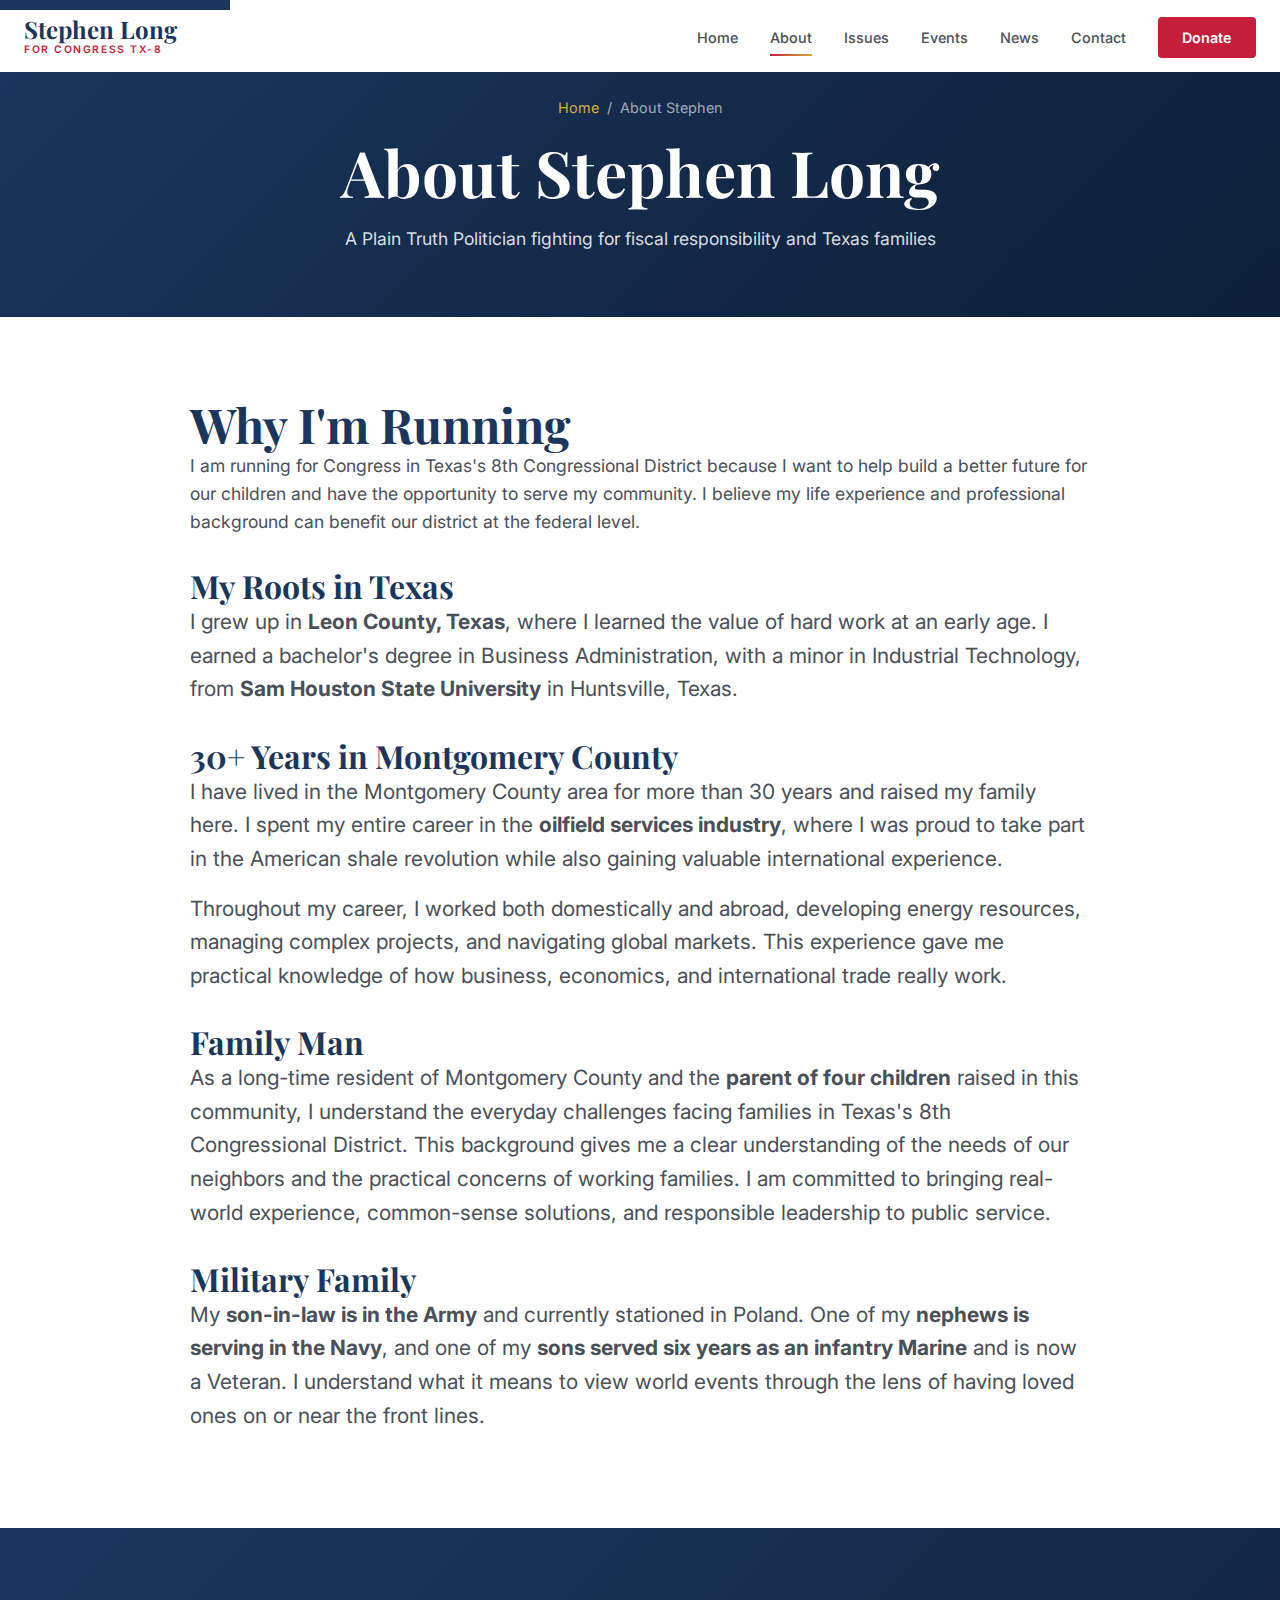
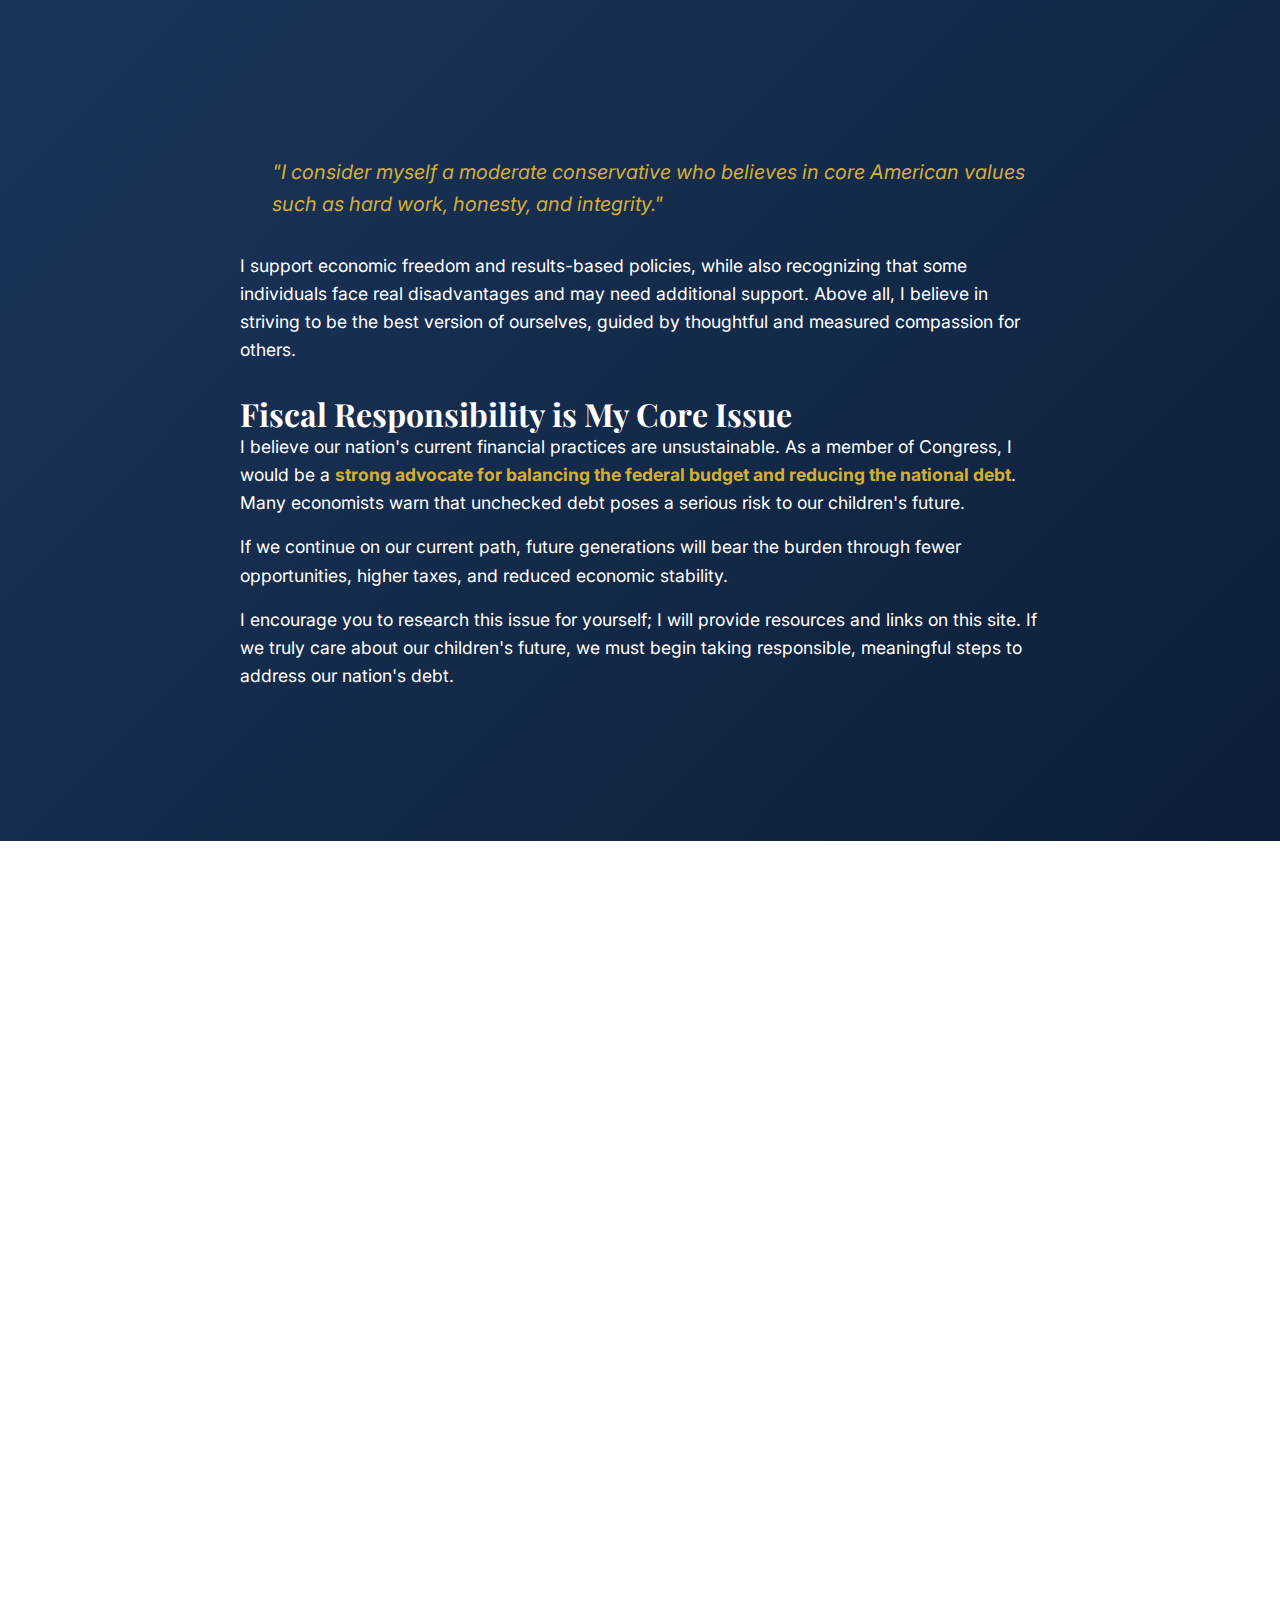
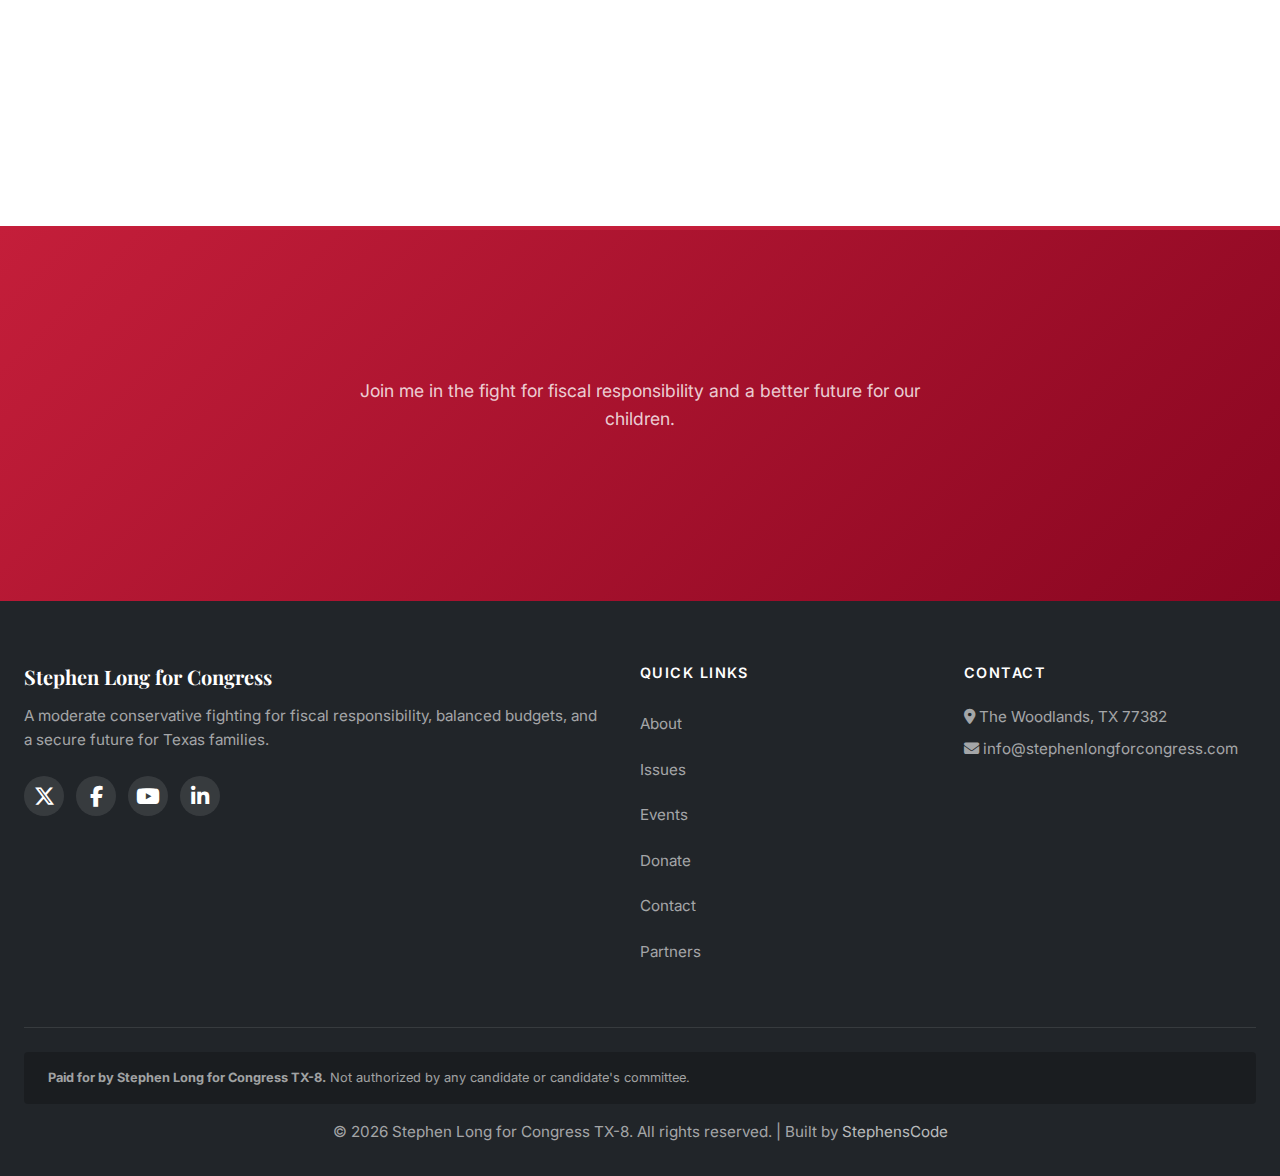
<file: pages/about.html>
<!DOCTYPE html>
<html lang="en">
<head>
  <meta charset="UTF-8">
  <meta name="viewport" content="width=device-width, initial-scale=1.0">

  <!-- Primary Meta Tags -->
  <title>About Stephen Long | Congress TX-8 Candidate | Biography & Background</title>
  <meta name="description" content="Learn about Stephen Long - Montgomery County resident of 30+ years, father of four, oilfield services veteran, and Sam Houston State graduate running for Congress TX-8.">
  <meta name="keywords" content="Stephen Long biography, Congress TX-8 candidate, Montgomery County, The Woodlands, oilfield services, Sam Houston State University, Texas Republican">

  <!-- Open Graph -->
  <meta property="og:title" content="About Stephen Long | Congress TX-8 Candidate">
  <meta property="og:description" content="30+ years in Montgomery County. Father of four. Oilfield industry veteran. Learn why Stephen Long is running for Congress.">
  <meta property="og:url" content="https://stephenlongforcongress.com/pages/about.html">
  <meta property="og:type" content="profile">

  <!-- Canonical -->
  <link rel="canonical" href="https://stephenlongforcongress.com/pages/about.html">

  <!-- Fonts & Icons -->
  <link rel="preconnect" href="https://fonts.googleapis.com">
  <link rel="preconnect" href="https://fonts.gstatic.com" crossorigin>
  <link href="https://fonts.googleapis.com/css2?family=Inter:wght@400;500;600;700&family=Playfair+Display:wght@400;600;700;800&display=swap" rel="stylesheet">
  <link rel="stylesheet" href="https://cdnjs.cloudflare.com/ajax/libs/font-awesome/6.5.1/css/all.min.css">

  <!-- Stylesheet -->
  <link rel="stylesheet" href="../css/styles.css">

  <!-- Schema.org -->
  <script type="application/ld+json">
  {
    "@context": "https://schema.org",
    "@type": "Person",
    "name": "Stephen Long",
    "jobTitle": "Congressional Candidate",
    "alumniOf": {
      "@type": "CollegeOrUniversity",
      "name": "Sam Houston State University"
    },
    "knowsAbout": ["Energy Industry", "Oilfield Services", "Fiscal Policy", "Federal Budget"],
    "homeLocation": {
      "@type": "Place",
      "name": "Montgomery County, Texas"
    }
  }
  </script>

  <style>
    /* Premium About Page Styling */
    .page-header {
      background: linear-gradient(135deg, #1B365D 0%, #0d1f38 100%);
      padding: 6rem 0 4rem;
    }
    .page-header h1 { color: white; }
    .page-header p { color: rgba(255,255,255,0.85); }
    .page-header .breadcrumb a { color: #D4AF37; }
    .page-header .breadcrumb span { color: rgba(255,255,255,0.6); }

    /* Bio Section */
    .about-preview {
      display: grid;
      grid-template-columns: 1fr 1.5fr;
      gap: 4rem;
      align-items: start;
    }
    @media (max-width: 900px) {
      .about-preview { grid-template-columns: 1fr; }
    }
    .about-text h2 {
      color: #C41E3A;
      margin-bottom: 1.5rem;
    }
    .about-text h3 {
      color: #1B365D;
      display: flex;
      align-items: center;
      gap: 0.75rem;
    }
    .about-text h3::before {
      content: '';
      width: 4px;
      height: 24px;
      background: linear-gradient(180deg, #C41E3A 0%, #D4AF37 100%);
      border-radius: 2px;
    }

    /* Philosophy Section */
    .section-alt {
      background: linear-gradient(135deg, #1B365D 0%, #0d1f38 100%);
    }
    .section-alt h2, .section-alt h3, .section-alt p { color: white; }
    .section-alt .section-header p { color: rgba(255,255,255,0.8); }
    .section-alt blockquote {
      color: #D4AF37 !important;
      border-left-color: #D4AF37 !important;
    }
    .section-alt strong { color: #D4AF37; }

    /* Experience Cards */
    .issue-card {
      background: white;
      border-radius: 12px;
      padding: 2rem;
      box-shadow: 0 10px 40px rgba(0,0,0,0.1);
      border-top: 4px solid #C41E3A;
      transition: transform 0.3s ease, box-shadow 0.3s ease;
    }
    .issue-card:hover {
      transform: translateY(-5px);
      box-shadow: 0 15px 50px rgba(0,0,0,0.15);
    }
    .issue-card .issue-icon {
      width: 60px;
      height: 60px;
      background: linear-gradient(135deg, #1B365D 0%, #0d1f38 100%);
      border-radius: 12px;
      display: flex;
      align-items: center;
      justify-content: center;
      margin-bottom: 1.5rem;
    }
    .issue-card .issue-icon i {
      font-size: 1.5rem;
      color: #D4AF37;
    }
    .issue-card h3 {
      color: #1B365D;
      margin-bottom: 1rem;
    }

    /* CTA Section */
    .section-dark.cta-section {
      background: linear-gradient(135deg, #C41E3A 0%, #8a0621 100%);
    }
  </style>
</head>
<body>
  <a href="#main-content" class="skip-link">Skip to main content</a>

  <!-- Header -->
  <header class="header">
    <div class="header-main">
      <a href="../index.html" class="logo">
        <div class="logo-text">
          Stephen Long
          <span>For Congress TX-8</span>
        </div>
      </a>

      <nav class="nav-desktop">
        <ul>
          <li><a href="../index.html">Home</a></li>
          <li><a href="about.html" class="active">About</a></li>
          <li><a href="issues.html">Issues</a></li>
          <li><a href="events.html">Events</a></li>
          <li><a href="news.html">News</a></li>
          <li><a href="contact.html">Contact</a></li>
          <li><a href="donate.html" class="nav-cta">Donate</a></li>
        </ul>
      </nav>

      <button class="nav-toggle" aria-label="Toggle navigation">
        <span></span><span></span><span></span>
      </button>

      <nav class="nav-mobile">
        <ul>
          <li><a href="../index.html">Home</a></li>
          <li><a href="about.html">About</a></li>
          <li><a href="issues.html">Issues</a></li>
          <li><a href="events.html">Events</a></li>
          <li><a href="news.html">News</a></li>
          <li><a href="contact.html">Contact</a></li>
          <li><a href="donate.html" class="nav-cta-mobile">Donate</a></li>
        </ul>
      </nav>
    </div>
  </header>

  <main id="main-content">
    <!-- Page Header -->
    <section class="page-header">
      <div class="container">
        <nav class="breadcrumb" aria-label="Breadcrumb">
          <a href="../index.html">Home</a>
          <span>/</span>
          <span>About Stephen</span>
        </nav>
        <h1>About Stephen Long</h1>
        <p>A Plain Truth Politician fighting for fiscal responsibility and Texas families</p>
      </div>
    </section>

    <!-- Main Bio Section -->
    <section class="section">
      <div class="container">
        <div class="about-text-centered" style="max-width: 900px; margin: 0 auto;">
            <h2>Why I'm Running</h2>
            <p style="font-size: 1.1rem; color: var(--text-dark);">
              I am running for Congress in Texas's 8th Congressional District because I want to help build a better future for our children and have the opportunity to serve my community. I believe my life experience and professional background can benefit our district at the federal level.
            </p>

            <h3 style="margin-top: 2rem;">My Roots in Texas</h3>
            <p>
              I grew up in <strong>Leon County, Texas</strong>, where I learned the value of hard work at an early age. I earned a bachelor's degree in Business Administration, with a minor in Industrial Technology, from <strong>Sam Houston State University</strong> in Huntsville, Texas.
            </p>

            <h3 style="margin-top: 2rem;">30+ Years in Montgomery County</h3>
            <p>
              I have lived in the Montgomery County area for more than 30 years and raised my family here. I spent my entire career in the <strong>oilfield services industry</strong>, where I was proud to take part in the American shale revolution while also gaining valuable international experience.
            </p>
            <p>
              Throughout my career, I worked both domestically and abroad, developing energy resources, managing complex projects, and navigating global markets. This experience gave me practical knowledge of how business, economics, and international trade really work.
            </p>

            <h3 style="margin-top: 2rem;">Family Man</h3>
            <p>
              As a long-time resident of Montgomery County and the <strong>parent of four children</strong> raised in this community, I understand the everyday challenges facing families in Texas's 8th Congressional District. This background gives me a clear understanding of the needs of our neighbors and the practical concerns of working families. I am committed to bringing real-world experience, common-sense solutions, and responsible leadership to public service.
            </p>

            <h3 style="margin-top: 2rem;">Military Family</h3>
            <p>
              My <strong>son-in-law is in the Army</strong> and currently stationed in Poland. One of my <strong>nephews is serving in the Navy</strong>, and one of my <strong>sons served six years as an infantry Marine</strong> and is now a Veteran. I understand what it means to view world events through the lens of having loved ones on or near the front lines.
            </p>
        </div>
      </div>
    </section>

    <!-- Political Philosophy -->
    <section class="section section-alt">
      <div class="container">
        <header class="section-header">
          <h2>My Political Philosophy</h2>
          <p>Moderate conservative values grounded in honesty, integrity, and fiscal responsibility</p>
        </header>

        <div style="max-width: 800px; margin: 0 auto;">
          <blockquote style="font-size: 1.25rem; font-style: italic; color: var(--primary-blue); border-left: 4px solid var(--primary-red); padding-left: 2rem; margin: 2rem 0;">
            "I consider myself a moderate conservative who believes in core American values such as hard work, honesty, and integrity."
          </blockquote>

          <p style="font-size: 1.1rem;">
            I support economic freedom and results-based policies, while also recognizing that some individuals face real disadvantages and may need additional support. Above all, I believe in striving to be the best version of ourselves, guided by thoughtful and measured compassion for others.
          </p>

          <h3 style="margin-top: 2rem;">Fiscal Responsibility is My Core Issue</h3>
          <p style="font-size: 1.1rem;">
            I believe our nation's current financial practices are unsustainable. As a member of Congress, I would be a <strong>strong advocate for balancing the federal budget and reducing the national debt</strong>. Many economists warn that unchecked debt poses a serious risk to our children's future.
          </p>
          <p style="font-size: 1.1rem;">
            If we continue on our current path, future generations will bear the burden through fewer opportunities, higher taxes, and reduced economic stability.
          </p>
          <p style="font-size: 1.1rem;">
            I encourage you to research this issue for yourself; I will provide resources and links on this site. If we truly care about our children's future, we must begin taking responsible, meaningful steps to address our nation's debt.
          </p>

          <div class="text-center mt-4">
            <a href="issues.html" class="btn btn-primary">See All My Positions</a>
          </div>
        </div>
      </div>
    </section>

    <!-- Timeline / Experience -->
    <section class="section">
      <div class="container">
        <header class="section-header">
          <h2>Experience & Background</h2>
          <p>Real-world experience that I'll bring to Congress</p>
        </header>

        <div class="issues-grid" style="max-width: 900px; margin: 0 auto;">
          <div class="issue-card">
            <div class="issue-icon"><i class="fa-solid fa-graduation-cap"></i></div>
            <h3>Education</h3>
            <p><strong>Sam Houston State University</strong><br>
            Bachelor's in Business Administration<br>
            Minor in Industrial Technology</p>
          </div>

          <div class="issue-card">
            <div class="issue-icon"><i class="fa-solid fa-oil-well"></i></div>
            <h3>Career</h3>
            <p><strong>Oilfield Services Industry</strong><br>
            Entire career in energy sector<br>
            Domestic & international experience</p>
          </div>

          <div class="issue-card">
            <div class="issue-icon"><i class="fa-solid fa-globe"></i></div>
            <h3>Global Experience</h3>
            <p>Worked internationally developing energy resources, managing projects, and navigating global markets</p>
          </div>

          <div class="issue-card">
            <div class="issue-icon"><i class="fa-solid fa-house-chimney"></i></div>
            <h3>Community</h3>
            <p><strong>30+ Years</strong> in Montgomery County<br>
            Raised 4 children in this community<br>
            Deep local roots</p>
          </div>

          <div class="issue-card">
            <div class="issue-icon"><i class="fa-solid fa-flag-usa"></i></div>
            <h3>Military Family</h3>
            <p>Son-in-law in Army (Poland)<br>
            Nephew in Navy<br>
            Son - Marine Veteran (6 years)</p>
          </div>

          <div class="issue-card">
            <div class="issue-icon"><i class="fa-solid fa-handshake"></i></div>
            <h3>Values</h3>
            <p>Hard work, honesty, integrity<br>
            Fiscal responsibility<br>
            Common-sense solutions</p>
          </div>
        </div>
      </div>
    </section>

    <!-- Call to Action -->
    <section class="section section-dark cta-section">
      <div class="container">
        <h2>Ready to Make a Difference?</h2>
        <p>Join me in the fight for fiscal responsibility and a better future for our children.</p>
        <div class="cta-buttons">
          <a href="issues.html" class="btn btn-primary">Where I Stand</a>
          <a href="contact.html" class="btn btn-secondary">Contact</a>
        </div>
      </div>
    </section>
  </main>

  <!-- Footer -->
  <footer class="footer">
    <div class="container">
      <div class="footer-grid">
        <div class="footer-about">
          <h3>Stephen Long for Congress</h3>
          <p>A moderate conservative fighting for fiscal responsibility, balanced budgets, and a secure future for Texas families.</p>
          <div class="footer-social">
            <a href="https://x.com/StephenLong3250" target="_blank" rel="noopener" aria-label="X (Twitter)"><i class="fa-brands fa-x-twitter"></i></a>
            <a href="https://www.facebook.com/people/Stephen-Long-for-Congress-TX-8/61585637946937/" target="_blank" rel="noopener" aria-label="Facebook"><i class="fa-brands fa-facebook-f"></i></a>
            <a href="https://www.youtube.com/channel/UCQzmQ2Bd4JKB0kp8Rp1NcuQ" target="_blank" rel="noopener" aria-label="YouTube"><i class="fa-brands fa-youtube"></i></a>
            <a href="https://www.linkedin.com/in/steve-long-3889b430/" target="_blank" rel="noopener" aria-label="LinkedIn"><i class="fa-brands fa-linkedin-in"></i></a>
          </div>
        </div>
        <div class="footer-links">
          <h4>Quick Links</h4>
          <ul>
            <li><a href="about.html">About</a></li>
            <li><a href="issues.html">Issues</a></li>
            <li><a href="events.html">Events</a></li>
            <li><a href="donate.html">Donate</a></li>
            <li><a href="contact.html">Contact</a></li>
          
            <li><a href="partners.html">Partners</a></li>
          </ul>
        </div>
        <div class="footer-contact">
          <h4>Contact</h4>
          <p><i class="fa-solid fa-location-dot"></i> The Woodlands, TX 77382</p>
          <p><i class="fa-solid fa-envelope"></i> info@stephenlongforcongress.com</p>
        </div>
      </div>
      <div class="footer-bottom">
        <div class="footer-disclaimer">
          <p><strong>Paid for by Stephen Long for Congress TX-8.</strong> Not authorized by any candidate or candidate's committee.</p>
        </div>
        <p class="footer-copyright">&copy; 2026 Stephen Long for Congress TX-8. All rights reserved. | Built by <a href="https://stephenscode.dev" target="_blank" rel="noopener" style="color: rgba(255,255,255,0.7);">StephensCode</a></p>
      </div>
    </div>
  </footer>

  <script src="../js/main.js"></script>
</body>
</html>
</file>
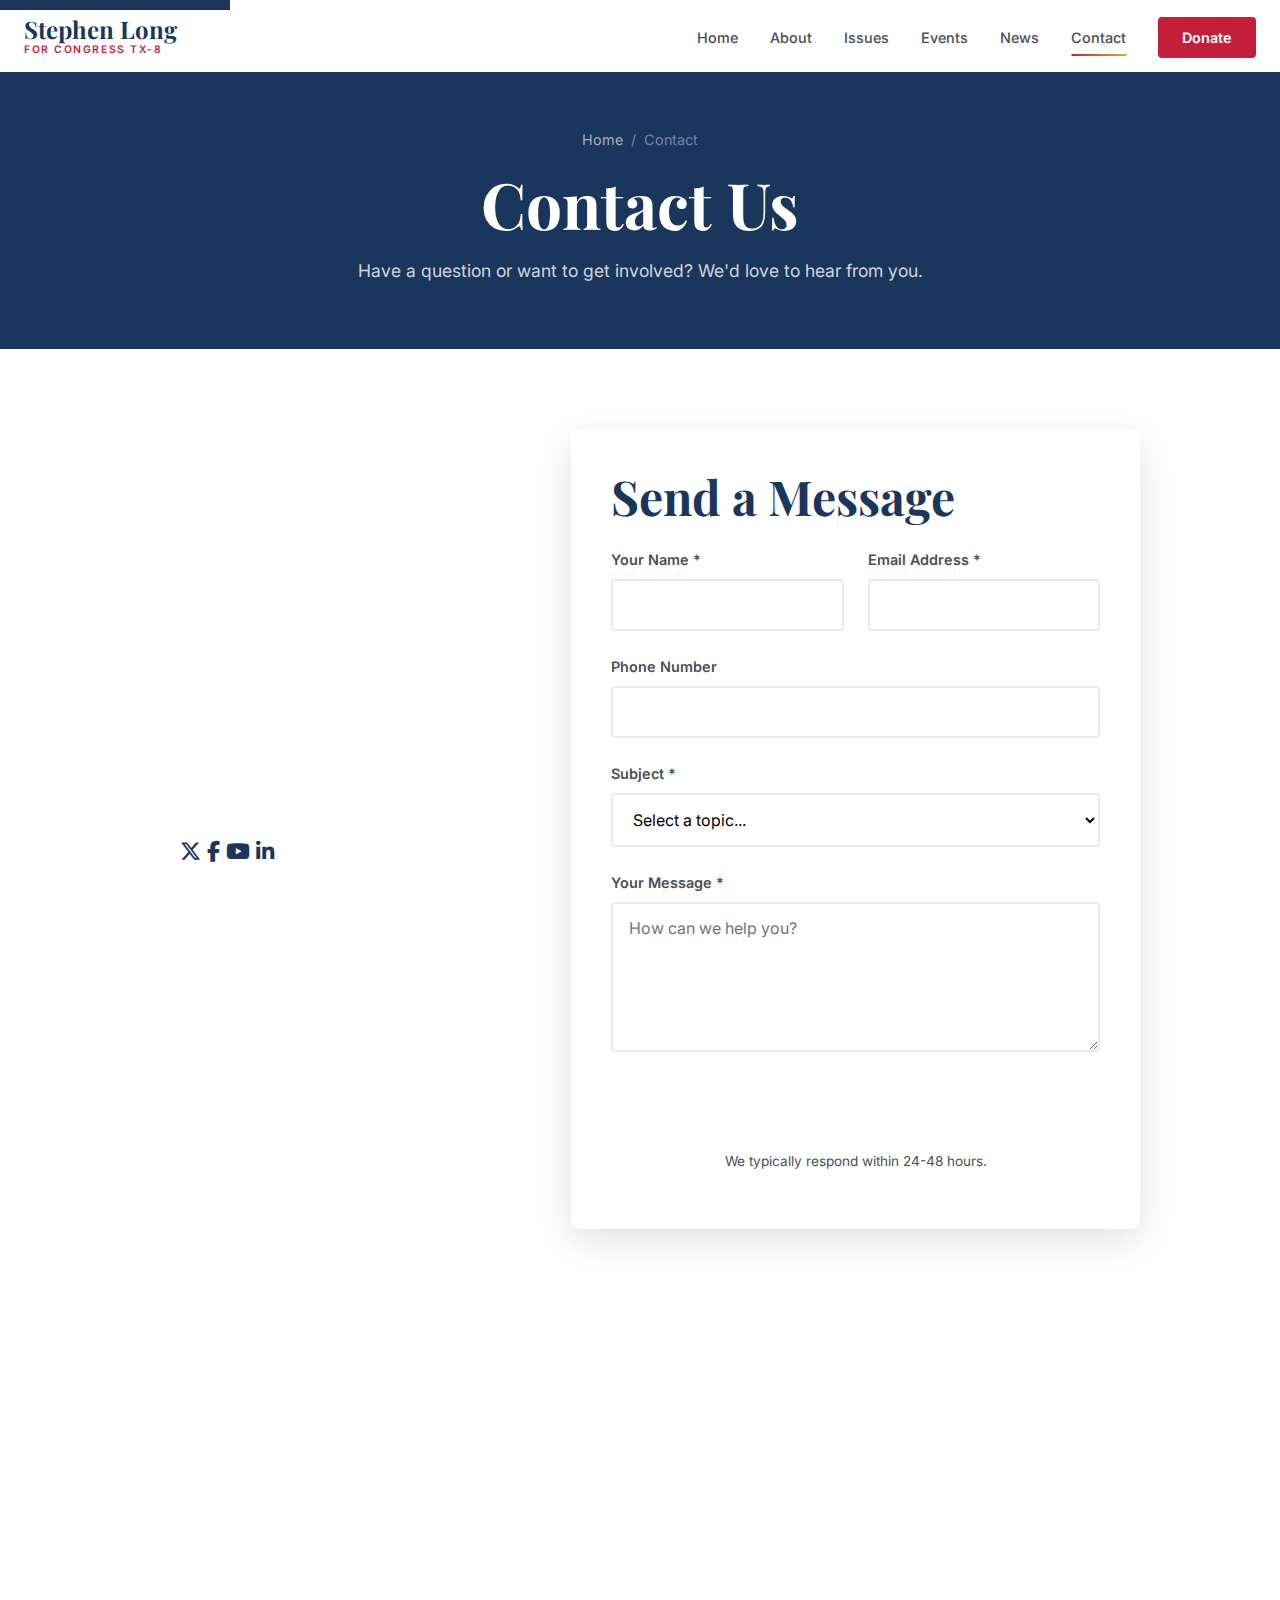
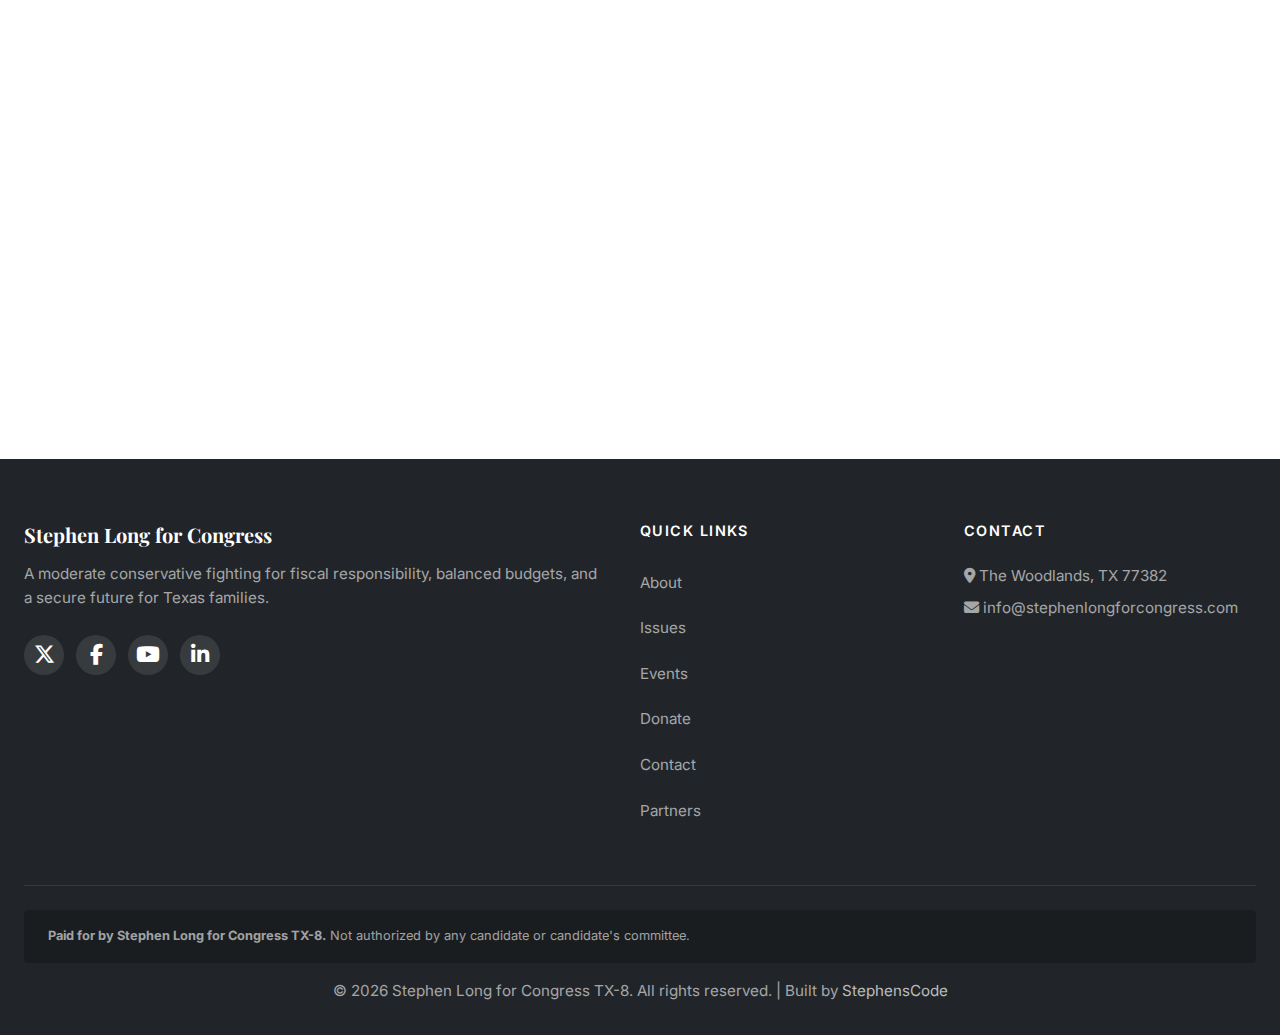
<file: pages/contact.html>
<!DOCTYPE html>
<html lang="en">
<head>
  <meta charset="UTF-8">
  <meta name="viewport" content="width=device-width, initial-scale=1.0">

  <!-- Primary Meta Tags -->
  <title>Contact | Stephen Long for Congress TX-8 | Get in Touch</title>
  <meta name="description" content="Contact Stephen Long's campaign for Congress TX-8. Questions about issues, media inquiries, event requests, or general feedback. We want to hear from you.">
  <meta name="keywords" content="contact Stephen Long, Congress TX-8 contact, campaign contact, Texas District 8, The Woodlands">

  <!-- Open Graph -->
  <meta property="og:title" content="Contact Stephen Long for Congress TX-8">
  <meta property="og:description" content="Get in touch with the campaign. Questions, media inquiries, or feedback welcome.">
  <meta property="og:url" content="https://stephenlongforcongress.com/pages/contact.html">

  <!-- Canonical -->
  <link rel="canonical" href="https://stephenlongforcongress.com/pages/contact.html">

  <!-- Fonts & Icons -->
  <link rel="preconnect" href="https://fonts.googleapis.com">
  <link rel="preconnect" href="https://fonts.gstatic.com" crossorigin>
  <link href="https://fonts.googleapis.com/css2?family=Inter:wght@400;500;600;700&family=Playfair+Display:wght@400;600;700;800&display=swap" rel="stylesheet">
  <link rel="stylesheet" href="https://cdnjs.cloudflare.com/ajax/libs/font-awesome/6.5.1/css/all.min.css">

  <!-- Stylesheet -->
  <link rel="stylesheet" href="../css/styles.css">

  <style>
    .contact-grid {
      display: grid;
      grid-template-columns: 1fr;
      gap: 3rem;
      max-width: 1000px;
      margin: 0 auto;
    }
    @media (min-width: 768px) {
      .contact-grid {
        grid-template-columns: 1fr 1.5fr;
      }
    }
    .contact-info {
      background: var(--primary-blue);
      color: white;
      padding: 2.5rem;
      border-radius: 8px;
      height: fit-content;
    }
    .contact-info h2 {
      color: white;
      margin-bottom: 1.5rem;
    }
    .contact-item {
      display: flex;
      align-items: flex-start;
      gap: 1rem;
      margin-bottom: 1.5rem;
    }
    .contact-item i {
      font-size: 1.25rem;
      margin-top: 0.25rem;
      color: var(--accent-gold);
    }
    .contact-item h4 {
      color: white;
      font-size: 1rem;
      margin-bottom: 0.25rem;
    }
    .contact-item p {
      color: rgba(255,255,255,0.85);
      margin: 0;
      font-size: 0.95rem;
    }
    .contact-item a {
      color: rgba(255,255,255,0.85);
    }
    .contact-item a:hover {
      color: white;
    }
    .contact-form {
      background: white;
      padding: 2.5rem;
      border-radius: 8px;
      box-shadow: var(--shadow-lg);
    }
    .contact-form h2 {
      margin-bottom: 1.5rem;
    }
  </style>
</head>
<body>
  <a href="#main-content" class="skip-link">Skip to main content</a>

  <!-- Header -->
  <header class="header">
    <div class="header-main">
      <a href="../index.html" class="logo">
        <div class="logo-text">
          Stephen Long
          <span>For Congress TX-8</span>
        </div>
      </a>

      <nav class="nav-desktop">
        <ul>
          <li><a href="../index.html">Home</a></li>
          <li><a href="about.html">About</a></li>
          <li><a href="issues.html">Issues</a></li>
          <li><a href="events.html">Events</a></li>
          <li><a href="news.html">News</a></li>
          <li><a href="contact.html" class="active">Contact</a></li>
          <li><a href="donate.html" class="nav-cta">Donate</a></li>
        </ul>
      </nav>

      <button class="nav-toggle" aria-label="Toggle navigation">
        <span></span><span></span><span></span>
      </button>

      <nav class="nav-mobile">
        <ul>
          <li><a href="../index.html">Home</a></li>
          <li><a href="about.html">About</a></li>
          <li><a href="issues.html">Issues</a></li>
          <li><a href="events.html">Events</a></li>
          <li><a href="news.html">News</a></li>
          <li><a href="contact.html">Contact</a></li>
          <li><a href="donate.html" class="nav-cta-mobile">Donate</a></li>
        </ul>
      </nav>
    </div>
  </header>

  <main id="main-content">
    <!-- Page Header -->
    <section class="page-header">
      <div class="container">
        <nav class="breadcrumb">
          <a href="../index.html">Home</a>
          <span>/</span>
          <span>Contact</span>
        </nav>
        <h1>Contact Us</h1>
        <p>Have a question or want to get involved? We'd love to hear from you.</p>
      </div>
    </section>

    <!-- Contact Section -->
    <section class="section">
      <div class="container">
        <div class="contact-grid">
          <!-- Contact Info -->
          <div class="contact-info">
            <h2>Get in Touch</h2>

            <div class="contact-item">
              <i class="fa-solid fa-envelope"></i>
              <div>
                <h4>Email</h4>
                <p><a href="mailto:info@stephenlongforcongress.com">info@stephenlongforcongress.com</a></p>
              </div>
            </div>

            <div class="contact-item">
              <i class="fa-solid fa-location-dot"></i>
              <div>
                <h4>Campaign Office</h4>
                <p>The Woodlands, TX 77382</p>
              </div>
            </div>

            <div class="contact-item">
              <i class="fa-solid fa-newspaper"></i>
              <div>
                <h4>Media Inquiries</h4>
                <p><a href="mailto:press@stephenlongforcongress.com">press@stephenlongforcongress.com</a></p>
              </div>
            </div>

            <hr style="border: none; border-top: 1px solid rgba(255,255,255,0.2); margin: 2rem 0;">

            <h3 style="color: white; font-size: 1rem; margin-bottom: 1rem;">Follow Us</h3>
            <div class="social-links" style="justify-content: flex-start;">
              <a href="https://x.com/StephenLong3250" target="_blank" rel="noopener" class="social-link"><i class="fa-brands fa-x-twitter"></i></a>
              <a href="https://www.facebook.com/people/Stephen-Long-for-Congress-TX-8/61585637946937/" target="_blank" rel="noopener" class="social-link"><i class="fa-brands fa-facebook-f"></i></a>
              <a href="https://www.youtube.com/channel/UCQzmQ2Bd4JKB0kp8Rp1NcuQ" target="_blank" rel="noopener" class="social-link"><i class="fa-brands fa-youtube"></i></a>
              <a href="https://www.linkedin.com/in/steve-long-3889b430/" target="_blank" rel="noopener" class="social-link"><i class="fa-brands fa-linkedin-in"></i></a>
            </div>
          </div>

          <!-- Contact Form -->
          <form class="contact-form" data-validate>
            <h2>Send a Message</h2>

            <div class="form-row">
              <div class="form-group">
                <label for="name">Your Name *</label>
                <input type="text" id="name" name="name" required>
              </div>
              <div class="form-group">
                <label for="email">Email Address *</label>
                <input type="email" id="email" name="email" required>
              </div>
            </div>

            <div class="form-group">
              <label for="phone">Phone Number</label>
              <input type="tel" id="phone" name="phone">
            </div>

            <div class="form-group">
              <label for="subject">Subject *</label>
              <select id="subject" name="subject" required>
                <option value="">Select a topic...</option>
                <option value="general">General Inquiry</option>
                <option value="issues">Question About Issues</option>
                <option value="support">Campaign Support</option>
                <option value="event">Event Request</option>
                <option value="media">Media Inquiry</option>
                <option value="endorsement">Endorsement</option>
                <option value="other">Other</option>
              </select>
            </div>

            <div class="form-group">
              <label for="message">Your Message *</label>
              <textarea id="message" name="message" rows="5" required placeholder="How can we help you?"></textarea>
            </div>

            <button type="submit" class="btn btn-primary" style="width: 100%;">
              <i class="fa-solid fa-paper-plane"></i> Send Message
            </button>

            <p style="text-align: center; font-size: 0.85rem; color: var(--medium-gray); margin-top: 1rem;">
              We typically respond within 24-48 hours.
            </p>
          </form>
        </div>
      </div>
    </section>

    <!-- FAQ Section -->
    <section class="section section-alt">
      <div class="container">
        <header class="section-header">
          <h2>Frequently Asked Questions</h2>
        </header>

        <div class="issues-grid" style="max-width: 900px; margin: 0 auto;">
          <div class="issue-card">
            <h3>When is the primary election?</h3>
            <p>The Republican Primary for Texas District 8 is <strong>March 3, 2026</strong>. Early voting begins in mid-February.</p>
          </div>

          <div class="issue-card">
            <h3>How can I support the campaign?</h3>
            <p>Follow Stephen on <a href="https://x.com/StephenLong3250" target="_blank">social media</a> and share his message with your friends and neighbors.</p>
          </div>

          <div class="issue-card">
            <h3>Where does Stephen stand on...?</h3>
            <p>Check out our comprehensive <a href="issues.html">issues page</a> for Stephen's positions on all major topics.</p>
          </div>

          <div class="issue-card">
            <h3>How can I donate?</h3>
            <p>Stephen's campaign is self-funded and not accepting donations. Visit our <a href="donate.html">support page</a> for other ways to help.</p>
          </div>

          <div class="issue-card">
            <h3>Can Stephen speak at my event?</h3>
            <p>Use the contact form above and select "Event Request" to inquire about having Stephen attend your event.</p>
          </div>

          <div class="issue-card">
            <h3>Am I in Texas District 8?</h3>
            <p>TX-8 includes Montgomery County, parts of Harris County, and surrounding areas. <a href="https://www.house.gov/representatives/find-your-representative" target="_blank">Check your district here</a>.</p>
          </div>
        </div>
      </div>
    </section>
  </main>

  <!-- Footer -->
  <footer class="footer">
    <div class="container">
      <div class="footer-grid">
        <div class="footer-about">
          <h3>Stephen Long for Congress</h3>
          <p>A moderate conservative fighting for fiscal responsibility, balanced budgets, and a secure future for Texas families.</p>
          <div class="footer-social">
            <a href="https://x.com/StephenLong3250" target="_blank" rel="noopener" aria-label="X (Twitter)"><i class="fa-brands fa-x-twitter"></i></a>
            <a href="https://www.facebook.com/people/Stephen-Long-for-Congress-TX-8/61585637946937/" target="_blank" rel="noopener" aria-label="Facebook"><i class="fa-brands fa-facebook-f"></i></a>
            <a href="https://www.youtube.com/channel/UCQzmQ2Bd4JKB0kp8Rp1NcuQ" target="_blank" rel="noopener" aria-label="YouTube"><i class="fa-brands fa-youtube"></i></a>
            <a href="https://www.linkedin.com/in/steve-long-3889b430/" target="_blank" rel="noopener" aria-label="LinkedIn"><i class="fa-brands fa-linkedin-in"></i></a>
          </div>
        </div>
        <div class="footer-links">
          <h4>Quick Links</h4>
          <ul>
            <li><a href="about.html">About</a></li>
            <li><a href="issues.html">Issues</a></li>
            <li><a href="events.html">Events</a></li>
            <li><a href="donate.html">Donate</a></li>
            <li><a href="contact.html">Contact</a></li>
          
            <li><a href="partners.html">Partners</a></li>
          </ul>
        </div>
        <div class="footer-contact">
          <h4>Contact</h4>
          <p><i class="fa-solid fa-location-dot"></i> The Woodlands, TX 77382</p>
          <p><i class="fa-solid fa-envelope"></i> info@stephenlongforcongress.com</p>
        </div>
      </div>
      <div class="footer-bottom">
        <div class="footer-disclaimer">
          <p><strong>Paid for by Stephen Long for Congress TX-8.</strong> Not authorized by any candidate or candidate's committee.</p>
        </div>
        <p class="footer-copyright">&copy; 2026 Stephen Long for Congress TX-8. All rights reserved. | Built by <a href="https://stephenscode.dev" target="_blank" rel="noopener" style="color: rgba(255,255,255,0.7);">StephensCode</a></p>
      </div>
    </div>
  </footer>

  <script src="../js/main.js"></script>
</body>
</html>
</file>
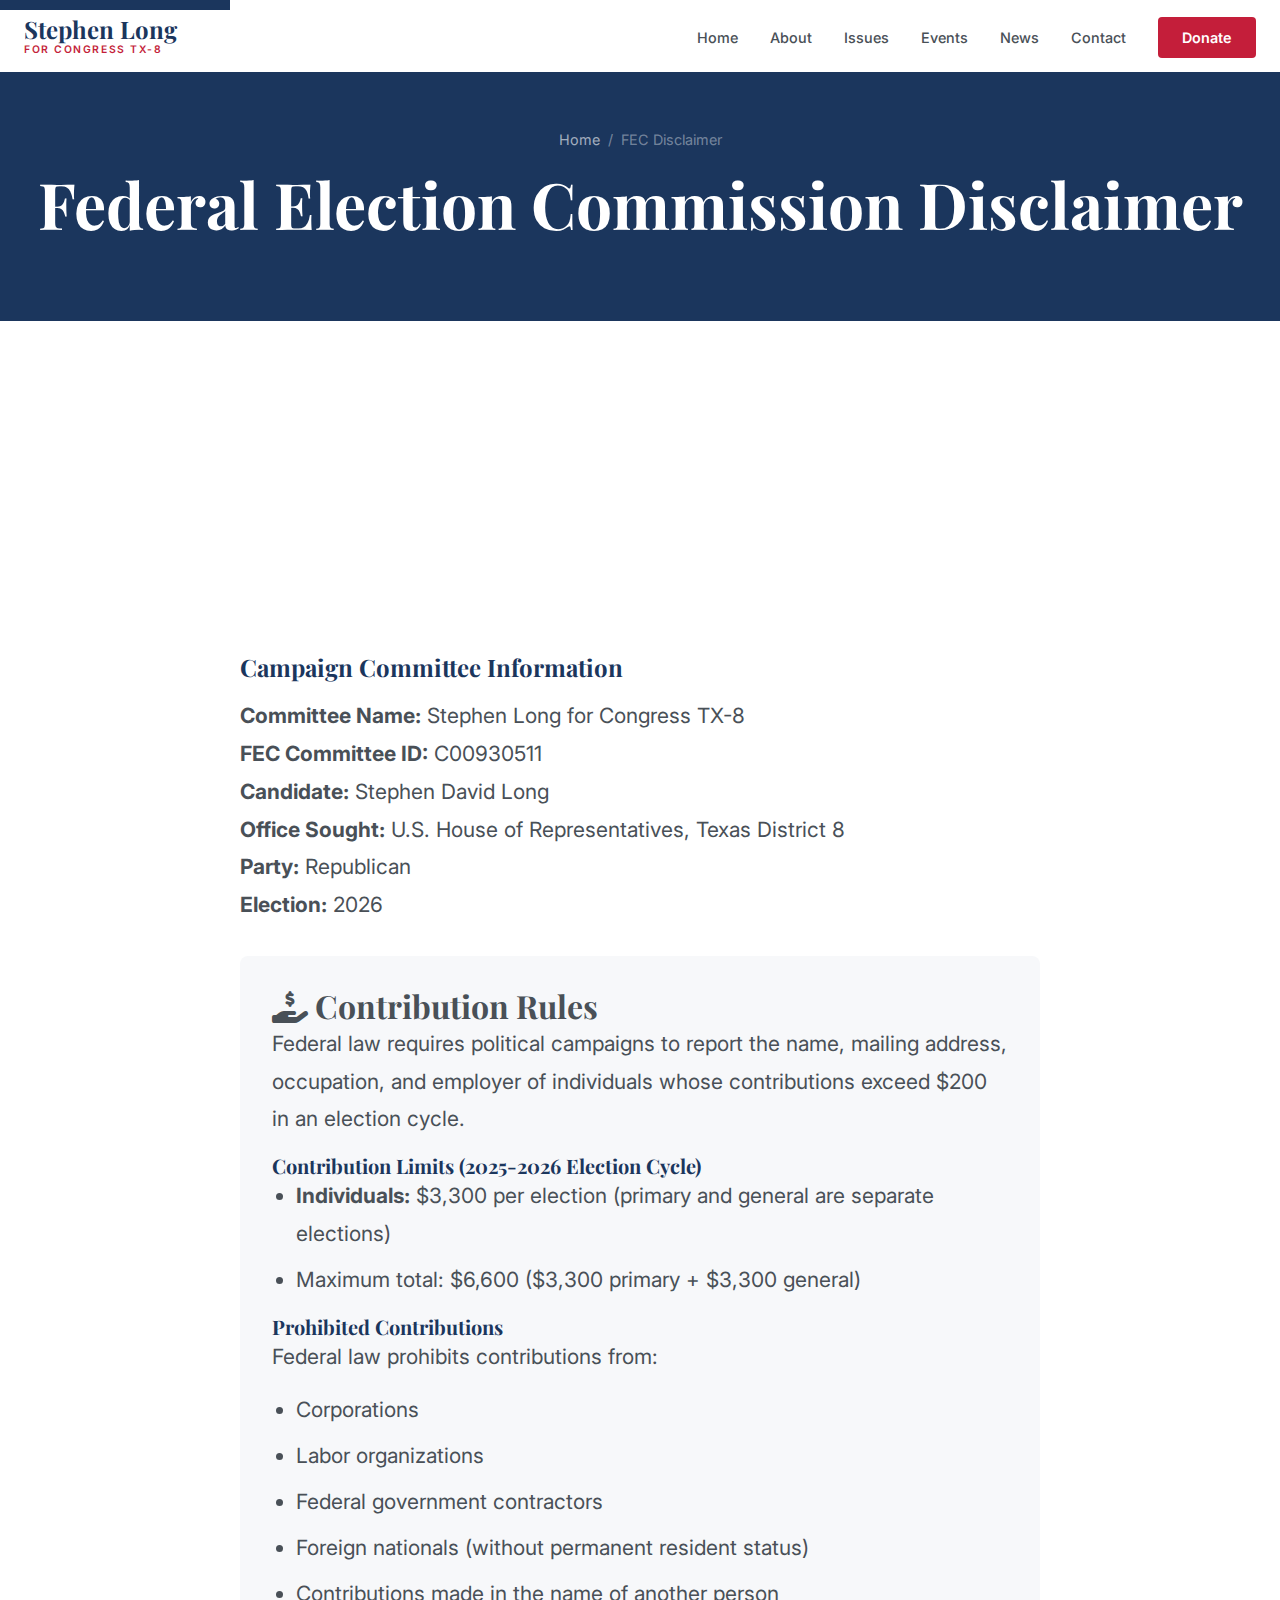
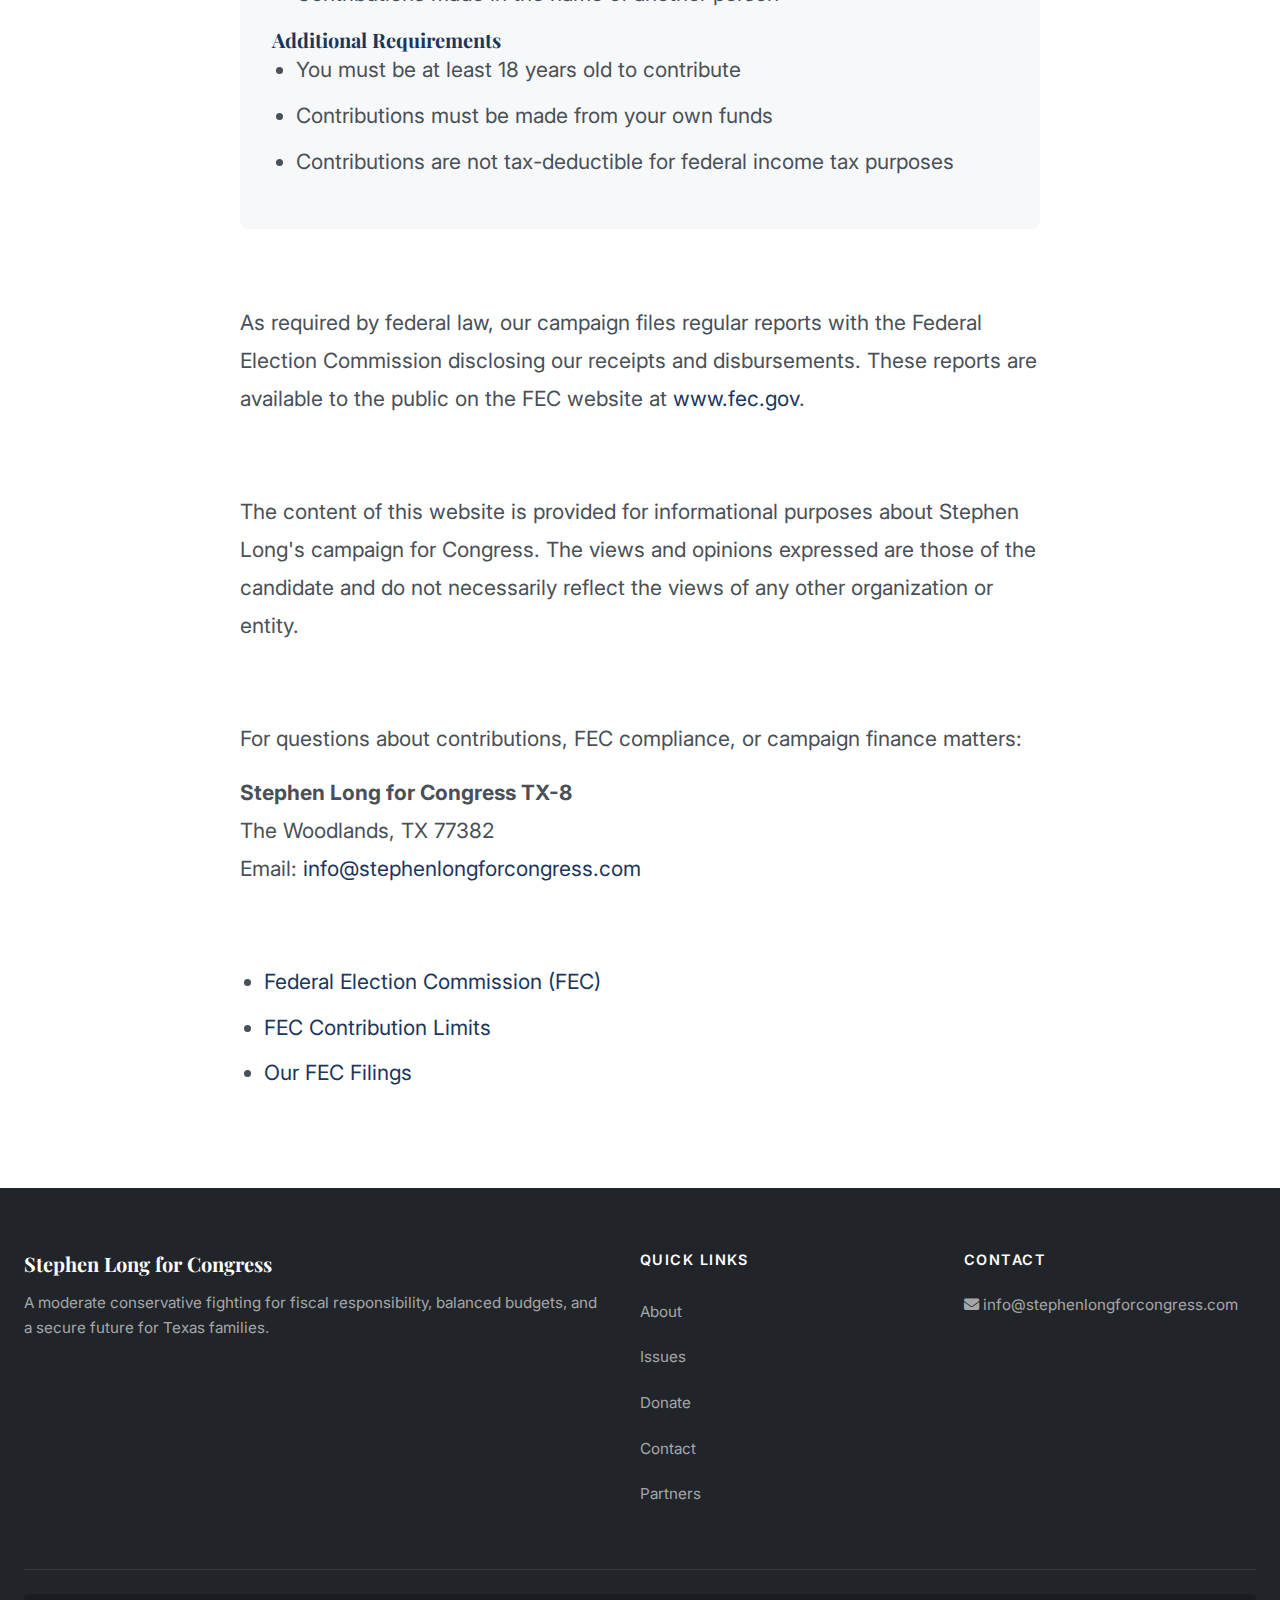
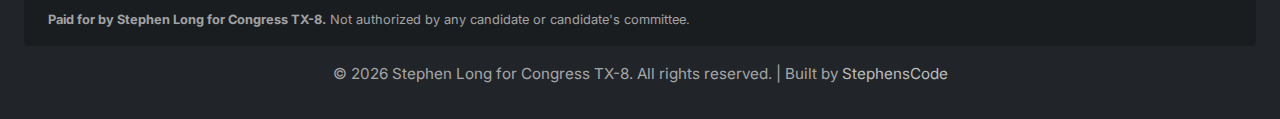
<file: pages/disclaimer.html>
<!DOCTYPE html>
<html lang="en">
<head>
  <meta charset="UTF-8">
  <meta name="viewport" content="width=device-width, initial-scale=1.0">

  <!-- Primary Meta Tags -->
  <title>FEC Disclaimer | Stephen Long for Congress TX-8</title>
  <meta name="description" content="Federal Election Commission disclaimer and legal notices for Stephen Long for Congress TX-8 campaign.">
  <meta name="robots" content="noindex, follow">

  <!-- Canonical -->
  <link rel="canonical" href="https://stephenlongforcongress.com/pages/disclaimer.html">

  <!-- Fonts & Icons -->
  <link rel="preconnect" href="https://fonts.googleapis.com">
  <link rel="preconnect" href="https://fonts.gstatic.com" crossorigin>
  <link href="https://fonts.googleapis.com/css2?family=Inter:wght@400;500;600;700&family=Playfair+Display:wght@400;600;700;800&display=swap" rel="stylesheet">
  <link rel="stylesheet" href="https://cdnjs.cloudflare.com/ajax/libs/font-awesome/6.5.1/css/all.min.css">

  <!-- Stylesheet -->
  <link rel="stylesheet" href="../css/styles.css">

  <style>
    .legal-content {
      max-width: 800px;
      margin: 0 auto;
    }
    .legal-content h2 {
      margin-top: 2rem;
      margin-bottom: 1rem;
      font-size: 1.5rem;
    }
    .legal-content p,
    .legal-content li {
      color: var(--text-light);
      line-height: 1.8;
    }
    .legal-content ul {
      margin-left: 1.5rem;
      margin-bottom: 1rem;
    }
    .legal-content li {
      margin-bottom: 0.5rem;
    }
    .fec-box {
      background: var(--primary-blue);
      color: white;
      padding: 2rem;
      border-radius: 8px;
      margin-bottom: 2rem;
    }
    .fec-box h2 {
      color: white;
      margin-top: 0;
    }
    .fec-box p {
      color: rgba(255,255,255,0.9);
      margin-bottom: 0;
    }
    .contribution-rules {
      background: var(--off-white);
      padding: 2rem;
      border-radius: 8px;
      margin: 2rem 0;
    }
    .contribution-rules h3 {
      margin-top: 0;
      color: var(--primary-blue);
    }
  </style>
</head>
<body>
  <a href="#main-content" class="skip-link">Skip to main content</a>

  <!-- Header -->
  <header class="header">
    <div class="header-main">
      <a href="../index.html" class="logo">
        <div class="logo-text">
          Stephen Long
          <span>For Congress TX-8</span>
        </div>
      </a>

      <nav class="nav-desktop">
        <ul>
          <li><a href="../index.html">Home</a></li>
          <li><a href="about.html">About</a></li>
          <li><a href="issues.html">Issues</a></li>
          <li><a href="events.html">Events</a></li>
          <li><a href="news.html">News</a></li>
          <li><a href="contact.html">Contact</a></li>
          <li><a href="donate.html" class="nav-cta">Donate</a></li>
        </ul>
      </nav>

      <button class="nav-toggle" aria-label="Toggle navigation">
        <span></span><span></span><span></span>
      </button>

      <nav class="nav-mobile">
        <ul>
          <li><a href="../index.html">Home</a></li>
          <li><a href="about.html">About</a></li>
          <li><a href="issues.html">Issues</a></li>
          <li><a href="events.html">Events</a></li>
          <li><a href="news.html">News</a></li>
          <li><a href="contact.html">Contact</a></li>
          <li><a href="donate.html" class="nav-cta-mobile">Donate</a></li>
        </ul>
      </nav>
    </div>
  </header>

  <main id="main-content">
    <!-- Page Header -->
    <section class="page-header">
      <div class="container">
        <nav class="breadcrumb">
          <a href="../index.html">Home</a>
          <span>/</span>
          <span>FEC Disclaimer</span>
        </nav>
        <h1>Federal Election Commission Disclaimer</h1>
      </div>
    </section>

    <!-- Disclaimer Content -->
    <section class="section">
      <div class="container">
        <div class="legal-content">
          <div class="fec-box">
            <h2><i class="fa-solid fa-gavel"></i> Official Disclaimer</h2>
            <p><strong>Paid for by Stephen Long for Congress TX-8.</strong></p>
            <p>FEC Committee ID: C00930511</p>
            <p>Not authorized by any candidate or candidate's committee.</p>
          </div>

          <h2>Campaign Committee Information</h2>
          <p>
            <strong>Committee Name:</strong> Stephen Long for Congress TX-8<br>
            <strong>FEC Committee ID:</strong> C00930511<br>
            <strong>Candidate:</strong> Stephen David Long<br>
            <strong>Office Sought:</strong> U.S. House of Representatives, Texas District 8<br>
            <strong>Party:</strong> Republican<br>
            <strong>Election:</strong> 2026
          </p>

          <div class="contribution-rules">
            <h3><i class="fa-solid fa-hand-holding-dollar"></i> Contribution Rules</h3>
            <p>Federal law requires political campaigns to report the name, mailing address, occupation, and employer of individuals whose contributions exceed $200 in an election cycle.</p>

            <h4>Contribution Limits (2025-2026 Election Cycle)</h4>
            <ul>
              <li><strong>Individuals:</strong> $3,300 per election (primary and general are separate elections)</li>
              <li>Maximum total: $6,600 ($3,300 primary + $3,300 general)</li>
            </ul>

            <h4>Prohibited Contributions</h4>
            <p>Federal law prohibits contributions from:</p>
            <ul>
              <li>Corporations</li>
              <li>Labor organizations</li>
              <li>Federal government contractors</li>
              <li>Foreign nationals (without permanent resident status)</li>
              <li>Contributions made in the name of another person</li>
            </ul>

            <h4>Additional Requirements</h4>
            <ul>
              <li>You must be at least 18 years old to contribute</li>
              <li>Contributions must be made from your own funds</li>
              <li>Contributions are not tax-deductible for federal income tax purposes</li>
            </ul>
          </div>

          <h2>Reporting and Disclosure</h2>
          <p>As required by federal law, our campaign files regular reports with the Federal Election Commission disclosing our receipts and disbursements. These reports are available to the public on the FEC website at <a href="https://www.fec.gov" target="_blank" rel="noopener">www.fec.gov</a>.</p>

          <h2>Website Content</h2>
          <p>The content of this website is provided for informational purposes about Stephen Long's campaign for Congress. The views and opinions expressed are those of the candidate and do not necessarily reflect the views of any other organization or entity.</p>

          <h2>Contact Information</h2>
          <p>For questions about contributions, FEC compliance, or campaign finance matters:</p>
          <p>
            <strong>Stephen Long for Congress TX-8</strong><br>
            The Woodlands, TX 77382<br>
            Email: <a href="mailto:info@stephenlongforcongress.com">info@stephenlongforcongress.com</a>
          </p>

          <h2>Additional Resources</h2>
          <ul>
            <li><a href="https://www.fec.gov" target="_blank" rel="noopener">Federal Election Commission (FEC)</a></li>
            <li><a href="https://www.fec.gov/help-candidates-and-committees/candidate-taking-receipts/contribution-limits/" target="_blank" rel="noopener">FEC Contribution Limits</a></li>
            <li><a href="https://www.fec.gov/data/committee/C00930511/" target="_blank" rel="noopener">Our FEC Filings</a></li>
          </ul>
        </div>
      </div>
    </section>
  </main>

  <!-- Footer -->
  <footer class="footer">
    <div class="container">
      <div class="footer-grid">
        <div class="footer-about">
          <h3>Stephen Long for Congress</h3>
          <p>A moderate conservative fighting for fiscal responsibility, balanced budgets, and a secure future for Texas families.</p>
        </div>
        <div class="footer-links">
          <h4>Quick Links</h4>
          <ul>
            <li><a href="about.html">About</a></li>
            <li><a href="issues.html">Issues</a></li>
            <li><a href="donate.html">Donate</a></li>
            <li><a href="contact.html">Contact</a></li>
          
            <li><a href="partners.html">Partners</a></li>
          </ul>
        </div>
        <div class="footer-contact">
          <h4>Contact</h4>
          <p><i class="fa-solid fa-envelope"></i> info@stephenlongforcongress.com</p>
        </div>
      </div>
      <div class="footer-bottom">
        <div class="footer-disclaimer">
          <p><strong>Paid for by Stephen Long for Congress TX-8.</strong> Not authorized by any candidate or candidate's committee.</p>
        </div>
        <p class="footer-copyright">&copy; 2026 Stephen Long for Congress TX-8. All rights reserved. | Built by <a href="https://stephenscode.dev" target="_blank" rel="noopener" style="color: rgba(255,255,255,0.7);">StephensCode</a></p>
      </div>
    </div>
  </footer>

  <script src="../js/main.js"></script>
</body>
</html>
</file>
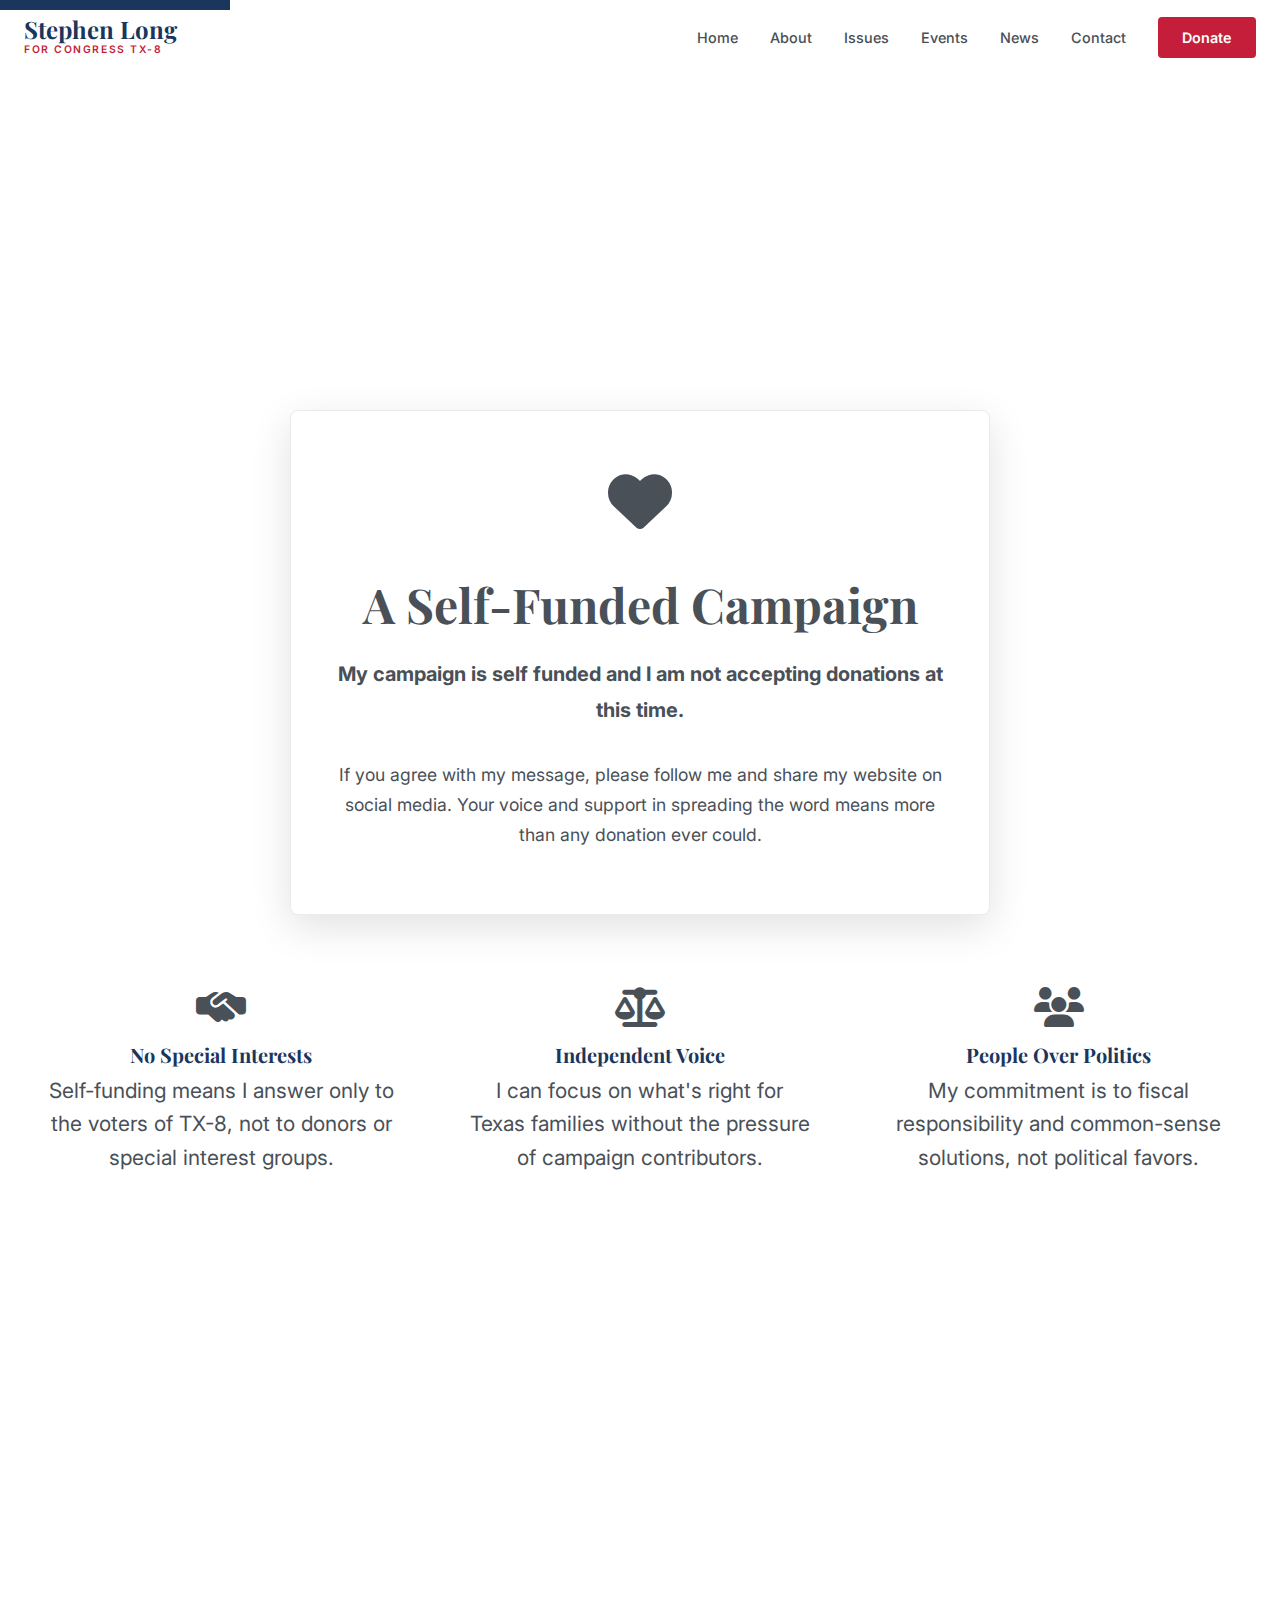
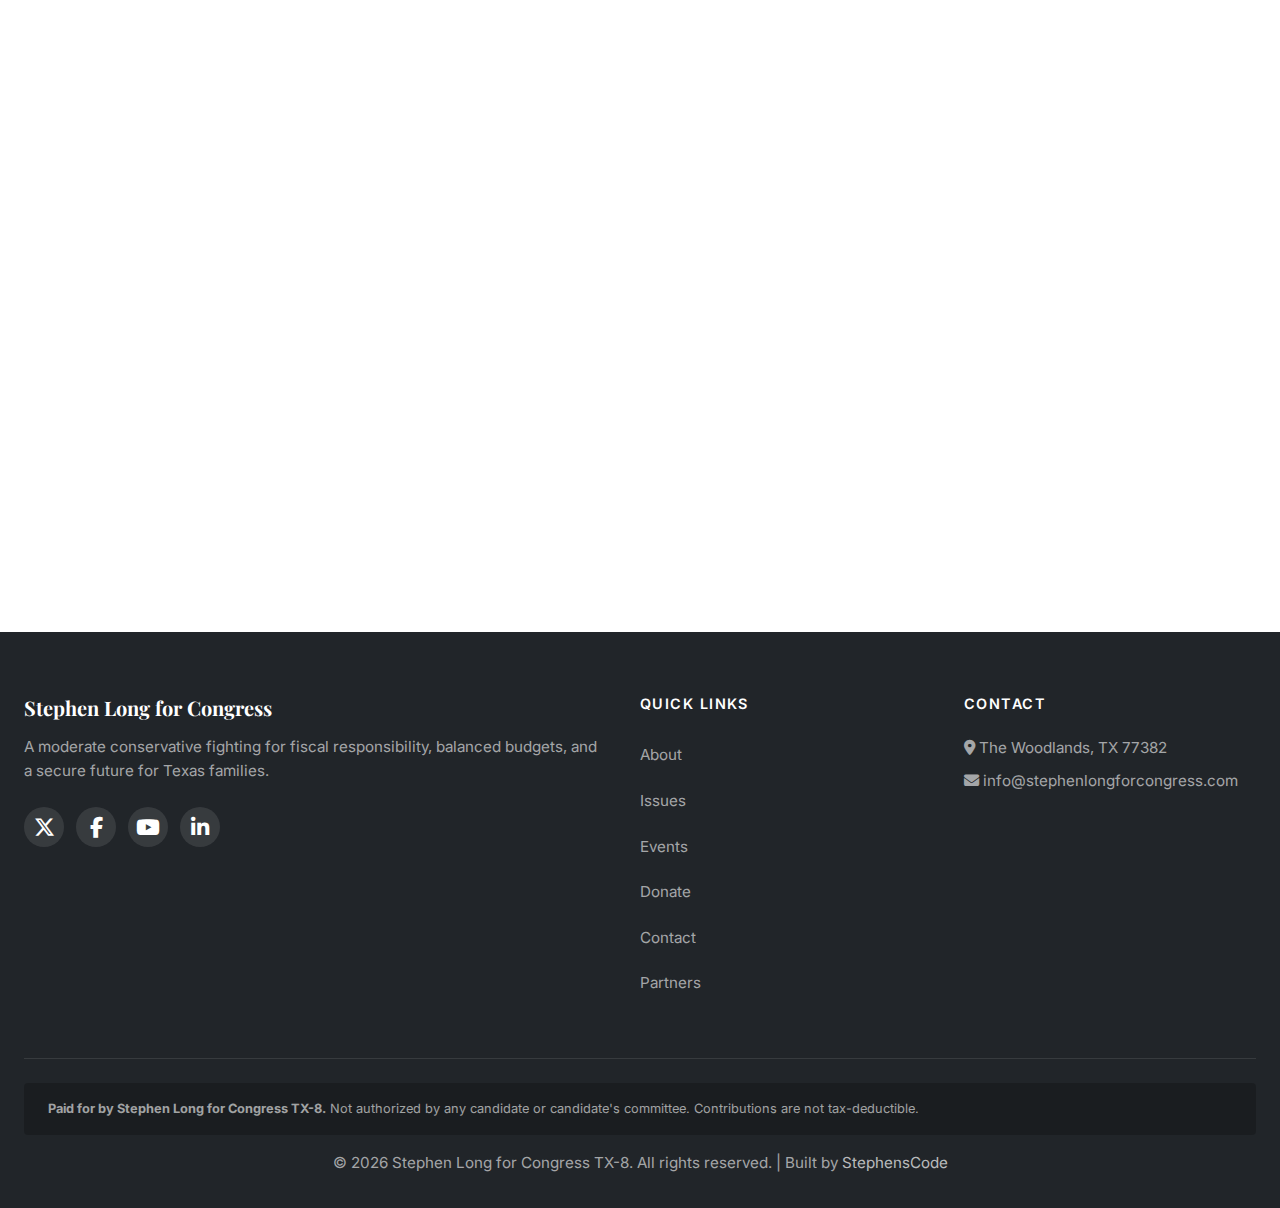
<file: pages/donate.html>
<!DOCTYPE html>
<html lang="en">
<head>
  <meta charset="UTF-8">
  <meta name="viewport" content="width=device-width, initial-scale=1.0">

  <!-- Primary Meta Tags -->
  <title>Donate | Stephen Long for Congress TX-8 | Support Fiscal Responsibility</title>
  <meta name="description" content="Support Stephen Long's campaign for Congress TX-8. Your contribution helps fight for fiscal responsibility and a better future for Texas families. Donate today.">
  <meta name="keywords" content="donate Stephen Long, Congress TX-8 donation, campaign contribution, support fiscal responsibility, Texas Republican donate">

  <!-- Open Graph -->
  <meta property="og:title" content="Donate to Stephen Long for Congress TX-8">
  <meta property="og:description" content="Support the fight for fiscal responsibility. Every contribution helps send a Plain Truth Politician to Washington.">
  <meta property="og:url" content="https://stephenlongforcongress.com/pages/donate.html">

  <!-- Canonical -->
  <link rel="canonical" href="https://stephenlongforcongress.com/pages/donate.html">

  <!-- Fonts & Icons -->
  <link rel="preconnect" href="https://fonts.googleapis.com">
  <link rel="preconnect" href="https://fonts.gstatic.com" crossorigin>
  <link href="https://fonts.googleapis.com/css2?family=Inter:wght@400;500;600;700&family=Playfair+Display:wght@400;600;700;800&display=swap" rel="stylesheet">
  <link rel="stylesheet" href="https://cdnjs.cloudflare.com/ajax/libs/font-awesome/6.5.1/css/all.min.css">

  <!-- Stylesheet -->
  <link rel="stylesheet" href="../css/styles.css">

  <style>
    .donate-hero {
      background: linear-gradient(135deg, var(--primary-red) 0%, #8a0621 100%);
      color: white;
      padding: 8rem 0 4rem;
      text-align: center;
    }
    .donate-hero h1 {
      color: white;
    }
    .donate-options {
      display: grid;
      grid-template-columns: 1fr;
      gap: 2rem;
      max-width: 900px;
      margin: 0 auto;
    }
    @media (min-width: 768px) {
      .donate-options {
        grid-template-columns: 1fr 1fr;
      }
    }
    .donate-card {
      background: white;
      border-radius: 8px;
      padding: 2.5rem;
      box-shadow: var(--shadow-lg);
      text-align: center;
    }
    .donate-card h3 {
      margin-bottom: 1rem;
    }
    .donate-card p {
      margin-bottom: 1.5rem;
    }
    .qr-placeholder {
      width: 200px;
      height: 200px;
      background: var(--off-white);
      border: 2px dashed var(--light-gray);
      margin: 1.5rem auto;
      display: flex;
      align-items: center;
      justify-content: center;
      border-radius: 8px;
      color: var(--medium-gray);
      font-size: 0.9rem;
    }
    .amount-buttons {
      display: grid;
      grid-template-columns: repeat(3, 1fr);
      gap: 0.75rem;
      margin: 1.5rem 0;
    }
    .amount-btn {
      padding: 1rem;
      border: 2px solid var(--primary-blue);
      background: white;
      color: var(--primary-blue);
      font-weight: 600;
      font-size: 1.1rem;
      border-radius: 4px;
      cursor: pointer;
      transition: var(--transition);
    }
    .amount-btn:hover,
    .amount-btn.active {
      background: var(--primary-blue);
      color: white;
    }
    .custom-amount {
      margin: 1rem 0;
    }
    .custom-amount input {
      width: 100%;
      padding: 1rem;
      font-size: 1.1rem;
      border: 2px solid var(--light-gray);
      border-radius: 4px;
      text-align: center;
    }
    .fec-notice {
      background: var(--off-white);
      padding: 1.5rem;
      border-radius: 8px;
      margin-top: 3rem;
      font-size: 0.9rem;
    }
    .fec-notice h4 {
      margin-bottom: 1rem;
      color: var(--primary-blue);
    }
    .fec-notice ul {
      text-align: left;
      padding-left: 1.5rem;
      margin: 0;
    }
    .fec-notice li {
      margin-bottom: 0.5rem;
      color: var(--text-light);
    }
    .why-donate {
      display: grid;
      grid-template-columns: repeat(auto-fit, minmax(250px, 1fr));
      gap: 1.5rem;
      margin-top: 3rem;
    }
    .why-item {
      text-align: center;
      padding: 1.5rem;
    }
    .why-item i {
      font-size: 2.5rem;
      color: var(--primary-red);
      margin-bottom: 1rem;
    }
    .why-item h4 {
      margin-bottom: 0.5rem;
    }
  </style>
</head>
<body>
  <a href="#main-content" class="skip-link">Skip to main content</a>

  <!-- Header -->
  <header class="header">
    <div class="header-main">
      <a href="../index.html" class="logo">
        <div class="logo-text">
          Stephen Long
          <span>For Congress TX-8</span>
        </div>
      </a>

      <nav class="nav-desktop">
        <ul>
          <li><a href="../index.html">Home</a></li>
          <li><a href="about.html">About</a></li>
          <li><a href="issues.html">Issues</a></li>
          <li><a href="events.html">Events</a></li>
          <li><a href="news.html">News</a></li>
          <li><a href="contact.html">Contact</a></li>
          <li><a href="donate.html" class="nav-cta active">Donate</a></li>
        </ul>
      </nav>

      <button class="nav-toggle" aria-label="Toggle navigation">
        <span></span><span></span><span></span>
      </button>

      <nav class="nav-mobile">
        <ul>
          <li><a href="../index.html">Home</a></li>
          <li><a href="about.html">About</a></li>
          <li><a href="issues.html">Issues</a></li>
          <li><a href="events.html">Events</a></li>
          <li><a href="news.html">News</a></li>
          <li><a href="contact.html">Contact</a></li>
          <li><a href="donate.html" class="nav-cta-mobile">Donate</a></li>
        </ul>
      </nav>
    </div>
  </header>

  <main id="main-content">
    <!-- Page Header -->
    <section class="donate-hero">
      <div class="container">
        <h1>Support the Campaign</h1>
        <p style="font-size: 1.25rem; opacity: 0.95; max-width: 600px; margin: 0 auto;">
          Thank you for your interest in supporting our campaign for fiscal responsibility and a better future for Texas families.
        </p>
      </div>
    </section>

    <!-- Self-Funded Message -->
    <section class="section">
      <div class="container">
        <div class="donate-card" style="max-width: 700px; margin: 0 auto; text-align: center;">
          <div style="font-size: 4rem; color: var(--primary-red); margin-bottom: 1.5rem;">
            <i class="fa-solid fa-heart"></i>
          </div>
          <h2 style="color: var(--primary-blue); margin-bottom: 1.5rem;">A Self-Funded Campaign</h2>
          <p style="font-size: 1.25rem; line-height: 1.8; margin-bottom: 2rem;">
            <strong>My campaign is self funded and I am not accepting donations at this time.</strong>
          </p>
          <p style="font-size: 1.1rem; line-height: 1.7; color: var(--text-light);">
            If you agree with my message, please follow me and share my website on social media. Your voice and support in spreading the word means more than any donation ever could.
          </p>
        </div>

        <!-- Why This Matters -->
        <div class="why-donate" style="margin-top: 3rem;">
          <div class="why-item">
            <i class="fa-solid fa-handshake-simple"></i>
            <h4>No Special Interests</h4>
            <p>Self-funding means I answer only to the voters of TX-8, not to donors or special interest groups.</p>
          </div>
          <div class="why-item">
            <i class="fa-solid fa-scale-balanced"></i>
            <h4>Independent Voice</h4>
            <p>I can focus on what's right for Texas families without the pressure of campaign contributors.</p>
          </div>
          <div class="why-item">
            <i class="fa-solid fa-users"></i>
            <h4>People Over Politics</h4>
            <p>My commitment is to fiscal responsibility and common-sense solutions, not political favors.</p>
          </div>
        </div>
      </div>
    </section>

    <!-- How to Support -->
    <section class="section section-alt">
      <div class="container">
        <header class="section-header">
          <h2>How You Can Help</h2>
          <p>Your support through engagement and sharing is invaluable to our campaign.</p>
        </header>

        <div class="issues-grid" style="max-width: 900px; margin: 0 auto;">
          <div class="issue-card">
            <div class="issue-icon"><i class="fa-brands fa-x-twitter"></i></div>
            <h3>Follow on X</h3>
            <p>Stay updated on campaign news and join the conversation about the issues that matter.</p>
            <a href="https://x.com/StephenLong3250" target="_blank" class="issue-link">Follow @StephenLong3250 <i class="fa-solid fa-arrow-right"></i></a>
          </div>

          <div class="issue-card">
            <div class="issue-icon"><i class="fa-brands fa-facebook-f"></i></div>
            <h3>Like on Facebook</h3>
            <p>Connect with our community and share updates with your friends and family.</p>
            <a href="https://www.facebook.com/people/Stephen-Long-for-Congress-TX-8/61585637946937/" target="_blank" class="issue-link">Follow on Facebook <i class="fa-solid fa-arrow-right"></i></a>
          </div>

          <div class="issue-card">
            <div class="issue-icon"><i class="fa-solid fa-share-nodes"></i></div>
            <h3>Share the Website</h3>
            <p>Help spread the message by sharing stephenlongforcongress.com with others.</p>
            <a href="../index.html" class="issue-link">Visit Homepage <i class="fa-solid fa-arrow-right"></i></a>
          </div>

          <div class="issue-card">
            <div class="issue-icon"><i class="fa-solid fa-comments"></i></div>
            <h3>Talk to Your Neighbors</h3>
            <p>Word of mouth is powerful. Share Stephen's message of fiscal responsibility.</p>
            <a href="issues.html" class="issue-link">Learn the Issues <i class="fa-solid fa-arrow-right"></i></a>
          </div>

          <div class="issue-card">
            <div class="issue-icon"><i class="fa-brands fa-youtube"></i></div>
            <h3>Subscribe on YouTube</h3>
            <p>Watch videos about the campaign and subscribe to stay informed.</p>
            <a href="https://www.youtube.com/channel/UCQzmQ2Bd4JKB0kp8Rp1NcuQ" target="_blank" class="issue-link">Subscribe <i class="fa-solid fa-arrow-right"></i></a>
          </div>

          <div class="issue-card">
            <div class="issue-icon"><i class="fa-solid fa-envelope"></i></div>
            <h3>Get in Touch</h3>
            <p>Have questions or want to share your thoughts? We'd love to hear from you.</p>
            <a href="contact.html" class="issue-link">Contact Us <i class="fa-solid fa-arrow-right"></i></a>
          </div>
        </div>
      </div>
    </section>
  </main>

  <!-- Footer -->
  <footer class="footer">
    <div class="container">
      <div class="footer-grid">
        <div class="footer-about">
          <h3>Stephen Long for Congress</h3>
          <p>A moderate conservative fighting for fiscal responsibility, balanced budgets, and a secure future for Texas families.</p>
          <div class="footer-social">
            <a href="https://x.com/StephenLong3250" target="_blank" rel="noopener" aria-label="X (Twitter)"><i class="fa-brands fa-x-twitter"></i></a>
            <a href="https://www.facebook.com/people/Stephen-Long-for-Congress-TX-8/61585637946937/" target="_blank" rel="noopener" aria-label="Facebook"><i class="fa-brands fa-facebook-f"></i></a>
            <a href="https://www.youtube.com/channel/UCQzmQ2Bd4JKB0kp8Rp1NcuQ" target="_blank" rel="noopener" aria-label="YouTube"><i class="fa-brands fa-youtube"></i></a>
            <a href="https://www.linkedin.com/in/steve-long-3889b430/" target="_blank" rel="noopener" aria-label="LinkedIn"><i class="fa-brands fa-linkedin-in"></i></a>
          </div>
        </div>
        <div class="footer-links">
          <h4>Quick Links</h4>
          <ul>
            <li><a href="about.html">About</a></li>
            <li><a href="issues.html">Issues</a></li>
            <li><a href="events.html">Events</a></li>
            <li><a href="donate.html">Donate</a></li>
            <li><a href="contact.html">Contact</a></li>
          
            <li><a href="partners.html">Partners</a></li>
          </ul>
        </div>
        <div class="footer-contact">
          <h4>Contact</h4>
          <p><i class="fa-solid fa-location-dot"></i> The Woodlands, TX 77382</p>
          <p><i class="fa-solid fa-envelope"></i> info@stephenlongforcongress.com</p>
        </div>
      </div>
      <div class="footer-bottom">
        <div class="footer-disclaimer">
          <p><strong>Paid for by Stephen Long for Congress TX-8.</strong> Not authorized by any candidate or candidate's committee. Contributions are not tax-deductible.</p>
        </div>
        <p class="footer-copyright">&copy; 2026 Stephen Long for Congress TX-8. All rights reserved. | Built by <a href="https://stephenscode.dev" target="_blank" rel="noopener" style="color: rgba(255,255,255,0.7);">StephensCode</a></p>
      </div>
    </div>
  </footer>

  <script src="../js/main.js"></script>
  <script>
    // Amount button functionality
    document.querySelectorAll('.amount-btn').forEach(btn => {
      btn.addEventListener('click', function() {
        document.querySelectorAll('.amount-btn').forEach(b => b.classList.remove('active'));
        this.classList.add('active');
        document.getElementById('custom-amount').value = '';
      });
    });

    document.getElementById('custom-amount').addEventListener('focus', function() {
      document.querySelectorAll('.amount-btn').forEach(b => b.classList.remove('active'));
    });
  </script>
</body>
</html>
</file>
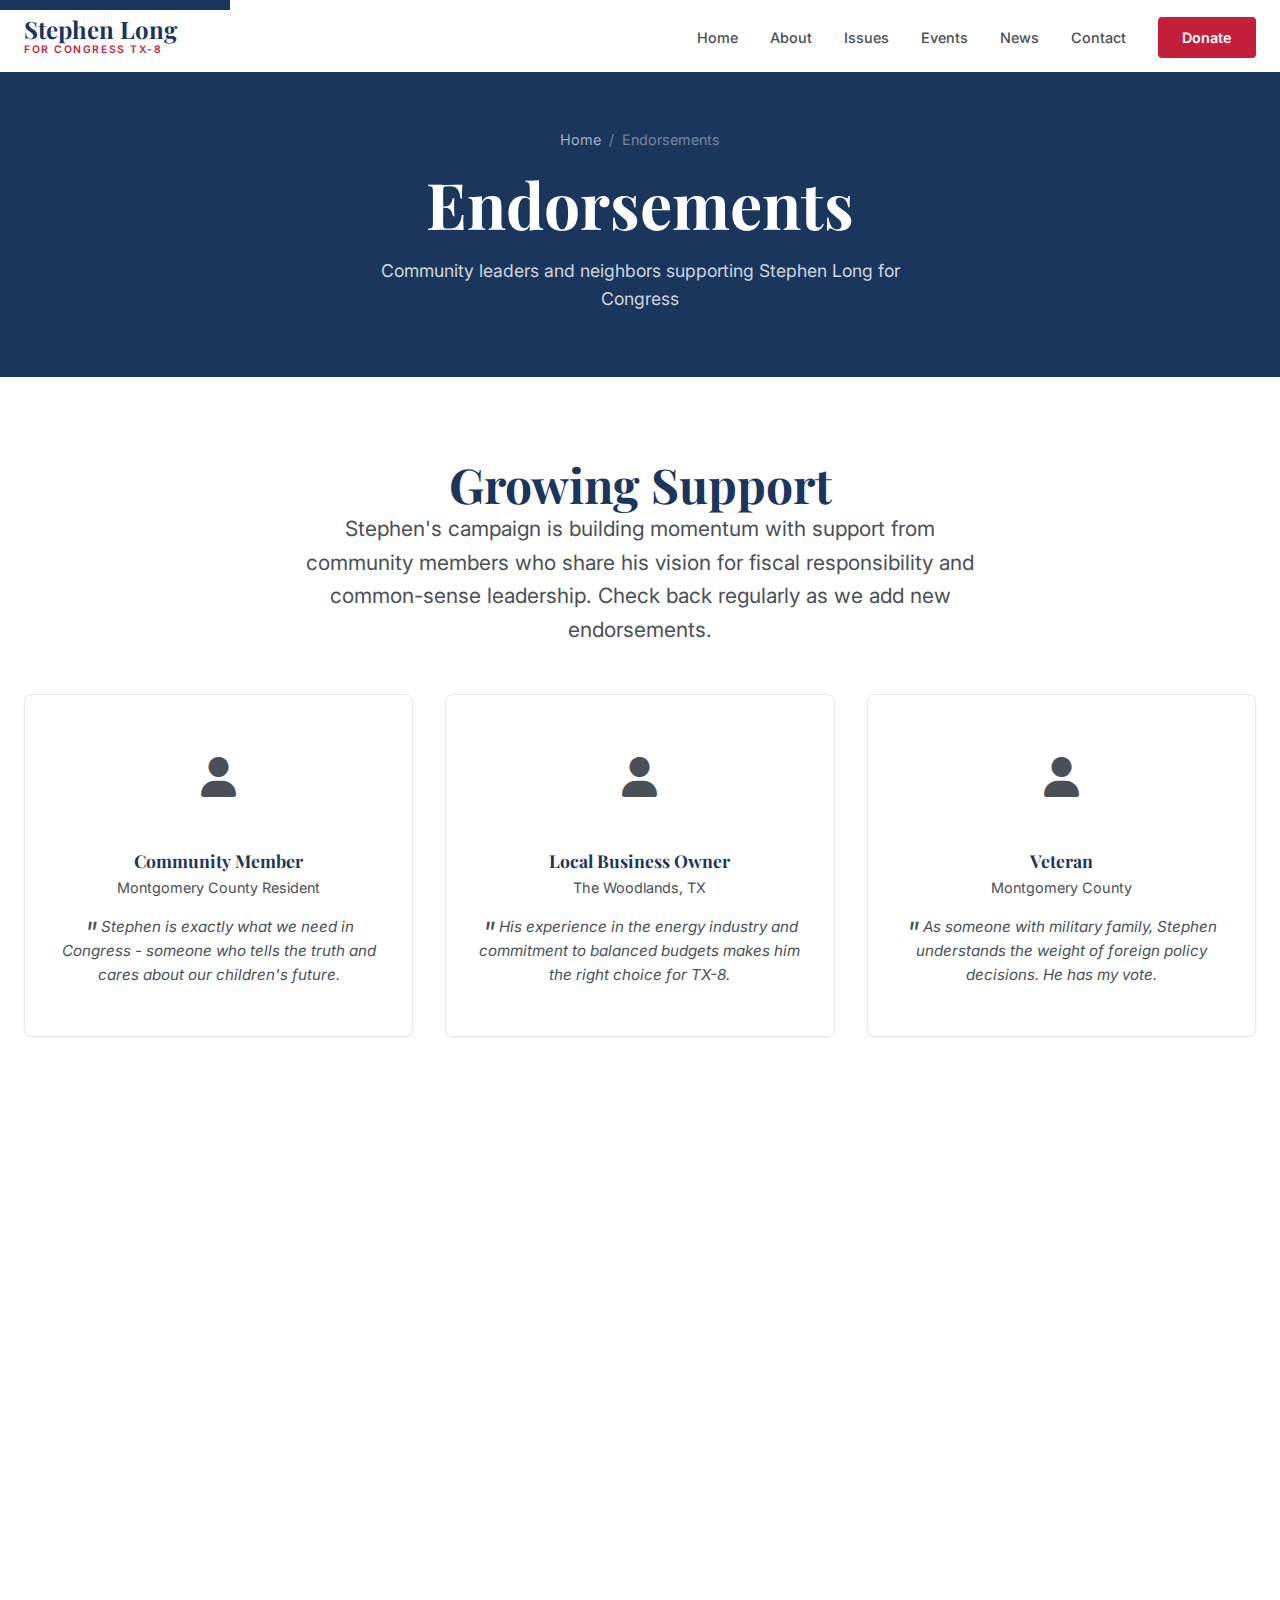
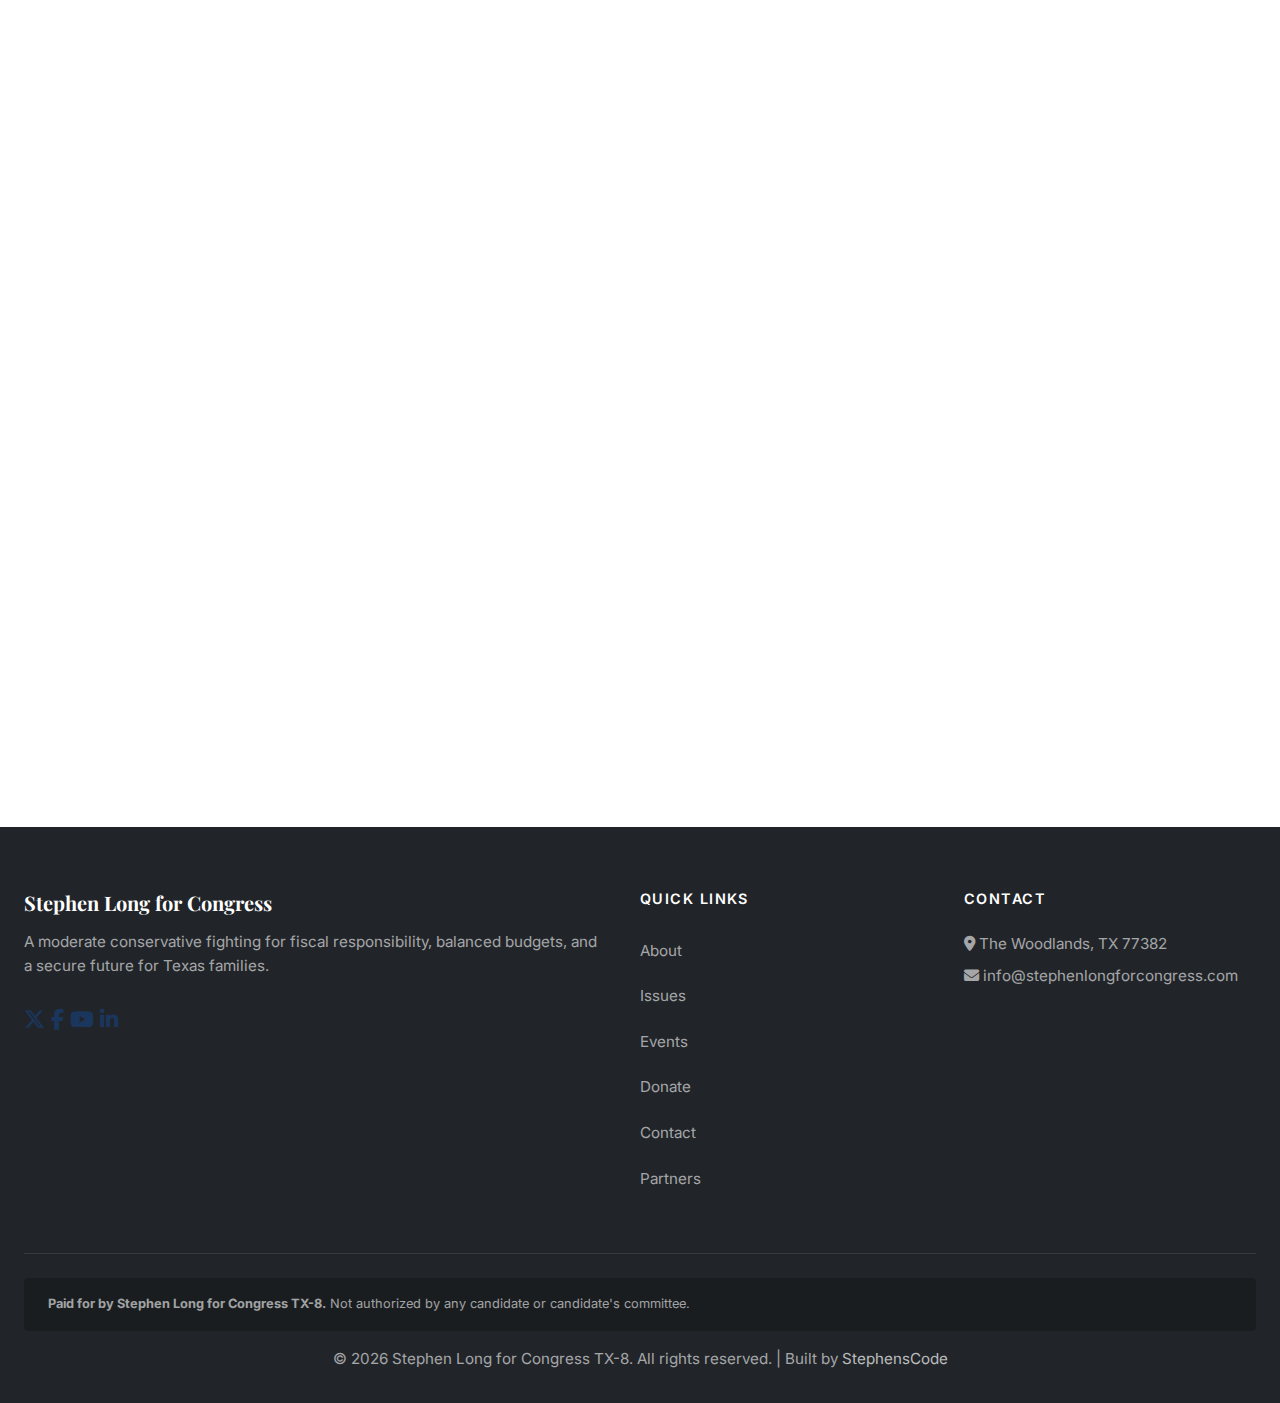
<file: pages/endorsements.html>
<!DOCTYPE html>
<html lang="en">
<head>
  <meta charset="UTF-8">
  <meta name="viewport" content="width=device-width, initial-scale=1.0">

  <!-- Primary Meta Tags -->
  <title>Endorsements | Stephen Long for Congress TX-8 | Who Supports Stephen</title>
  <meta name="description" content="See who's endorsing Stephen Long for Congress TX-8. Community leaders, organizations, and neighbors supporting fiscal responsibility and common-sense leadership.">
  <meta name="keywords" content="Stephen Long endorsements, Congress TX-8 support, Texas District 8 endorsements, Republican endorsements">

  <!-- Open Graph -->
  <meta property="og:title" content="Endorsements | Stephen Long for Congress TX-8">
  <meta property="og:description" content="See who's supporting Stephen Long's campaign for fiscal responsibility.">
  <meta property="og:url" content="https://stephenlongforcongress.com/pages/endorsements.html">

  <!-- Canonical -->
  <link rel="canonical" href="https://stephenlongforcongress.com/pages/endorsements.html">

  <!-- Fonts & Icons -->
  <link rel="preconnect" href="https://fonts.googleapis.com">
  <link rel="preconnect" href="https://fonts.gstatic.com" crossorigin>
  <link href="https://fonts.googleapis.com/css2?family=Inter:wght@400;500;600;700&family=Playfair+Display:wght@400;600;700;800&display=swap" rel="stylesheet">
  <link rel="stylesheet" href="https://cdnjs.cloudflare.com/ajax/libs/font-awesome/6.5.1/css/all.min.css">

  <!-- Stylesheet -->
  <link rel="stylesheet" href="../css/styles.css">

  <style>
    .endorsements-intro {
      text-align: center;
      max-width: 700px;
      margin: 0 auto 3rem;
    }
    .endorsement-grid {
      display: grid;
      grid-template-columns: repeat(auto-fit, minmax(300px, 1fr));
      gap: 2rem;
    }
    .endorsement-card {
      background: white;
      border-radius: 8px;
      padding: 2rem;
      box-shadow: var(--shadow-sm);
      text-align: center;
      transition: var(--transition);
    }
    .endorsement-card:hover {
      box-shadow: var(--shadow-lg);
      transform: translateY(-4px);
    }
    .endorsement-avatar {
      width: 100px;
      height: 100px;
      background: var(--light-gray);
      border-radius: 50%;
      margin: 0 auto 1.5rem;
      display: flex;
      align-items: center;
      justify-content: center;
      font-size: 2.5rem;
      color: var(--primary-blue);
      border: 3px solid var(--primary-blue);
    }
    .endorsement-card h3 {
      font-size: 1.1rem;
      margin-bottom: 0.25rem;
    }
    .endorsement-title {
      font-size: 0.9rem;
      color: var(--medium-gray);
      margin-bottom: 1rem;
    }
    .endorsement-quote {
      font-style: italic;
      color: var(--text-light);
      font-size: 0.95rem;
      line-height: 1.6;
    }
    .endorsement-quote::before {
      content: '"';
      font-size: 2rem;
      color: var(--primary-red);
      line-height: 0;
      vertical-align: -0.4em;
      margin-right: 0.25rem;
    }
    .add-endorsement {
      background: linear-gradient(135deg, var(--off-white) 0%, var(--light-gray) 100%);
      border: 2px dashed var(--medium-gray);
      display: flex;
      flex-direction: column;
      align-items: center;
      justify-content: center;
      min-height: 250px;
    }
    .add-endorsement i {
      font-size: 3rem;
      color: var(--medium-gray);
      margin-bottom: 1rem;
    }
    .add-endorsement h3 {
      color: var(--medium-gray);
    }
    .community-voices {
      background: var(--primary-blue);
      color: white;
      padding: 3rem;
      border-radius: 8px;
      margin-top: 3rem;
    }
    .community-voices h2 {
      color: white;
      text-align: center;
      margin-bottom: 2rem;
    }
    .voice-grid {
      display: grid;
      grid-template-columns: repeat(auto-fit, minmax(250px, 1fr));
      gap: 1.5rem;
    }
    .voice-item {
      background: rgba(255,255,255,0.1);
      padding: 1.5rem;
      border-radius: 8px;
    }
    .voice-item p {
      color: rgba(255,255,255,0.9);
      font-style: italic;
      margin-bottom: 1rem;
    }
    .voice-item cite {
      color: var(--accent-gold);
      font-size: 0.9rem;
    }
  </style>
</head>
<body>
  <a href="#main-content" class="skip-link">Skip to main content</a>

  <!-- Header -->
  <header class="header">
    <div class="header-main">
      <a href="../index.html" class="logo">
        <div class="logo-text">
          Stephen Long
          <span>For Congress TX-8</span>
        </div>
      </a>

      <nav class="nav-desktop">
        <ul>
          <li><a href="../index.html">Home</a></li>
          <li><a href="about.html">About</a></li>
          <li><a href="issues.html">Issues</a></li>
          <li><a href="events.html">Events</a></li>
          <li><a href="news.html">News</a></li>
          <li><a href="contact.html">Contact</a></li>
          <li><a href="donate.html" class="nav-cta">Donate</a></li>
        </ul>
      </nav>

      <button class="nav-toggle" aria-label="Toggle navigation">
        <span></span><span></span><span></span>
      </button>

      <nav class="nav-mobile">
        <ul>
          <li><a href="../index.html">Home</a></li>
          <li><a href="about.html">About</a></li>
          <li><a href="issues.html">Issues</a></li>
          <li><a href="events.html">Events</a></li>
          <li><a href="news.html">News</a></li>
          <li><a href="contact.html">Contact</a></li>
          <li><a href="donate.html" class="nav-cta-mobile">Donate</a></li>
        </ul>
      </nav>
    </div>
  </header>

  <main id="main-content">
    <!-- Page Header -->
    <section class="page-header">
      <div class="container">
        <nav class="breadcrumb">
          <a href="../index.html">Home</a>
          <span>/</span>
          <span>Endorsements</span>
        </nav>
        <h1>Endorsements</h1>
        <p>Community leaders and neighbors supporting Stephen Long for Congress</p>
      </div>
    </section>

    <!-- Endorsements Section -->
    <section class="section">
      <div class="container">
        <div class="endorsements-intro">
          <h2>Growing Support</h2>
          <p>Stephen's campaign is building momentum with support from community members who share his vision for fiscal responsibility and common-sense leadership. Check back regularly as we add new endorsements.</p>
        </div>

        <div class="endorsement-grid">
          <!-- Placeholder Endorsements -->
          <div class="endorsement-card">
            <div class="endorsement-avatar">
              <i class="fa-solid fa-user"></i>
            </div>
            <h3>Community Member</h3>
            <p class="endorsement-title">Montgomery County Resident</p>
            <p class="endorsement-quote">Stephen is exactly what we need in Congress - someone who tells the truth and cares about our children's future.</p>
          </div>

          <div class="endorsement-card">
            <div class="endorsement-avatar">
              <i class="fa-solid fa-user"></i>
            </div>
            <h3>Local Business Owner</h3>
            <p class="endorsement-title">The Woodlands, TX</p>
            <p class="endorsement-quote">His experience in the energy industry and commitment to balanced budgets makes him the right choice for TX-8.</p>
          </div>

          <div class="endorsement-card">
            <div class="endorsement-avatar">
              <i class="fa-solid fa-user"></i>
            </div>
            <h3>Veteran</h3>
            <p class="endorsement-title">Montgomery County</p>
            <p class="endorsement-quote">As someone with military family, Stephen understands the weight of foreign policy decisions. He has my vote.</p>
          </div>

          <!-- Add Your Endorsement -->
          <div class="endorsement-card add-endorsement">
            <i class="fa-solid fa-plus-circle"></i>
            <h3>Add Your Endorsement</h3>
            <p style="color: var(--medium-gray); margin-top: 0.5rem;">Want to publicly support Stephen?</p>
            <a href="contact.html" class="btn btn-outline" style="margin-top: 1rem;">Contact Us</a>
          </div>
        </div>

        <!-- Community Voices -->
        <div class="community-voices">
          <h2>What Supporters Are Saying</h2>
          <div class="voice-grid">
            <div class="voice-item">
              <p>"Finally, a candidate who speaks plainly about the national debt crisis. Stephen has my support."</p>
              <cite>- The Woodlands Voter</cite>
            </div>
            <div class="voice-item">
              <p>"30 years in our community. Raised his family here. Stephen knows what matters to us."</p>
              <cite>- Conroe Resident</cite>
            </div>
            <div class="voice-item">
              <p>"His balanced approach on immigration - supporting legal immigration while securing the border - is sensible."</p>
              <cite>- Montgomery County Business Owner</cite>
            </div>
            <div class="voice-item">
              <p>"A Plain Truth Politician is exactly what Washington needs. No more double-talk."</p>
              <cite>- TX-8 Voter</cite>
            </div>
          </div>
        </div>
      </div>
    </section>

    <!-- CTA -->
    <section class="section section-alt">
      <div class="container">
        <header class="section-header">
          <h2>Want to Endorse Stephen?</h2>
          <p>If you'd like to publicly support Stephen's campaign, we'd love to hear from you.</p>
        </header>

        <div class="text-center">
          <a href="contact.html" class="btn btn-primary">Submit Your Endorsement</a>
        </div>
      </div>
    </section>
  </main>

  <!-- Footer -->
  <footer class="footer">
    <div class="container">
      <div class="footer-grid">
        <div class="footer-about">
          <h3>Stephen Long for Congress</h3>
          <p>A moderate conservative fighting for fiscal responsibility, balanced budgets, and a secure future for Texas families.</p>
          <div class="social-links" style="justify-content: flex-start; margin-top: 1.5rem;">
            <a href="https://x.com/StephenLong3250" target="_blank" rel="noopener" class="social-link"><i class="fa-brands fa-x-twitter"></i></a>
            <a href="https://www.facebook.com/people/Stephen-Long-for-Congress-TX-8/61585637946937/" target="_blank" rel="noopener" class="social-link"><i class="fa-brands fa-facebook-f"></i></a>
            <a href="https://www.youtube.com/channel/UCQzmQ2Bd4JKB0kp8Rp1NcuQ" target="_blank" rel="noopener" class="social-link"><i class="fa-brands fa-youtube"></i></a>
            <a href="https://www.linkedin.com/in/steve-long-3889b430/" target="_blank" rel="noopener" class="social-link"><i class="fa-brands fa-linkedin-in"></i></a>
          </div>
        </div>
        <div class="footer-links">
          <h4>Quick Links</h4>
          <ul>
            <li><a href="about.html">About</a></li>
            <li><a href="issues.html">Issues</a></li>
            <li><a href="events.html">Events</a></li>
            <li><a href="donate.html">Donate</a></li>
            <li><a href="contact.html">Contact</a></li>
          
            <li><a href="partners.html">Partners</a></li>
          </ul>
        </div>
        <div class="footer-contact">
          <h4>Contact</h4>
          <p><i class="fa-solid fa-location-dot"></i> The Woodlands, TX 77382</p>
          <p><i class="fa-solid fa-envelope"></i> info@stephenlongforcongress.com</p>
        </div>
      </div>
      <div class="footer-bottom">
        <div class="footer-disclaimer">
          <p><strong>Paid for by Stephen Long for Congress TX-8.</strong> Not authorized by any candidate or candidate's committee.</p>
        </div>
        <p class="footer-copyright">&copy; 2026 Stephen Long for Congress TX-8. All rights reserved. | Built by <a href="https://stephenscode.dev" target="_blank" rel="noopener" style="color: rgba(255,255,255,0.7);">StephensCode</a></p>
      </div>
    </div>
  </footer>

  <script src="../js/main.js"></script>
</body>
</html>
</file>
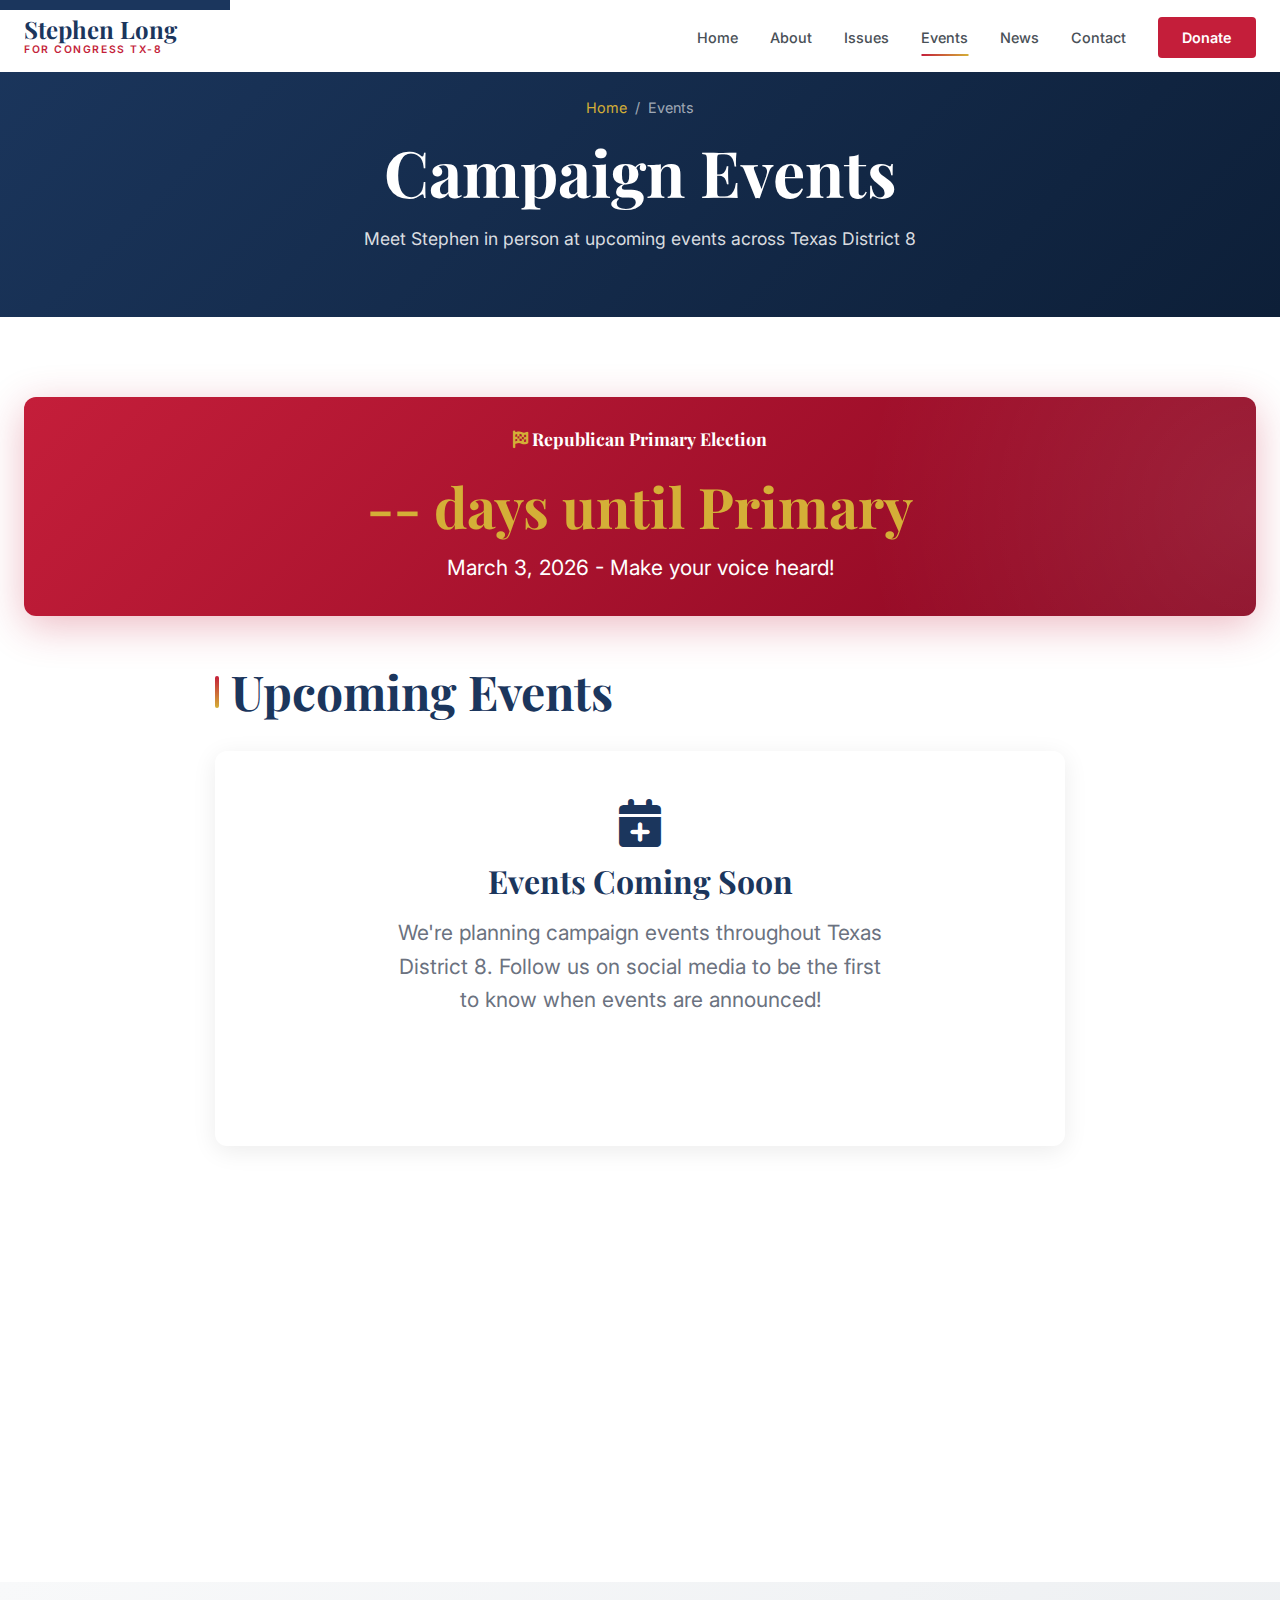
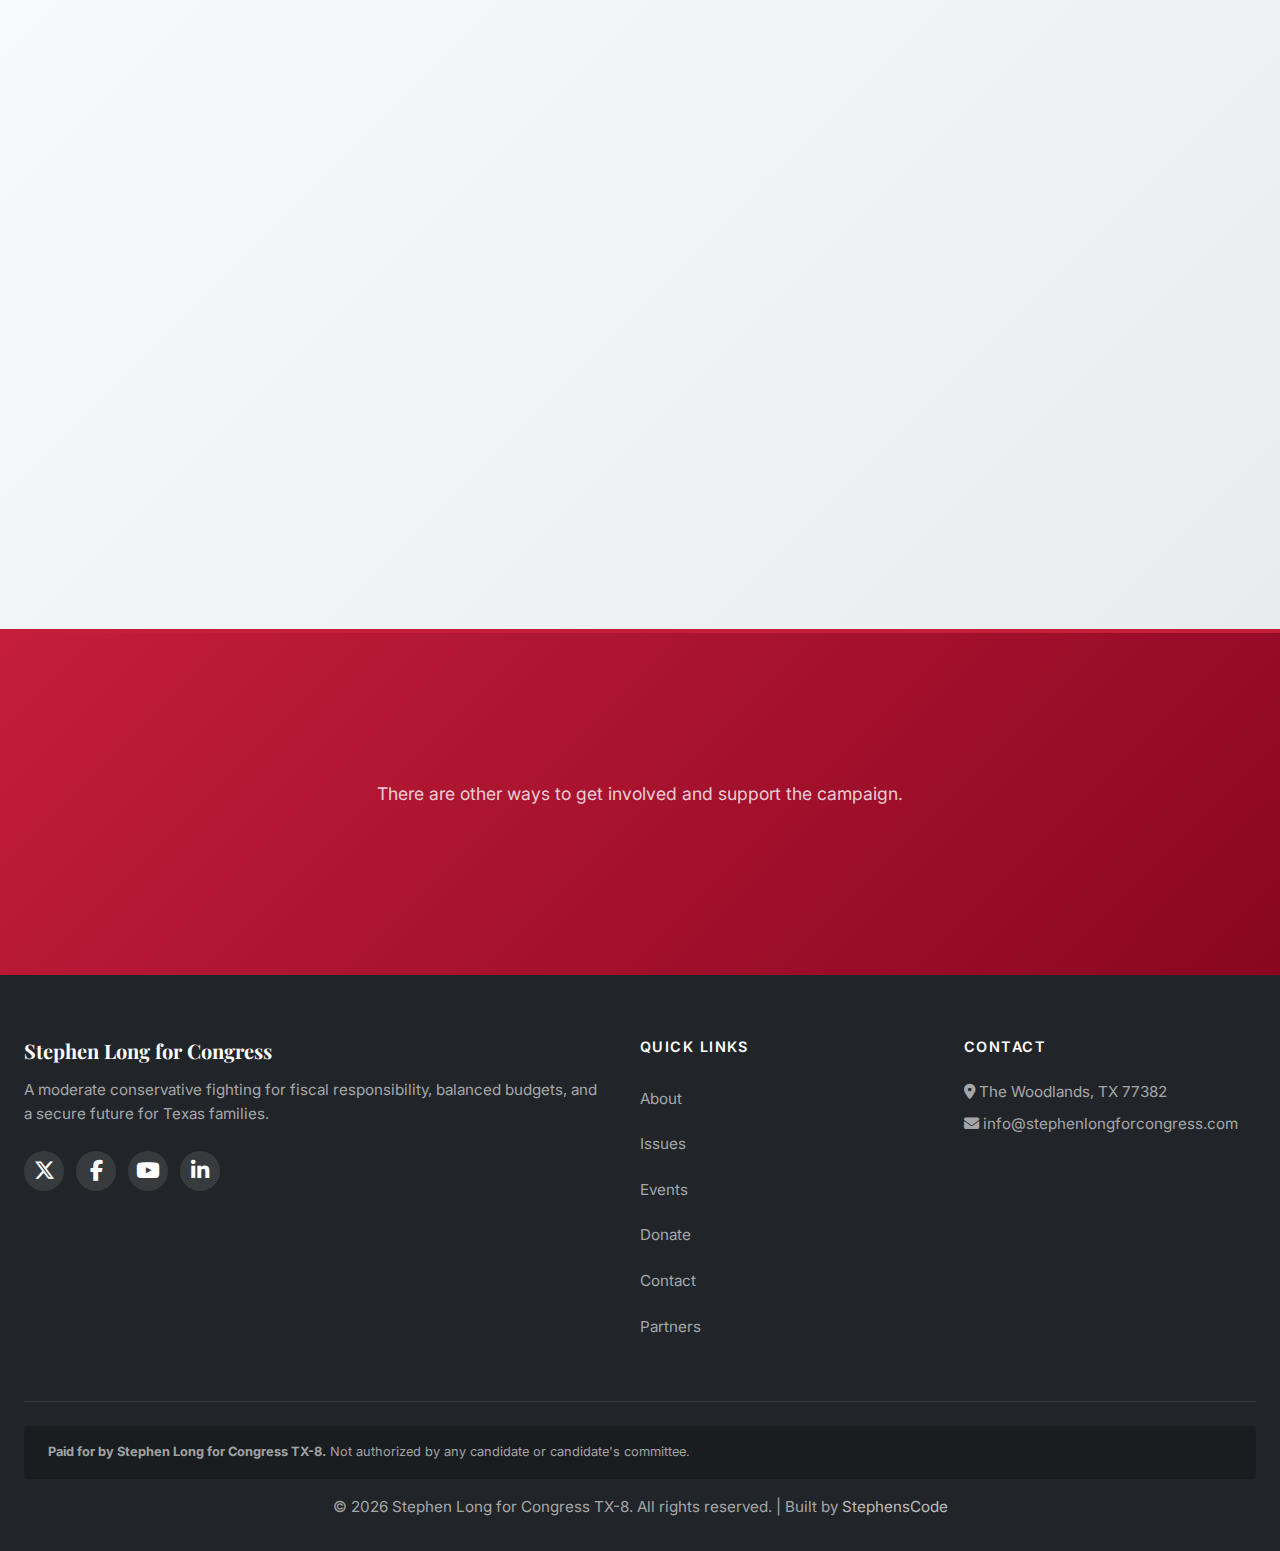
<file: pages/events.html>
<!DOCTYPE html>
<html lang="en">
<head>
  <meta charset="UTF-8">
  <meta name="viewport" content="width=device-width, initial-scale=1.0">

  <!-- Primary Meta Tags -->
  <title>Events & Calendar | Stephen Long for Congress TX-8 | Campaign Events</title>
  <meta name="description" content="Join Stephen Long at upcoming campaign events in Texas District 8. Town halls, meet-and-greets, rallies, and community events in Montgomery County and surrounding areas.">
  <meta name="keywords" content="Stephen Long events, Congress TX-8 campaign events, Montgomery County political events, The Woodlands town hall, Texas Republican events">

  <!-- Open Graph -->
  <meta property="og:title" content="Campaign Events | Stephen Long for Congress TX-8">
  <meta property="og:description" content="Meet Stephen Long in person at upcoming campaign events across Texas District 8.">
  <meta property="og:url" content="https://stephenlongforcongress.com/pages/events.html">

  <!-- Canonical -->
  <link rel="canonical" href="https://stephenlongforcongress.com/pages/events.html">

  <!-- Fonts & Icons -->
  <link rel="preconnect" href="https://fonts.googleapis.com">
  <link rel="preconnect" href="https://fonts.gstatic.com" crossorigin>
  <link href="https://fonts.googleapis.com/css2?family=Inter:wght@400;500;600;700&family=Playfair+Display:wght@400;600;700;800&display=swap" rel="stylesheet">
  <link rel="stylesheet" href="https://cdnjs.cloudflare.com/ajax/libs/font-awesome/6.5.1/css/all.min.css">

  <!-- Stylesheet -->
  <link rel="stylesheet" href="../css/styles.css">

  <style>
    /* Premium Page Header */
    .page-header {
      background: linear-gradient(135deg, #1B365D 0%, #0d1f38 100%);
      padding: 6rem 0 4rem;
    }
    .page-header h1 { color: white; }
    .page-header p { color: rgba(255,255,255,0.85); }
    .page-header .breadcrumb a { color: #D4AF37; }
    .page-header .breadcrumb span { color: rgba(255,255,255,0.6); }

    /* Countdown Banner */
    .countdown-banner {
      background: linear-gradient(135deg, #C41E3A 0%, #8a0621 100%);
      color: white;
      padding: 2rem;
      text-align: center;
      margin-bottom: 3rem;
      border-radius: 12px;
      box-shadow: 0 10px 40px rgba(196, 30, 58, 0.3);
      position: relative;
      overflow: hidden;
    }
    .countdown-banner::before {
      content: '';
      position: absolute;
      top: -50%;
      right: -50%;
      width: 100%;
      height: 200%;
      background: radial-gradient(circle, rgba(255,255,255,0.1) 0%, transparent 60%);
    }
    .countdown-banner h3 {
      color: white;
      margin-bottom: 0.75rem;
      position: relative;
    }
    .countdown-banner h3 i { color: #D4AF37; }
    .countdown-number {
      font-size: 3.5rem;
      font-weight: 700;
      font-family: 'Playfair Display', serif;
      color: #D4AF37;
      position: relative;
    }
    .countdown-banner > p {
      position: relative;
      margin-top: 0.5rem;
    }

    .events-list {
      max-width: 850px;
      margin: 0 auto;
    }
    .events-list h2 {
      color: #1B365D;
      margin-bottom: 2rem;
      display: flex;
      align-items: center;
      gap: 0.75rem;
    }
    .events-list h2::before {
      content: '';
      width: 4px;
      height: 32px;
      background: linear-gradient(180deg, #C41E3A 0%, #D4AF37 100%);
      border-radius: 2px;
    }

    /* Event Cards */
    .event-card {
      display: grid;
      grid-template-columns: 110px 1fr;
      gap: 2rem;
      padding: 2rem;
      background: white;
      border-radius: 12px;
      box-shadow: 0 5px 25px rgba(0,0,0,0.08);
      margin-bottom: 1.5rem;
      transition: all 0.3s ease;
      border-left: 4px solid transparent;
    }
    .event-card:hover {
      box-shadow: 0 15px 50px rgba(0,0,0,0.12);
      transform: translateY(-4px);
      border-left-color: #C41E3A;
    }
    .event-date-box {
      background: linear-gradient(135deg, #1B365D 0%, #0d1f38 100%);
      color: white;
      text-align: center;
      padding: 1.25rem;
      border-radius: 12px;
      height: fit-content;
      box-shadow: 0 4px 15px rgba(27, 54, 93, 0.3);
    }
    .event-date-box .month {
      font-size: 0.85rem;
      text-transform: uppercase;
      letter-spacing: 0.1em;
      color: #D4AF37;
    }
    .event-date-box .day {
      font-size: 2.75rem;
      font-weight: 700;
      line-height: 1;
      margin: 0.25rem 0;
    }
    .event-date-box .year {
      font-size: 0.9rem;
      opacity: 0.8;
    }
    .event-info h3 {
      margin-bottom: 0.75rem;
      font-size: 1.35rem;
      color: #1B365D;
    }
    .event-meta {
      display: flex;
      flex-wrap: wrap;
      gap: 1rem;
      margin-bottom: 1rem;
      font-size: 0.9rem;
      color: #868E96;
    }
    .event-meta span {
      display: flex;
      align-items: center;
      gap: 0.5rem;
    }
    .event-meta i { color: #C41E3A; }
    .event-info p {
      margin-bottom: 1.25rem;
      font-size: 1rem;
      color: #495057;
    }
    .event-type {
      display: inline-block;
      background: linear-gradient(135deg, #1B365D 0%, #2A4A7A 100%);
      padding: 0.35rem 1rem;
      border-radius: 20px;
      font-size: 0.8rem;
      font-weight: 600;
      color: white;
      margin-bottom: 0.75rem;
    }

    /* Section Alt Styling */
    .section-alt {
      background: linear-gradient(135deg, #f8f9fa 0%, #e9ecef 100%);
    }
    .section-alt .issue-card {
      border-top: 4px solid #C41E3A;
    }
    .section-alt .issue-card .issue-icon {
      background: linear-gradient(135deg, #1B365D 0%, #0d1f38 100%);
    }
    .section-alt .issue-card .issue-icon i { color: #D4AF37; }

    /* CTA Section */
    .section-dark.cta-section {
      background: linear-gradient(135deg, #C41E3A 0%, #8a0621 100%);
    }

    @media (max-width: 576px) {
      .event-card {
        grid-template-columns: 1fr;
      }
      .event-date-box {
        display: flex;
        align-items: center;
        justify-content: center;
        gap: 1rem;
        padding: 1rem;
      }
      .event-date-box .day {
        font-size: 2rem;
      }
    }
  </style>
</head>
<body>
  <a href="#main-content" class="skip-link">Skip to main content</a>

  <!-- Header -->
  <header class="header">
    <div class="header-main">
      <a href="../index.html" class="logo">
        <div class="logo-text">
          Stephen Long
          <span>For Congress TX-8</span>
        </div>
      </a>

      <nav class="nav-desktop">
        <ul>
          <li><a href="../index.html">Home</a></li>
          <li><a href="about.html">About</a></li>
          <li><a href="issues.html">Issues</a></li>
          <li><a href="events.html" class="active">Events</a></li>
          <li><a href="news.html">News</a></li>
          <li><a href="contact.html">Contact</a></li>
          <li><a href="donate.html" class="nav-cta">Donate</a></li>
        </ul>
      </nav>

      <button class="nav-toggle" aria-label="Toggle navigation">
        <span></span><span></span><span></span>
      </button>

      <nav class="nav-mobile">
        <ul>
          <li><a href="../index.html">Home</a></li>
          <li><a href="about.html">About</a></li>
          <li><a href="issues.html">Issues</a></li>
          <li><a href="events.html">Events</a></li>
          <li><a href="news.html">News</a></li>
          <li><a href="contact.html">Contact</a></li>
          <li><a href="donate.html" class="nav-cta-mobile">Donate</a></li>
        </ul>
      </nav>
    </div>
  </header>

  <main id="main-content">
    <!-- Page Header -->
    <section class="page-header">
      <div class="container">
        <nav class="breadcrumb">
          <a href="../index.html">Home</a>
          <span>/</span>
          <span>Events</span>
        </nav>
        <h1>Campaign Events</h1>
        <p>Meet Stephen in person at upcoming events across Texas District 8</p>
      </div>
    </section>

    <!-- Events Section -->
    <section class="section">
      <div class="container">
        <!-- Primary Countdown -->
        <div class="countdown-banner">
          <h3><i class="fa-solid fa-flag-checkered"></i> Republican Primary Election</h3>
          <div class="countdown-number primary-countdown">-- days until Primary</div>
          <p style="margin: 0;">March 3, 2026 - Make your voice heard!</p>
        </div>

        <div class="events-list">
          <h2 style="margin-bottom: 2rem;">Upcoming Events</h2>

          <!-- Coming Soon Message -->
          <div style="background: white; padding: 3rem; border-radius: 12px; text-align: center; box-shadow: 0 5px 25px rgba(0,0,0,0.08);">
            <i class="fa-solid fa-calendar-plus" style="font-size: 3rem; color: #1B365D; margin-bottom: 1rem; display: block;"></i>
            <h3 style="color: #1B365D; margin-bottom: 1rem;">Events Coming Soon</h3>
            <p style="color: #6b7280; max-width: 500px; margin: 0 auto 1.5rem;">We're planning campaign events throughout Texas District 8. Follow us on social media to be the first to know when events are announced!</p>
            <a href="https://x.com/StephenLong3250" target="_blank" class="btn" style="padding: 0.75rem 2rem; background: linear-gradient(135deg, #C41E3A 0%, #8B0000 100%); color: white; display: inline-block; border-radius: 8px; text-decoration: none; font-weight: 600;">Follow on X</a>
          </div>

          <!-- Primary Election Day - Keep this one -->
          <article class="event-card" style="margin-top: 2rem;">
            <div class="event-date-box" style="background: linear-gradient(135deg, #C41E3A 0%, #8B0000 100%);">
              <div class="month">Mar</div>
              <div class="day">3</div>
              <div class="year">2026</div>
            </div>
            <div class="event-info">
              <span class="event-type" style="background: linear-gradient(135deg, #C41E3A 0%, #8B0000 100%); color: white;">Election Day</span>
              <h3>Republican Primary Election Day</h3>
              <div class="event-meta">
                <span><i class="fa-solid fa-clock"></i> 7:00 AM - 7:00 PM</span>
                <span><i class="fa-solid fa-location-dot"></i> Your Local Polling Place</span>
              </div>
              <p><strong>This is it!</strong> Vote Stephen Long for Congress TX-8. Find your polling place and make your voice heard!</p>
              <a href="https://www.votetexas.gov/voting/where.html" target="_blank" class="btn" style="padding: 0.5rem 1rem; font-size: 0.9rem; background: linear-gradient(135deg, #C41E3A 0%, #8B0000 100%); color: white;">Find Your Polling Place</a>
            </div>
          </article>
        </div>
      </div>
    </section>

    <!-- Host an Event -->
    <section class="section section-alt">
      <div class="container">
        <header class="section-header">
          <h2>Host an Event</h2>
          <p>Want to bring Stephen to your community?</p>
        </header>

        <div class="issues-grid" style="max-width: 900px; margin: 0 auto;">
          <div class="issue-card">
            <div class="issue-icon"><i class="fa-solid fa-house-user"></i></div>
            <h3>House Party</h3>
            <p>Invite neighbors to meet Stephen in a relaxed, intimate setting. We provide materials and support.</p>
          </div>

          <div class="issue-card">
            <div class="issue-icon"><i class="fa-solid fa-building"></i></div>
            <h3>Business Event</h3>
            <p>Host Stephen at your place of business to discuss issues important to local employers.</p>
          </div>

          <div class="issue-card">
            <div class="issue-icon"><i class="fa-solid fa-users"></i></div>
            <h3>Community Group</h3>
            <p>Invite Stephen to speak at your civic organization, club, or community group meeting.</p>
          </div>
        </div>

        <div class="text-center mt-4">
          <a href="contact.html" class="btn btn-primary">Request an Event</a>
        </div>
      </div>
    </section>

    <!-- CTA -->
    <section class="section section-dark cta-section">
      <div class="container">
        <h2>Can't Attend an Event?</h2>
        <p>There are other ways to get involved and support the campaign.</p>
        <div class="cta-buttons">
          <a href="https://x.com/StephenLong3250" target="_blank" class="btn btn-primary">Follow on Social Media</a>
          <a href="issues.html" class="btn btn-secondary">Learn the Issues</a>
        </div>
      </div>
    </section>
  </main>

  <!-- Footer -->
  <footer class="footer">
    <div class="container">
      <div class="footer-grid">
        <div class="footer-about">
          <h3>Stephen Long for Congress</h3>
          <p>A moderate conservative fighting for fiscal responsibility, balanced budgets, and a secure future for Texas families.</p>
          <div class="footer-social">
            <a href="https://x.com/StephenLong3250" target="_blank" rel="noopener" aria-label="X (Twitter)"><i class="fa-brands fa-x-twitter"></i></a>
            <a href="https://www.facebook.com/people/Stephen-Long-for-Congress-TX-8/61585637946937/" target="_blank" rel="noopener" aria-label="Facebook"><i class="fa-brands fa-facebook-f"></i></a>
            <a href="https://www.youtube.com/channel/UCQzmQ2Bd4JKB0kp8Rp1NcuQ" target="_blank" rel="noopener" aria-label="YouTube"><i class="fa-brands fa-youtube"></i></a>
            <a href="https://www.linkedin.com/in/steve-long-3889b430/" target="_blank" rel="noopener" aria-label="LinkedIn"><i class="fa-brands fa-linkedin-in"></i></a>
          </div>
        </div>
        <div class="footer-links">
          <h4>Quick Links</h4>
          <ul>
            <li><a href="about.html">About</a></li>
            <li><a href="issues.html">Issues</a></li>
            <li><a href="events.html">Events</a></li>
            <li><a href="donate.html">Donate</a></li>
            <li><a href="contact.html">Contact</a></li>
          
            <li><a href="partners.html">Partners</a></li>
          </ul>
        </div>
        <div class="footer-contact">
          <h4>Contact</h4>
          <p><i class="fa-solid fa-location-dot"></i> The Woodlands, TX 77382</p>
          <p><i class="fa-solid fa-envelope"></i> info@stephenlongforcongress.com</p>
        </div>
      </div>
      <div class="footer-bottom">
        <div class="footer-disclaimer">
          <p><strong>Paid for by Stephen Long for Congress TX-8.</strong> Not authorized by any candidate or candidate's committee.</p>
        </div>
        <p class="footer-copyright">&copy; 2026 Stephen Long for Congress TX-8. All rights reserved. | Built by <a href="https://stephenscode.dev" target="_blank" rel="noopener" style="color: rgba(255,255,255,0.7);">StephensCode</a></p>
      </div>
    </div>
  </footer>

  <script src="../js/main.js"></script>
</body>
</html>
</file>
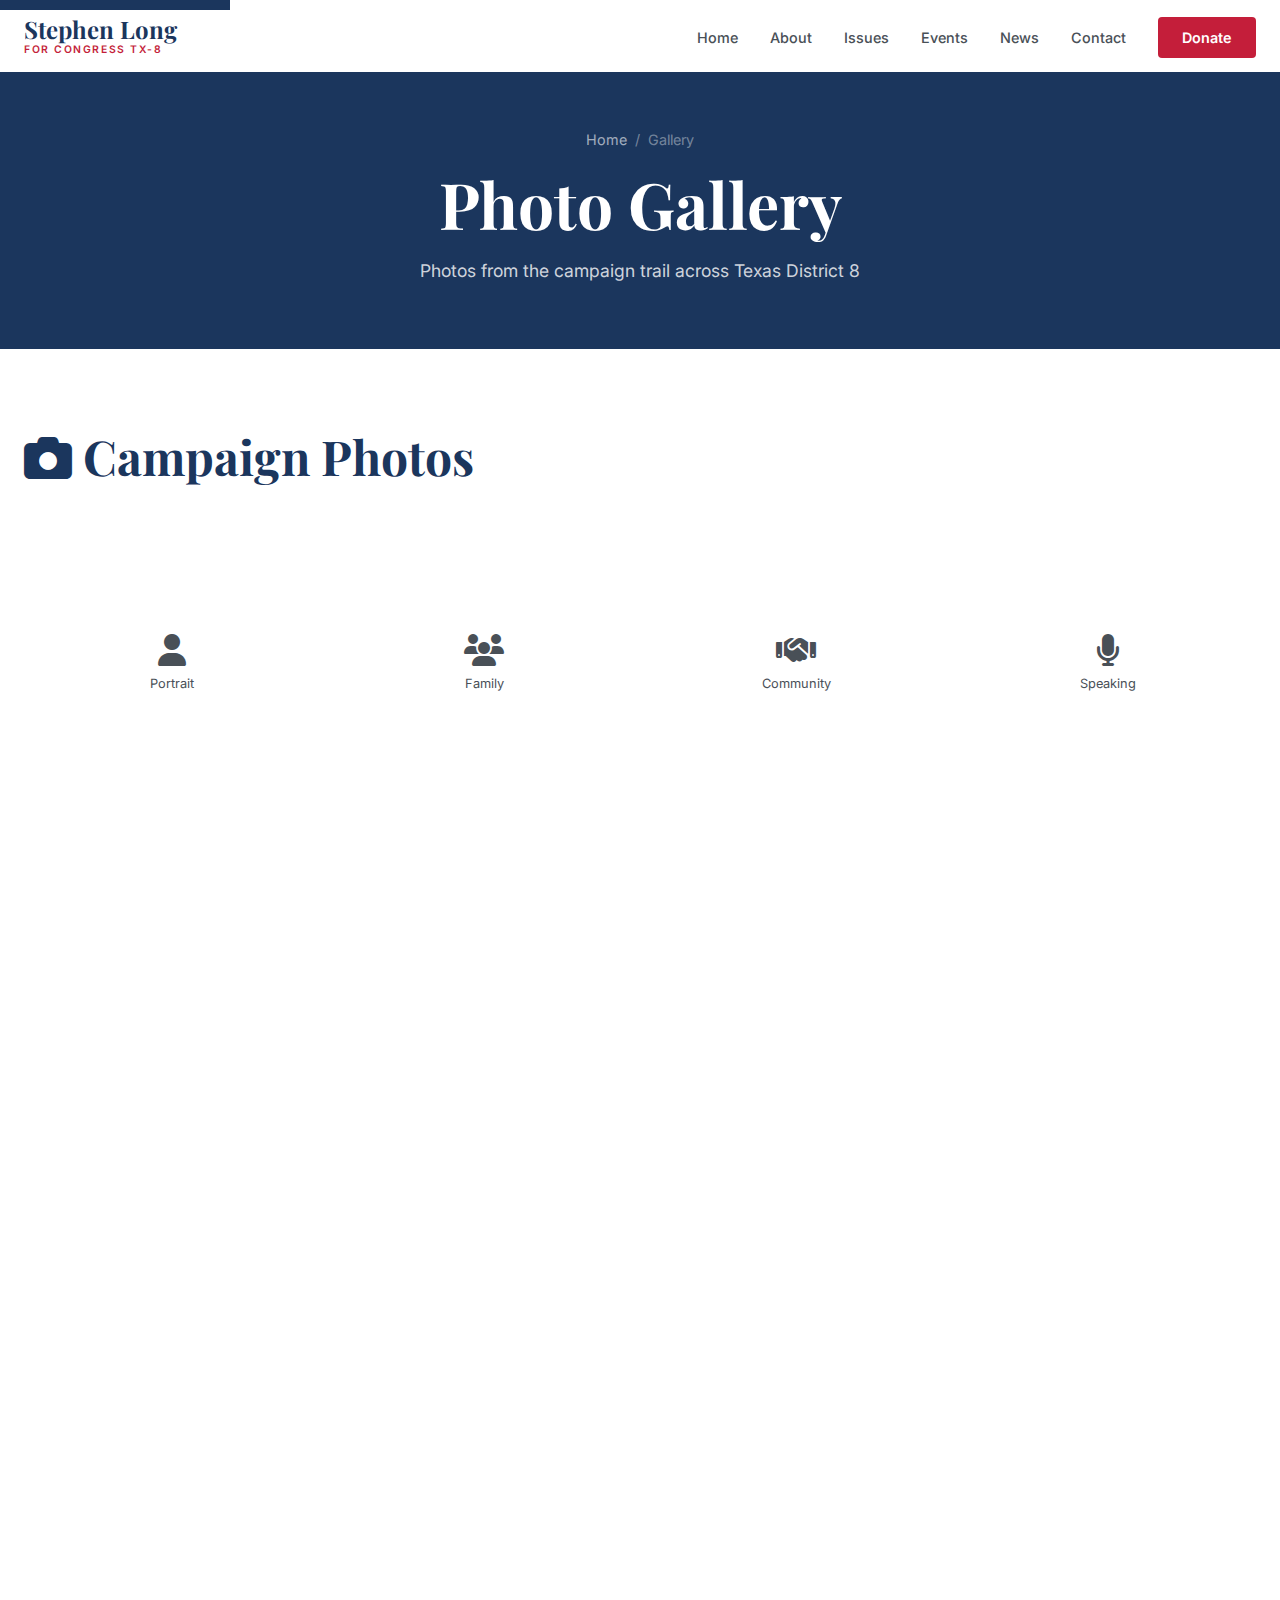
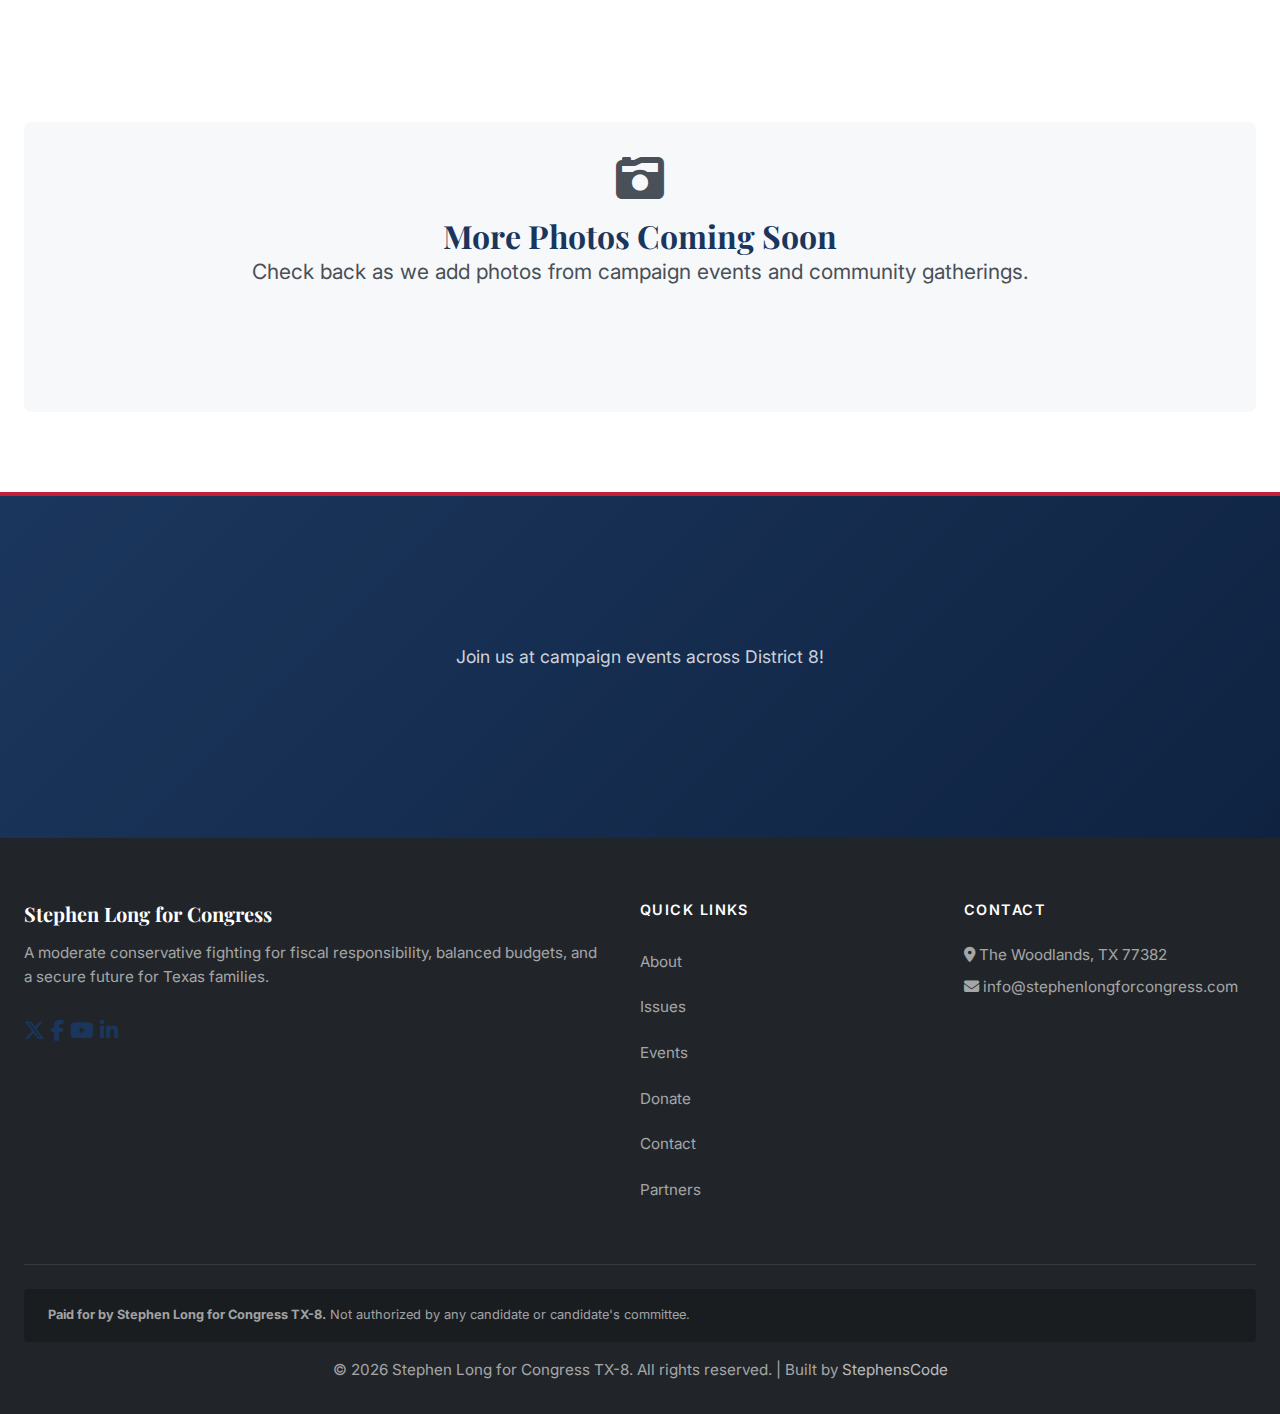
<file: pages/gallery.html>
<!DOCTYPE html>
<html lang="en">
<head>
  <meta charset="UTF-8">
  <meta name="viewport" content="width=device-width, initial-scale=1.0">

  <!-- Primary Meta Tags -->
  <title>Photo Gallery | Stephen Long for Congress TX-8 | Campaign Photos</title>
  <meta name="description" content="View photos from Stephen Long's campaign for Congress TX-8. Campaign events, community gatherings, and moments from across Texas District 8.">
  <meta name="keywords" content="Stephen Long photos, Congress TX-8 gallery, campaign photos, Texas District 8 events">

  <!-- Open Graph -->
  <meta property="og:title" content="Photo Gallery | Stephen Long for Congress TX-8">
  <meta property="og:description" content="Photos from Stephen Long's campaign for Congress TX-8.">
  <meta property="og:url" content="https://stephenlongforcongress.com/pages/gallery.html">

  <!-- Canonical -->
  <link rel="canonical" href="https://stephenlongforcongress.com/pages/gallery.html">

  <!-- Fonts & Icons -->
  <link rel="preconnect" href="https://fonts.googleapis.com">
  <link rel="preconnect" href="https://fonts.gstatic.com" crossorigin>
  <link href="https://fonts.googleapis.com/css2?family=Inter:wght@400;500;600;700&family=Playfair+Display:wght@400;600;700;800&display=swap" rel="stylesheet">
  <link rel="stylesheet" href="https://cdnjs.cloudflare.com/ajax/libs/font-awesome/6.5.1/css/all.min.css">

  <!-- Stylesheet -->
  <link rel="stylesheet" href="../css/styles.css">

  <style>
    .gallery-section {
      margin-bottom: 3rem;
    }
    .gallery-section h2 {
      margin-bottom: 1.5rem;
      padding-bottom: 0.5rem;
      border-bottom: 2px solid var(--light-gray);
    }
    .gallery-grid {
      display: grid;
      grid-template-columns: repeat(2, 1fr);
      gap: 1rem;
    }
    @media (min-width: 576px) {
      .gallery-grid {
        grid-template-columns: repeat(3, 1fr);
      }
    }
    @media (min-width: 992px) {
      .gallery-grid {
        grid-template-columns: repeat(4, 1fr);
      }
    }
    .gallery-item {
      position: relative;
      padding-top: 100%;
      border-radius: 8px;
      overflow: hidden;
      background: var(--light-gray);
      cursor: pointer;
    }
    .gallery-item img {
      position: absolute;
      top: 0;
      left: 0;
      width: 100%;
      height: 100%;
      object-fit: cover;
      transition: var(--transition);
    }
    .gallery-item:hover img {
      transform: scale(1.1);
    }
    .gallery-item-placeholder {
      position: absolute;
      top: 0;
      left: 0;
      width: 100%;
      height: 100%;
      display: flex;
      flex-direction: column;
      align-items: center;
      justify-content: center;
      color: var(--medium-gray);
    }
    .gallery-item-placeholder i {
      font-size: 2rem;
      margin-bottom: 0.5rem;
    }
    .gallery-item-placeholder span {
      font-size: 0.8rem;
    }
    .lightbox {
      display: none;
      position: fixed;
      top: 0;
      left: 0;
      width: 100%;
      height: 100%;
      background: rgba(0,0,0,0.9);
      z-index: 9999;
      align-items: center;
      justify-content: center;
    }
    .lightbox.active {
      display: flex;
    }
    .lightbox img {
      max-width: 90%;
      max-height: 90%;
      border-radius: 4px;
    }
    .lightbox-close {
      position: absolute;
      top: 20px;
      right: 20px;
      color: white;
      font-size: 2rem;
      cursor: pointer;
    }
  </style>
</head>
<body>
  <a href="#main-content" class="skip-link">Skip to main content</a>

  <!-- Header -->
  <header class="header">
    <div class="header-main">
      <a href="../index.html" class="logo">
        <div class="logo-text">
          Stephen Long
          <span>For Congress TX-8</span>
        </div>
      </a>

      <nav class="nav-desktop">
        <ul>
          <li><a href="../index.html">Home</a></li>
          <li><a href="about.html">About</a></li>
          <li><a href="issues.html">Issues</a></li>
          <li><a href="events.html">Events</a></li>
          <li><a href="news.html">News</a></li>
          <li><a href="contact.html">Contact</a></li>
          <li><a href="donate.html" class="nav-cta">Donate</a></li>
        </ul>
      </nav>

      <button class="nav-toggle" aria-label="Toggle navigation">
        <span></span><span></span><span></span>
      </button>

      <nav class="nav-mobile">
        <ul>
          <li><a href="../index.html">Home</a></li>
          <li><a href="about.html">About</a></li>
          <li><a href="issues.html">Issues</a></li>
          <li><a href="events.html">Events</a></li>
          <li><a href="news.html">News</a></li>
          <li><a href="contact.html">Contact</a></li>
          <li><a href="donate.html" class="nav-cta-mobile">Donate</a></li>
        </ul>
      </nav>
    </div>
  </header>

  <main id="main-content">
    <!-- Page Header -->
    <section class="page-header">
      <div class="container">
        <nav class="breadcrumb">
          <a href="../index.html">Home</a>
          <span>/</span>
          <span>Gallery</span>
        </nav>
        <h1>Photo Gallery</h1>
        <p>Photos from the campaign trail across Texas District 8</p>
      </div>
    </section>

    <!-- Gallery Section -->
    <section class="section">
      <div class="container">
        <!-- Campaign Photos -->
        <div class="gallery-section">
          <h2><i class="fa-solid fa-camera"></i> Campaign Photos</h2>
          <div class="gallery-grid">
            <div class="gallery-item">
              <div class="gallery-item-placeholder">
                <i class="fa-solid fa-user"></i>
                <span>Portrait</span>
              </div>
            </div>
            <div class="gallery-item">
              <div class="gallery-item-placeholder">
                <i class="fa-solid fa-users"></i>
                <span>Family</span>
              </div>
            </div>
            <div class="gallery-item">
              <div class="gallery-item-placeholder">
                <i class="fa-solid fa-handshake"></i>
                <span>Community</span>
              </div>
            </div>
            <div class="gallery-item">
              <div class="gallery-item-placeholder">
                <i class="fa-solid fa-microphone"></i>
                <span>Speaking</span>
              </div>
            </div>
          </div>
        </div>

        <!-- Event Photos -->
        <div class="gallery-section">
          <h2><i class="fa-solid fa-calendar-check"></i> Event Photos</h2>
          <div class="gallery-grid">
            <div class="gallery-item">
              <div class="gallery-item-placeholder">
                <i class="fa-solid fa-people-group"></i>
                <span>Town Hall</span>
              </div>
            </div>
            <div class="gallery-item">
              <div class="gallery-item-placeholder">
                <i class="fa-solid fa-mug-hot"></i>
                <span>Meet & Greet</span>
              </div>
            </div>
            <div class="gallery-item">
              <div class="gallery-item-placeholder">
                <i class="fa-solid fa-door-open"></i>
                <span>Canvassing</span>
              </div>
            </div>
            <div class="gallery-item">
              <div class="gallery-item-placeholder">
                <i class="fa-solid fa-flag-usa"></i>
                <span>Rally</span>
              </div>
            </div>
          </div>
        </div>

        <!-- Community Photos -->
        <div class="gallery-section">
          <h2><i class="fa-solid fa-map-location-dot"></i> Around District 8</h2>
          <div class="gallery-grid">
            <div class="gallery-item">
              <div class="gallery-item-placeholder">
                <i class="fa-solid fa-tree-city"></i>
                <span>The Woodlands</span>
              </div>
            </div>
            <div class="gallery-item">
              <div class="gallery-item-placeholder">
                <i class="fa-solid fa-building"></i>
                <span>Conroe</span>
              </div>
            </div>
            <div class="gallery-item">
              <div class="gallery-item-placeholder">
                <i class="fa-solid fa-landmark"></i>
                <span>Montgomery</span>
              </div>
            </div>
            <div class="gallery-item">
              <div class="gallery-item-placeholder">
                <i class="fa-solid fa-church"></i>
                <span>Community</span>
              </div>
            </div>
          </div>
        </div>

        <div class="text-center mt-4" style="background: var(--off-white); padding: 2rem; border-radius: 8px;">
          <i class="fa-solid fa-camera-retro" style="font-size: 3rem; color: var(--medium-gray); margin-bottom: 1rem;"></i>
          <h3>More Photos Coming Soon</h3>
          <p style="color: var(--medium-gray);">Check back as we add photos from campaign events and community gatherings.</p>
          <a href="events.html" class="btn btn-outline" style="margin-top: 1rem;">See Upcoming Events</a>
        </div>
      </div>
    </section>

    <!-- CTA -->
    <section class="section section-dark cta-section">
      <div class="container">
        <h2>Want to Be in Our Photos?</h2>
        <p>Join us at campaign events across District 8!</p>
        <div class="cta-buttons">
          <a href="events.html" class="btn btn-primary">See Events</a>
          <a href="contact.html" class="btn btn-secondary">Contact Us</a>
        </div>
      </div>
    </section>
  </main>

  <!-- Footer -->
  <footer class="footer">
    <div class="container">
      <div class="footer-grid">
        <div class="footer-about">
          <h3>Stephen Long for Congress</h3>
          <p>A moderate conservative fighting for fiscal responsibility, balanced budgets, and a secure future for Texas families.</p>
          <div class="social-links" style="justify-content: flex-start; margin-top: 1.5rem;">
            <a href="https://x.com/StephenLong3250" target="_blank" rel="noopener" class="social-link"><i class="fa-brands fa-x-twitter"></i></a>
            <a href="https://www.facebook.com/people/Stephen-Long-for-Congress-TX-8/61585637946937/" target="_blank" rel="noopener" class="social-link"><i class="fa-brands fa-facebook-f"></i></a>
            <a href="https://www.youtube.com/channel/UCQzmQ2Bd4JKB0kp8Rp1NcuQ" target="_blank" rel="noopener" class="social-link"><i class="fa-brands fa-youtube"></i></a>
            <a href="https://www.linkedin.com/in/steve-long-3889b430/" target="_blank" rel="noopener" class="social-link"><i class="fa-brands fa-linkedin-in"></i></a>
          </div>
        </div>
        <div class="footer-links">
          <h4>Quick Links</h4>
          <ul>
            <li><a href="about.html">About</a></li>
            <li><a href="issues.html">Issues</a></li>
            <li><a href="events.html">Events</a></li>
            <li><a href="donate.html">Donate</a></li>
            <li><a href="contact.html">Contact</a></li>
          
            <li><a href="partners.html">Partners</a></li>
          </ul>
        </div>
        <div class="footer-contact">
          <h4>Contact</h4>
          <p><i class="fa-solid fa-location-dot"></i> The Woodlands, TX 77382</p>
          <p><i class="fa-solid fa-envelope"></i> info@stephenlongforcongress.com</p>
        </div>
      </div>
      <div class="footer-bottom">
        <div class="footer-disclaimer">
          <p><strong>Paid for by Stephen Long for Congress TX-8.</strong> Not authorized by any candidate or candidate's committee.</p>
        </div>
        <p class="footer-copyright">&copy; 2026 Stephen Long for Congress TX-8. All rights reserved. | Built by <a href="https://stephenscode.dev" target="_blank" rel="noopener" style="color: rgba(255,255,255,0.7);">StephensCode</a></p>
      </div>
    </div>
  </footer>

  <script src="../js/main.js"></script>
</body>
</html>
</file>
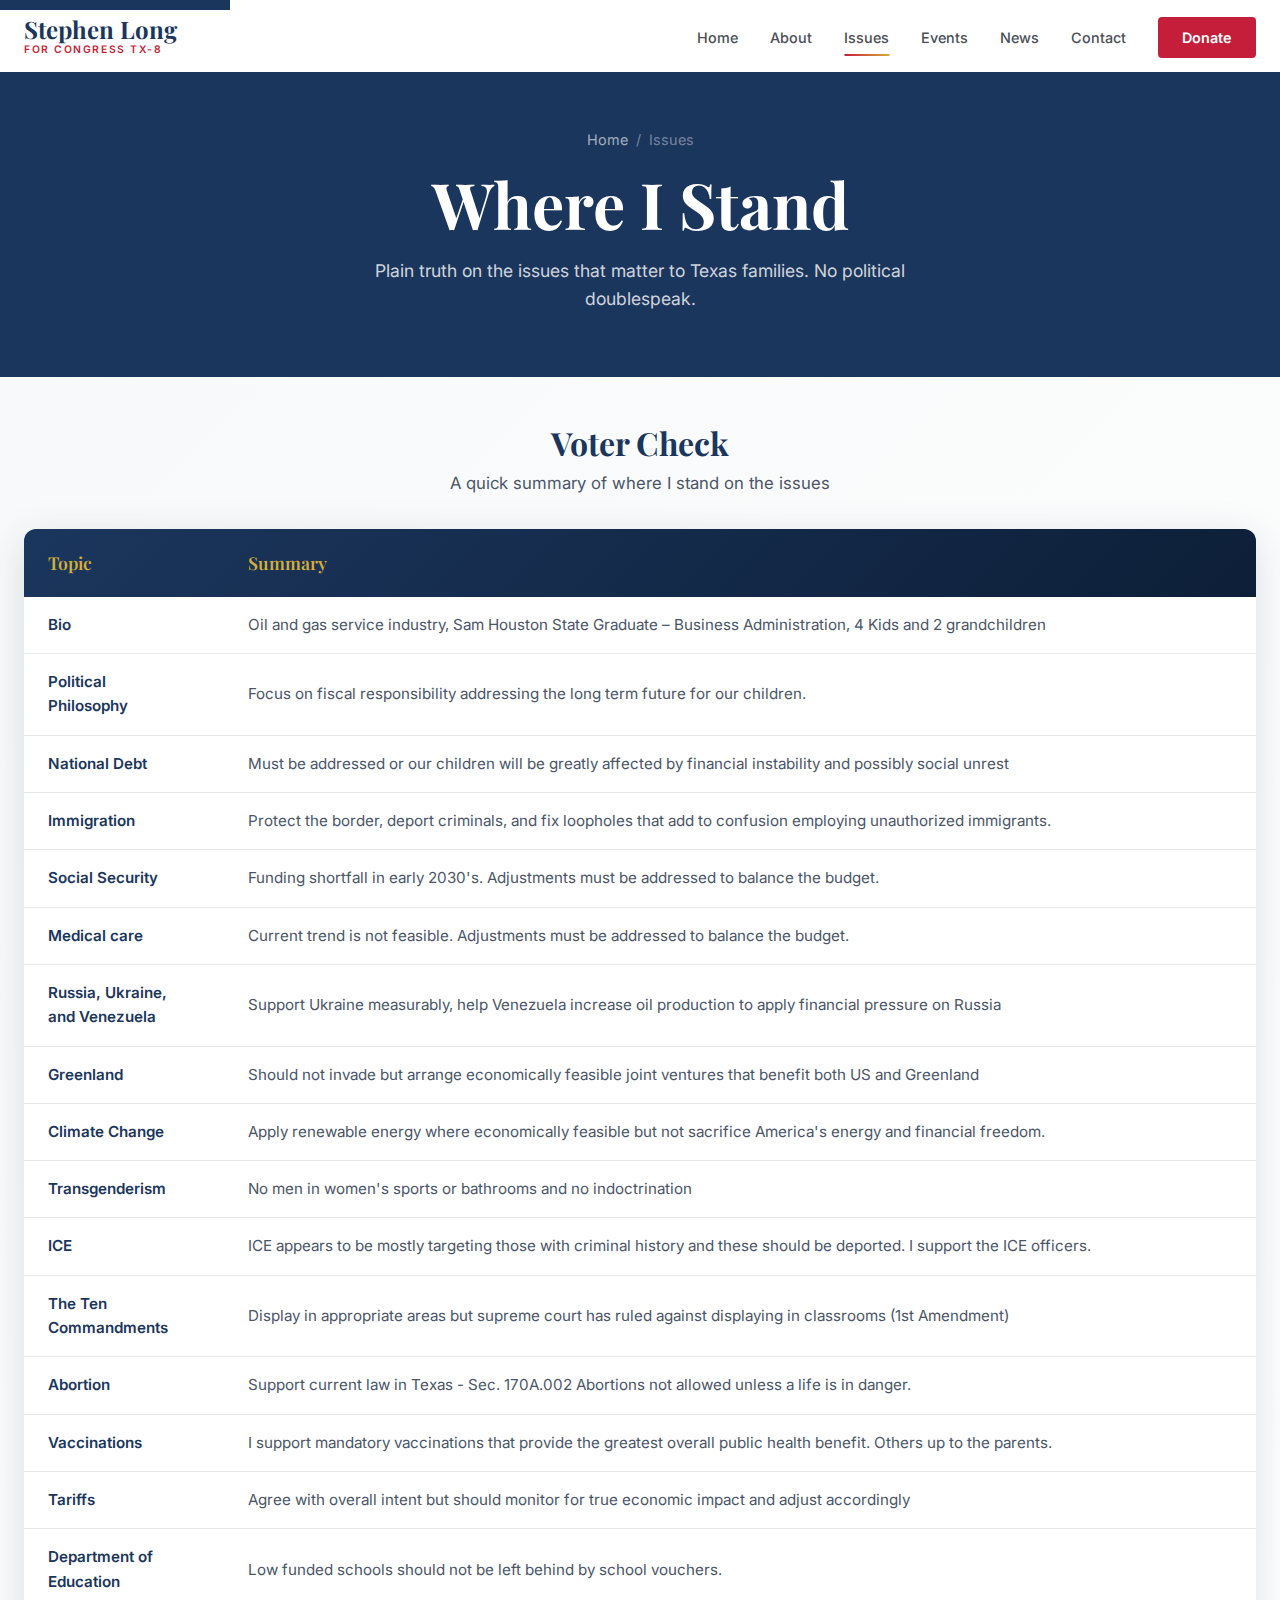
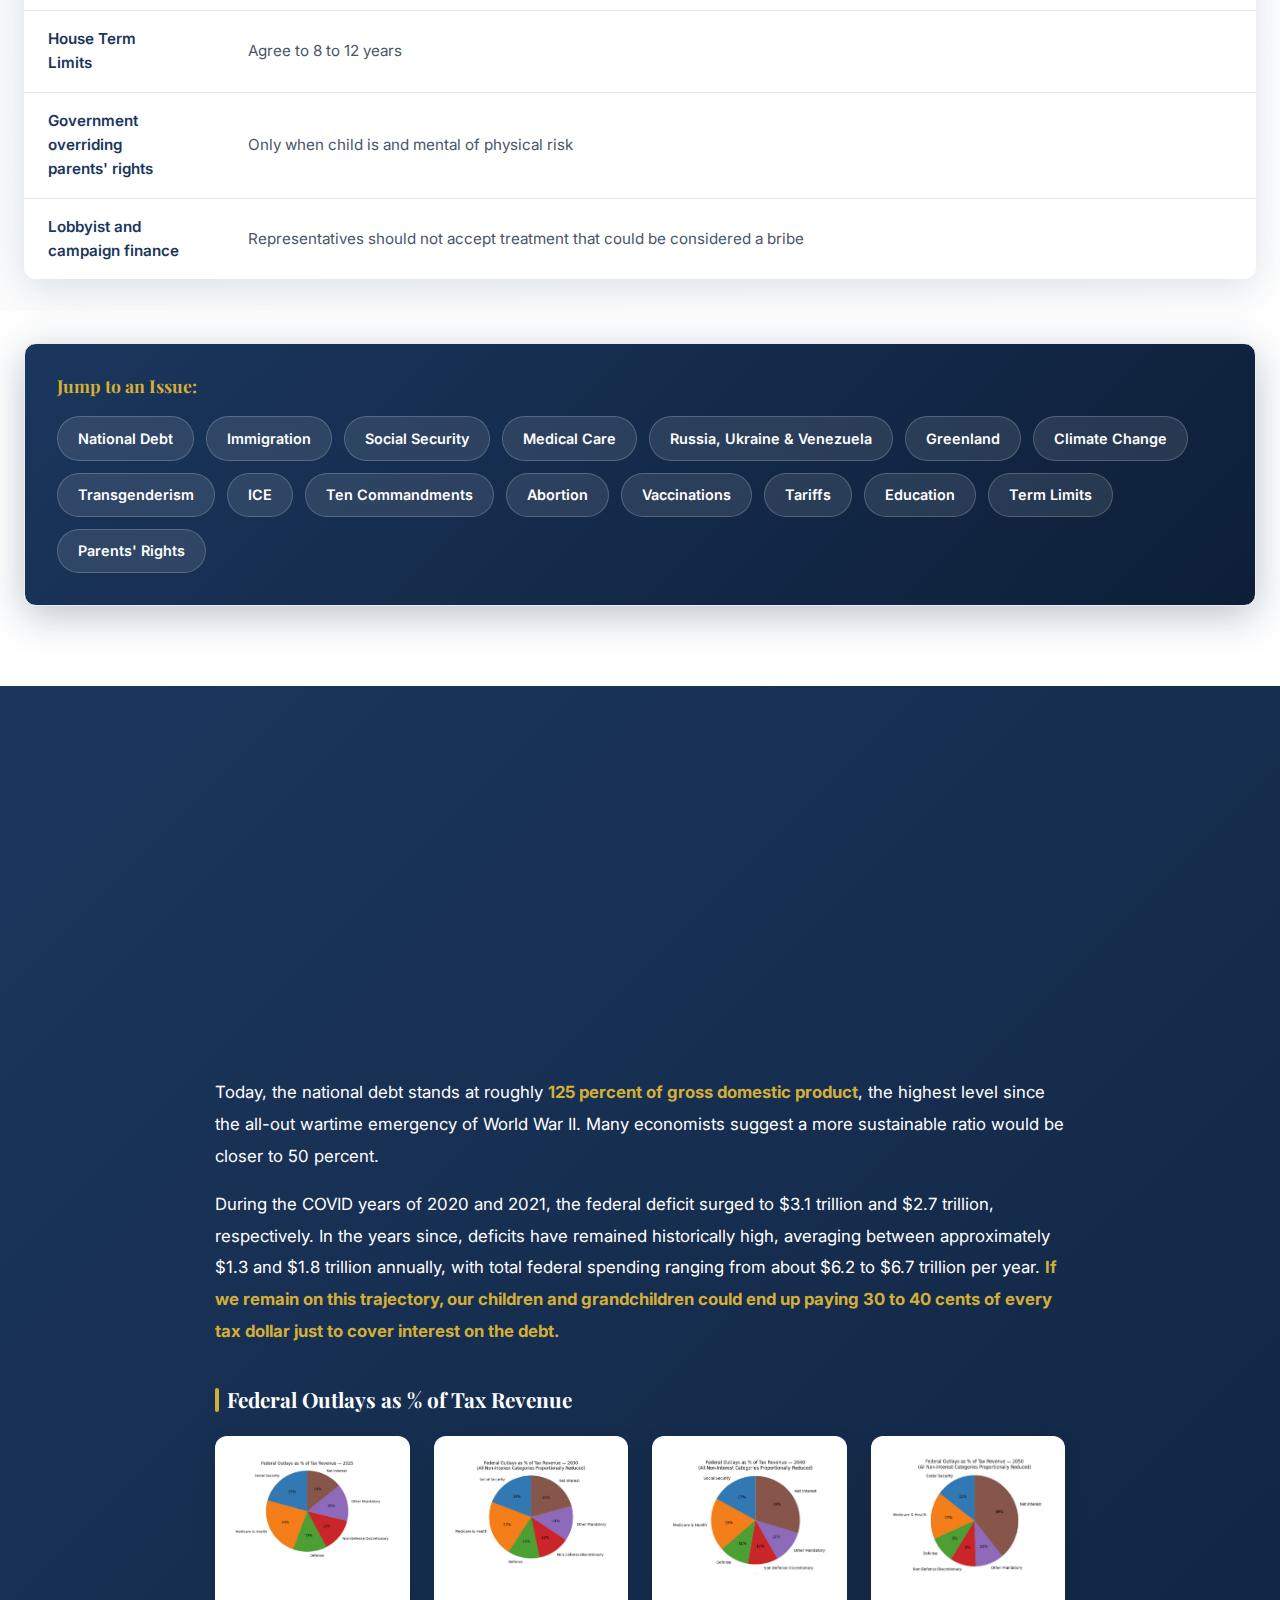
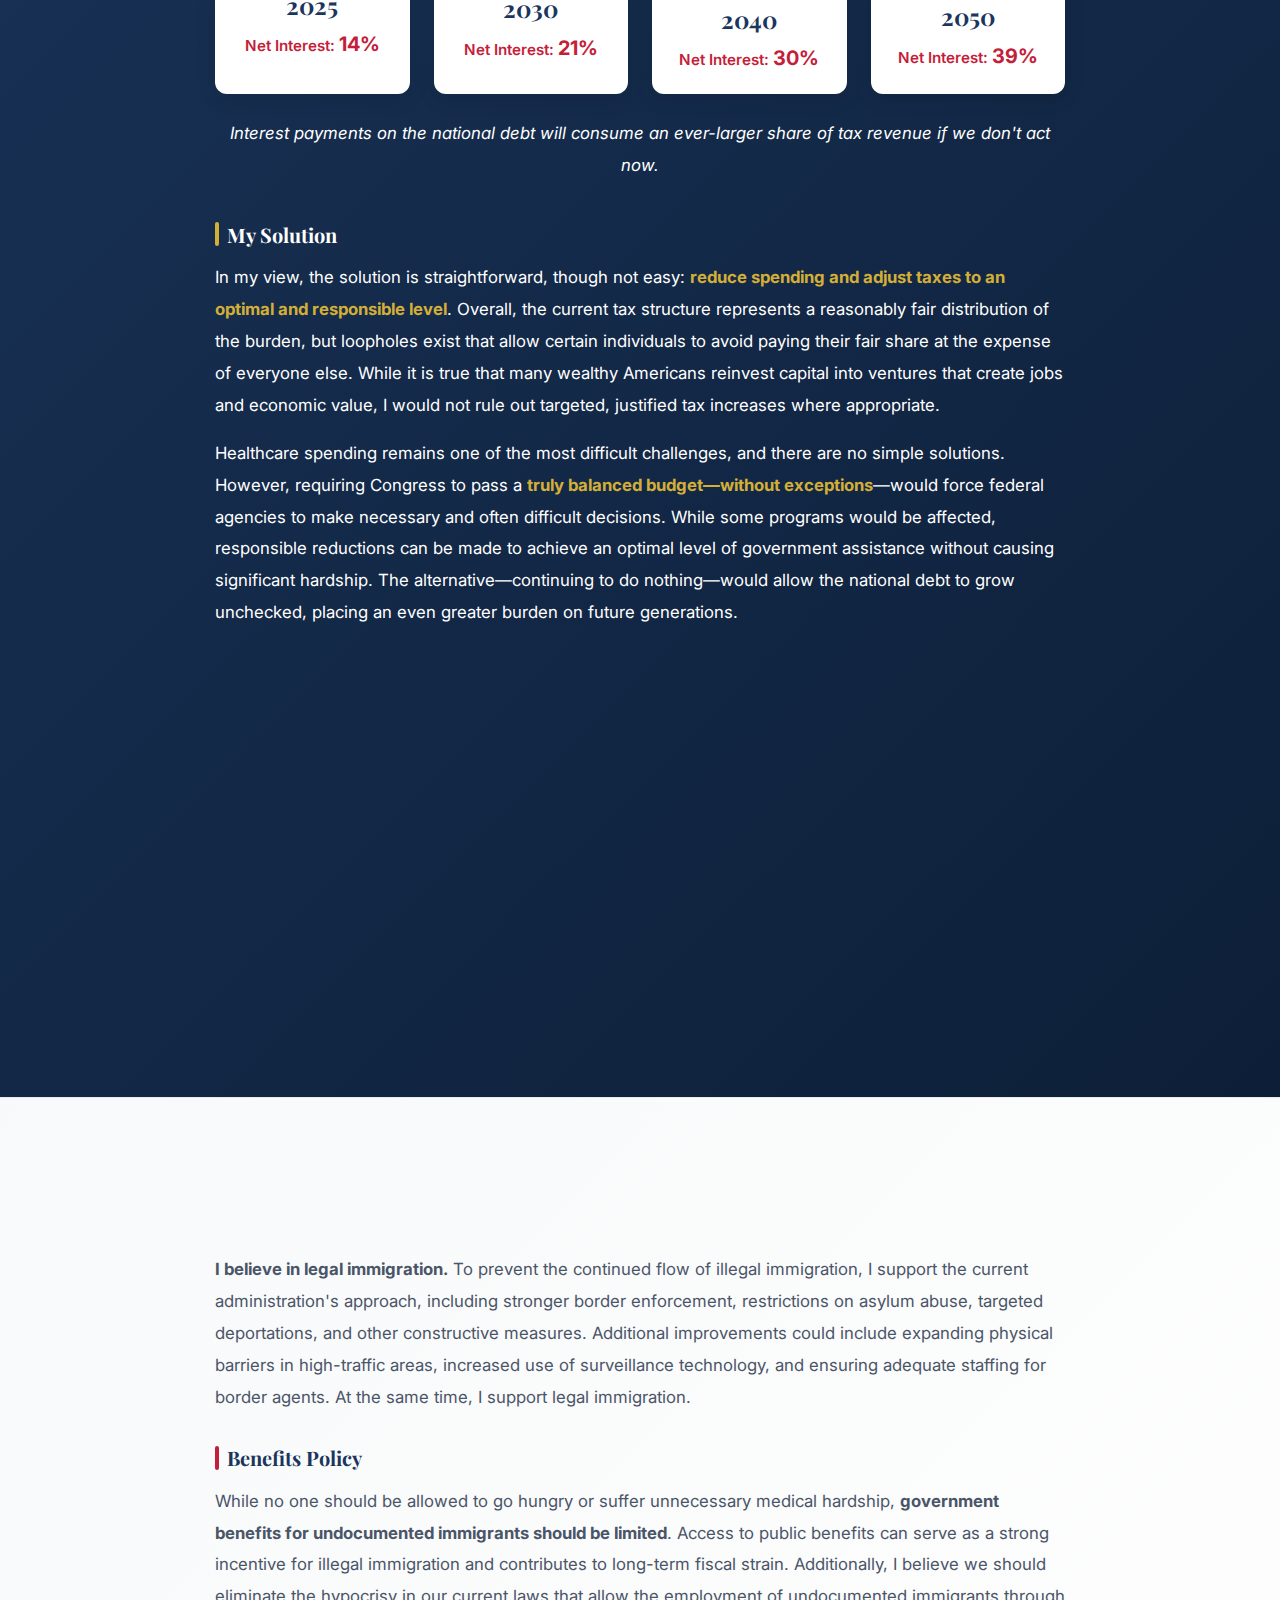
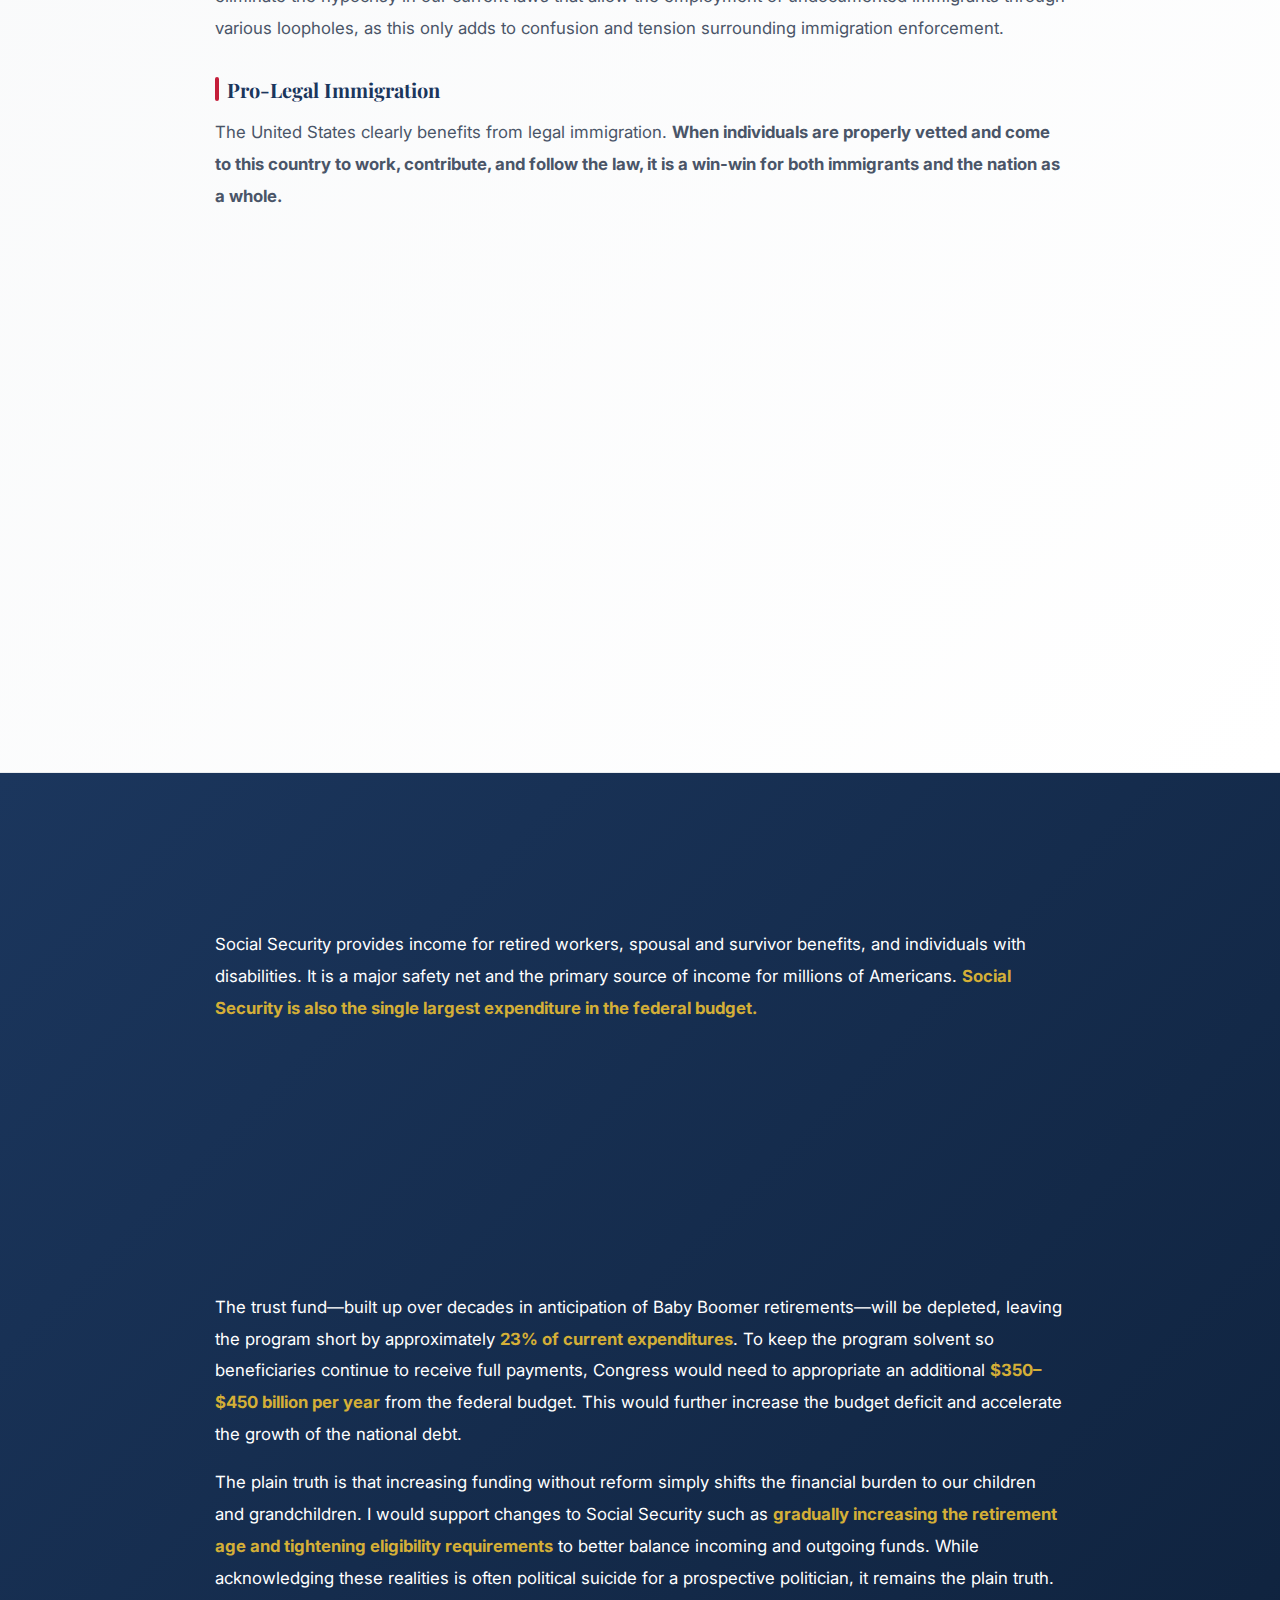
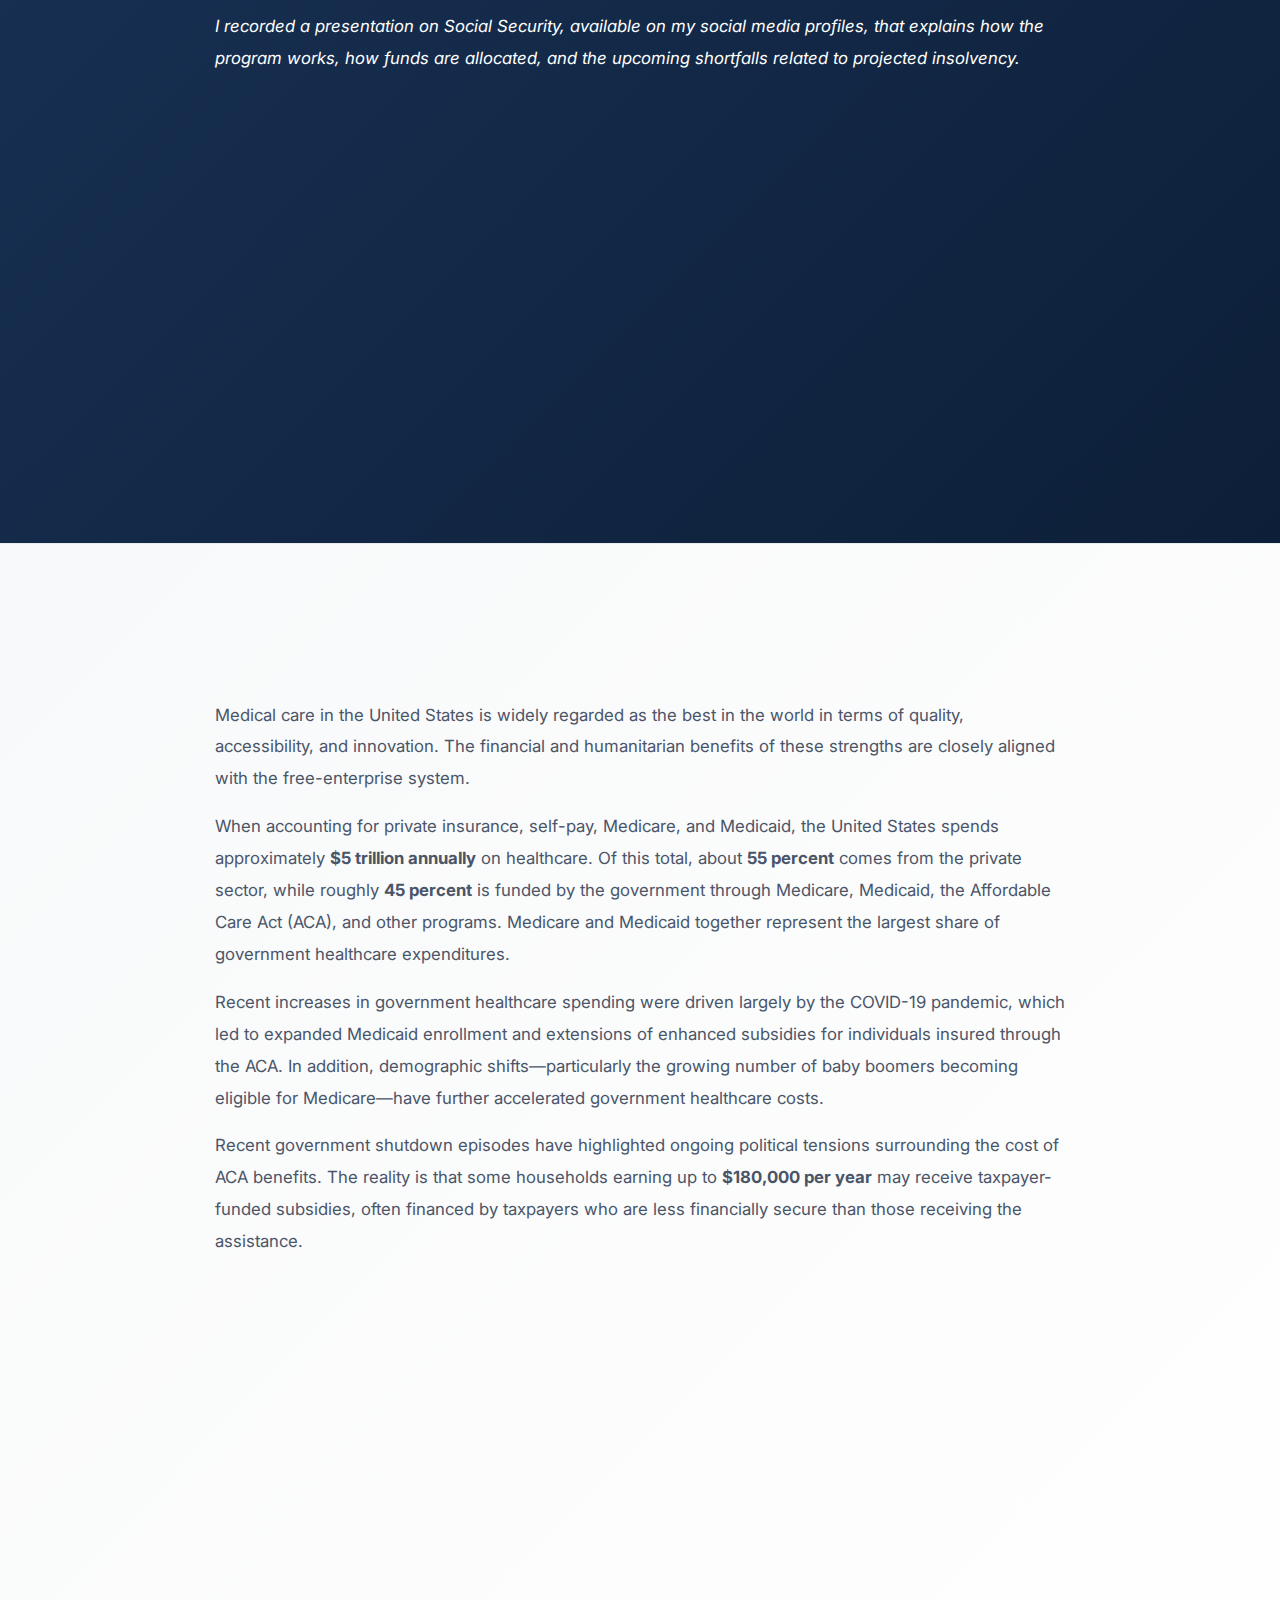
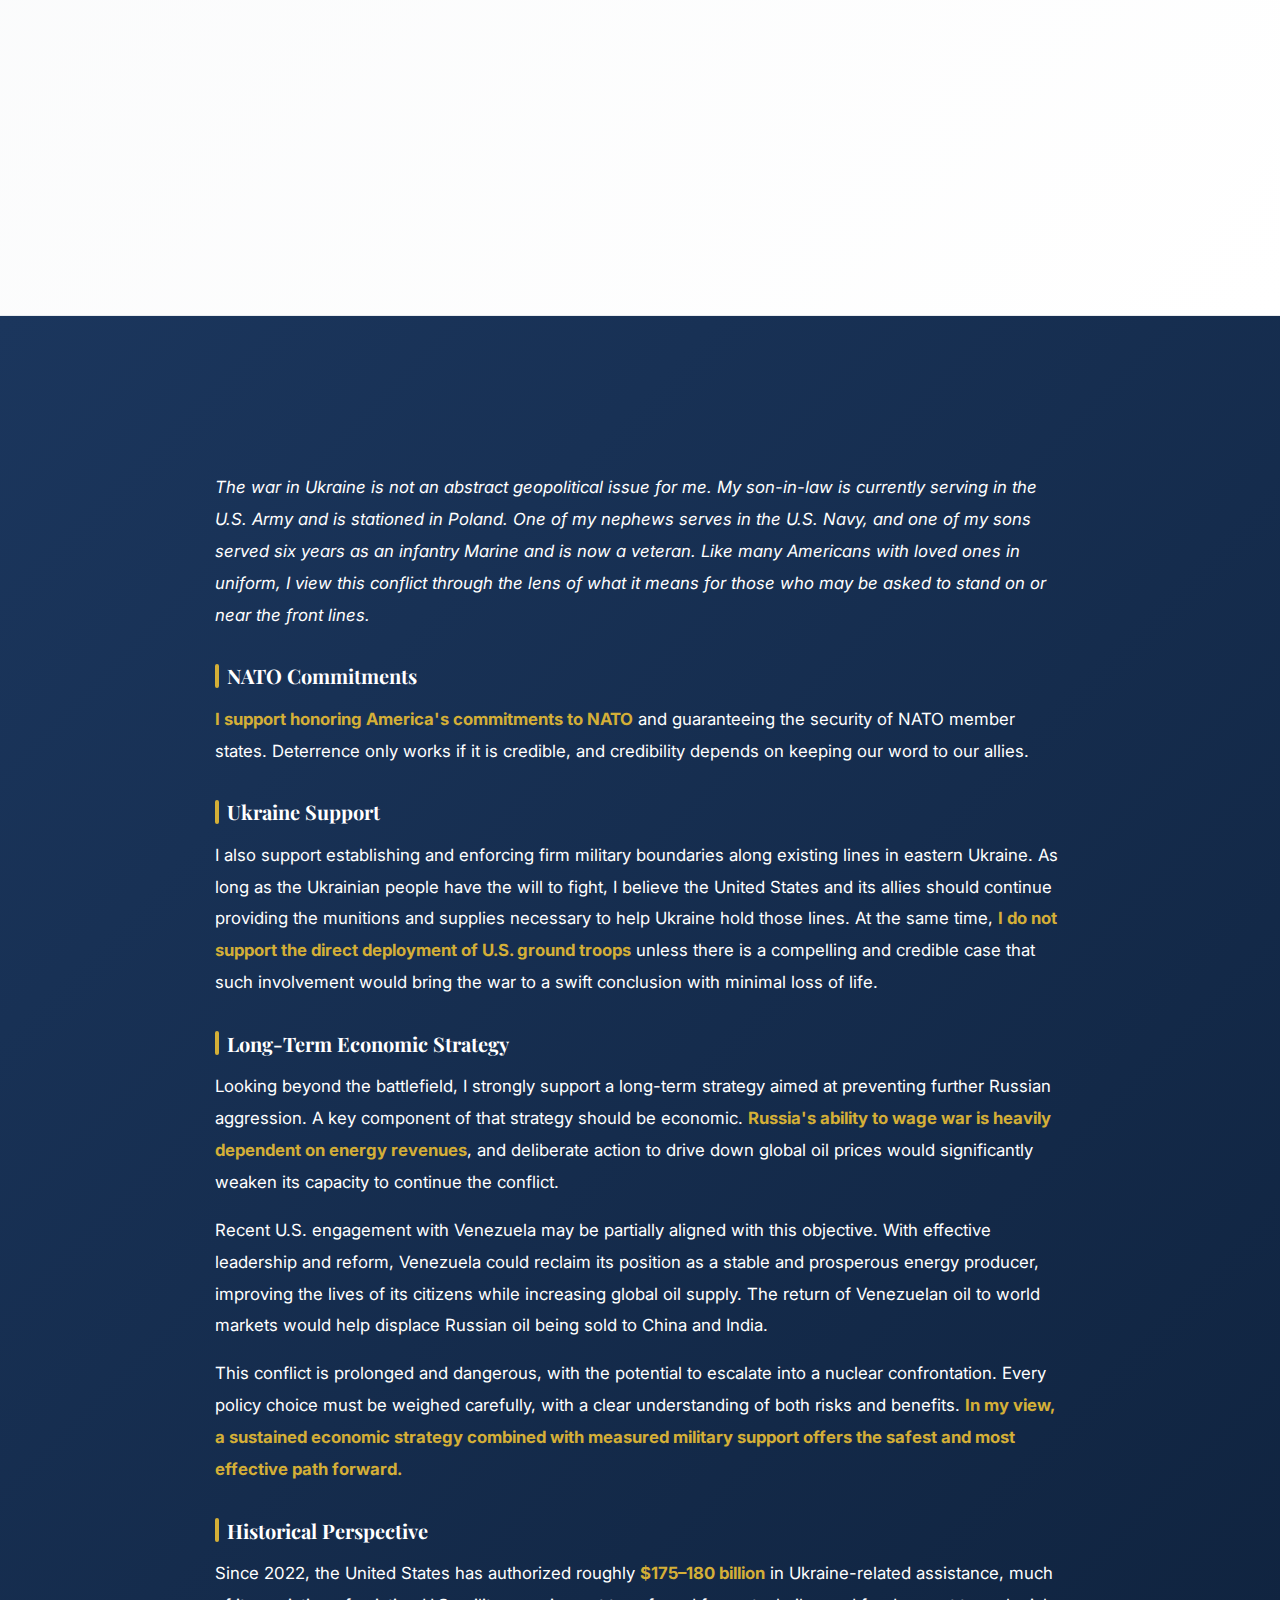
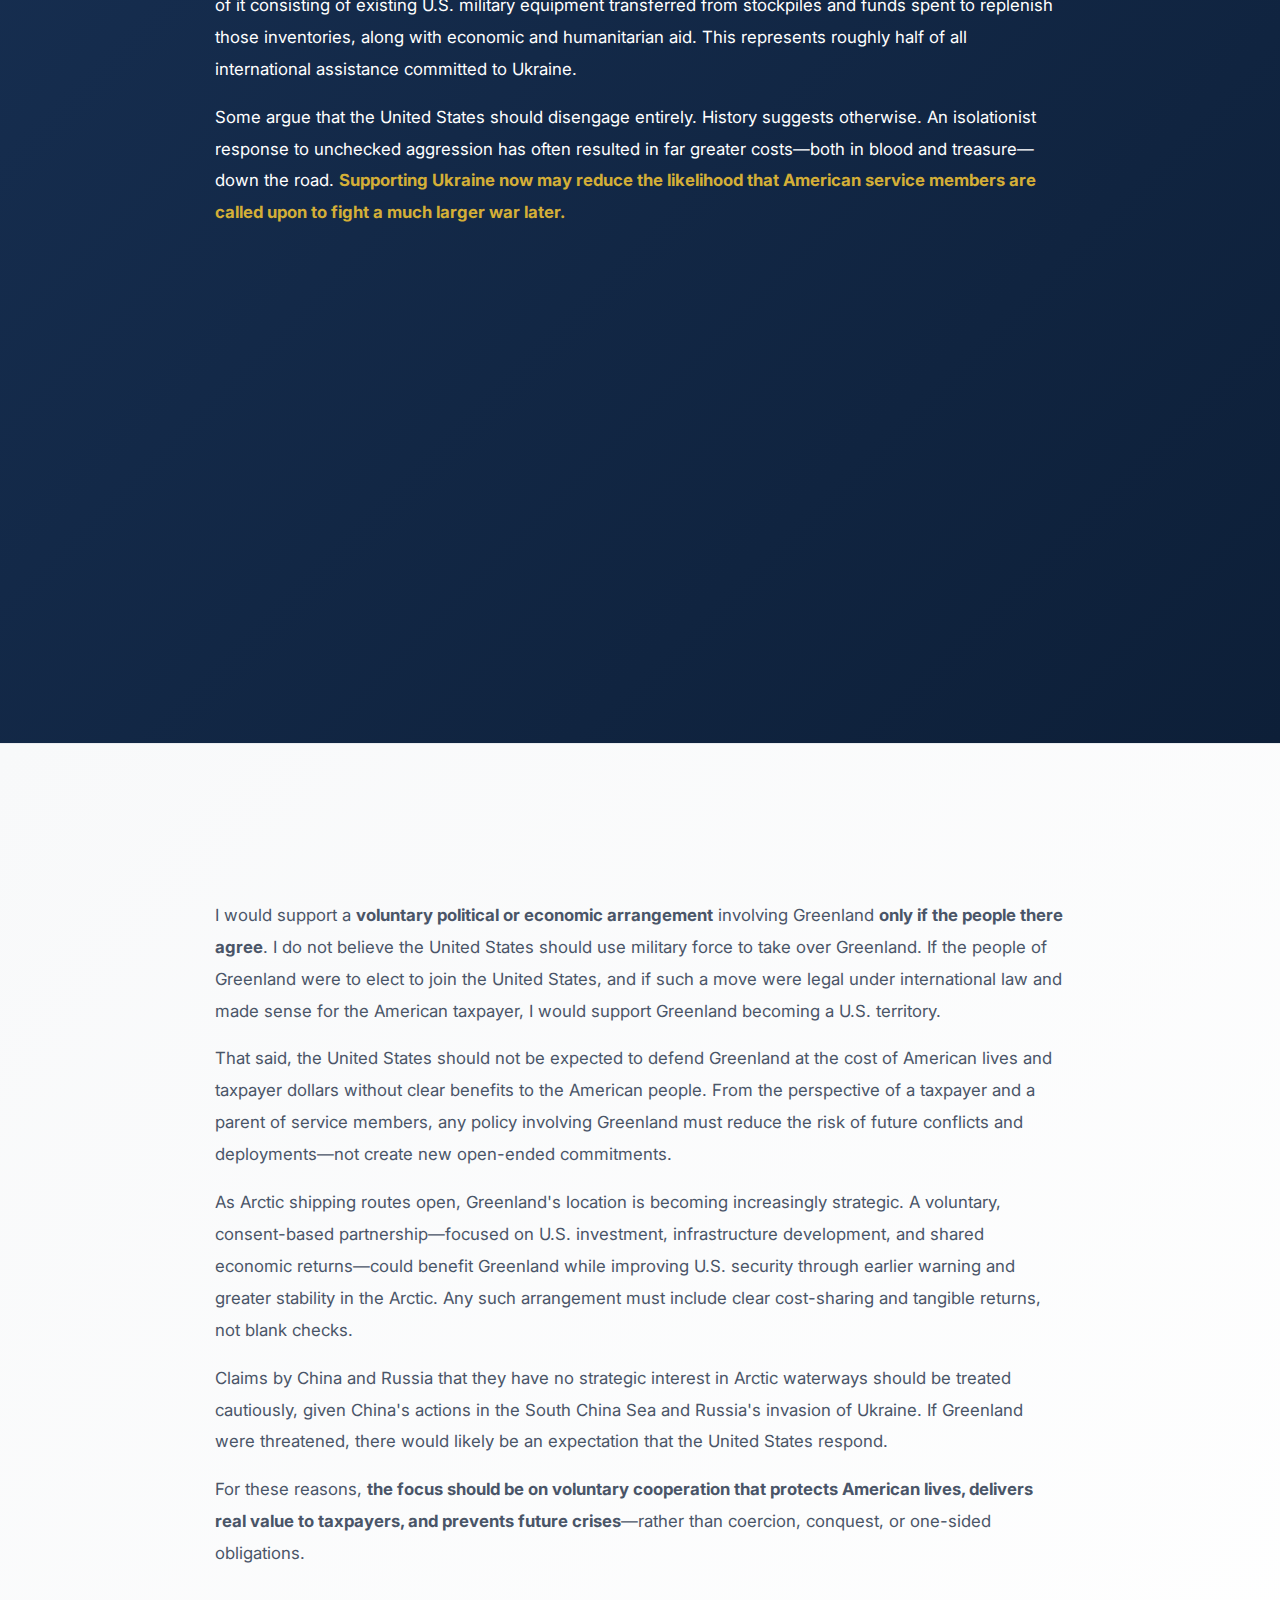
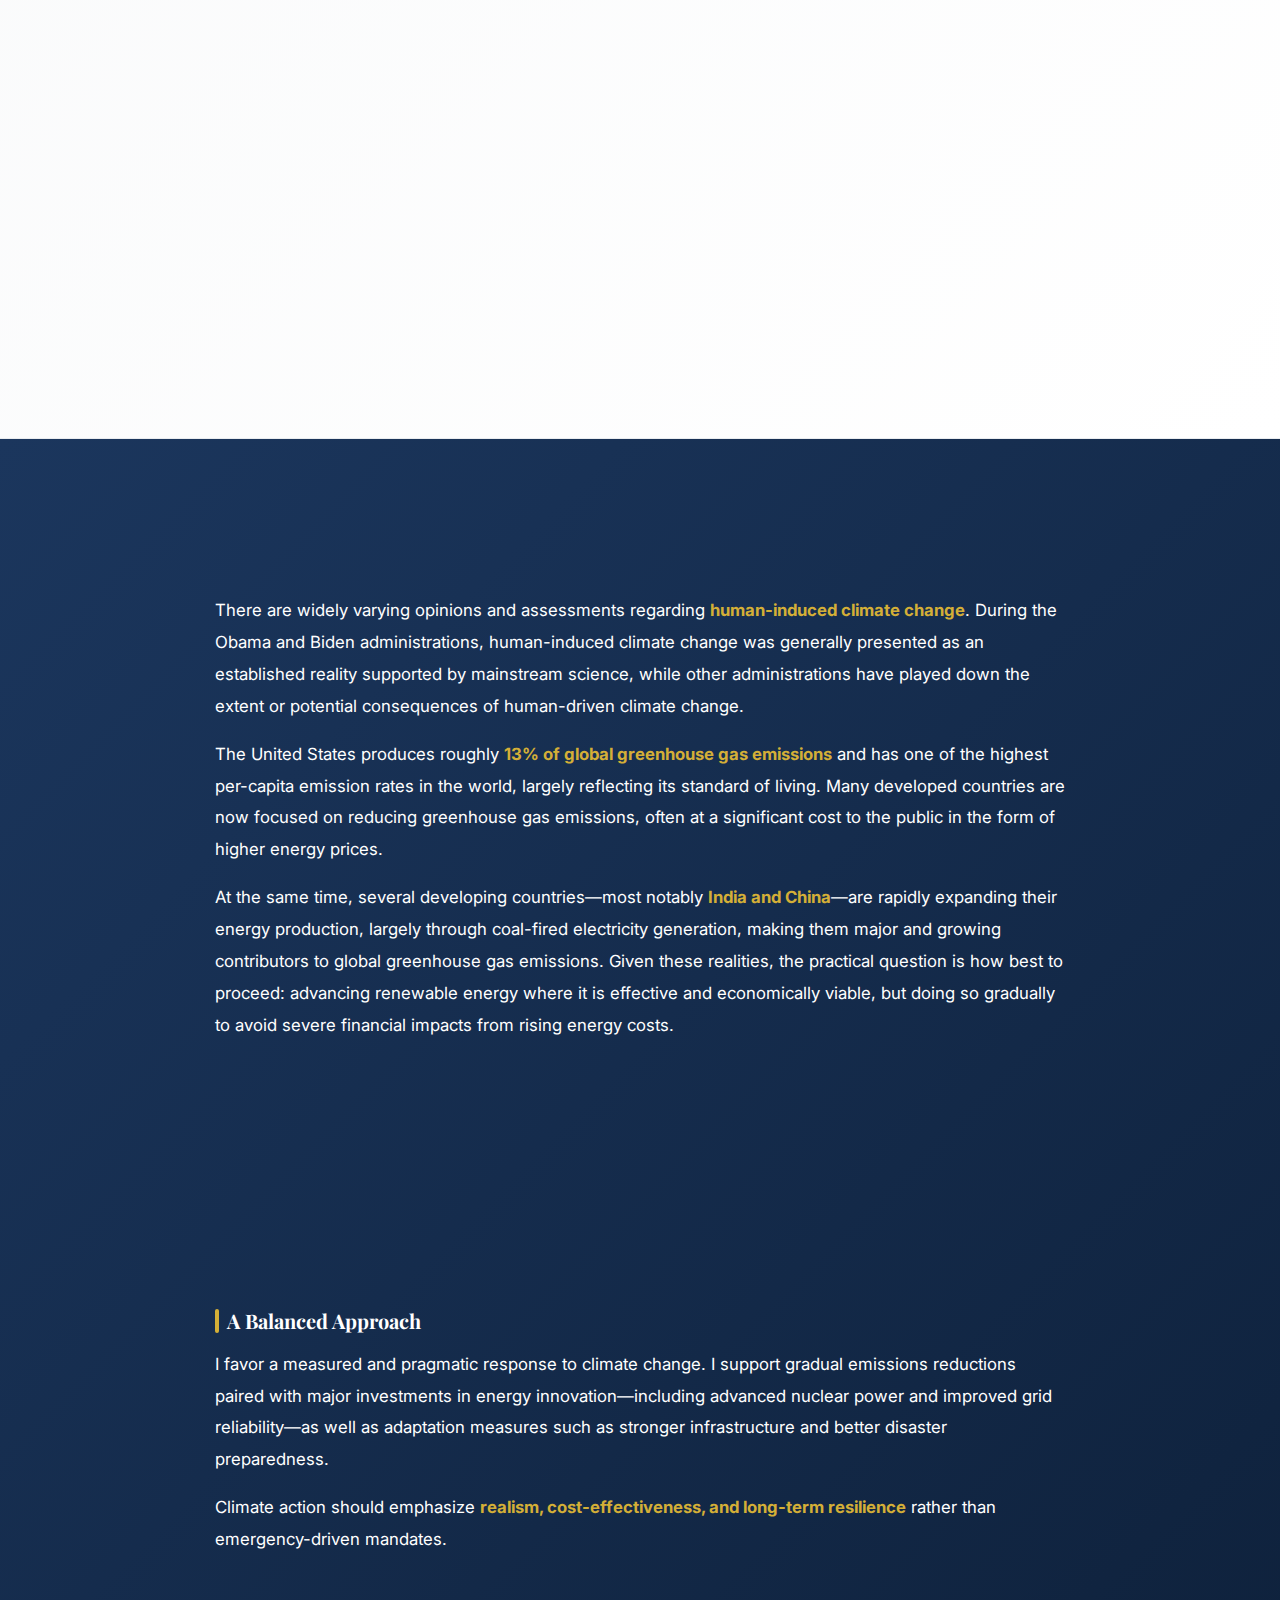
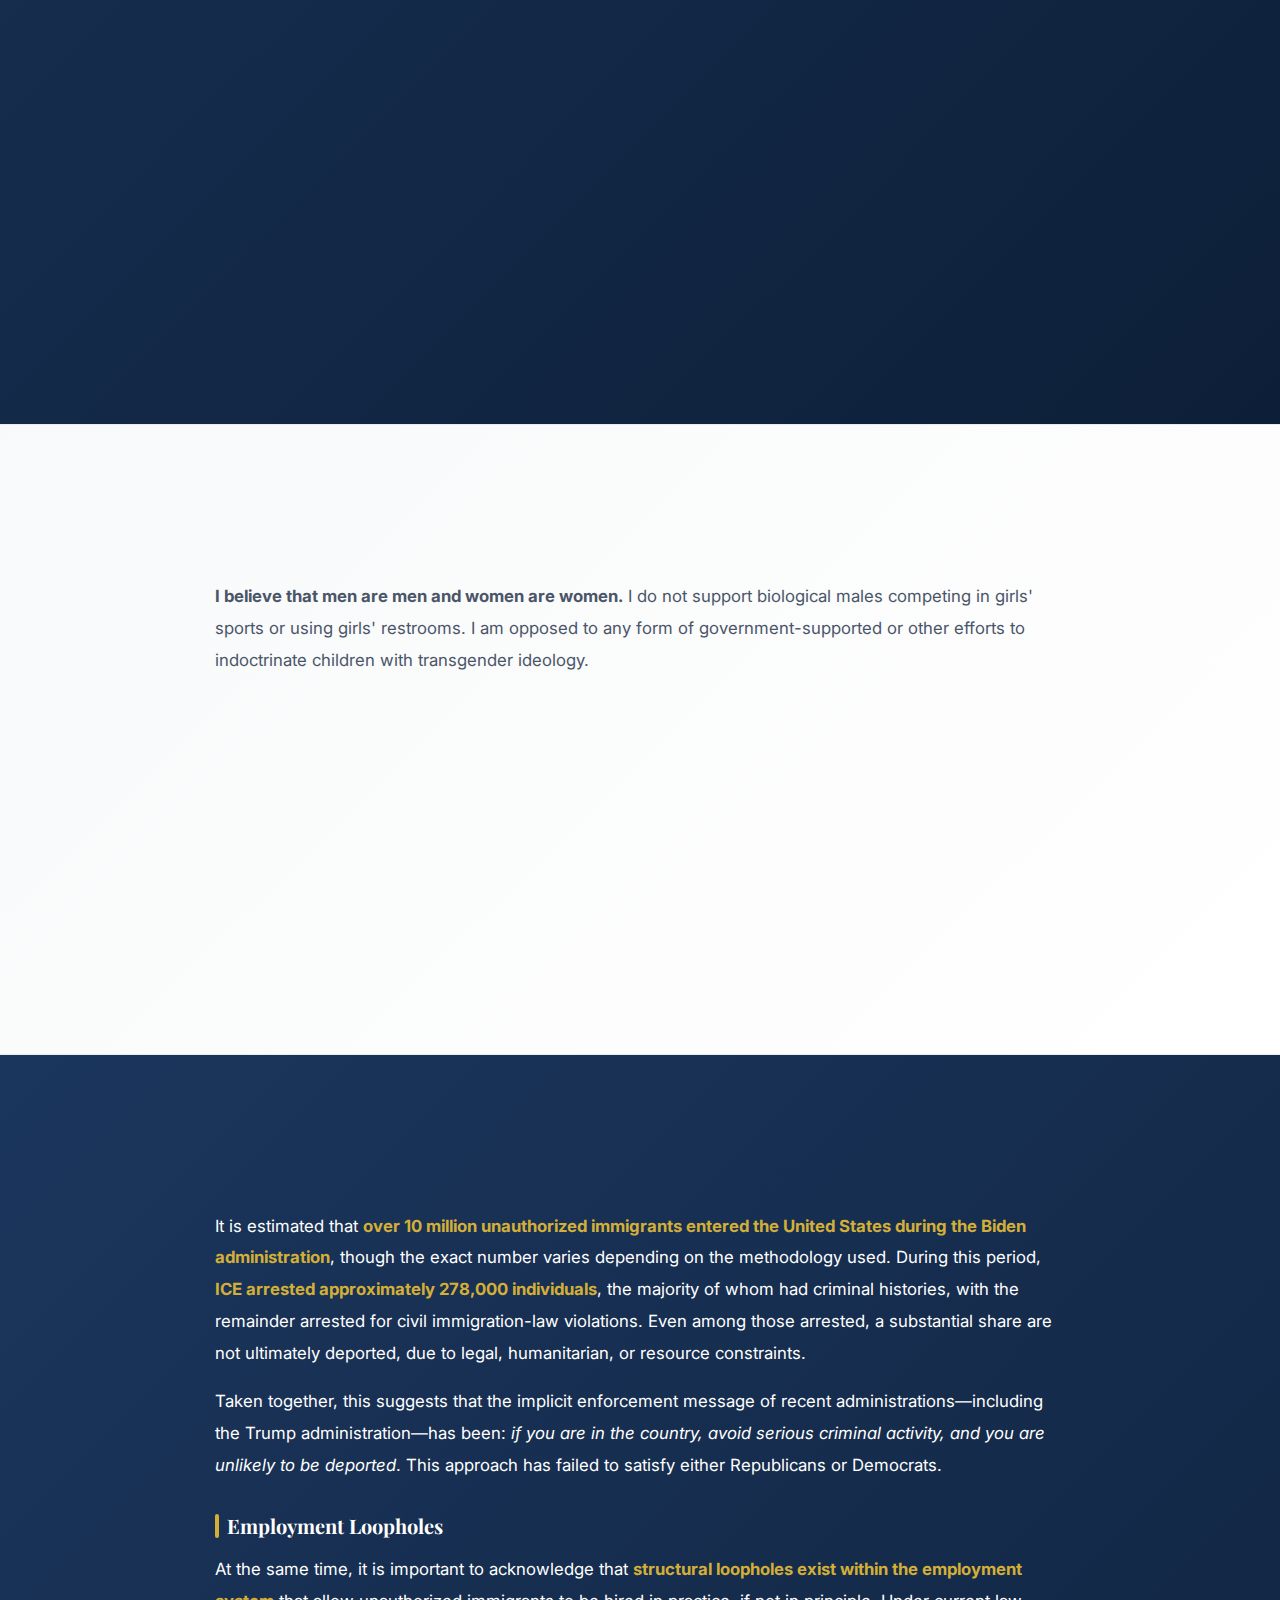
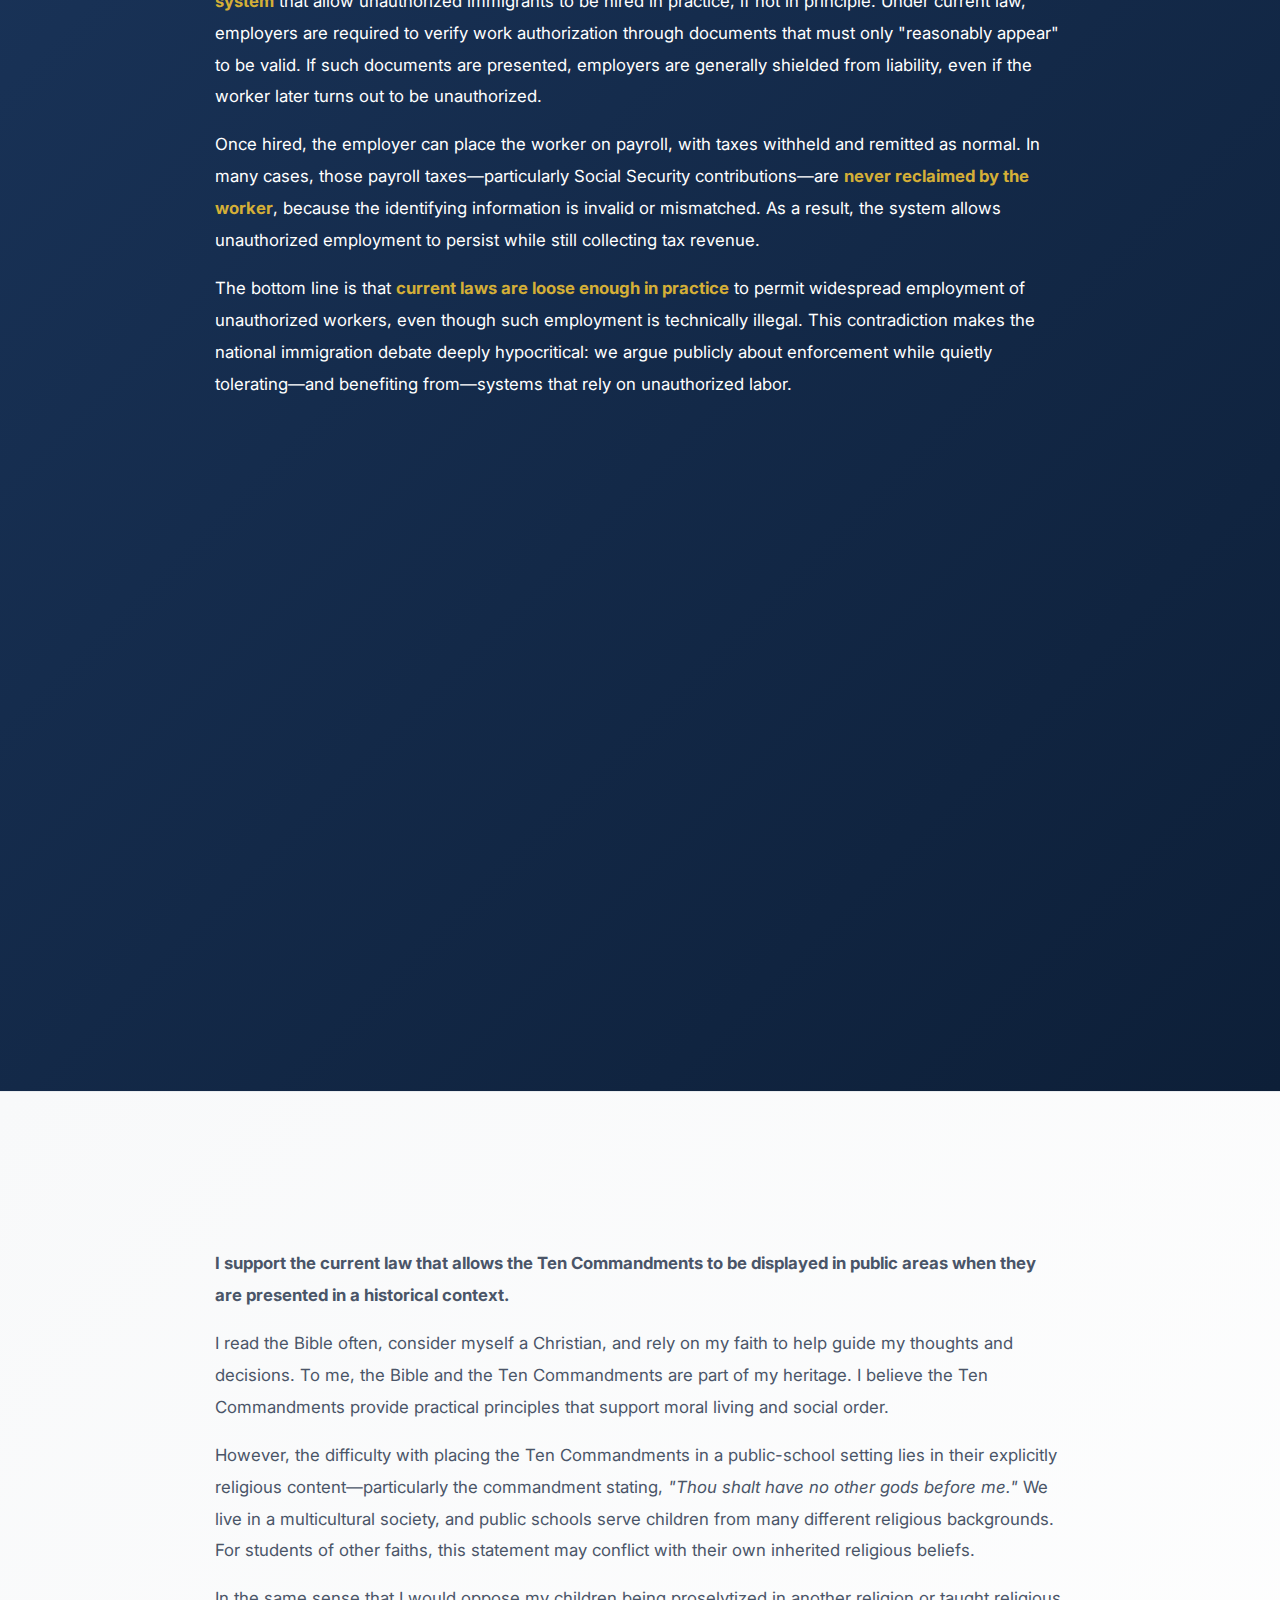
<file: pages/issues.html>
<!DOCTYPE html>
<html lang="en">
<head>
  <meta charset="UTF-8">
  <meta name="viewport" content="width=device-width, initial-scale=1.0">

  <!-- Primary Meta Tags -->
  <title>Issues & Policy Positions | Stephen Long for Congress TX-8 | Where I Stand</title>
  <meta name="description" content="Stephen Long's clear positions on national debt, immigration, abortion, tariffs, education, foreign policy, parents' rights, and more. Plain truth on the issues that matter to Texas families.">
  <meta name="keywords" content="Stephen Long issues, TX-8 policy positions, national debt, immigration policy, border security, abortion Texas, tariffs, Department of Education, parents rights, Russia Ukraine, fiscal responsibility">

  <!-- Open Graph -->
  <meta property="og:title" content="Issues & Policy Positions | Stephen Long for Congress TX-8">
  <meta property="og:description" content="Clear positions on the issues that matter. No political doublespeak - just plain truth from Stephen Long.">
  <meta property="og:url" content="https://stephenlongforcongress.com/pages/issues.html">

  <!-- Canonical -->
  <link rel="canonical" href="https://stephenlongforcongress.com/pages/issues.html">

  <!-- Fonts & Icons -->
  <link rel="preconnect" href="https://fonts.googleapis.com">
  <link rel="preconnect" href="https://fonts.gstatic.com" crossorigin>
  <link href="https://fonts.googleapis.com/css2?family=Inter:wght@400;500;600;700&family=Playfair+Display:wght@400;600;700;800&display=swap" rel="stylesheet">
  <link rel="stylesheet" href="https://cdnjs.cloudflare.com/ajax/libs/font-awesome/6.5.1/css/all.min.css">

  <!-- Stylesheet -->
  <link rel="stylesheet" href="../css/styles.css">

  <style>
    /* Issue Navigation - Premium Colored Bar */
    .issue-nav {
      background: linear-gradient(135deg, #1B365D 0%, #0d1f38 100%);
      padding: 2rem;
      border-radius: 12px;
      margin-bottom: 3rem;
      box-shadow: 0 10px 40px rgba(27, 54, 93, 0.3);
    }
    .issue-nav h3 {
      font-size: 1.1rem;
      margin-bottom: 1.25rem;
      color: #D4AF37;
      font-family: 'Playfair Display', serif;
    }
    .issue-nav-links {
      display: flex;
      flex-wrap: wrap;
      gap: 0.75rem;
    }
    .issue-nav-links a {
      background: rgba(255,255,255,0.1);
      padding: 0.6rem 1.25rem;
      border-radius: 25px;
      font-size: 0.9rem;
      font-weight: 600;
      color: white;
      border: 1px solid rgba(255,255,255,0.2);
      transition: all 0.3s ease;
    }
    .issue-nav-links a:hover {
      background: #C41E3A;
      border-color: #C41E3A;
      transform: translateY(-2px);
      box-shadow: 0 4px 15px rgba(196, 30, 58, 0.4);
    }

    /* Issue Sections */
    .issue-section {
      padding: 4rem 0;
      position: relative;
    }
    .issue-section:nth-child(odd) {
      background: linear-gradient(135deg, #f8f9fa 0%, #ffffff 100%);
    }
    .issue-section:nth-child(even) {
      background: linear-gradient(135deg, #1B365D 0%, #0d1f38 100%);
    }
    .issue-section:nth-child(even) .issue-content h2,
    .issue-section:nth-child(even) .issue-content h3,
    .issue-section:nth-child(even) .issue-content p,
    .issue-section:nth-child(even) .issue-content li {
      color: white;
    }
    .issue-section:nth-child(even) .issue-content strong {
      color: #D4AF37;
    }

    .issue-content {
      max-width: 850px;
      margin: 0 auto;
    }
    .issue-content h2 {
      display: flex;
      align-items: center;
      gap: 1.25rem;
      margin-bottom: 2rem;
      font-size: 1.75rem;
    }
    .issue-content h2 i {
      width: 60px;
      height: 60px;
      background: linear-gradient(135deg, #C41E3A 0%, #8a0621 100%);
      color: white;
      border-radius: 12px;
      display: flex;
      align-items: center;
      justify-content: center;
      font-size: 1.5rem;
      box-shadow: 0 4px 15px rgba(196, 30, 58, 0.4);
    }
    .issue-section:nth-child(even) .issue-content h2 i {
      background: linear-gradient(135deg, #D4AF37 0%, #b8962f 100%);
      box-shadow: 0 4px 15px rgba(212, 175, 55, 0.4);
    }
    .issue-content h3 {
      color: #1B365D;
      margin-top: 2rem;
      margin-bottom: 1rem;
      font-size: 1.25rem;
      display: flex;
      align-items: center;
      gap: 0.5rem;
    }
    .issue-content h3::before {
      content: '';
      width: 4px;
      height: 24px;
      background: #C41E3A;
      border-radius: 2px;
    }
    .issue-section:nth-child(even) .issue-content h3::before {
      background: #D4AF37;
    }
    .issue-content p {
      font-size: 1.05rem;
      line-height: 1.9;
      color: #4a5568;
    }

    /* Issue Highlight Box */
    .issue-highlight {
      background: linear-gradient(135deg, #C41E3A 0%, #8a0621 100%);
      color: white;
      padding: 2rem 2.5rem;
      border-radius: 12px;
      margin: 2rem 0;
      position: relative;
      overflow: hidden;
      box-shadow: 0 10px 40px rgba(196, 30, 58, 0.3);
    }
    .issue-highlight::before {
      content: '';
      position: absolute;
      top: -50%;
      right: -50%;
      width: 100%;
      height: 200%;
      background: radial-gradient(circle, rgba(255,255,255,0.1) 0%, transparent 60%);
    }
    .issue-highlight h3 {
      color: #D4AF37;
      margin-bottom: 1rem;
      font-size: 1.2rem;
      position: relative;
    }
    .issue-highlight p {
      color: rgba(255,255,255,0.95);
      margin-bottom: 0;
      position: relative;
      font-size: 1.1rem;
    }
    .issue-section:nth-child(even) .issue-highlight {
      background: linear-gradient(135deg, #D4AF37 0%, #b8962f 100%);
    }
    .issue-section:nth-child(even) .issue-highlight h3 {
      color: #1B365D;
    }
    .issue-section:nth-child(even) .issue-highlight p {
      color: rgba(0,0,0,0.85);
    }

    /* Key Points Box */
    .key-points {
      background: white;
      padding: 2rem;
      border-radius: 12px;
      margin: 2rem 0;
      border-left: 5px solid #1B365D;
      box-shadow: 0 5px 20px rgba(0,0,0,0.08);
    }
    .issue-section:nth-child(even) .key-points {
      background: rgba(255,255,255,0.1);
      border-left-color: #D4AF37;
    }
    .key-points h4 {
      color: #1B365D;
      margin-bottom: 1.25rem;
      font-size: 1.1rem;
      display: flex;
      align-items: center;
      gap: 0.5rem;
    }
    .key-points h4::before {
      content: '\f00c';
      font-family: 'Font Awesome 6 Free';
      font-weight: 900;
      background: linear-gradient(135deg, #C41E3A 0%, #8a0621 100%);
      color: white;
      width: 28px;
      height: 28px;
      border-radius: 50%;
      display: flex;
      align-items: center;
      justify-content: center;
      font-size: 0.75rem;
    }
    .issue-section:nth-child(even) .key-points h4 {
      color: white;
    }
    .key-points ul {
      margin: 0;
      padding-left: 0;
      list-style: none;
    }
    .key-points li {
      margin-bottom: 0.75rem;
      color: #4a5568;
      padding-left: 1.75rem;
      position: relative;
    }
    .key-points li::before {
      content: '\f00c';
      font-family: 'Font Awesome 6 Free';
      font-weight: 900;
      position: absolute;
      left: 0;
      color: #C41E3A;
      font-size: 0.8rem;
    }
    .issue-section:nth-child(even) .key-points li {
      color: rgba(255,255,255,0.9);
    }
    .issue-section:nth-child(even) .key-points li::before {
      color: #D4AF37;
    }

    /* CTA Section Override */
    .section-dark.cta-section {
      background: linear-gradient(135deg, #C41E3A 0%, #8a0621 100%);
    }

    /* Voter Check Table */
    .voter-check-section {
      padding: 3rem 0 2rem;
      background: linear-gradient(135deg, #f8f9fa 0%, #ffffff 100%);
    }
    .voter-check-header {
      text-align: center;
      margin-bottom: 2rem;
    }
    .voter-check-header h2 {
      font-family: 'Playfair Display', serif;
      font-size: 2rem;
      color: #1B365D;
      margin-bottom: 0.5rem;
    }
    .voter-check-header p {
      color: #4a5568;
      font-size: 1.05rem;
    }
    .voter-check-table {
      width: 100%;
      border-collapse: collapse;
      background: white;
      border-radius: 12px;
      overflow: hidden;
      box-shadow: 0 10px 40px rgba(27, 54, 93, 0.15);
    }
    .voter-check-table thead {
      background: linear-gradient(135deg, #1B365D 0%, #0d1f38 100%);
    }
    .voter-check-table th {
      padding: 1.25rem 1.5rem;
      text-align: left;
      font-family: 'Playfair Display', serif;
      font-size: 1.1rem;
      font-weight: 600;
      color: #D4AF37;
    }
    .voter-check-table th:first-child {
      width: 200px;
    }
    .voter-check-table td {
      padding: 1rem 1.5rem;
      border-bottom: 1px solid #e8e8e8;
      font-size: 0.95rem;
      color: #4a5568;
      line-height: 1.6;
    }
    .voter-check-table tr:last-child td {
      border-bottom: none;
    }
    .voter-check-table tr:hover {
      background: rgba(27, 54, 93, 0.03);
    }
    .voter-check-table td:first-child {
      font-weight: 600;
      color: #1B365D;
    }
    .voter-check-table td:first-child a {
      color: #1B365D;
      text-decoration: none;
      display: flex;
      align-items: center;
      gap: 0.5rem;
      transition: color 0.3s ease;
    }
    .voter-check-table td:first-child a:hover {
      color: #C41E3A;
    }
    .voter-check-table td:first-child a i {
      font-size: 0.75rem;
      opacity: 0;
      transition: opacity 0.3s ease, transform 0.3s ease;
    }
    .voter-check-table td:first-child a:hover i {
      opacity: 1;
      transform: translateX(3px);
    }
    @media (max-width: 768px) {
      .voter-check-table th,
      .voter-check-table td {
        padding: 0.875rem 1rem;
        font-size: 0.9rem;
      }
      .voter-check-table th:first-child {
        width: 140px;
      }
    }

    /* Pie Chart Gallery */
    .chart-gallery {
      margin: 2.5rem 0;
    }
    .chart-gallery h3 {
      text-align: center;
      margin-bottom: 1.5rem;
      font-size: 1.3rem;
    }
    .chart-gallery-grid {
      display: grid;
      grid-template-columns: repeat(4, 1fr);
      gap: 1.5rem;
    }
    .chart-item {
      background: white;
      border-radius: 12px;
      padding: 1.25rem;
      text-align: center;
      box-shadow: 0 5px 20px rgba(0,0,0,0.1);
      transition: transform 0.3s ease, box-shadow 0.3s ease;
    }
    .chart-item:hover {
      transform: translateY(-5px);
      box-shadow: 0 10px 30px rgba(0,0,0,0.15);
    }
    .chart-item img {
      width: 100%;
      height: auto;
      border-radius: 8px;
      margin-bottom: 1rem;
    }
    .chart-item .chart-year {
      font-family: 'Playfair Display', serif;
      font-size: 1.5rem;
      font-weight: 700;
      color: #1B365D;
      margin-bottom: 0.25rem;
    }
    .chart-item .chart-stat {
      font-size: 0.95rem;
      color: #C41E3A;
      font-weight: 600;
    }
    .chart-item .chart-stat span {
      font-size: 1.25rem;
      font-weight: 700;
    }
    .chart-gallery-caption {
      text-align: center;
      margin-top: 1.5rem;
      font-style: italic;
      color: #666;
      font-size: 0.95rem;
    }
    @media (max-width: 992px) {
      .chart-gallery-grid {
        grid-template-columns: repeat(2, 1fr);
      }
    }
    @media (max-width: 576px) {
      .chart-gallery-grid {
        grid-template-columns: 1fr;
        max-width: 280px;
        margin: 0 auto;
      }
    }
  </style>
</head>
<body>
  <a href="#main-content" class="skip-link">Skip to main content</a>

  <!-- Header -->
  <header class="header">
    <div class="header-main">
      <a href="../index.html" class="logo">
        <div class="logo-text">
          Stephen Long
          <span>For Congress TX-8</span>
        </div>
      </a>

      <nav class="nav-desktop">
        <ul>
          <li><a href="../index.html">Home</a></li>
          <li><a href="about.html">About</a></li>
          <li><a href="issues.html" class="active">Issues</a></li>
          <li><a href="events.html">Events</a></li>
          <li><a href="news.html">News</a></li>
          <li><a href="contact.html">Contact</a></li>
          <li><a href="donate.html" class="nav-cta">Donate</a></li>
        </ul>
      </nav>

      <button class="nav-toggle" aria-label="Toggle navigation">
        <span></span><span></span><span></span>
      </button>

      <nav class="nav-mobile">
        <ul>
          <li><a href="../index.html">Home</a></li>
          <li><a href="about.html">About</a></li>
          <li><a href="issues.html">Issues</a></li>
          <li><a href="events.html">Events</a></li>
          <li><a href="news.html">News</a></li>
          <li><a href="contact.html">Contact</a></li>
          <li><a href="donate.html" class="nav-cta-mobile">Donate</a></li>
        </ul>
      </nav>
    </div>
  </header>

  <main id="main-content">
    <!-- Page Header -->
    <section class="page-header">
      <div class="container">
        <nav class="breadcrumb">
          <a href="../index.html">Home</a>
          <span>/</span>
          <span>Issues</span>
        </nav>
        <h1>Where I Stand</h1>
        <p>Plain truth on the issues that matter to Texas families. No political doublespeak.</p>
      </div>
    </section>

    <!-- Voter Check Summary Table -->
    <section class="voter-check-section">
      <div class="container">
        <div class="voter-check-header">
          <h2>Voter Check</h2>
          <p>A quick summary of where I stand on the issues</p>
        </div>
        <table class="voter-check-table">
          <thead>
            <tr>
              <th>Topic</th>
              <th>Summary</th>
            </tr>
          </thead>
          <tbody>
            <tr>
              <td><a href="about.html">Bio <i class="fa-solid fa-arrow-right"></i></a></td>
              <td>Oil and gas service industry, Sam Houston State Graduate – Business Administration, 4 Kids and 2 grandchildren</td>
            </tr>
            <tr>
              <td><a href="about.html">Political Philosophy <i class="fa-solid fa-arrow-right"></i></a></td>
              <td>Focus on fiscal responsibility addressing the long term future for our children.</td>
            </tr>
            <tr>
              <td><a href="#national-debt">National Debt <i class="fa-solid fa-arrow-right"></i></a></td>
              <td>Must be addressed or our children will be greatly affected by financial instability and possibly social unrest</td>
            </tr>
            <tr>
              <td><a href="#immigration">Immigration <i class="fa-solid fa-arrow-right"></i></a></td>
              <td>Protect the border, deport criminals, and fix loopholes that add to confusion employing unauthorized immigrants.</td>
            </tr>
            <tr>
              <td><a href="#social-security">Social Security <i class="fa-solid fa-arrow-right"></i></a></td>
              <td>Funding shortfall in early 2030's. Adjustments must be addressed to balance the budget.</td>
            </tr>
            <tr>
              <td><a href="#medical-care">Medical care <i class="fa-solid fa-arrow-right"></i></a></td>
              <td>Current trend is not feasible. Adjustments must be addressed to balance the budget.</td>
            </tr>
            <tr>
              <td><a href="#foreign-policy">Russia, Ukraine, and Venezuela <i class="fa-solid fa-arrow-right"></i></a></td>
              <td>Support Ukraine measurably, help Venezuela increase oil production to apply financial pressure on Russia</td>
            </tr>
            <tr>
              <td><a href="#greenland">Greenland <i class="fa-solid fa-arrow-right"></i></a></td>
              <td>Should not invade but arrange economically feasible joint ventures that benefit both US and Greenland</td>
            </tr>
            <tr>
              <td><a href="#climate-change">Climate Change <i class="fa-solid fa-arrow-right"></i></a></td>
              <td>Apply renewable energy where economically feasible but not sacrifice America's energy and financial freedom.</td>
            </tr>
            <tr>
              <td><a href="#transgenderism">Transgenderism <i class="fa-solid fa-arrow-right"></i></a></td>
              <td>No men in women's sports or bathrooms and no indoctrination</td>
            </tr>
            <tr>
              <td><a href="#ice">ICE <i class="fa-solid fa-arrow-right"></i></a></td>
              <td>ICE appears to be mostly targeting those with criminal history and these should be deported. I support the ICE officers.</td>
            </tr>
            <tr>
              <td><a href="#ten-commandments">The Ten Commandments <i class="fa-solid fa-arrow-right"></i></a></td>
              <td>Display in appropriate areas but supreme court has ruled against displaying in classrooms (1st Amendment)</td>
            </tr>
            <tr>
              <td><a href="#abortion">Abortion <i class="fa-solid fa-arrow-right"></i></a></td>
              <td>Support current law in Texas - Sec. 170A.002 Abortions not allowed unless a life is in danger.</td>
            </tr>
            <tr>
              <td><a href="#vaccinations">Vaccinations <i class="fa-solid fa-arrow-right"></i></a></td>
              <td>I support mandatory vaccinations that provide the greatest overall public health benefit. Others up to the parents.</td>
            </tr>
            <tr>
              <td><a href="#tariffs">Tariffs <i class="fa-solid fa-arrow-right"></i></a></td>
              <td>Agree with overall intent but should monitor for true economic impact and adjust accordingly</td>
            </tr>
            <tr>
              <td><a href="#education">Department of Education <i class="fa-solid fa-arrow-right"></i></a></td>
              <td>Low funded schools should not be left behind by school vouchers.</td>
            </tr>
            <tr>
              <td><a href="#term-limits">House Term Limits <i class="fa-solid fa-arrow-right"></i></a></td>
              <td>Agree to 8 to 12 years</td>
            </tr>
            <tr>
              <td><a href="#parents-rights">Government overriding parents' rights <i class="fa-solid fa-arrow-right"></i></a></td>
              <td>Only when child is and mental of physical risk</td>
            </tr>
            <tr>
              <td>Lobbyist and campaign finance</td>
              <td>Representatives should not accept treatment that could be considered a bribe</td>
            </tr>
          </tbody>
        </table>
      </div>
    </section>

    <!-- Quick Navigation -->
    <section class="section" style="padding: 2rem 0;">
      <div class="container">
        <div class="issue-nav">
          <h3>Jump to an Issue:</h3>
          <div class="issue-nav-links">
            <a href="#national-debt">National Debt</a>
            <a href="#immigration">Immigration</a>
            <a href="#social-security">Social Security</a>
            <a href="#medical-care">Medical Care</a>
            <a href="#foreign-policy">Russia, Ukraine & Venezuela</a>
            <a href="#greenland">Greenland</a>
            <a href="#climate-change">Climate Change</a>
            <a href="#transgenderism">Transgenderism</a>
            <a href="#ice">ICE</a>
            <a href="#ten-commandments">Ten Commandments</a>
            <a href="#abortion">Abortion</a>
            <a href="#vaccinations">Vaccinations</a>
            <a href="#tariffs">Tariffs</a>
            <a href="#education">Education</a>
            <a href="#term-limits">Term Limits</a>
            <a href="#parents-rights">Parents' Rights</a>
          </div>
        </div>
      </div>
    </section>

    <!-- NATIONAL DEBT -->
    <section class="issue-section" id="national-debt">
      <div class="container">
        <div class="issue-content">
          <h2><i class="fa-solid fa-chart-line"></i> The National Debt</h2>

          <div class="issue-highlight">
            <h3>My Greatest Concern</h3>
            <p>The nation's deficit is one of my greatest concerns for our country's future and the future of our children.</p>
          </div>

          <p>
            Today, the national debt stands at roughly <strong>125 percent of gross domestic product</strong>, the highest level since the all-out wartime emergency of World War II. Many economists suggest a more sustainable ratio would be closer to 50 percent.
          </p>

          <p>
            During the COVID years of 2020 and 2021, the federal deficit surged to $3.1 trillion and $2.7 trillion, respectively. In the years since, deficits have remained historically high, averaging between approximately $1.3 and $1.8 trillion annually, with total federal spending ranging from about $6.2 to $6.7 trillion per year. <strong>If we remain on this trajectory, our children and grandchildren could end up paying 30 to 40 cents of every tax dollar just to cover interest on the debt.</strong>
          </p>

          <div class="chart-gallery">
            <h3>Federal Outlays as % of Tax Revenue</h3>
            <div class="chart-gallery-grid">
              <div class="chart-item">
                <img src="../images/federal-outlays-2025.png" alt="Federal Outlays 2025 - Net Interest 14%">
                <div class="chart-year">2025</div>
                <div class="chart-stat">Net Interest: <span>14%</span></div>
              </div>
              <div class="chart-item">
                <img src="../images/federal-outlays-2030.png" alt="Federal Outlays 2030 - Net Interest 21%">
                <div class="chart-year">2030</div>
                <div class="chart-stat">Net Interest: <span>21%</span></div>
              </div>
              <div class="chart-item">
                <img src="../images/federal-outlays-2040.png" alt="Federal Outlays 2040 - Net Interest 30%">
                <div class="chart-year">2040</div>
                <div class="chart-stat">Net Interest: <span>30%</span></div>
              </div>
              <div class="chart-item">
                <img src="../images/federal-outlays-2050.png" alt="Federal Outlays 2050 - Net Interest 39%">
                <div class="chart-year">2050</div>
                <div class="chart-stat">Net Interest: <span>39%</span></div>
              </div>
            </div>
            <p class="chart-gallery-caption">Interest payments on the national debt will consume an ever-larger share of tax revenue if we don't act now.</p>
          </div>

          <h3>My Solution</h3>
          <p>
            In my view, the solution is straightforward, though not easy: <strong>reduce spending and adjust taxes to an optimal and responsible level</strong>. Overall, the current tax structure represents a reasonably fair distribution of the burden, but loopholes exist that allow certain individuals to avoid paying their fair share at the expense of everyone else. While it is true that many wealthy Americans reinvest capital into ventures that create jobs and economic value, I would not rule out targeted, justified tax increases where appropriate.
          </p>

          <p>
            Healthcare spending remains one of the most difficult challenges, and there are no simple solutions. However, requiring Congress to pass a <strong>truly balanced budget—without exceptions</strong>—would force federal agencies to make necessary and often difficult decisions. While some programs would be affected, responsible reductions can be made to achieve an optimal level of government assistance without causing significant hardship. The alternative—continuing to do nothing—would allow the national debt to grow unchecked, placing an even greater burden on future generations.
          </p>

          <div class="key-points">
            <h4>Key Points:</h4>
            <ul>
              <li>Strong advocate for balancing the federal budget</li>
              <li>Support reducing the national debt to sustainable levels</li>
              <li>Close tax loopholes that allow unfair avoidance</li>
              <li>Open to targeted, justified tax increases where appropriate</li>
              <li>Require balanced budgets without exceptions</li>
            </ul>
          </div>
        </div>
      </div>
    </section>

    <!-- IMMIGRATION -->
    <section class="issue-section" id="immigration">
      <div class="container">
        <div class="issue-content">
          <h2><i class="fa-solid fa-shield-halved"></i> The Border and Illegal Immigration</h2>

          <p>
            <strong>I believe in legal immigration.</strong> To prevent the continued flow of illegal immigration, I support the current administration's approach, including stronger border enforcement, restrictions on asylum abuse, targeted deportations, and other constructive measures. Additional improvements could include expanding physical barriers in high-traffic areas, increased use of surveillance technology, and ensuring adequate staffing for border agents. At the same time, I support legal immigration.
          </p>

          <h3>Benefits Policy</h3>
          <p>
            While no one should be allowed to go hungry or suffer unnecessary medical hardship, <strong>government benefits for undocumented immigrants should be limited</strong>. Access to public benefits can serve as a strong incentive for illegal immigration and contributes to long-term fiscal strain. Additionally, I believe we should eliminate the hypocrisy in our current laws that allow the employment of undocumented immigrants through various loopholes, as this only adds to confusion and tension surrounding immigration enforcement.
          </p>

          <h3>Pro-Legal Immigration</h3>
          <p>
            The United States clearly benefits from legal immigration. <strong>When individuals are properly vetted and come to this country to work, contribute, and follow the law, it is a win-win for both immigrants and the nation as a whole.</strong>
          </p>

          <div class="key-points">
            <h4>Key Points:</h4>
            <ul>
              <li>Support stronger border enforcement</li>
              <li>Restrictions on asylum abuse</li>
              <li>Targeted deportations</li>
              <li>Expand physical barriers in high-traffic areas</li>
              <li>Limit government benefits for undocumented immigrants</li>
              <li>Eliminate employment loopholes</li>
              <li>Strongly support legal immigration</li>
            </ul>
          </div>
        </div>
      </div>
    </section>

    <!-- SOCIAL SECURITY -->
    <section class="issue-section" id="social-security">
      <div class="container">
        <div class="issue-content">
          <h2><i class="fa-solid fa-piggy-bank"></i> Social Security</h2>

          <p>
            Social Security provides income for retired workers, spousal and survivor benefits, and individuals with disabilities. It is a major safety net and the primary source of income for millions of Americans. <strong>Social Security is also the single largest expenditure in the federal budget.</strong>
          </p>

          <div class="issue-highlight">
            <h3>The Plain Truth</h3>
            <p>A little-known aspect that many politicians avoid mentioning is that Social Security is projected to become insolvent in the early 2030s.</p>
          </div>

          <p>
            The trust fund—built up over decades in anticipation of Baby Boomer retirements—will be depleted, leaving the program short by approximately <strong>23% of current expenditures</strong>. To keep the program solvent so beneficiaries continue to receive full payments, Congress would need to appropriate an additional <strong>$350–$450 billion per year</strong> from the federal budget. This would further increase the budget deficit and accelerate the growth of the national debt.
          </p>

          <p>
            The plain truth is that increasing funding without reform simply shifts the financial burden to our children and grandchildren. I would support changes to Social Security such as <strong>gradually increasing the retirement age and tightening eligibility requirements</strong> to better balance incoming and outgoing funds. While acknowledging these realities is often political suicide for a prospective politician, it remains the plain truth.
          </p>

          <p>
            <em>I recorded a presentation on Social Security, available on my social media profiles, that explains how the program works, how funds are allocated, and the upcoming shortfalls related to projected insolvency.</em>
          </p>

          <div class="key-points">
            <h4>Key Points:</h4>
            <ul>
              <li>Social Security is projected to become insolvent in the early 2030s</li>
              <li>Trust fund will be depleted, leaving program 23% short</li>
              <li>Support gradually increasing the retirement age</li>
              <li>Support tightening eligibility requirements</li>
              <li>Must balance incoming and outgoing funds</li>
            </ul>
          </div>
        </div>
      </div>
    </section>

    <!-- MEDICAL CARE -->
    <section class="issue-section" id="medical-care">
      <div class="container">
        <div class="issue-content">
          <h2><i class="fa-solid fa-stethoscope"></i> Medical Care</h2>

          <p>
            Medical care in the United States is widely regarded as the best in the world in terms of quality, accessibility, and innovation. The financial and humanitarian benefits of these strengths are closely aligned with the free-enterprise system.
          </p>

          <p>
            When accounting for private insurance, self-pay, Medicare, and Medicaid, the United States spends approximately <strong>$5 trillion annually</strong> on healthcare. Of this total, about <strong>55 percent</strong> comes from the private sector, while roughly <strong>45 percent</strong> is funded by the government through Medicare, Medicaid, the Affordable Care Act (ACA), and other programs. Medicare and Medicaid together represent the largest share of government healthcare expenditures.
          </p>

          <p>
            Recent increases in government healthcare spending were driven largely by the COVID-19 pandemic, which led to expanded Medicaid enrollment and extensions of enhanced subsidies for individuals insured through the ACA. In addition, demographic shifts—particularly the growing number of baby boomers becoming eligible for Medicare—have further accelerated government healthcare costs.
          </p>

          <p>
            Recent government shutdown episodes have highlighted ongoing political tensions surrounding the cost of ACA benefits. The reality is that some households earning up to <strong>$180,000 per year</strong> may receive taxpayer-funded subsidies, often financed by taxpayers who are less financially secure than those receiving the assistance.
          </p>

          <div class="issue-highlight">
            <h3>The Plain Truth</h3>
            <p>Healthcare spending is a major contributor to the national debt. As a nation, we face a choice: address the financial burden now or pass it on to future generations.</p>
          </div>

          <div class="key-points">
            <h4>Key Points:</h4>
            <ul>
              <li>US healthcare is the best in the world for quality and innovation</li>
              <li>$5 trillion spent annually—45% funded by government</li>
              <li>Healthcare spending is a major contributor to national debt</li>
              <li>Must address financial burden now vs. passing to future generations</li>
            </ul>
          </div>
        </div>
      </div>
    </section>

    <!-- FOREIGN POLICY -->
    <section class="issue-section" id="foreign-policy">
      <div class="container">
        <div class="issue-content">
          <h2><i class="fa-solid fa-globe"></i> Russia, Ukraine, and Venezuela</h2>

          <p>
            <em>The war in Ukraine is not an abstract geopolitical issue for me. My son-in-law is currently serving in the U.S. Army and is stationed in Poland. One of my nephews serves in the U.S. Navy, and one of my sons served six years as an infantry Marine and is now a veteran. Like many Americans with loved ones in uniform, I view this conflict through the lens of what it means for those who may be asked to stand on or near the front lines.</em>
          </p>

          <h3>NATO Commitments</h3>
          <p>
            <strong>I support honoring America's commitments to NATO</strong> and guaranteeing the security of NATO member states. Deterrence only works if it is credible, and credibility depends on keeping our word to our allies.
          </p>

          <h3>Ukraine Support</h3>
          <p>
            I also support establishing and enforcing firm military boundaries along existing lines in eastern Ukraine. As long as the Ukrainian people have the will to fight, I believe the United States and its allies should continue providing the munitions and supplies necessary to help Ukraine hold those lines. At the same time, <strong>I do not support the direct deployment of U.S. ground troops</strong> unless there is a compelling and credible case that such involvement would bring the war to a swift conclusion with minimal loss of life.
          </p>

          <h3>Long-Term Economic Strategy</h3>
          <p>
            Looking beyond the battlefield, I strongly support a long-term strategy aimed at preventing further Russian aggression. A key component of that strategy should be economic. <strong>Russia's ability to wage war is heavily dependent on energy revenues</strong>, and deliberate action to drive down global oil prices would significantly weaken its capacity to continue the conflict.
          </p>

          <p>
            Recent U.S. engagement with Venezuela may be partially aligned with this objective. With effective leadership and reform, Venezuela could reclaim its position as a stable and prosperous energy producer, improving the lives of its citizens while increasing global oil supply. The return of Venezuelan oil to world markets would help displace Russian oil being sold to China and India.
          </p>

          <p>
            This conflict is prolonged and dangerous, with the potential to escalate into a nuclear confrontation. Every policy choice must be weighed carefully, with a clear understanding of both risks and benefits. <strong>In my view, a sustained economic strategy combined with measured military support offers the safest and most effective path forward.</strong>
          </p>

          <h3>Historical Perspective</h3>
          <p>
            Since 2022, the United States has authorized roughly <strong>$175–180 billion</strong> in Ukraine-related assistance, much of it consisting of existing U.S. military equipment transferred from stockpiles and funds spent to replenish those inventories, along with economic and humanitarian aid. This represents roughly half of all international assistance committed to Ukraine.
          </p>

          <p>
            Some argue that the United States should disengage entirely. History suggests otherwise. An isolationist response to unchecked aggression has often resulted in far greater costs—both in blood and treasure—down the road. <strong>Supporting Ukraine now may reduce the likelihood that American service members are called upon to fight a much larger war later.</strong>
          </p>

          <div class="key-points">
            <h4>Key Points:</h4>
            <ul>
              <li>Honor America's commitments to NATO</li>
              <li>Support Ukraine with supplies while they have the will to fight</li>
              <li>No direct U.S. ground troops unless strategically justified</li>
              <li>Long-term economic strategy to weaken Russia's energy revenues</li>
              <li>Support Venezuela returning to global oil markets</li>
              <li>Supporting Ukraine now may prevent larger wars later</li>
            </ul>
          </div>
        </div>
      </div>
    </section>

    <!-- GREENLAND -->
    <section class="issue-section" id="greenland">
      <div class="container">
        <div class="issue-content">
          <h2><i class="fa-solid fa-snowflake"></i> Greenland</h2>

          <p>
            I would support a <strong>voluntary political or economic arrangement</strong> involving Greenland <strong>only if the people there agree</strong>. I do not believe the United States should use military force to take over Greenland. If the people of Greenland were to elect to join the United States, and if such a move were legal under international law and made sense for the American taxpayer, I would support Greenland becoming a U.S. territory.
          </p>

          <p>
            That said, the United States should not be expected to defend Greenland at the cost of American lives and taxpayer dollars without clear benefits to the American people. From the perspective of a taxpayer and a parent of service members, any policy involving Greenland must reduce the risk of future conflicts and deployments—not create new open-ended commitments.
          </p>

          <p>
            As Arctic shipping routes open, Greenland's location is becoming increasingly strategic. A voluntary, consent-based partnership—focused on U.S. investment, infrastructure development, and shared economic returns—could benefit Greenland while improving U.S. security through earlier warning and greater stability in the Arctic. Any such arrangement must include clear cost-sharing and tangible returns, not blank checks.
          </p>

          <p>
            Claims by China and Russia that they have no strategic interest in Arctic waterways should be treated cautiously, given China's actions in the South China Sea and Russia's invasion of Ukraine. If Greenland were threatened, there would likely be an expectation that the United States respond.
          </p>

          <p>
            For these reasons, <strong>the focus should be on voluntary cooperation that protects American lives, delivers real value to taxpayers, and prevents future crises</strong>—rather than coercion, conquest, or one-sided obligations.
          </p>

          <div class="key-points">
            <h4>Key Points:</h4>
            <ul>
              <li>Support voluntary arrangements only—no military force</li>
              <li>Any policy must reduce risk, not create new commitments</li>
              <li>Focus on consent-based partnership and shared economic returns</li>
              <li>Arctic security is strategically important</li>
              <li>Protect American lives and deliver value to taxpayers</li>
            </ul>
          </div>
        </div>
      </div>
    </section>

    <!-- CLIMATE CHANGE -->
    <section class="issue-section" id="climate-change">
      <div class="container">
        <div class="issue-content">
          <h2><i class="fa-solid fa-leaf"></i> Climate Change and Renewable Energy</h2>

          <p>
            There are widely varying opinions and assessments regarding <strong>human-induced climate change</strong>. During the Obama and Biden administrations, human-induced climate change was generally presented as an established reality supported by mainstream science, while other administrations have played down the extent or potential consequences of human-driven climate change.
          </p>

          <p>
            The United States produces roughly <strong>13% of global greenhouse gas emissions</strong> and has one of the highest per-capita emission rates in the world, largely reflecting its standard of living. Many developed countries are now focused on reducing greenhouse gas emissions, often at a significant cost to the public in the form of higher energy prices.
          </p>

          <p>
            At the same time, several developing countries—most notably <strong>India and China</strong>—are rapidly expanding their energy production, largely through coal-fired electricity generation, making them major and growing contributors to global greenhouse gas emissions. Given these realities, the practical question is how best to proceed: advancing renewable energy where it is effective and economically viable, but doing so gradually to avoid severe financial impacts from rising energy costs.
          </p>

          <div class="issue-highlight">
            <h3>My Position</h3>
            <p>Apply renewable energy where economically feasible but not sacrifice America's energy and financial freedom.</p>
          </div>

          <h3>A Balanced Approach</h3>
          <p>
            I favor a measured and pragmatic response to climate change. I support gradual emissions reductions paired with major investments in energy innovation—including advanced nuclear power and improved grid reliability—as well as adaptation measures such as stronger infrastructure and better disaster preparedness.
          </p>

          <p>
            Climate action should emphasize <strong>realism, cost-effectiveness, and long-term resilience</strong> rather than emergency-driven mandates.
          </p>

          <div class="key-points">
            <h4>Key Points:</h4>
            <ul>
              <li>Support renewable energy where economically feasible</li>
              <li>Don't sacrifice America's energy and financial freedom</li>
              <li>Gradual emissions reductions with energy innovation</li>
              <li>Support advanced nuclear and grid reliability</li>
              <li>Emphasize realism and cost-effectiveness over emergency mandates</li>
            </ul>
          </div>
        </div>
      </div>
    </section>

    <!-- TRANSGENDERISM -->
    <section class="issue-section" id="transgenderism">
      <div class="container">
        <div class="issue-content">
          <h2><i class="fa-solid fa-venus-mars"></i> Transgenderism</h2>

          <p>
            <strong>I believe that men are men and women are women.</strong> I do not support biological males competing in girls' sports or using girls' restrooms. I am opposed to any form of government-supported or other efforts to indoctrinate children with transgender ideology.
          </p>

          <div class="key-points">
            <h4>Key Points:</h4>
            <ul>
              <li>No biological males in girls' sports</li>
              <li>No biological males in girls' restrooms</li>
              <li>Oppose indoctrination of children with transgender ideology</li>
            </ul>
          </div>
        </div>
      </div>
    </section>

    <!-- ICE -->
    <section class="issue-section" id="ice">
      <div class="container">
        <div class="issue-content">
          <h2><i class="fa-solid fa-shield"></i> ICE</h2>

          <p>
            It is estimated that <strong>over 10 million unauthorized immigrants entered the United States during the Biden administration</strong>, though the exact number varies depending on the methodology used. During this period, <strong>ICE arrested approximately 278,000 individuals</strong>, the majority of whom had criminal histories, with the remainder arrested for civil immigration-law violations. Even among those arrested, a substantial share are not ultimately deported, due to legal, humanitarian, or resource constraints.
          </p>

          <p>
            Taken together, this suggests that the implicit enforcement message of recent administrations—including the Trump administration—has been: <em>if you are in the country, avoid serious criminal activity, and you are unlikely to be deported</em>. This approach has failed to satisfy either Republicans or Democrats.
          </p>

          <h3>Employment Loopholes</h3>
          <p>
            At the same time, it is important to acknowledge that <strong>structural loopholes exist within the employment system</strong> that allow unauthorized immigrants to be hired in practice, if not in principle. Under current law, employers are required to verify work authorization through documents that must only "reasonably appear" to be valid. If such documents are presented, employers are generally shielded from liability, even if the worker later turns out to be unauthorized.
          </p>

          <p>
            Once hired, the employer can place the worker on payroll, with taxes withheld and remitted as normal. In many cases, those payroll taxes—particularly Social Security contributions—are <strong>never reclaimed by the worker</strong>, because the identifying information is invalid or mismatched. As a result, the system allows unauthorized employment to persist while still collecting tax revenue.
          </p>

          <p>
            The bottom line is that <strong>current laws are loose enough in practice</strong> to permit widespread employment of unauthorized workers, even though such employment is technically illegal. This contradiction makes the national immigration debate deeply hypocritical: we argue publicly about enforcement while quietly tolerating—and benefiting from—systems that rely on unauthorized labor.
          </p>

          <div class="issue-highlight">
            <h3>My Position</h3>
            <p>Any immigrant who poses a genuine danger to public safety should be deported. I also strongly support the men and women of ICE, who are tasked with enforcing complex and often contradictory laws, and who are doing their jobs under intense political pressure.</p>
          </div>

          <div class="key-points">
            <h4>Key Points:</h4>
            <ul>
              <li>Deport any immigrant who poses a genuine danger to public safety</li>
              <li>Strongly support the men and women of ICE</li>
              <li>Close employment loopholes that allow unauthorized hiring</li>
              <li>Address the hypocrisy in current immigration enforcement</li>
            </ul>
          </div>
        </div>
      </div>
    </section>

    <!-- TEN COMMANDMENTS -->
    <section class="issue-section" id="ten-commandments">
      <div class="container">
        <div class="issue-content">
          <h2><i class="fa-solid fa-book-bible"></i> The Ten Commandments</h2>

          <p>
            <strong>I support the current law that allows the Ten Commandments to be displayed in public areas when they are presented in a historical context.</strong>
          </p>

          <p>
            I read the Bible often, consider myself a Christian, and rely on my faith to help guide my thoughts and decisions. To me, the Bible and the Ten Commandments are part of my heritage. I believe the Ten Commandments provide practical principles that support moral living and social order.
          </p>

          <p>
            However, the difficulty with placing the Ten Commandments in a public-school setting lies in their explicitly religious content—particularly the commandment stating, <em>"Thou shalt have no other gods before me."</em> We live in a multicultural society, and public schools serve children from many different religious backgrounds. For students of other faiths, this statement may conflict with their own inherited religious beliefs.
          </p>

          <p>
            In the same sense that I would oppose my children being proselytized in another religion or taught religious doctrine in public school, I believe it is important to apply the same standard when considering how matters of faith relate to my own beliefs in a school setting.
          </p>

          <p>
            Private religious schools may display the Ten Commandments because they are private institutions, not government actors, and the Constitution protects their right to teach and express religious beliefs.
          </p>

          <p>
            Freedom of religion under the Constitution means that the government must neither impose religion nor inhibit it. In Texas, the Supreme Court allowed a Ten Commandments monument on capitol grounds because it was passive, historical, and non-coercive. By contrast, the Court barred Ten Commandments postings in public classrooms because the classroom is a compulsory instructional setting where government-placed religious texts can function as endorsement.
          </p>

          <p>
            <strong>The difference is not the words themselves, but where they are placed, who places them, and how much pressure they exert.</strong>
          </p>

          <div class="key-points">
            <h4>Key Points:</h4>
            <ul>
              <li>Support display in public areas when presented in historical context</li>
              <li>Recognize difficulty with public school classrooms</li>
              <li>Private religious schools may display freely</li>
              <li>Government must neither impose nor inhibit religion</li>
            </ul>
          </div>
        </div>
      </div>
    </section>

    <!-- ABORTION -->
    <section class="issue-section" id="abortion">
      <div class="container">
        <div class="issue-content">
          <h2><i class="fa-solid fa-heart"></i> Abortion</h2>

          <p>
            <strong>I support abortion law as it currently stands in Texas per Sec. 170A.002.</strong>
          </p>

          <p>It states, in substance, that:</p>

          <ul style="margin: 1.5rem 0; padding-left: 2rem;">
            <li style="margin-bottom: 0.75rem;">A person <strong>may not</strong> knowingly perform, induce, or attempt an abortion</li>
            <li style="margin-bottom: 0.75rem;"><strong>Except</strong> when a licensed physician determines, using reasonable medical judgment, that the abortion is necessary to:
              <ul style="margin-top: 0.5rem;">
                <li>Save the life of the pregnant patient, <strong>or</strong></li>
                <li>Prevent a serious risk of substantial impairment of a major bodily function</li>
              </ul>
            </li>
          </ul>

          <div class="key-points">
            <h4>Key Points:</h4>
            <ul>
              <li>Pro-life position aligned with Texas law</li>
              <li>Exceptions for life of the mother</li>
              <li>Exceptions for serious health risks</li>
              <li>Medical decisions made by licensed physicians</li>
            </ul>
          </div>
        </div>
      </div>
    </section>

    <!-- VACCINATIONS -->
    <section class="issue-section" id="vaccinations">
      <div class="container">
        <div class="issue-content">
          <h2><i class="fa-solid fa-syringe"></i> Vaccinations</h2>

          <p>
            I support mandatory vaccinations for diseases that provide the greatest public health benefit and have been proven safe, such as <strong>measles, polio, pertussis, rubella, and diphtheria</strong>.
          </p>

          <p>
            Decisions regarding other vaccinations should remain at the parents' discretion. <strong>I support parents' right to exempt their children from vaccinations under current Texas law.</strong>
          </p>

          <p>
            However, in the event of an outbreak of a specific disease in a particular area, I would support requiring the relevant vaccination or, alternatively, quarantining unvaccinated children to prevent further spread.
          </p>

          <div class="key-points">
            <h4>Key Points:</h4>
            <ul>
              <li>Support proven, safe mandatory vaccinations (measles, polio, etc.)</li>
              <li>Other vaccination decisions left to parents</li>
              <li>Support current Texas exemption rights</li>
              <li>Support outbreak response measures when necessary</li>
            </ul>
          </div>
        </div>
      </div>
    </section>

    <!-- TARIFFS -->
    <section class="issue-section" id="tariffs">
      <div class="container">
        <div class="issue-content">
          <h2><i class="fa-solid fa-scale-balanced"></i> Tariffs & Trade</h2>

          <p>
            The stated intent of the tariffs is to increase manufacturing within the United States which could be beneficial. When a product is manufactured domestically and sold in the U.S. versus purchasing from an international supplier, there is a clear competitive advantage to the U.S. supplier.
          </p>

          <p>
            However, based on practical experience, <strong>tariffs can also hinder U.S. manufacturing</strong>. In some cases, an item can be purchased from a foreign supplier from another foreign supplier to avoid paying U.S. tariffs, thus hurting a U.S. manufacturer.
          </p>

          <p>
            Tariff revenue collected in 2025 was approximately $195 billion. It should be noted that the administration has allocated roughly $12 billion to farmers to offset the effects of tariffs and agricultural products.
          </p>

          <p>
            <strong>I believe this should be monitored for effectiveness and proper action taken in the future.</strong>
          </p>

          <div class="key-points">
            <h4>Key Points:</h4>
            <ul>
              <li>Support domestic manufacturing goals</li>
              <li>Recognize tariffs can have unintended consequences</li>
              <li>Monitor effectiveness and adjust accordingly</li>
              <li>Data-driven approach to trade policy</li>
            </ul>
          </div>
        </div>
      </div>
    </section>

    <!-- EDUCATION -->
    <section class="issue-section" id="education">
      <div class="container">
        <div class="issue-content">
          <h2><i class="fa-solid fa-school"></i> Department of Education</h2>

          <p>
            Overall, I would leave it up to someone more knowledgeable about the education system than me. I think the overall allocation of funds to poorer school districts is a benefit of the Department of Education, but <strong>I oppose mandates contrary to the values of the majority of the local community</strong>.
          </p>

          <p>
            Overall, <strong>if state or local control of education proves adequate, then there may not be a reason for the department</strong>.
          </p>

          <div class="key-points">
            <h4>Key Points:</h4>
            <ul>
              <li>Value funding allocation to poorer districts</li>
              <li>Oppose federal mandates that contradict local values</li>
              <li>Support state and local control of education</li>
              <li>Open to eliminating department if local control proves adequate</li>
            </ul>
          </div>
        </div>
      </div>
    </section>

    <!-- TERM LIMITS -->
    <section class="issue-section" id="term-limits">
      <div class="container">
        <div class="issue-content">
          <h2><i class="fa-solid fa-hourglass-half"></i> US House Term Limits</h2>

          <p>
            I wouldn't be opposed to term limits, but I can see benefits of an incumbent being in office for 8 to 12 years which benefits long-term planning for a specific district.
          </p>

          <div class="key-points">
            <h4>Key Points:</h4>
            <ul>
              <li>Open to term limits discussion</li>
              <li>Recognize value of experience for district planning</li>
              <li>Balanced approach to the issue</li>
            </ul>
          </div>
        </div>
      </div>
    </section>

    <!-- PARENTS RIGHTS -->
    <section class="issue-section" id="parents-rights">
      <div class="container">
        <div class="issue-content">
          <h2><i class="fa-solid fa-users"></i> Government & Parents' Rights</h2>

          <p>
            The government should override parental rights <strong>only when there are obvious signs of child abuse</strong> such as:
          </p>

          <ul style="margin: 1.5rem 0; padding-left: 2rem;">
            <li style="margin-bottom: 0.5rem;">Neglect</li>
            <li style="margin-bottom: 0.5rem;">Medical neglect</li>
            <li style="margin-bottom: 0.5rem;">Educational neglect</li>
            <li style="margin-bottom: 0.5rem;">Sexual exploitation</li>
            <li style="margin-bottom: 0.5rem;">Criminal activity</li>
            <li style="margin-bottom: 0.5rem;">Abandonment</li>
            <li style="margin-bottom: 0.5rem;">Other critical situations that place the child at risk</li>
          </ul>

          <p>
            In the case of child abuse, <strong>the harm must be evident and should not be confused with lawful parental discipline</strong>.
          </p>

          <div class="key-points">
            <h4>Key Points:</h4>
            <ul>
              <li>Strong defender of parental rights</li>
              <li>Government intervention only for clear abuse cases</li>
              <li>Distinguish abuse from lawful discipline</li>
              <li>Protect children while respecting family autonomy</li>
            </ul>
          </div>
        </div>
      </div>
    </section>

    <!-- Call to Action -->
    <section class="section section-dark cta-section">
      <div class="container">
        <h2>Have Questions About My Positions?</h2>
        <p>I believe in honest dialogue. If you have questions about where I stand on any issue, reach out.</p>
        <div class="cta-buttons">
          <a href="contact.html" class="btn btn-primary">Contact Me</a>
          <a href="https://x.com/StephenLong3250" target="_blank" class="btn btn-secondary">Follow on Social Media</a>
        </div>
      </div>
    </section>
  </main>

  <!-- Footer -->
  <footer class="footer">
    <div class="container">
      <div class="footer-grid">
        <div class="footer-about">
          <h3>Stephen Long for Congress</h3>
          <p>A moderate conservative fighting for fiscal responsibility, balanced budgets, and a secure future for Texas families.</p>
          <div class="footer-social">
            <a href="https://x.com/StephenLong3250" target="_blank" rel="noopener" aria-label="X (Twitter)"><i class="fa-brands fa-x-twitter"></i></a>
            <a href="https://www.facebook.com/people/Stephen-Long-for-Congress-TX-8/61585637946937/" target="_blank" rel="noopener" aria-label="Facebook"><i class="fa-brands fa-facebook-f"></i></a>
            <a href="https://www.youtube.com/channel/UCQzmQ2Bd4JKB0kp8Rp1NcuQ" target="_blank" rel="noopener" aria-label="YouTube"><i class="fa-brands fa-youtube"></i></a>
            <a href="https://www.linkedin.com/in/steve-long-3889b430/" target="_blank" rel="noopener" aria-label="LinkedIn"><i class="fa-brands fa-linkedin-in"></i></a>
          </div>
        </div>
        <div class="footer-links">
          <h4>Quick Links</h4>
          <ul>
            <li><a href="about.html">About</a></li>
            <li><a href="issues.html">Issues</a></li>
            <li><a href="events.html">Events</a></li>
            <li><a href="donate.html">Donate</a></li>
            <li><a href="contact.html">Contact</a></li>
          
            <li><a href="partners.html">Partners</a></li>
          </ul>
        </div>
        <div class="footer-contact">
          <h4>Contact</h4>
          <p><i class="fa-solid fa-location-dot"></i> The Woodlands, TX 77382</p>
          <p><i class="fa-solid fa-envelope"></i> info@stephenlongforcongress.com</p>
        </div>
      </div>
      <div class="footer-bottom">
        <div class="footer-disclaimer">
          <p><strong>Paid for by Stephen Long for Congress TX-8.</strong> Not authorized by any candidate or candidate's committee.</p>
        </div>
        <p class="footer-copyright">&copy; 2026 Stephen Long for Congress TX-8. All rights reserved. | Built by <a href="https://stephenscode.dev" target="_blank" rel="noopener" style="color: rgba(255,255,255,0.7);">StephensCode</a></p>
      </div>
    </div>
  </footer>

  <script src="../js/main.js"></script>
</body>
</html>
</file>
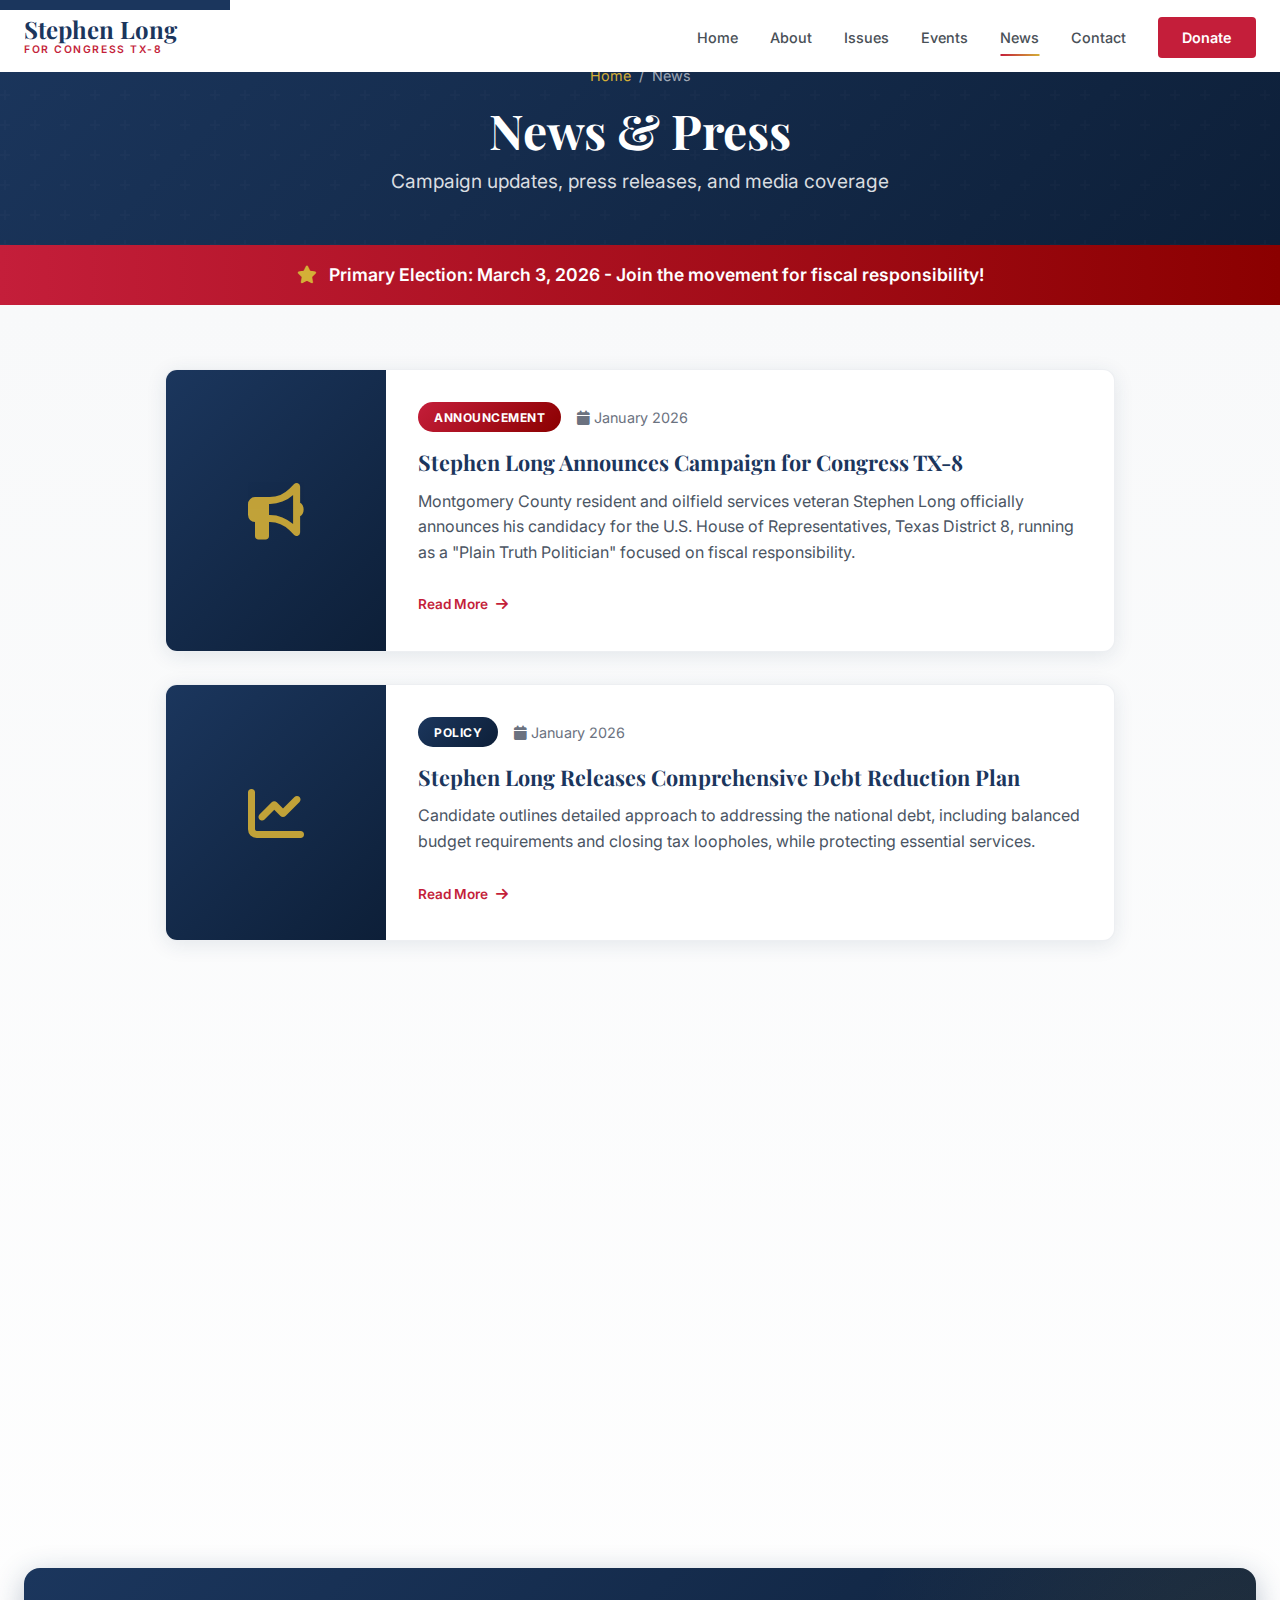
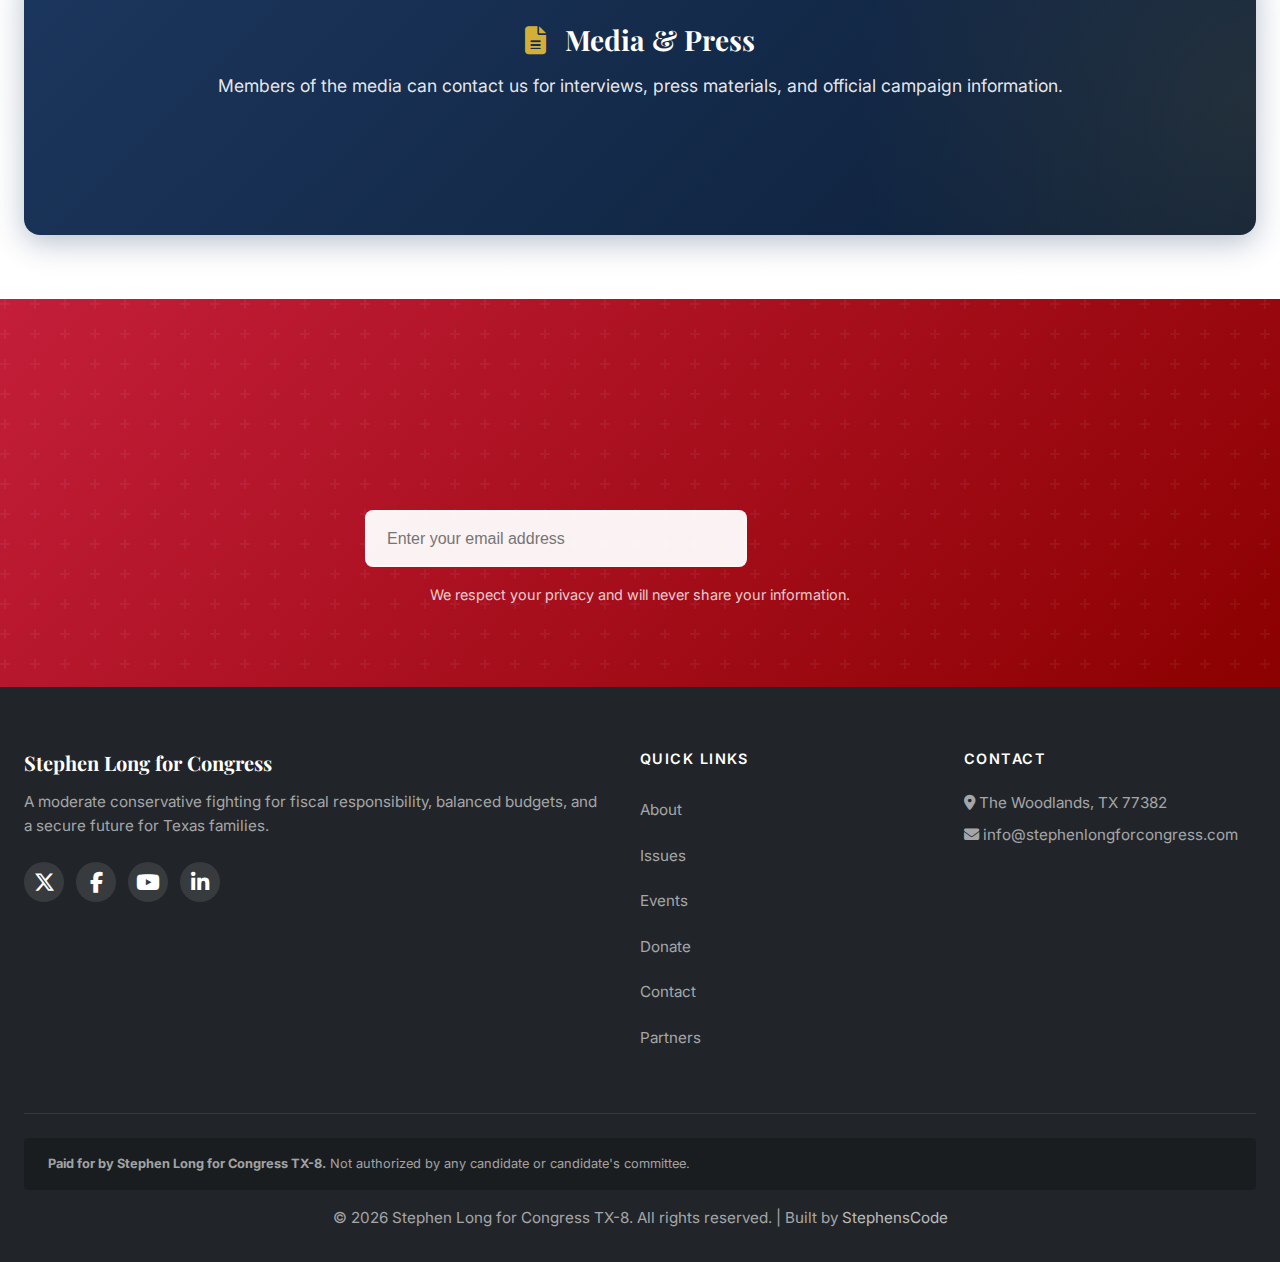
<file: pages/news.html>
<!DOCTYPE html>
<html lang="en">
<head>
  <meta charset="UTF-8">
  <meta name="viewport" content="width=device-width, initial-scale=1.0">

  <!-- Primary Meta Tags -->
  <title>News & Press | Stephen Long for Congress TX-8 | Campaign Updates</title>
  <meta name="description" content="Latest news, press releases, and campaign updates from Stephen Long for Congress TX-8. Stay informed about the campaign for fiscal responsibility.">
  <meta name="keywords" content="Stephen Long news, Congress TX-8 press, campaign updates, Texas District 8 news, Republican primary news">

  <!-- Open Graph -->
  <meta property="og:title" content="News & Press | Stephen Long for Congress TX-8">
  <meta property="og:description" content="Latest news and updates from Stephen Long's campaign for Congress TX-8.">
  <meta property="og:url" content="https://stephenlongforcongress.com/pages/news.html">

  <!-- Canonical -->
  <link rel="canonical" href="https://stephenlongforcongress.com/pages/news.html">

  <!-- Fonts & Icons -->
  <link rel="preconnect" href="https://fonts.googleapis.com">
  <link rel="preconnect" href="https://fonts.gstatic.com" crossorigin>
  <link href="https://fonts.googleapis.com/css2?family=Inter:wght@400;500;600;700&family=Playfair+Display:wght@400;600;700;800&display=swap" rel="stylesheet">
  <link rel="stylesheet" href="https://cdnjs.cloudflare.com/ajax/libs/font-awesome/6.5.1/css/all.min.css">

  <!-- Stylesheet -->
  <link rel="stylesheet" href="../css/styles.css">

  <style>
    /* Premium Page Header */
    .page-header {
      background: linear-gradient(135deg, #1B365D 0%, #0d1f38 100%);
      padding: 4rem 0 3rem;
      position: relative;
      overflow: hidden;
    }
    .page-header::before {
      content: '';
      position: absolute;
      top: 0;
      left: 0;
      right: 0;
      bottom: 0;
      background: url("data:image/svg+xml,%3Csvg width='60' height='60' viewBox='0 0 60 60' xmlns='http://www.w3.org/2000/svg'%3E%3Cg fill='none' fill-rule='evenodd'%3E%3Cg fill='%23ffffff' fill-opacity='0.03'%3E%3Cpath d='M36 34v-4h-2v4h-4v2h4v4h2v-4h4v-2h-4zm0-30V0h-2v4h-4v2h4v4h2V6h4V4h-4zM6 34v-4H4v4H0v2h4v4h2v-4h4v-2H6zM6 4V0H4v4H0v2h4v4h2V6h4V4H6z'/%3E%3C/g%3E%3C/g%3E%3C/svg%3E");
      opacity: 0.5;
    }
    .page-header h1 {
      color: white;
      font-family: 'Playfair Display', serif;
      font-size: 3rem;
      font-weight: 700;
      margin-bottom: 0.5rem;
    }
    .page-header p {
      color: rgba(255,255,255,0.85);
      font-size: 1.2rem;
    }
    .breadcrumb a {
      color: #D4AF37;
    }
    .breadcrumb span {
      color: rgba(255,255,255,0.6);
    }

    /* Featured News Banner */
    .featured-banner {
      background: linear-gradient(90deg, #C41E3A 0%, #8B0000 100%);
      padding: 1rem 0;
      text-align: center;
      margin-bottom: 0;
    }
    .featured-banner p {
      color: white;
      margin: 0;
      font-weight: 600;
      font-size: 1.1rem;
    }
    .featured-banner i {
      color: #D4AF37;
      margin-right: 0.5rem;
    }

    /* News Section */
    .news-section {
      background: linear-gradient(180deg, #f8f9fa 0%, #ffffff 100%);
      padding: 4rem 0;
    }

    .news-grid {
      display: grid;
      grid-template-columns: 1fr;
      gap: 2rem;
      max-width: 950px;
      margin: 0 auto;
    }

    .news-card {
      display: grid;
      grid-template-columns: 1fr;
      gap: 0;
      background: white;
      border-radius: 12px;
      overflow: hidden;
      box-shadow: 0 4px 20px rgba(27, 54, 93, 0.1);
      transition: all 0.3s ease;
      border: 1px solid rgba(27, 54, 93, 0.08);
    }
    .news-card:hover {
      transform: translateY(-5px);
      box-shadow: 0 12px 40px rgba(27, 54, 93, 0.15);
    }
    @media (min-width: 576px) {
      .news-card {
        grid-template-columns: 220px 1fr;
      }
    }

    .news-image {
      background: linear-gradient(135deg, #1B365D 0%, #0d1f38 100%);
      min-height: 180px;
      display: flex;
      align-items: center;
      justify-content: center;
      position: relative;
    }
    .news-image i {
      font-size: 3.5rem !important;
      color: #D4AF37 !important;
      opacity: 0.9;
    }
    .news-image img {
      width: 100%;
      height: 100%;
      object-fit: cover;
    }

    .news-content {
      padding: 2rem;
    }
    .news-meta {
      display: flex;
      align-items: center;
      gap: 1rem;
      margin-bottom: 1rem;
      font-size: 0.9rem;
      color: #6b7280;
    }
    .news-category {
      background: linear-gradient(135deg, #C41E3A 0%, #8B0000 100%);
      color: white;
      padding: 0.35rem 1rem;
      border-radius: 20px;
      font-size: 0.75rem;
      font-weight: 700;
      text-transform: uppercase;
      letter-spacing: 0.5px;
    }
    .news-category.policy {
      background: linear-gradient(135deg, #1B365D 0%, #0d1f38 100%);
    }
    .news-category.video {
      background: linear-gradient(135deg, #D4AF37 0%, #B8960C 100%);
      color: #1B365D;
    }
    .news-content h3 {
      margin-bottom: 0.75rem;
      font-size: 1.35rem;
      font-family: 'Playfair Display', serif;
      font-weight: 700;
      color: #1B365D;
      line-height: 1.3;
    }
    .news-content p {
      font-size: 1rem;
      margin-bottom: 1.25rem;
      color: #4b5563;
      line-height: 1.6;
    }
    .news-content .issue-link {
      color: #C41E3A;
      font-weight: 600;
      text-decoration: none;
      display: inline-flex;
      align-items: center;
      gap: 0.5rem;
      transition: all 0.3s ease;
    }
    .news-content .issue-link:hover {
      color: #1B365D;
      gap: 0.75rem;
    }

    /* Press Kit */
    .press-kit {
      background: linear-gradient(135deg, #1B365D 0%, #0d1f38 100%);
      color: white;
      padding: 3.5rem;
      border-radius: 16px;
      text-align: center;
      margin-top: 3rem;
      position: relative;
      overflow: hidden;
      box-shadow: 0 8px 30px rgba(27, 54, 93, 0.3);
    }
    .press-kit::before {
      content: '';
      position: absolute;
      top: -50%;
      right: -50%;
      width: 100%;
      height: 200%;
      background: radial-gradient(circle, rgba(212, 175, 55, 0.1) 0%, transparent 60%);
    }
    .press-kit h3 {
      color: white;
      margin-bottom: 1rem;
      font-family: 'Playfair Display', serif;
      font-size: 1.75rem;
      position: relative;
    }
    .press-kit h3 i {
      color: #D4AF37;
      margin-right: 0.75rem;
    }
    .press-kit p {
      color: rgba(255,255,255,0.9);
      margin-bottom: 1.5rem;
      font-size: 1.1rem;
      position: relative;
    }
    .press-kit .btn {
      position: relative;
      background: linear-gradient(135deg, #D4AF37 0%, #B8960C 100%);
      color: #1B365D;
      font-weight: 700;
    }
    .press-kit .btn:hover {
      transform: translateY(-2px);
      box-shadow: 0 4px 15px rgba(212, 175, 55, 0.4);
    }

    /* Newsletter Section */
    .newsletter-section {
      background: linear-gradient(135deg, #C41E3A 0%, #8B0000 100%);
      padding: 4rem 0;
      position: relative;
    }
    .newsletter-section::before {
      content: '';
      position: absolute;
      top: 0;
      left: 0;
      right: 0;
      bottom: 0;
      background: url("data:image/svg+xml,%3Csvg width='60' height='60' viewBox='0 0 60 60' xmlns='http://www.w3.org/2000/svg'%3E%3Cg fill='none' fill-rule='evenodd'%3E%3Cg fill='%23ffffff' fill-opacity='0.05'%3E%3Cpath d='M36 34v-4h-2v4h-4v2h4v4h2v-4h4v-2h-4zm0-30V0h-2v4h-4v2h4v4h2V6h4V4h-4zM6 34v-4H4v4H0v2h4v4h2v-4h4v-2H6zM6 4V0H4v4H0v2h4v4h2V6h4V4H6z'/%3E%3C/g%3E%3C/g%3E%3C/svg%3E");
    }
    .newsletter-section .section-header h2 {
      color: white;
      font-family: 'Playfair Display', serif;
    }
    .newsletter-section .section-header p {
      color: rgba(255,255,255,0.9);
    }
    .newsletter-form {
      max-width: 550px;
      margin: 0 auto;
      display: flex;
      gap: 1rem;
      flex-wrap: wrap;
      position: relative;
    }
    .newsletter-form input {
      flex: 1;
      min-width: 280px;
      padding: 1.1rem 1.25rem;
      border: 2px solid rgba(255,255,255,0.3);
      border-radius: 8px;
      font-size: 1rem;
      background: rgba(255,255,255,0.95);
      transition: all 0.3s ease;
    }
    .newsletter-form input:focus {
      border-color: #D4AF37;
      box-shadow: 0 0 0 3px rgba(212, 175, 55, 0.3);
      outline: none;
    }
    .newsletter-form .btn {
      background: linear-gradient(135deg, #D4AF37 0%, #B8960C 100%);
      color: #1B365D;
      font-weight: 700;
      padding: 1rem 2rem;
      border-radius: 8px;
    }
    .newsletter-form .btn:hover {
      transform: translateY(-2px);
      box-shadow: 0 4px 15px rgba(0,0,0,0.2);
    }
    .newsletter-privacy {
      text-align: center;
      margin-top: 1rem;
      font-size: 0.9rem;
      color: rgba(255,255,255,0.8);
      position: relative;
    }
  </style>
</head>
<body>
  <a href="#main-content" class="skip-link">Skip to main content</a>

  <!-- Header -->
  <header class="header">
    <div class="header-main">
      <a href="../index.html" class="logo">
        <div class="logo-text">
          Stephen Long
          <span>For Congress TX-8</span>
        </div>
      </a>

      <nav class="nav-desktop">
        <ul>
          <li><a href="../index.html">Home</a></li>
          <li><a href="about.html">About</a></li>
          <li><a href="issues.html">Issues</a></li>
          <li><a href="events.html">Events</a></li>
          <li><a href="news.html" class="active">News</a></li>
          <li><a href="contact.html">Contact</a></li>
          <li><a href="donate.html" class="nav-cta">Donate</a></li>
        </ul>
      </nav>

      <button class="nav-toggle" aria-label="Toggle navigation">
        <span></span><span></span><span></span>
      </button>

      <nav class="nav-mobile">
        <ul>
          <li><a href="../index.html">Home</a></li>
          <li><a href="about.html">About</a></li>
          <li><a href="issues.html">Issues</a></li>
          <li><a href="events.html">Events</a></li>
          <li><a href="news.html">News</a></li>
          <li><a href="contact.html">Contact</a></li>
          <li><a href="donate.html" class="nav-cta-mobile">Donate</a></li>
        </ul>
      </nav>
    </div>
  </header>

  <main id="main-content">
    <!-- Page Header -->
    <section class="page-header">
      <div class="container">
        <nav class="breadcrumb">
          <a href="../index.html">Home</a>
          <span>/</span>
          <span>News</span>
        </nav>
        <h1>News & Press</h1>
        <p>Campaign updates, press releases, and media coverage</p>
      </div>
    </section>

    <!-- Featured Banner -->
    <div class="featured-banner">
      <div class="container">
        <p><i class="fa-solid fa-star"></i> Primary Election: March 3, 2026 - Join the movement for fiscal responsibility!</p>
      </div>
    </div>

    <!-- News Section -->
    <section class="news-section">
      <div class="container">
        <div class="news-grid">
          <!-- News Item 1 -->
          <article class="news-card">
            <div class="news-image">
              <i class="fa-solid fa-bullhorn"></i>
            </div>
            <div class="news-content">
              <div class="news-meta">
                <span class="news-category">Announcement</span>
                <span><i class="fa-solid fa-calendar"></i> January 2026</span>
              </div>
              <h3>Stephen Long Announces Campaign for Congress TX-8</h3>
              <p>Montgomery County resident and oilfield services veteran Stephen Long officially announces his candidacy for the U.S. House of Representatives, Texas District 8, running as a "Plain Truth Politician" focused on fiscal responsibility.</p>
              <a href="#" class="issue-link">Read More <i class="fa-solid fa-arrow-right"></i></a>
            </div>
          </article>

          <!-- News Item 2 -->
          <article class="news-card">
            <div class="news-image">
              <i class="fa-solid fa-chart-line"></i>
            </div>
            <div class="news-content">
              <div class="news-meta">
                <span class="news-category policy">Policy</span>
                <span><i class="fa-solid fa-calendar"></i> January 2026</span>
              </div>
              <h3>Stephen Long Releases Comprehensive Debt Reduction Plan</h3>
              <p>Candidate outlines detailed approach to addressing the national debt, including balanced budget requirements and closing tax loopholes, while protecting essential services.</p>
              <a href="issues.html#national-debt" class="issue-link">Read More <i class="fa-solid fa-arrow-right"></i></a>
            </div>
          </article>

          <!-- News Item 3 -->
          <article class="news-card">
            <div class="news-image">
              <i class="fa-solid fa-video"></i>
            </div>
            <div class="news-content">
              <div class="news-meta">
                <span class="news-category video">Video</span>
                <span><i class="fa-solid fa-calendar"></i> January 2026</span>
              </div>
              <h3>Campaign Introduction Video Released</h3>
              <p>Watch Stephen Long explain why he's running for Congress and what he'll fight for in Washington. A Plain Truth Politician for Texas District 8.</p>
              <a href="https://www.youtube.com/watch?v=ypbUn8R31YA&t=30s" target="_blank" class="issue-link">Watch Video <i class="fa-solid fa-arrow-right"></i></a>
            </div>
          </article>

          <!-- Placeholder for future news -->
          <article class="news-card">
            <div class="news-image">
              <i class="fa-solid fa-newspaper"></i>
            </div>
            <div class="news-content">
              <div class="news-meta">
                <span class="news-category">Campaign</span>
                <span><i class="fa-solid fa-calendar"></i> Coming Soon</span>
              </div>
              <h3>More Updates Coming Soon</h3>
              <p>Stay tuned for more campaign news, event announcements, and policy updates. Follow us on social media for the latest information.</p>
              <a href="https://x.com/StephenLong3250" target="_blank" class="issue-link">Follow on X <i class="fa-solid fa-arrow-right"></i></a>
            </div>
          </article>
        </div>

        <!-- Press Kit -->
        <div class="press-kit">
          <h3><i class="fa-solid fa-file-lines"></i> Media & Press</h3>
          <p>Members of the media can contact us for interviews, press materials, and official campaign information.</p>
          <a href="mailto:press@stephenlongforcongress.com" class="btn btn-secondary">
            <i class="fa-solid fa-envelope"></i> Contact Press Team
          </a>
        </div>
      </div>
    </section>

    <!-- Newsletter Signup -->
    <section class="newsletter-section">
      <div class="container">
        <header class="section-header">
          <h2>Stay Informed</h2>
          <p>Get campaign updates delivered to your inbox</p>
        </header>

        <form class="newsletter-form">
          <input type="email" placeholder="Enter your email address" required>
          <button type="submit" class="btn">Subscribe</button>
        </form>
        <p class="newsletter-privacy">
          We respect your privacy and will never share your information.
        </p>
      </div>
    </section>
  </main>

  <!-- Footer -->
  <footer class="footer">
    <div class="container">
      <div class="footer-grid">
        <div class="footer-about">
          <h3>Stephen Long for Congress</h3>
          <p>A moderate conservative fighting for fiscal responsibility, balanced budgets, and a secure future for Texas families.</p>
          <div class="footer-social">
            <a href="https://x.com/StephenLong3250" target="_blank" rel="noopener" aria-label="X (Twitter)"><i class="fa-brands fa-x-twitter"></i></a>
            <a href="https://www.facebook.com/people/Stephen-Long-for-Congress-TX-8/61585637946937/" target="_blank" rel="noopener" aria-label="Facebook"><i class="fa-brands fa-facebook-f"></i></a>
            <a href="https://www.youtube.com/channel/UCQzmQ2Bd4JKB0kp8Rp1NcuQ" target="_blank" rel="noopener" aria-label="YouTube"><i class="fa-brands fa-youtube"></i></a>
            <a href="https://www.linkedin.com/in/steve-long-3889b430/" target="_blank" rel="noopener" aria-label="LinkedIn"><i class="fa-brands fa-linkedin-in"></i></a>
          </div>
        </div>
        <div class="footer-links">
          <h4>Quick Links</h4>
          <ul>
            <li><a href="about.html">About</a></li>
            <li><a href="issues.html">Issues</a></li>
            <li><a href="events.html">Events</a></li>
            <li><a href="donate.html">Donate</a></li>
            <li><a href="contact.html">Contact</a></li>
          
            <li><a href="partners.html">Partners</a></li>
          </ul>
        </div>
        <div class="footer-contact">
          <h4>Contact</h4>
          <p><i class="fa-solid fa-location-dot"></i> The Woodlands, TX 77382</p>
          <p><i class="fa-solid fa-envelope"></i> info@stephenlongforcongress.com</p>
        </div>
      </div>
      <div class="footer-bottom">
        <div class="footer-disclaimer">
          <p><strong>Paid for by Stephen Long for Congress TX-8.</strong> Not authorized by any candidate or candidate's committee.</p>
        </div>
        <p class="footer-copyright">&copy; 2026 Stephen Long for Congress TX-8. All rights reserved. | Built by <a href="https://stephenscode.dev" target="_blank" rel="noopener" style="color: rgba(255,255,255,0.7);">StephensCode</a></p>
      </div>
    </div>
  </footer>

  <script src="../js/main.js"></script>
</body>
</html>
</file>
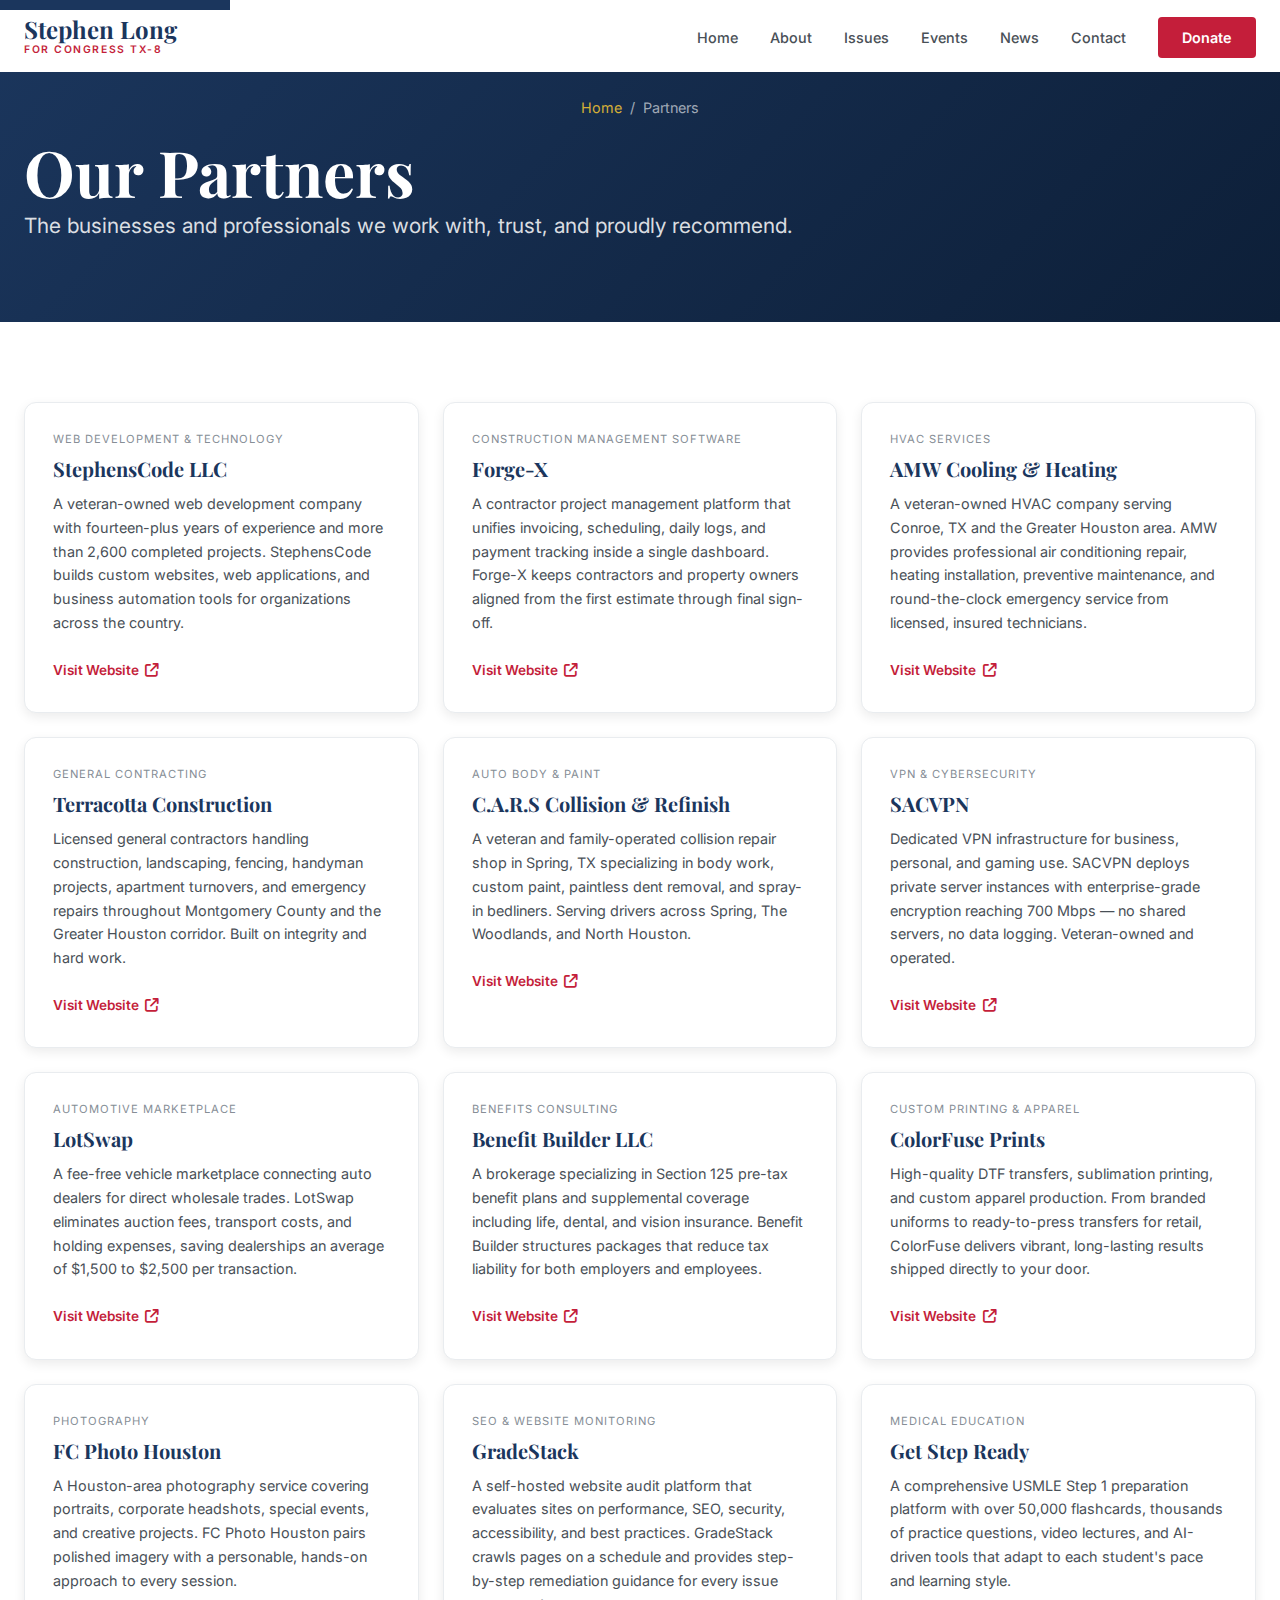
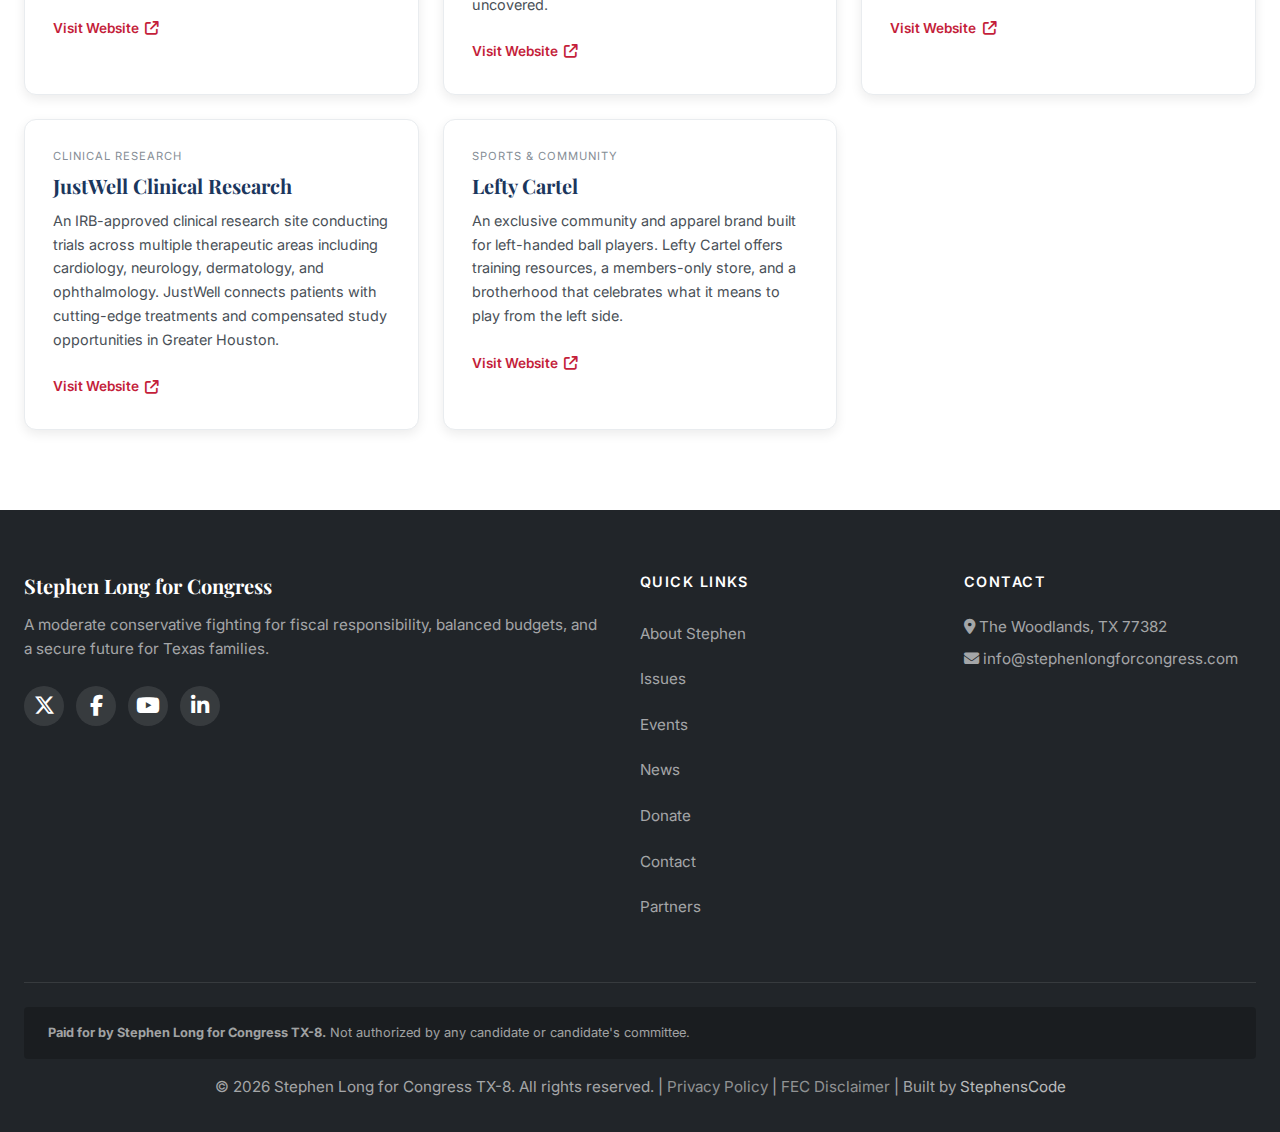
<file: pages/partners.html>
<!DOCTYPE html>
<html lang="en">
<head>
  <meta charset="UTF-8">
  <meta name="viewport" content="width=device-width, initial-scale=1.0">

  <title>Our Partners | Stephen Long for Congress TX-8</title>
  <meta name="description" content="The businesses and professionals that support the Stephen Long for Congress campaign. Trusted partners across technology, construction, healthcare, and more.">

  <meta property="og:title" content="Our Partners | Stephen Long for Congress TX-8">
  <meta property="og:description" content="Meet the trusted businesses in our network.">
  <meta property="og:url" content="https://stephenlongforcongress.com/pages/partners.html">
  <meta property="og:type" content="website">

  <link rel="canonical" href="https://stephenlongforcongress.com/pages/partners.html">
  <link rel="icon" type="image/x-icon" href="/images/favicon.ico">

  <link rel="preconnect" href="https://fonts.googleapis.com">
  <link rel="preconnect" href="https://fonts.gstatic.com" crossorigin>
  <link href="https://fonts.googleapis.com/css2?family=Inter:wght@400;500;600;700&family=Playfair+Display:wght@400;600;700;800&display=swap" rel="stylesheet">
  <link rel="stylesheet" href="https://cdnjs.cloudflare.com/ajax/libs/font-awesome/6.5.1/css/all.min.css">
  <link rel="stylesheet" href="../css/styles.css">

  <style>
    .partners-hero {
      background: linear-gradient(135deg, #1B365D 0%, #0d1f38 100%);
      padding: 6rem 0 4rem;
    }
    .partners-hero h1 { color: white; font-family: var(--font-display); }
    .partners-hero p { color: rgba(255,255,255,0.85); }
    .partners-hero .breadcrumb a { color: #D4AF37; text-decoration: none; }
    .partners-hero .breadcrumb span { color: rgba(255,255,255,0.6); }
    .partner-grid {
      display: grid;
      grid-template-columns: repeat(auto-fill, minmax(340px, 1fr));
      gap: 1.5rem;
    }
    @media (max-width: 600px) {
      .partner-grid { grid-template-columns: 1fr; }
    }
    .partner-card {
      background: white;
      border-radius: 12px;
      padding: 1.75rem;
      box-shadow: var(--shadow-md);
      transition: var(--transition);
      border: 1px solid var(--gray-200);
    }
    .partner-card:hover {
      box-shadow: var(--shadow-lg);
      transform: translateY(-2px);
    }
    .partner-category {
      font-size: 0.7rem;
      text-transform: uppercase;
      letter-spacing: 1px;
      color: var(--gray-500);
      margin-bottom: 0.5rem;
      display: block;
    }
    .partner-card h3 {
      font-family: var(--font-display);
      color: var(--navy);
      font-size: 1.25rem;
      margin-bottom: 0.75rem;
    }
    .partner-card p {
      font-size: 0.9rem;
      color: var(--gray-700);
      line-height: 1.65;
      margin-bottom: 1rem;
    }
    .partner-link {
      display: inline-flex;
      align-items: center;
      gap: 0.4rem;
      color: var(--red);
      font-weight: 600;
      font-size: 0.85rem;
      text-decoration: none;
      transition: var(--transition-fast);
    }
    .partner-link:hover { color: var(--red-dark); }
  </style>
</head>
<body>
  <a href="#main-content" class="skip-link">Skip to main content</a>

  <header class="header">
    <div class="header-main">
      <a href="../index.html" class="logo">
        <div class="logo-text">
          Stephen Long
          <span>For Congress TX-8</span>
        </div>
      </a>
      <nav class="nav-desktop">
        <ul>
          <li><a href="../index.html">Home</a></li>
          <li><a href="about.html">About</a></li>
          <li><a href="issues.html">Issues</a></li>
          <li><a href="events.html">Events</a></li>
          <li><a href="news.html">News</a></li>
          <li><a href="contact.html">Contact</a></li>
          <li><a href="donate.html" class="nav-cta">Donate</a></li>
        </ul>
      </nav>
      <button class="nav-toggle" aria-label="Toggle navigation">
        <span></span><span></span><span></span>
      </button>
      <nav class="nav-mobile">
        <ul>
          <li><a href="../index.html">Home</a></li>
          <li><a href="about.html">About</a></li>
          <li><a href="issues.html">Issues</a></li>
          <li><a href="events.html">Events</a></li>
          <li><a href="news.html">News</a></li>
          <li><a href="contact.html">Contact</a></li>
          <li><a href="donate.html" class="nav-cta-mobile">Donate</a></li>
        </ul>
      </nav>
    </div>
  </header>

  <main id="main-content">
    <section class="partners-hero">
      <div class="container">
        <nav class="breadcrumb" aria-label="Breadcrumb">
          <a href="../index.html">Home</a>
          <span>/</span>
          <span>Partners</span>
        </nav>
        <h1>Our Partners</h1>
        <p>The businesses and professionals we work with, trust, and proudly recommend.</p>
      </div>
    </section>

    <section class="section">
      <div class="container">
        <div class="partner-grid">

          <div class="partner-card">
            <span class="partner-category">Web Development & Technology</span>
            <h3>StephensCode LLC</h3>
            <p>A veteran-owned web development company with fourteen-plus years of experience and more than 2,600 completed projects. StephensCode builds custom websites, web applications, and business automation tools for organizations across the country.</p>
            <a href="https://stephenscode.dev" target="_blank" rel="noopener" class="partner-link">Visit Website <i class="fa-solid fa-arrow-up-right-from-square"></i></a>
          </div>

          <div class="partner-card">
            <span class="partner-category">Construction Management Software</span>
            <h3>Forge-X</h3>
            <p>A contractor project management platform that unifies invoicing, scheduling, daily logs, and payment tracking inside a single dashboard. Forge-X keeps contractors and property owners aligned from the first estimate through final sign-off.</p>
            <a href="https://forge-x.app" target="_blank" rel="noopener" class="partner-link">Visit Website <i class="fa-solid fa-arrow-up-right-from-square"></i></a>
          </div>

          <div class="partner-card">
            <span class="partner-category">HVAC Services</span>
            <h3>AMW Cooling & Heating</h3>
            <p>A veteran-owned HVAC company serving Conroe, TX and the Greater Houston area. AMW provides professional air conditioning repair, heating installation, preventive maintenance, and round-the-clock emergency service from licensed, insured technicians.</p>
            <a href="https://amwairconditioning.com" target="_blank" rel="noopener" class="partner-link">Visit Website <i class="fa-solid fa-arrow-up-right-from-square"></i></a>
          </div>

          <div class="partner-card">
            <span class="partner-category">General Contracting</span>
            <h3>Terracotta Construction</h3>
            <p>Licensed general contractors handling construction, landscaping, fencing, handyman projects, apartment turnovers, and emergency repairs throughout Montgomery County and the Greater Houston corridor. Built on integrity and hard work.</p>
            <a href="https://terracottaconstruction.com" target="_blank" rel="noopener" class="partner-link">Visit Website <i class="fa-solid fa-arrow-up-right-from-square"></i></a>
          </div>

          <div class="partner-card">
            <span class="partner-category">Auto Body & Paint</span>
            <h3>C.A.R.S Collision & Refinish</h3>
            <p>A veteran and family-operated collision repair shop in Spring, TX specializing in body work, custom paint, paintless dent removal, and spray-in bedliners. Serving drivers across Spring, The Woodlands, and North Houston.</p>
            <a href="https://carscollisionandrefinishshop.com" target="_blank" rel="noopener" class="partner-link">Visit Website <i class="fa-solid fa-arrow-up-right-from-square"></i></a>
          </div>

          <div class="partner-card">
            <span class="partner-category">VPN & Cybersecurity</span>
            <h3>SACVPN</h3>
            <p>Dedicated VPN infrastructure for business, personal, and gaming use. SACVPN deploys private server instances with enterprise-grade encryption reaching 700 Mbps — no shared servers, no data logging. Veteran-owned and operated.</p>
            <a href="https://sacvpn.com" target="_blank" rel="noopener" class="partner-link">Visit Website <i class="fa-solid fa-arrow-up-right-from-square"></i></a>
          </div>

          <div class="partner-card">
            <span class="partner-category">Automotive Marketplace</span>
            <h3>LotSwap</h3>
            <p>A fee-free vehicle marketplace connecting auto dealers for direct wholesale trades. LotSwap eliminates auction fees, transport costs, and holding expenses, saving dealerships an average of $1,500 to $2,500 per transaction.</p>
            <a href="https://lotswap.io" target="_blank" rel="noopener" class="partner-link">Visit Website <i class="fa-solid fa-arrow-up-right-from-square"></i></a>
          </div>

          <div class="partner-card">
            <span class="partner-category">Benefits Consulting</span>
            <h3>Benefit Builder LLC</h3>
            <p>A brokerage specializing in Section 125 pre-tax benefit plans and supplemental coverage including life, dental, and vision insurance. Benefit Builder structures packages that reduce tax liability for both employers and employees.</p>
            <a href="https://benefitbuilderllc.com" target="_blank" rel="noopener" class="partner-link">Visit Website <i class="fa-solid fa-arrow-up-right-from-square"></i></a>
          </div>

          <div class="partner-card">
            <span class="partner-category">Custom Printing & Apparel</span>
            <h3>ColorFuse Prints</h3>
            <p>High-quality DTF transfers, sublimation printing, and custom apparel production. From branded uniforms to ready-to-press transfers for retail, ColorFuse delivers vibrant, long-lasting results shipped directly to your door.</p>
            <a href="https://colorfuseprints.com" target="_blank" rel="noopener" class="partner-link">Visit Website <i class="fa-solid fa-arrow-up-right-from-square"></i></a>
          </div>

          <div class="partner-card">
            <span class="partner-category">Photography</span>
            <h3>FC Photo Houston</h3>
            <p>A Houston-area photography service covering portraits, corporate headshots, special events, and creative projects. FC Photo Houston pairs polished imagery with a personable, hands-on approach to every session.</p>
            <a href="https://fcphotohouston.com" target="_blank" rel="noopener" class="partner-link">Visit Website <i class="fa-solid fa-arrow-up-right-from-square"></i></a>
          </div>

          <div class="partner-card">
            <span class="partner-category">SEO & Website Monitoring</span>
            <h3>GradeStack</h3>
            <p>A self-hosted website audit platform that evaluates sites on performance, SEO, security, accessibility, and best practices. GradeStack crawls pages on a schedule and provides step-by-step remediation guidance for every issue uncovered.</p>
            <a href="https://gradestack.dev" target="_blank" rel="noopener" class="partner-link">Visit Website <i class="fa-solid fa-arrow-up-right-from-square"></i></a>
          </div>

          <div class="partner-card">
            <span class="partner-category">Medical Education</span>
            <h3>Get Step Ready</h3>
            <p>A comprehensive USMLE Step 1 preparation platform with over 50,000 flashcards, thousands of practice questions, video lectures, and AI-driven tools that adapt to each student's pace and learning style.</p>
            <a href="https://getstepready.com" target="_blank" rel="noopener" class="partner-link">Visit Website <i class="fa-solid fa-arrow-up-right-from-square"></i></a>
          </div>

          <div class="partner-card">
            <span class="partner-category">Clinical Research</span>
            <h3>JustWell Clinical Research</h3>
            <p>An IRB-approved clinical research site conducting trials across multiple therapeutic areas including cardiology, neurology, dermatology, and ophthalmology. JustWell connects patients with cutting-edge treatments and compensated study opportunities in Greater Houston.</p>
            <a href="https://justwellclinical.org" target="_blank" rel="noopener" class="partner-link">Visit Website <i class="fa-solid fa-arrow-up-right-from-square"></i></a>
          </div>

          <div class="partner-card">
            <span class="partner-category">Sports & Community</span>
            <h3>Lefty Cartel</h3>
            <p>An exclusive community and apparel brand built for left-handed ball players. Lefty Cartel offers training resources, a members-only store, and a brotherhood that celebrates what it means to play from the left side.</p>
            <a href="https://leftycartel.net" target="_blank" rel="noopener" class="partner-link">Visit Website <i class="fa-solid fa-arrow-up-right-from-square"></i></a>
          </div>

        </div>
      </div>
    </section>
  </main>

  <footer class="footer">
    <div class="container">
      <div class="footer-grid">
        <div class="footer-about">
          <h3>Stephen Long for Congress</h3>
          <p>A moderate conservative fighting for fiscal responsibility, balanced budgets, and a secure future for Texas families.</p>
          <div class="footer-social">
            <a href="https://x.com/StephenLong3250" target="_blank" rel="noopener noreferrer" aria-label="X (Twitter)"><i class="fa-brands fa-x-twitter"></i></a>
            <a href="https://www.facebook.com/people/Stephen-Long-for-Congress-TX-8/61585637946937/" target="_blank" rel="noopener noreferrer" aria-label="Facebook"><i class="fa-brands fa-facebook-f"></i></a>
            <a href="https://www.youtube.com/channel/UCQzmQ2Bd4JKB0kp8Rp1NcuQ" target="_blank" rel="noopener noreferrer" aria-label="YouTube"><i class="fa-brands fa-youtube"></i></a>
            <a href="https://www.linkedin.com/in/steve-long-3889b430/" target="_blank" rel="noopener noreferrer" aria-label="LinkedIn"><i class="fa-brands fa-linkedin-in"></i></a>
          </div>
        </div>
        <div class="footer-links">
          <h4>Quick Links</h4>
          <ul>
            <li><a href="about.html">About Stephen</a></li>
            <li><a href="issues.html">Issues</a></li>
            <li><a href="events.html">Events</a></li>
            <li><a href="news.html">News</a></li>
            <li><a href="donate.html">Donate</a></li>
            <li><a href="contact.html">Contact</a></li>
            <li><a href="partners.html">Partners</a></li>
          </ul>
        </div>
        <div class="footer-contact">
          <h4>Contact</h4>
          <p><i class="fa-solid fa-location-dot"></i> The Woodlands, TX 77382</p>
          <p><i class="fa-solid fa-envelope"></i> info@stephenlongforcongress.com</p>
        </div>
      </div>
      <div class="footer-bottom">
        <div class="footer-disclaimer">
          <p><strong>Paid for by Stephen Long for Congress TX-8.</strong> Not authorized by any candidate or candidate's committee.</p>
        </div>
        <p class="footer-copyright">&copy; 2026 Stephen Long for Congress TX-8. All rights reserved. | <a href="privacy.html">Privacy Policy</a> | <a href="disclaimer.html">FEC Disclaimer</a> | Built by <a href="https://stephenscode.dev" target="_blank" rel="noopener" style="color: rgba(255,255,255,0.7);">StephensCode</a></p>
      </div>
    </div>
  </footer>

  <script src="../js/main.js"></script>
</body>
</html>
</file>
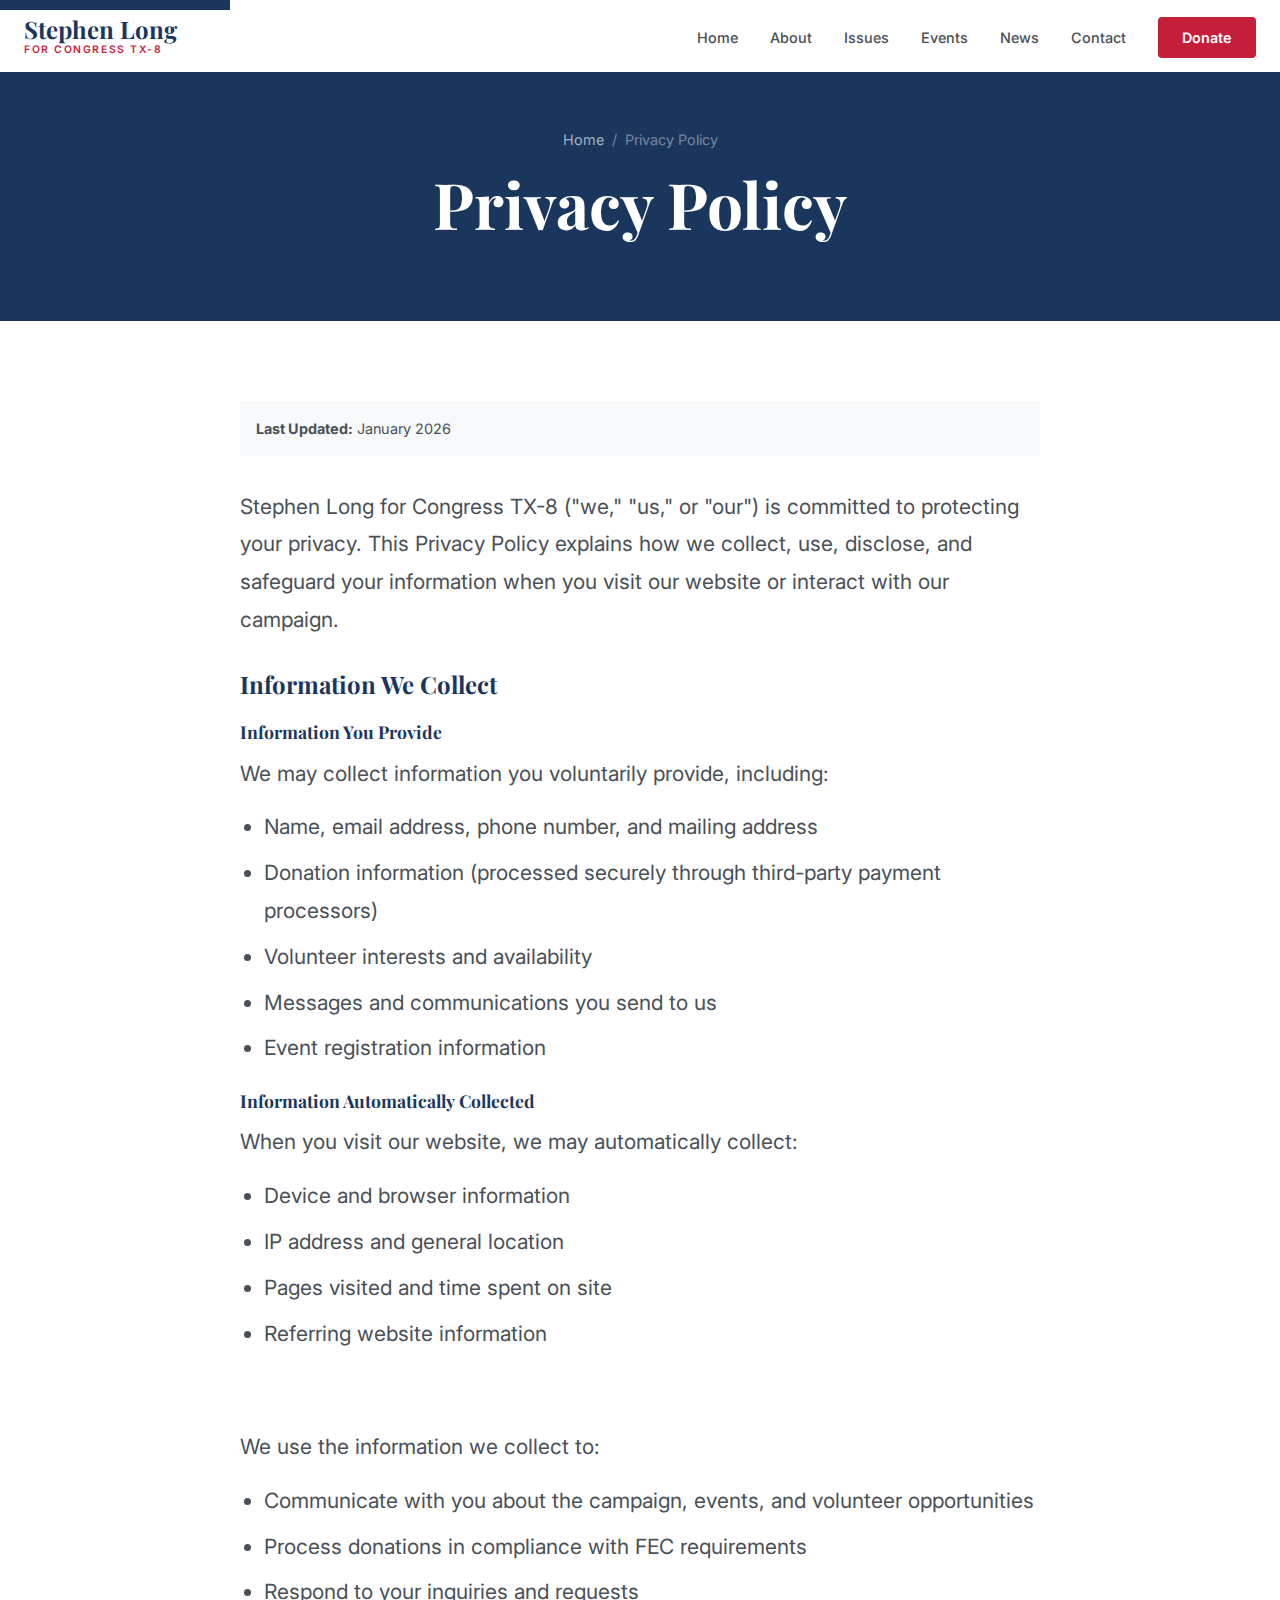
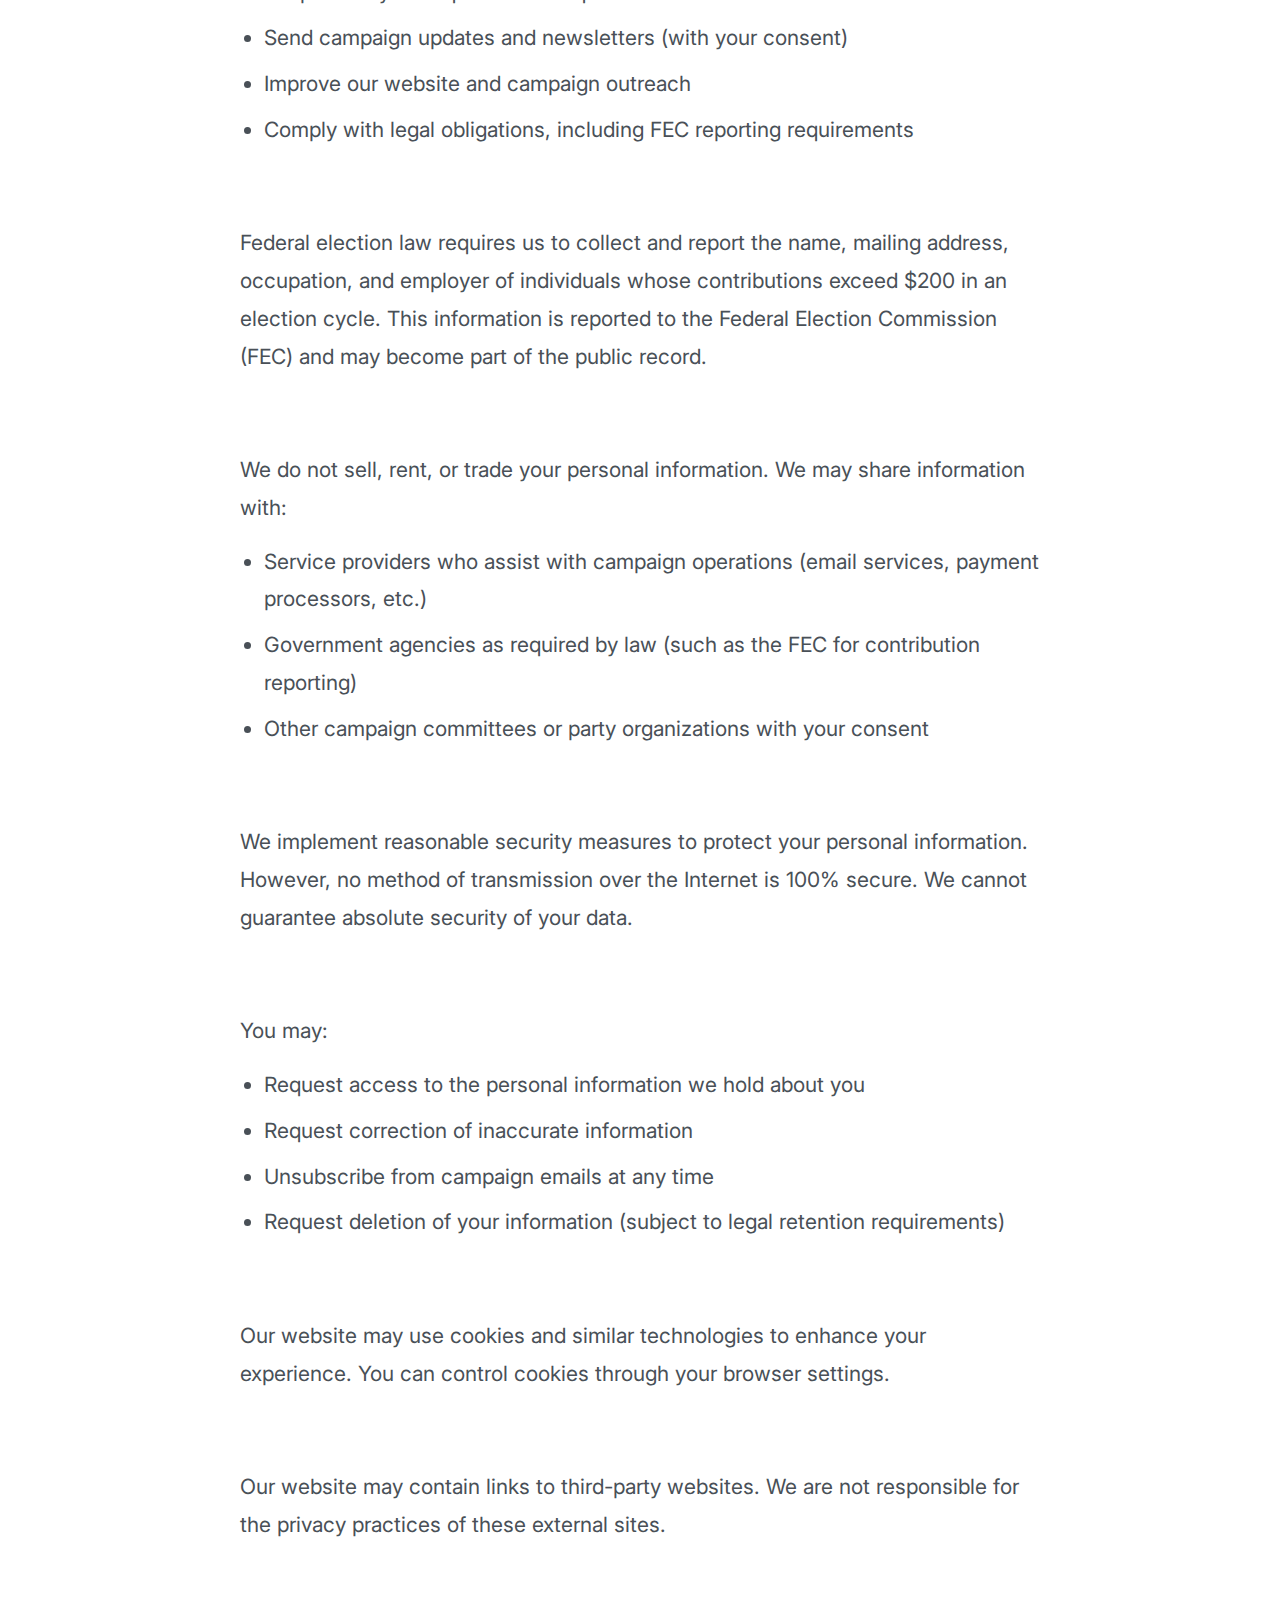
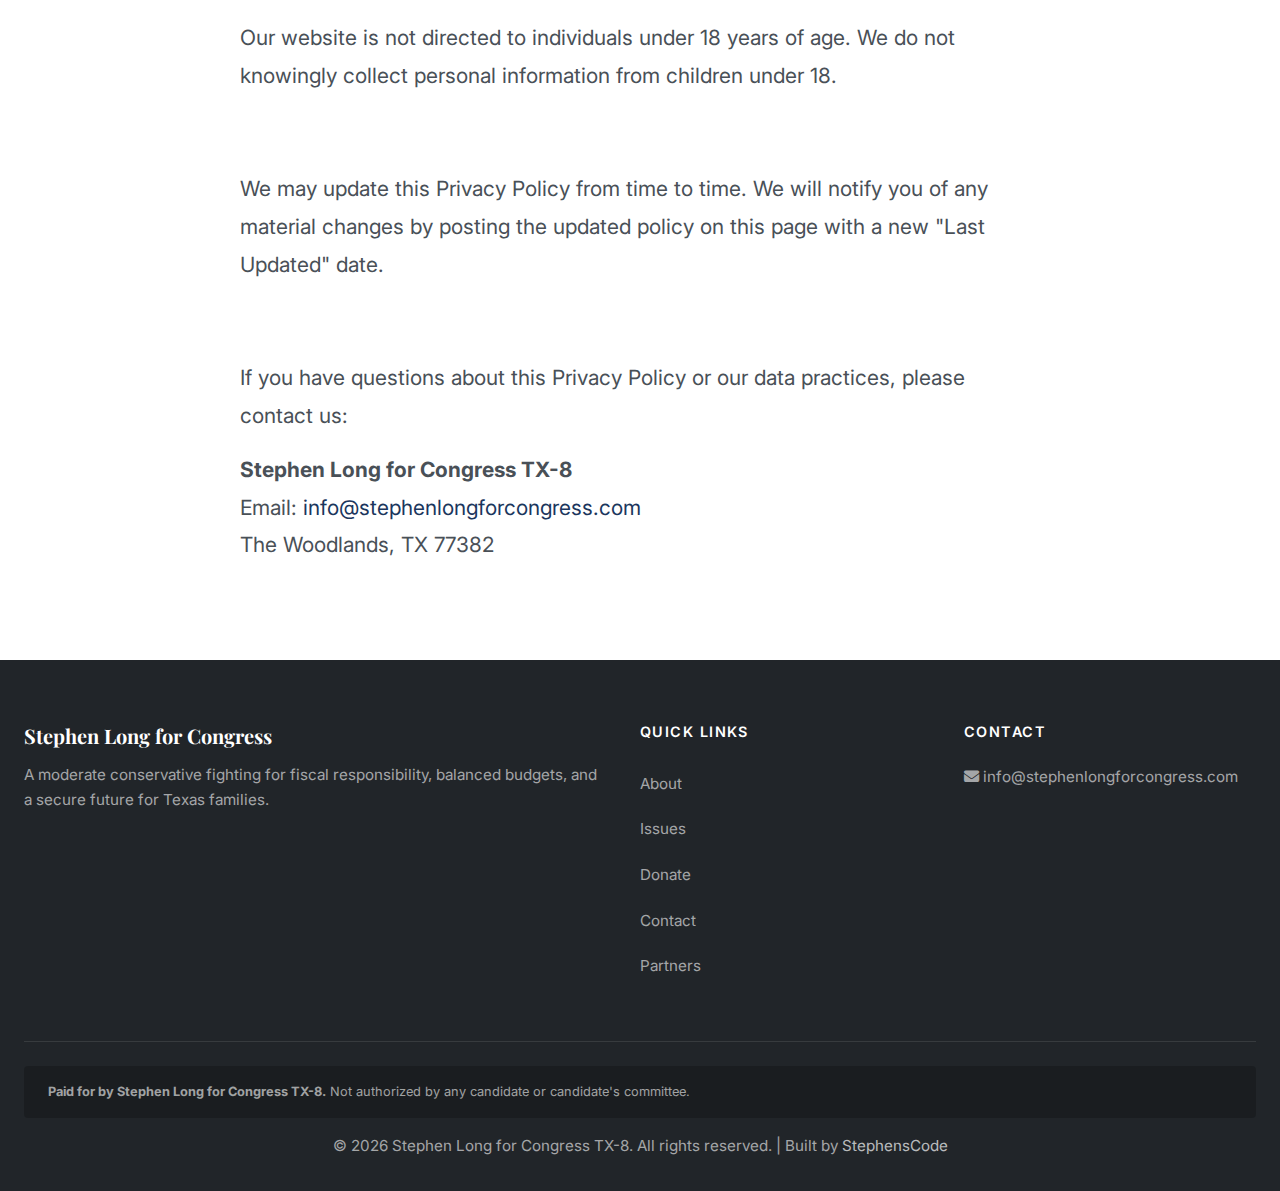
<file: pages/privacy.html>
<!DOCTYPE html>
<html lang="en">
<head>
  <meta charset="UTF-8">
  <meta name="viewport" content="width=device-width, initial-scale=1.0">

  <!-- Primary Meta Tags -->
  <title>Privacy Policy | Stephen Long for Congress TX-8</title>
  <meta name="description" content="Privacy policy for Stephen Long for Congress TX-8 campaign website. Learn how we collect, use, and protect your information.">
  <meta name="robots" content="noindex, follow">

  <!-- Canonical -->
  <link rel="canonical" href="https://stephenlongforcongress.com/pages/privacy.html">

  <!-- Fonts & Icons -->
  <link rel="preconnect" href="https://fonts.googleapis.com">
  <link rel="preconnect" href="https://fonts.gstatic.com" crossorigin>
  <link href="https://fonts.googleapis.com/css2?family=Inter:wght@400;500;600;700&family=Playfair+Display:wght@400;600;700;800&display=swap" rel="stylesheet">
  <link rel="stylesheet" href="https://cdnjs.cloudflare.com/ajax/libs/font-awesome/6.5.1/css/all.min.css">

  <!-- Stylesheet -->
  <link rel="stylesheet" href="../css/styles.css">

  <style>
    .legal-content {
      max-width: 800px;
      margin: 0 auto;
    }
    .legal-content h2 {
      margin-top: 2rem;
      margin-bottom: 1rem;
      font-size: 1.5rem;
    }
    .legal-content h3 {
      margin-top: 1.5rem;
      margin-bottom: 0.75rem;
      font-size: 1.1rem;
    }
    .legal-content p,
    .legal-content li {
      color: var(--text-light);
      line-height: 1.8;
    }
    .legal-content ul {
      margin-left: 1.5rem;
      margin-bottom: 1rem;
    }
    .legal-content li {
      margin-bottom: 0.5rem;
    }
    .last-updated {
      background: var(--off-white);
      padding: 1rem;
      border-radius: 4px;
      font-size: 0.9rem;
      color: var(--medium-gray);
      margin-bottom: 2rem;
    }
  </style>
</head>
<body>
  <a href="#main-content" class="skip-link">Skip to main content</a>

  <!-- Header -->
  <header class="header">
    <div class="header-main">
      <a href="../index.html" class="logo">
        <div class="logo-text">
          Stephen Long
          <span>For Congress TX-8</span>
        </div>
      </a>

      <nav class="nav-desktop">
        <ul>
          <li><a href="../index.html">Home</a></li>
          <li><a href="about.html">About</a></li>
          <li><a href="issues.html">Issues</a></li>
          <li><a href="events.html">Events</a></li>
          <li><a href="news.html">News</a></li>
          <li><a href="contact.html">Contact</a></li>
          <li><a href="donate.html" class="nav-cta">Donate</a></li>
        </ul>
      </nav>

      <button class="nav-toggle" aria-label="Toggle navigation">
        <span></span><span></span><span></span>
      </button>

      <nav class="nav-mobile">
        <ul>
          <li><a href="../index.html">Home</a></li>
          <li><a href="about.html">About</a></li>
          <li><a href="issues.html">Issues</a></li>
          <li><a href="events.html">Events</a></li>
          <li><a href="news.html">News</a></li>
          <li><a href="contact.html">Contact</a></li>
          <li><a href="donate.html" class="nav-cta-mobile">Donate</a></li>
        </ul>
      </nav>
    </div>
  </header>

  <main id="main-content">
    <!-- Page Header -->
    <section class="page-header">
      <div class="container">
        <nav class="breadcrumb">
          <a href="../index.html">Home</a>
          <span>/</span>
          <span>Privacy Policy</span>
        </nav>
        <h1>Privacy Policy</h1>
      </div>
    </section>

    <!-- Privacy Content -->
    <section class="section">
      <div class="container">
        <div class="legal-content">
          <div class="last-updated">
            <strong>Last Updated:</strong> January 2026
          </div>

          <p>Stephen Long for Congress TX-8 ("we," "us," or "our") is committed to protecting your privacy. This Privacy Policy explains how we collect, use, disclose, and safeguard your information when you visit our website or interact with our campaign.</p>

          <h2>Information We Collect</h2>

          <h3>Information You Provide</h3>
          <p>We may collect information you voluntarily provide, including:</p>
          <ul>
            <li>Name, email address, phone number, and mailing address</li>
            <li>Donation information (processed securely through third-party payment processors)</li>
            <li>Volunteer interests and availability</li>
            <li>Messages and communications you send to us</li>
            <li>Event registration information</li>
          </ul>

          <h3>Information Automatically Collected</h3>
          <p>When you visit our website, we may automatically collect:</p>
          <ul>
            <li>Device and browser information</li>
            <li>IP address and general location</li>
            <li>Pages visited and time spent on site</li>
            <li>Referring website information</li>
          </ul>

          <h2>How We Use Your Information</h2>
          <p>We use the information we collect to:</p>
          <ul>
            <li>Communicate with you about the campaign, events, and volunteer opportunities</li>
            <li>Process donations in compliance with FEC requirements</li>
            <li>Respond to your inquiries and requests</li>
            <li>Send campaign updates and newsletters (with your consent)</li>
            <li>Improve our website and campaign outreach</li>
            <li>Comply with legal obligations, including FEC reporting requirements</li>
          </ul>

          <h2>FEC Disclosure Requirements</h2>
          <p>Federal election law requires us to collect and report the name, mailing address, occupation, and employer of individuals whose contributions exceed $200 in an election cycle. This information is reported to the Federal Election Commission (FEC) and may become part of the public record.</p>

          <h2>Information Sharing</h2>
          <p>We do not sell, rent, or trade your personal information. We may share information with:</p>
          <ul>
            <li>Service providers who assist with campaign operations (email services, payment processors, etc.)</li>
            <li>Government agencies as required by law (such as the FEC for contribution reporting)</li>
            <li>Other campaign committees or party organizations with your consent</li>
          </ul>

          <h2>Data Security</h2>
          <p>We implement reasonable security measures to protect your personal information. However, no method of transmission over the Internet is 100% secure. We cannot guarantee absolute security of your data.</p>

          <h2>Your Rights</h2>
          <p>You may:</p>
          <ul>
            <li>Request access to the personal information we hold about you</li>
            <li>Request correction of inaccurate information</li>
            <li>Unsubscribe from campaign emails at any time</li>
            <li>Request deletion of your information (subject to legal retention requirements)</li>
          </ul>

          <h2>Cookies</h2>
          <p>Our website may use cookies and similar technologies to enhance your experience. You can control cookies through your browser settings.</p>

          <h2>Third-Party Links</h2>
          <p>Our website may contain links to third-party websites. We are not responsible for the privacy practices of these external sites.</p>

          <h2>Children's Privacy</h2>
          <p>Our website is not directed to individuals under 18 years of age. We do not knowingly collect personal information from children under 18.</p>

          <h2>Changes to This Policy</h2>
          <p>We may update this Privacy Policy from time to time. We will notify you of any material changes by posting the updated policy on this page with a new "Last Updated" date.</p>

          <h2>Contact Us</h2>
          <p>If you have questions about this Privacy Policy or our data practices, please contact us:</p>
          <p>
            <strong>Stephen Long for Congress TX-8</strong><br>
            Email: <a href="mailto:info@stephenlongforcongress.com">info@stephenlongforcongress.com</a><br>
            The Woodlands, TX 77382
          </p>
        </div>
      </div>
    </section>
  </main>

  <!-- Footer -->
  <footer class="footer">
    <div class="container">
      <div class="footer-grid">
        <div class="footer-about">
          <h3>Stephen Long for Congress</h3>
          <p>A moderate conservative fighting for fiscal responsibility, balanced budgets, and a secure future for Texas families.</p>
        </div>
        <div class="footer-links">
          <h4>Quick Links</h4>
          <ul>
            <li><a href="about.html">About</a></li>
            <li><a href="issues.html">Issues</a></li>
            <li><a href="donate.html">Donate</a></li>
            <li><a href="contact.html">Contact</a></li>
          
            <li><a href="partners.html">Partners</a></li>
          </ul>
        </div>
        <div class="footer-contact">
          <h4>Contact</h4>
          <p><i class="fa-solid fa-envelope"></i> info@stephenlongforcongress.com</p>
        </div>
      </div>
      <div class="footer-bottom">
        <div class="footer-disclaimer">
          <p><strong>Paid for by Stephen Long for Congress TX-8.</strong> Not authorized by any candidate or candidate's committee.</p>
        </div>
        <p class="footer-copyright">&copy; 2026 Stephen Long for Congress TX-8. All rights reserved. | Built by <a href="https://stephenscode.dev" target="_blank" rel="noopener" style="color: rgba(255,255,255,0.7);">StephensCode</a></p>
      </div>
    </div>
  </footer>

  <script src="../js/main.js"></script>
</body>
</html>
</file>
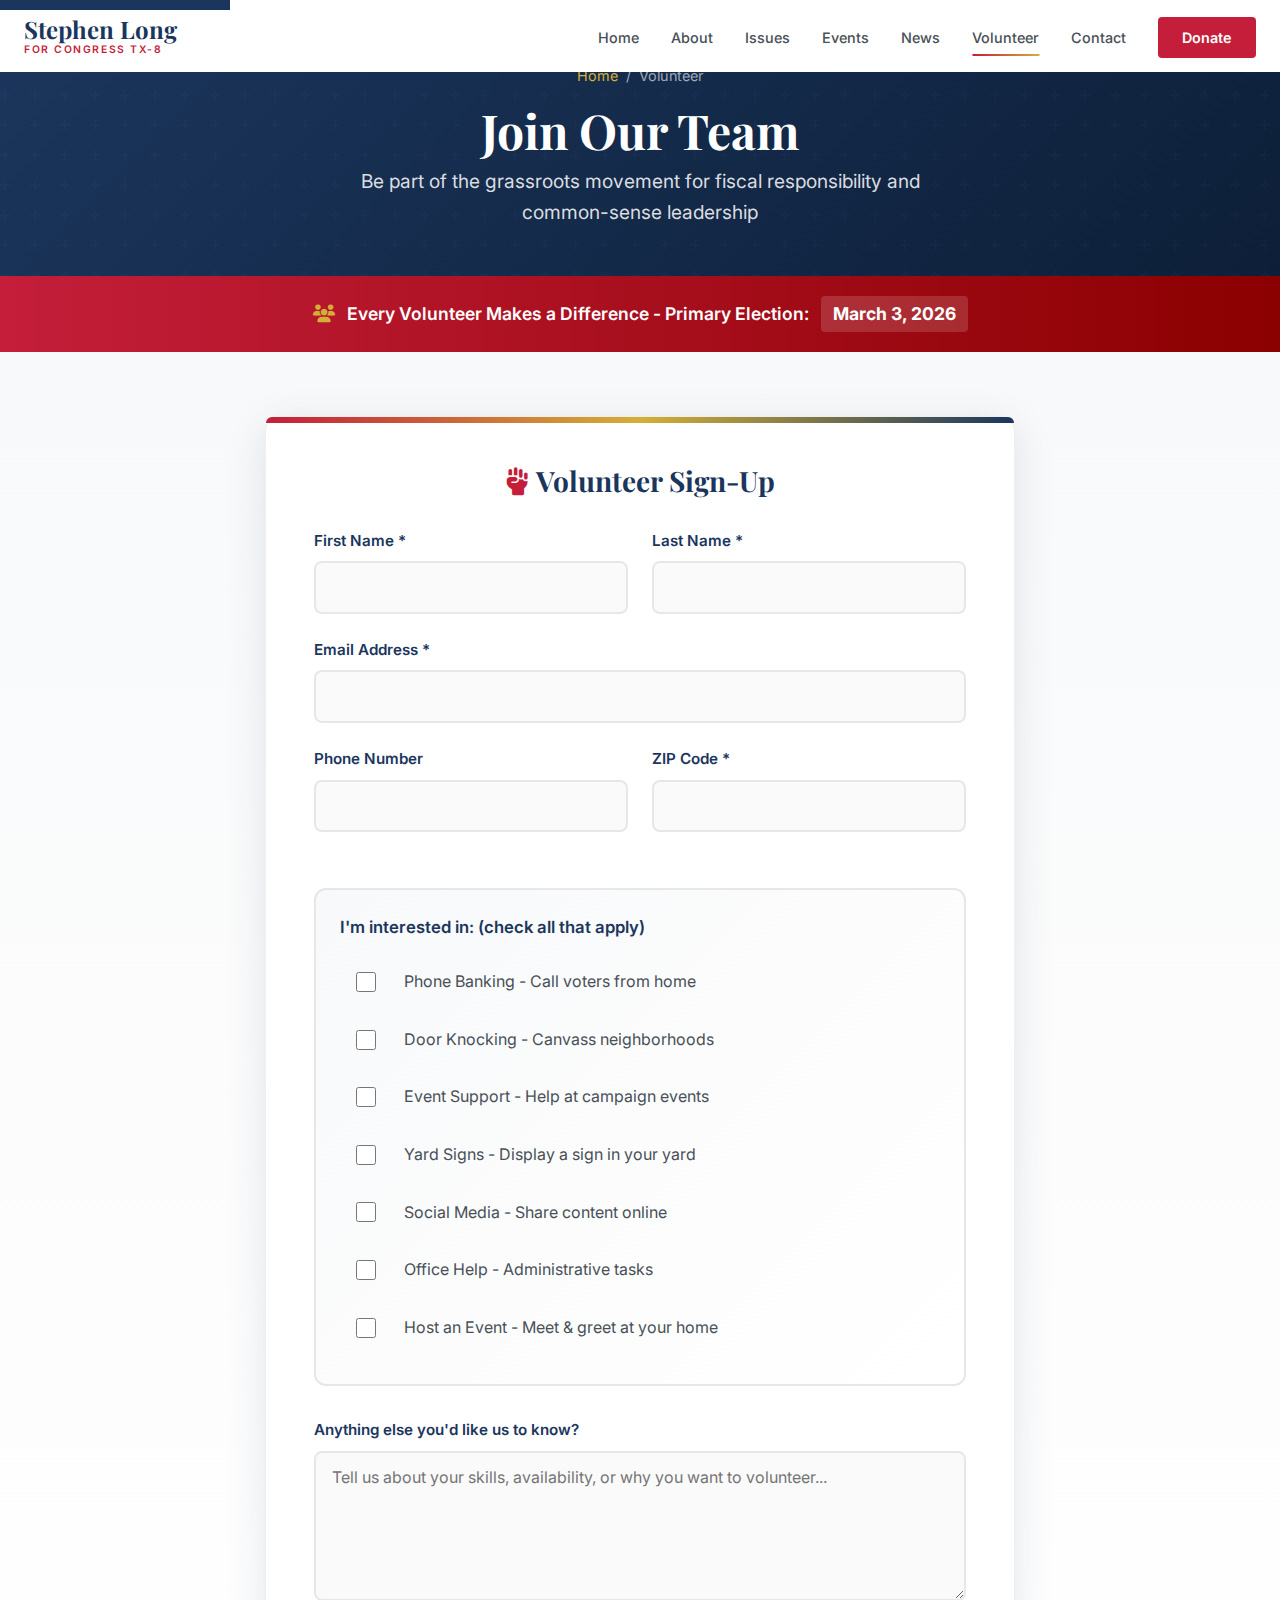
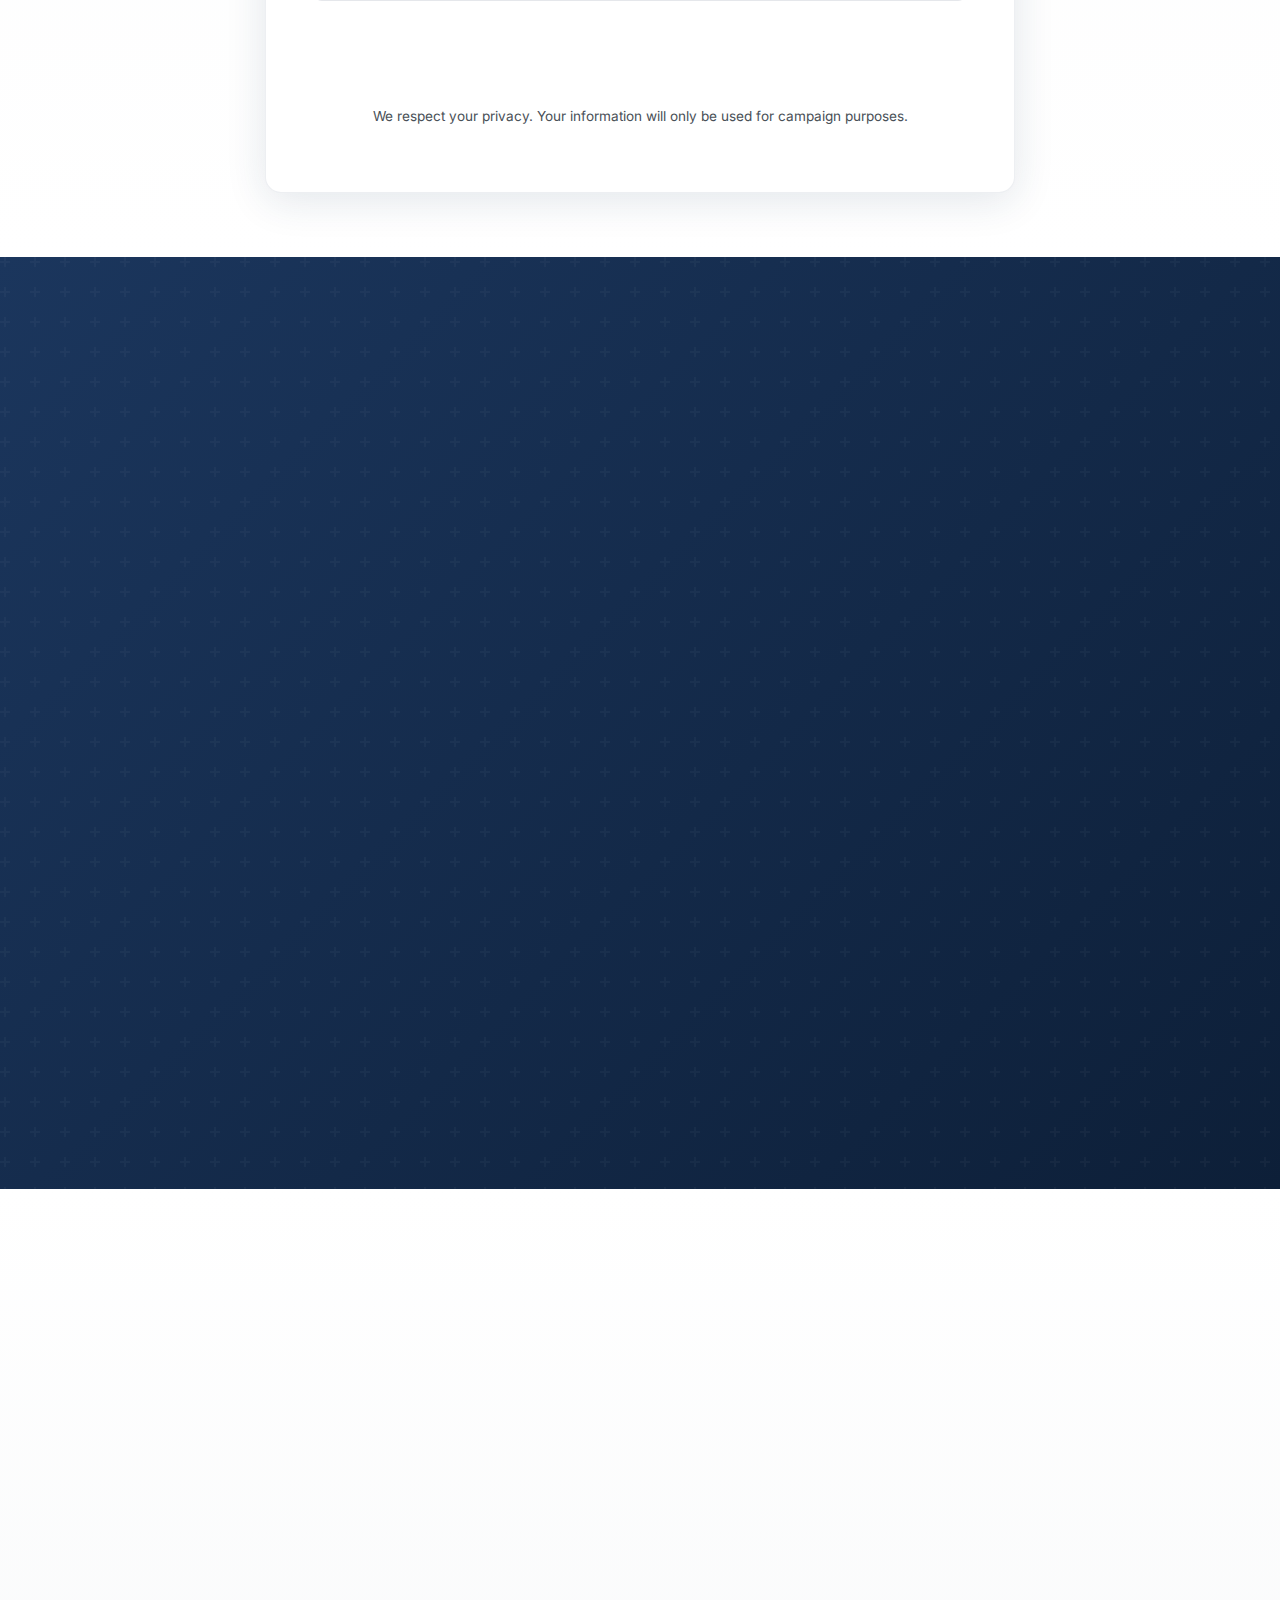
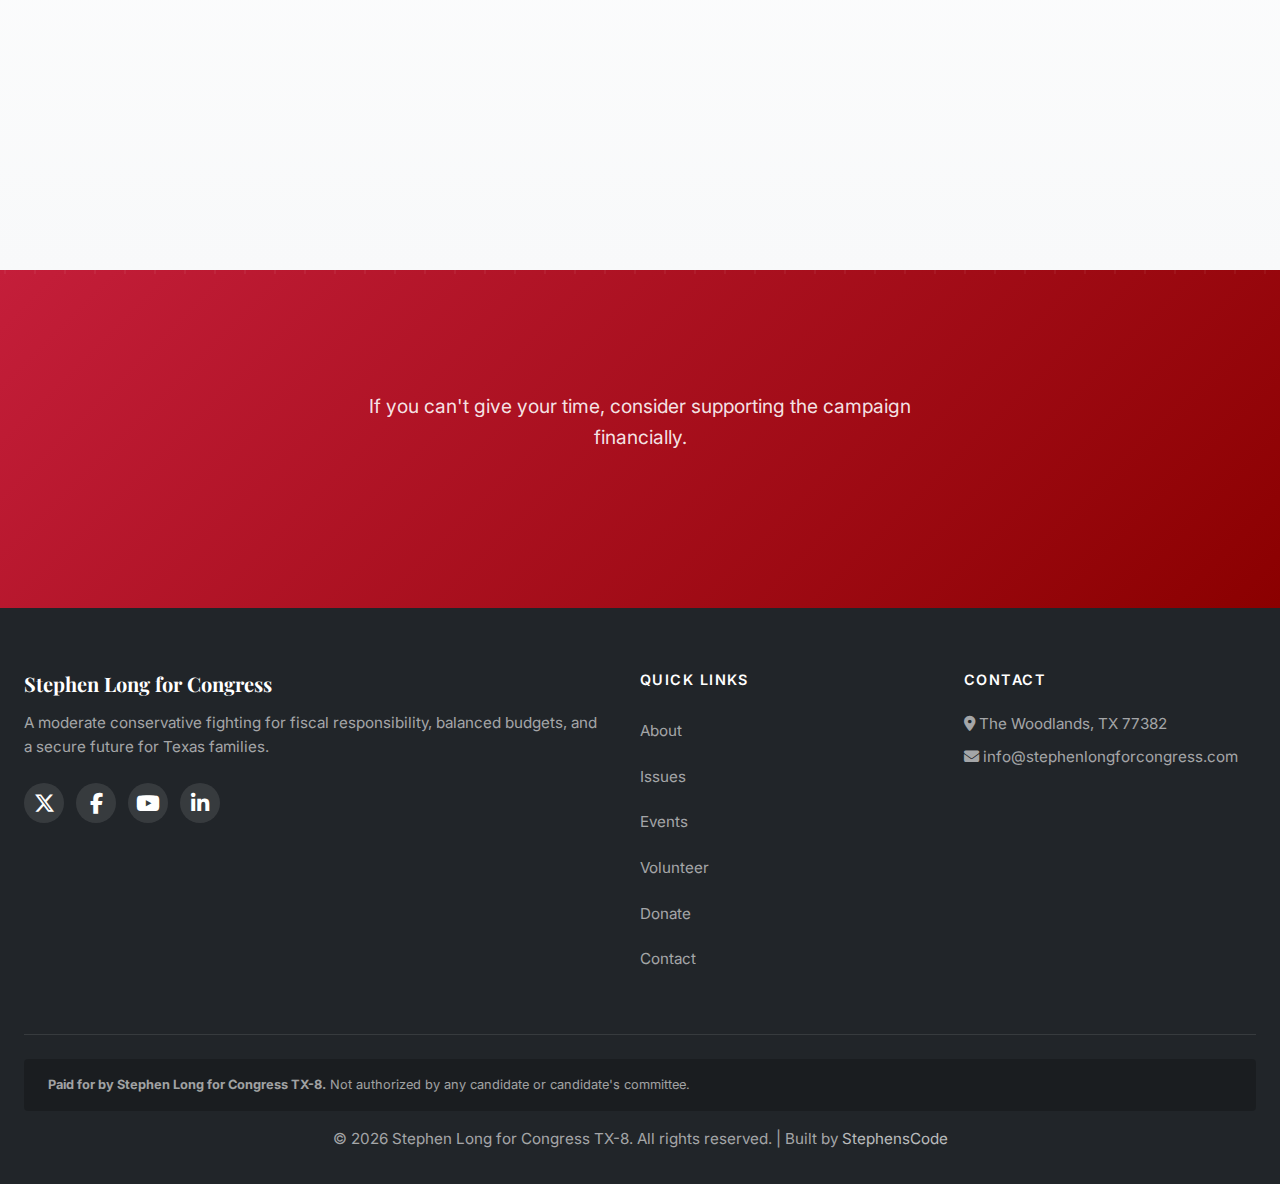
<file: pages/volunteer.html>
<!DOCTYPE html>
<html lang="en">
<head>
  <meta charset="UTF-8">
  <meta name="viewport" content="width=device-width, initial-scale=1.0">

  <!-- Primary Meta Tags -->
  <title>Volunteer | Stephen Long for Congress TX-8 | Join Our Team</title>
  <meta name="description" content="Join Stephen Long's grassroots campaign for Congress TX-8. Volunteer opportunities include phone banking, door knocking, event support, and more. Sign up today!">
  <meta name="keywords" content="volunteer Stephen Long, Congress TX-8 volunteer, campaign volunteer Texas, grassroots campaign, Republican volunteer Montgomery County">

  <!-- Open Graph -->
  <meta property="og:title" content="Volunteer for Stephen Long | Congress TX-8">
  <meta property="og:description" content="Join our grassroots team fighting for fiscal responsibility. Multiple volunteer opportunities available.">
  <meta property="og:url" content="https://stephenlongforcongress.com/pages/volunteer.html">

  <!-- Canonical -->
  <link rel="canonical" href="https://stephenlongforcongress.com/pages/volunteer.html">

  <!-- Fonts & Icons -->
  <link rel="preconnect" href="https://fonts.googleapis.com">
  <link rel="preconnect" href="https://fonts.gstatic.com" crossorigin>
  <link href="https://fonts.googleapis.com/css2?family=Inter:wght@400;500;600;700&family=Playfair+Display:wght@400;600;700;800&display=swap" rel="stylesheet">
  <link rel="stylesheet" href="https://cdnjs.cloudflare.com/ajax/libs/font-awesome/6.5.1/css/all.min.css">

  <!-- Stylesheet -->
  <link rel="stylesheet" href="../css/styles.css">

  <style>
    /* Premium Page Header */
    .page-header {
      background: linear-gradient(135deg, #1B365D 0%, #0d1f38 100%);
      padding: 4rem 0 3rem;
      position: relative;
      overflow: hidden;
    }
    .page-header::before {
      content: '';
      position: absolute;
      top: 0;
      left: 0;
      right: 0;
      bottom: 0;
      background: url("data:image/svg+xml,%3Csvg width='60' height='60' viewBox='0 0 60 60' xmlns='http://www.w3.org/2000/svg'%3E%3Cg fill='none' fill-rule='evenodd'%3E%3Cg fill='%23ffffff' fill-opacity='0.03'%3E%3Cpath d='M36 34v-4h-2v4h-4v2h4v4h2v-4h4v-2h-4zm0-30V0h-2v4h-4v2h4v4h2V6h4V4h-4zM6 34v-4H4v4H0v2h4v4h2v-4h4v-2H6zM6 4V0H4v4H0v2h4v4h2V6h4V4H6z'/%3E%3C/g%3E%3C/g%3E%3C/svg%3E");
      opacity: 0.5;
    }
    .page-header h1 {
      color: white;
      font-family: 'Playfair Display', serif;
      font-size: 3rem;
      font-weight: 700;
      margin-bottom: 0.5rem;
    }
    .page-header p {
      color: rgba(255,255,255,0.85);
      font-size: 1.2rem;
    }
    .breadcrumb a {
      color: #D4AF37;
    }
    .breadcrumb span {
      color: rgba(255,255,255,0.6);
    }

    /* Call to Action Banner */
    .action-banner {
      background: linear-gradient(90deg, #C41E3A 0%, #8B0000 100%);
      padding: 1.25rem 0;
      text-align: center;
    }
    .action-banner p {
      color: white;
      margin: 0;
      font-weight: 600;
      font-size: 1.1rem;
    }
    .action-banner i {
      color: #D4AF37;
      margin-right: 0.5rem;
    }
    .action-banner .countdown {
      display: inline-block;
      background: rgba(255,255,255,0.15);
      padding: 0.25rem 0.75rem;
      border-radius: 4px;
      margin-left: 0.5rem;
      font-weight: 700;
    }

    /* Form Section */
    .form-section {
      background: linear-gradient(180deg, #f8f9fa 0%, #ffffff 100%);
      padding: 4rem 0;
    }

    .volunteer-form {
      max-width: 750px;
      margin: 0 auto;
      background: white;
      padding: 3rem;
      border-radius: 16px;
      box-shadow: 0 8px 40px rgba(27, 54, 93, 0.12);
      border: 1px solid rgba(27, 54, 93, 0.08);
      position: relative;
    }
    .volunteer-form::before {
      content: '';
      position: absolute;
      top: 0;
      left: 0;
      right: 0;
      height: 6px;
      background: linear-gradient(90deg, #C41E3A 0%, #D4AF37 50%, #1B365D 100%);
      border-radius: 16px 16px 0 0;
    }
    .volunteer-form h2 {
      text-align: center;
      margin-bottom: 2rem;
      font-family: 'Playfair Display', serif;
      font-size: 1.75rem;
      color: #1B365D;
    }
    .volunteer-form h2 i {
      color: #C41E3A;
    }

    .form-row {
      display: grid;
      grid-template-columns: 1fr 1fr;
      gap: 1.5rem;
    }
    @media (max-width: 576px) {
      .form-row {
        grid-template-columns: 1fr;
      }
    }

    .form-group {
      margin-bottom: 1.5rem;
    }
    .form-group label {
      display: block;
      margin-bottom: 0.5rem;
      font-weight: 600;
      color: #1B365D;
      font-size: 0.95rem;
    }
    .form-group input,
    .form-group textarea {
      width: 100%;
      padding: 0.9rem 1rem;
      border: 2px solid #e5e7eb;
      border-radius: 8px;
      font-size: 1rem;
      transition: all 0.3s ease;
      background: #fafafa;
    }
    .form-group input:focus,
    .form-group textarea:focus {
      border-color: #D4AF37;
      background: white;
      box-shadow: 0 0 0 3px rgba(212, 175, 55, 0.15);
      outline: none;
    }

    .checkbox-group {
      margin: 2rem 0;
      padding: 1.5rem;
      background: linear-gradient(135deg, #f8f9fa 0%, #ffffff 100%);
      border-radius: 12px;
      border: 2px solid #e5e7eb;
    }
    .checkbox-group > p {
      font-weight: 700;
      margin-bottom: 1.25rem;
      color: #1B365D;
      font-size: 1.05rem;
    }
    .checkbox-group label {
      display: flex;
      align-items: center;
      padding: 0.75rem 1rem;
      margin-bottom: 0.5rem;
      cursor: pointer;
      border-radius: 8px;
      transition: all 0.2s ease;
      font-size: 1rem;
    }
    .checkbox-group label:hover {
      background: rgba(27, 54, 93, 0.05);
    }
    .checkbox-group input[type="checkbox"] {
      width: 20px;
      height: 20px;
      margin-right: 1rem;
      accent-color: #C41E3A;
      cursor: pointer;
    }

    .volunteer-form .btn {
      background: linear-gradient(135deg, #C41E3A 0%, #8B0000 100%);
      color: white;
      font-size: 1.1rem;
      padding: 1.1rem 2rem;
      border: none;
      border-radius: 8px;
      font-weight: 700;
      cursor: pointer;
      transition: all 0.3s ease;
      width: 100%;
    }
    .volunteer-form .btn:hover {
      transform: translateY(-2px);
      box-shadow: 0 6px 20px rgba(196, 30, 58, 0.35);
    }

    /* Volunteer Options Grid */
    .options-section {
      background: linear-gradient(135deg, #1B365D 0%, #0d1f38 100%);
      padding: 4rem 0;
      position: relative;
    }
    .options-section::before {
      content: '';
      position: absolute;
      top: 0;
      left: 0;
      right: 0;
      bottom: 0;
      background: url("data:image/svg+xml,%3Csvg width='60' height='60' viewBox='0 0 60 60' xmlns='http://www.w3.org/2000/svg'%3E%3Cg fill='none' fill-rule='evenodd'%3E%3Cg fill='%23ffffff' fill-opacity='0.03'%3E%3Cpath d='M36 34v-4h-2v4h-4v2h4v4h2v-4h4v-2h-4zm0-30V0h-2v4h-4v2h4v4h2V6h4V4h-4zM6 34v-4H4v4H0v2h4v4h2v-4h4v-2H6zM6 4V0H4v4H0v2h4v4h2V6h4V4H6z'/%3E%3C/g%3E%3C/g%3E%3C/svg%3E");
    }
    .options-section .section-header h2 {
      color: white;
      font-family: 'Playfair Display', serif;
    }
    .options-section .section-header p {
      color: rgba(255,255,255,0.85);
    }

    .volunteer-options {
      display: grid;
      grid-template-columns: repeat(auto-fit, minmax(300px, 1fr));
      gap: 1.75rem;
      margin-top: 2rem;
      position: relative;
    }
    .volunteer-option {
      background: white;
      padding: 2.25rem;
      border-radius: 12px;
      text-align: center;
      box-shadow: 0 4px 20px rgba(0,0,0,0.15);
      transition: all 0.3s ease;
      position: relative;
      overflow: hidden;
    }
    .volunteer-option::before {
      content: '';
      position: absolute;
      top: 0;
      left: 0;
      right: 0;
      height: 4px;
      background: linear-gradient(90deg, #C41E3A 0%, #D4AF37 100%);
    }
    .volunteer-option:hover {
      transform: translateY(-8px);
      box-shadow: 0 12px 40px rgba(0,0,0,0.2);
    }
    .volunteer-option i {
      font-size: 3rem;
      background: linear-gradient(135deg, #1B365D 0%, #0d1f38 100%);
      -webkit-background-clip: text;
      -webkit-text-fill-color: transparent;
      background-clip: text;
      margin-bottom: 1.25rem;
      display: inline-block;
    }
    .volunteer-option h3 {
      margin-bottom: 0.75rem;
      font-family: 'Playfair Display', serif;
      font-size: 1.3rem;
      color: #1B365D;
    }
    .volunteer-option p {
      color: #6b7280;
      line-height: 1.6;
    }

    /* Why Volunteer Section */
    .why-section {
      background: linear-gradient(180deg, #ffffff 0%, #f8f9fa 100%);
      padding: 4rem 0;
    }
    .why-section .section-header h2 {
      color: #1B365D;
      font-family: 'Playfair Display', serif;
    }

    .why-cards {
      display: grid;
      grid-template-columns: repeat(auto-fit, minmax(280px, 1fr));
      gap: 2rem;
      max-width: 1000px;
      margin: 0 auto;
    }
    .why-card {
      background: white;
      padding: 2.5rem;
      border-radius: 12px;
      text-align: center;
      box-shadow: 0 4px 20px rgba(27, 54, 93, 0.08);
      border: 1px solid rgba(27, 54, 93, 0.08);
      transition: all 0.3s ease;
    }
    .why-card:hover {
      transform: translateY(-5px);
      box-shadow: 0 8px 30px rgba(27, 54, 93, 0.12);
    }
    .why-card .icon-wrap {
      width: 80px;
      height: 80px;
      background: linear-gradient(135deg, #1B365D 0%, #0d1f38 100%);
      border-radius: 50%;
      display: flex;
      align-items: center;
      justify-content: center;
      margin: 0 auto 1.5rem;
    }
    .why-card .icon-wrap i {
      font-size: 2rem;
      color: #D4AF37;
    }
    .why-card h3 {
      color: #1B365D;
      font-family: 'Playfair Display', serif;
      margin-bottom: 0.75rem;
      font-size: 1.25rem;
    }
    .why-card p {
      color: #6b7280;
      line-height: 1.6;
    }

    /* CTA Section */
    .cta-section {
      background: linear-gradient(135deg, #C41E3A 0%, #8B0000 100%);
      padding: 4rem 0;
      text-align: center;
      position: relative;
    }
    .cta-section::before {
      content: '';
      position: absolute;
      top: 0;
      left: 0;
      right: 0;
      bottom: 0;
      background: url("data:image/svg+xml,%3Csvg width='60' height='60' viewBox='0 0 60 60' xmlns='http://www.w3.org/2000/svg'%3E%3Cg fill='none' fill-rule='evenodd'%3E%3Cg fill='%23ffffff' fill-opacity='0.05'%3E%3Cpath d='M36 34v-4h-2v4h-4v2h4v4h2v-4h4v-2h-4zm0-30V0h-2v4h-4v2h4v4h2V6h4V4h-4zM6 34v-4H4v4H0v2h4v4h2v-4h4v-2H6zM6 4V0H4v4H0v2h4v4h2V6h4V4H6z'/%3E%3C/g%3E%3C/g%3E%3C/svg%3E");
    }
    .cta-section h2 {
      color: white;
      font-family: 'Playfair Display', serif;
      font-size: 2.25rem;
      margin-bottom: 1rem;
      position: relative;
    }
    .cta-section p {
      color: rgba(255,255,255,0.9);
      font-size: 1.2rem;
      margin-bottom: 2rem;
      position: relative;
    }
    .cta-buttons {
      display: flex;
      gap: 1rem;
      justify-content: center;
      flex-wrap: wrap;
      position: relative;
    }
    .cta-buttons .btn-primary {
      background: linear-gradient(135deg, #D4AF37 0%, #B8960C 100%);
      color: #1B365D;
      font-weight: 700;
      padding: 1rem 2.5rem;
      border-radius: 8px;
    }
    .cta-buttons .btn-primary:hover {
      transform: translateY(-2px);
      box-shadow: 0 4px 15px rgba(212, 175, 55, 0.4);
    }
    .cta-buttons .btn-secondary {
      background: transparent;
      color: white;
      border: 2px solid white;
      padding: 1rem 2.5rem;
      border-radius: 8px;
    }
    .cta-buttons .btn-secondary:hover {
      background: white;
      color: #C41E3A;
    }
  </style>
</head>
<body>
  <a href="#main-content" class="skip-link">Skip to main content</a>

  <!-- Header -->
  <header class="header">
    <div class="header-main">
      <a href="../index.html" class="logo">
        <div class="logo-text">
          Stephen Long
          <span>For Congress TX-8</span>
        </div>
      </a>

      <nav class="nav-desktop">
        <ul>
          <li><a href="../index.html">Home</a></li>
          <li><a href="about.html">About</a></li>
          <li><a href="issues.html">Issues</a></li>
          <li><a href="events.html">Events</a></li>
          <li><a href="news.html">News</a></li>
          <li><a href="volunteer.html" class="active">Volunteer</a></li>
          <li><a href="contact.html">Contact</a></li>
          <li><a href="donate.html" class="nav-cta">Donate</a></li>
        </ul>
      </nav>

      <button class="nav-toggle" aria-label="Toggle navigation">
        <span></span><span></span><span></span>
      </button>

      <nav class="nav-mobile">
        <ul>
          <li><a href="../index.html">Home</a></li>
          <li><a href="about.html">About</a></li>
          <li><a href="issues.html">Issues</a></li>
          <li><a href="events.html">Events</a></li>
          <li><a href="news.html">News</a></li>
          <li><a href="volunteer.html">Volunteer</a></li>
          <li><a href="contact.html">Contact</a></li>
          <li><a href="donate.html" class="nav-cta-mobile">Donate</a></li>
        </ul>
      </nav>
    </div>
  </header>

  <main id="main-content">
    <!-- Page Header -->
    <section class="page-header">
      <div class="container">
        <nav class="breadcrumb">
          <a href="../index.html">Home</a>
          <span>/</span>
          <span>Volunteer</span>
        </nav>
        <h1>Join Our Team</h1>
        <p>Be part of the grassroots movement for fiscal responsibility and common-sense leadership</p>
      </div>
    </section>

    <!-- Action Banner -->
    <div class="action-banner">
      <div class="container">
        <p><i class="fa-solid fa-users"></i> Every Volunteer Makes a Difference - Primary Election: <span class="countdown">March 3, 2026</span></p>
      </div>
    </div>

    <!-- Volunteer Form -->
    <section class="form-section">
      <div class="container">
        <form class="volunteer-form" data-validate>
          <h2><i class="fa-solid fa-hand-fist"></i> Volunteer Sign-Up</h2>

          <div class="form-row">
            <div class="form-group">
              <label for="first-name">First Name *</label>
              <input type="text" id="first-name" name="first-name" required>
            </div>
            <div class="form-group">
              <label for="last-name">Last Name *</label>
              <input type="text" id="last-name" name="last-name" required>
            </div>
          </div>

          <div class="form-group">
            <label for="email">Email Address *</label>
            <input type="email" id="email" name="email" required>
          </div>

          <div class="form-row">
            <div class="form-group">
              <label for="phone">Phone Number</label>
              <input type="tel" id="phone" name="phone">
            </div>
            <div class="form-group">
              <label for="zip">ZIP Code *</label>
              <input type="text" id="zip" name="zip" required pattern="[0-9]{5}">
            </div>
          </div>

          <div class="checkbox-group">
            <p style="font-weight: 600; margin-bottom: 1rem;">I'm interested in: (check all that apply)</p>
            <label>
              <input type="checkbox" name="interest" value="phone-banking">
              Phone Banking - Call voters from home
            </label>
            <label>
              <input type="checkbox" name="interest" value="door-knocking">
              Door Knocking - Canvass neighborhoods
            </label>
            <label>
              <input type="checkbox" name="interest" value="event-support">
              Event Support - Help at campaign events
            </label>
            <label>
              <input type="checkbox" name="interest" value="yard-signs">
              Yard Signs - Display a sign in your yard
            </label>
            <label>
              <input type="checkbox" name="interest" value="social-media">
              Social Media - Share content online
            </label>
            <label>
              <input type="checkbox" name="interest" value="office-help">
              Office Help - Administrative tasks
            </label>
            <label>
              <input type="checkbox" name="interest" value="host-event">
              Host an Event - Meet & greet at your home
            </label>
          </div>

          <div class="form-group">
            <label for="message">Anything else you'd like us to know?</label>
            <textarea id="message" name="message" rows="4" placeholder="Tell us about your skills, availability, or why you want to volunteer..."></textarea>
          </div>

          <button type="submit" class="btn btn-primary" style="width: 100%;">
            <i class="fa-solid fa-paper-plane"></i> Sign Up to Volunteer
          </button>

          <p style="text-align: center; font-size: 0.85rem; color: var(--medium-gray); margin-top: 1rem;">
            We respect your privacy. Your information will only be used for campaign purposes.
          </p>
        </form>

      </div>
    </section>

    <!-- Volunteer Options Section -->
    <section class="options-section">
      <div class="container">
        <header class="section-header">
          <h2>Ways to Get Involved</h2>
          <p>Choose how you'd like to support the campaign</p>
        </header>
        <div class="volunteer-options">
          <div class="volunteer-option">
            <i class="fa-solid fa-phone"></i>
            <h3>Phone Banking</h3>
            <p>Make calls to voters from the comfort of your home. Training provided - no experience needed!</p>
          </div>

          <div class="volunteer-option">
            <i class="fa-solid fa-door-open"></i>
            <h3>Door Knocking</h3>
            <p>Join our canvassing teams to talk with voters face-to-face. It's the most effective outreach!</p>
          </div>

          <div class="volunteer-option">
            <i class="fa-solid fa-calendar-check"></i>
            <h3>Event Support</h3>
            <p>Help set up, greet attendees, and ensure our events run smoothly.</p>
          </div>

          <div class="volunteer-option">
            <i class="fa-solid fa-signs-post"></i>
            <h3>Yard Signs</h3>
            <p>Show your support! We'll deliver a yard sign to your home.</p>
          </div>

          <div class="volunteer-option">
            <i class="fa-solid fa-hashtag"></i>
            <h3>Social Media</h3>
            <p>Follow, like, share, and comment. Help spread Stephen's message online.</p>
          </div>

          <div class="volunteer-option">
            <i class="fa-solid fa-house-user"></i>
            <h3>Host an Event</h3>
            <p>Host a meet-and-greet at your home so neighbors can meet Stephen.</p>
          </div>
        </div>
      </div>
    </section>

    <!-- Why Volunteer -->
    <section class="why-section">
      <div class="container">
        <header class="section-header">
          <h2>Why Volunteer?</h2>
          <p>Your time is valuable - here's why it matters</p>
        </header>

        <div class="why-cards">
          <div class="why-card">
            <div class="icon-wrap"><i class="fa-solid fa-scale-unbalanced-flip"></i></div>
            <h3>Make a Real Difference</h3>
            <p>In a competitive primary, every conversation matters. Your efforts directly impact the outcome.</p>
          </div>

          <div class="why-card">
            <div class="icon-wrap"><i class="fa-solid fa-people-arrows"></i></div>
            <h3>Meet Like-Minded People</h3>
            <p>Connect with neighbors who share your values and commitment to fiscal responsibility.</p>
          </div>

          <div class="why-card">
            <div class="icon-wrap"><i class="fa-solid fa-building-columns"></i></div>
            <h3>Strengthen Democracy</h3>
            <p>Grassroots campaigns are the foundation of American democracy. Be part of it.</p>
          </div>
        </div>
      </div>
    </section>

    <!-- Call to Action -->
    <section class="cta-section">
      <div class="container">
        <h2>Can't Volunteer? Donate Instead</h2>
        <p>If you can't give your time, consider supporting the campaign financially.</p>
        <div class="cta-buttons">
          <a href="donate.html" class="btn btn-primary">Donate Now</a>
          <a href="contact.html" class="btn btn-secondary">Contact Us</a>
        </div>
      </div>
    </section>
  </main>

  <!-- Footer -->
  <footer class="footer">
    <div class="container">
      <div class="footer-grid">
        <div class="footer-about">
          <h3>Stephen Long for Congress</h3>
          <p>A moderate conservative fighting for fiscal responsibility, balanced budgets, and a secure future for Texas families.</p>
          <div class="footer-social">
            <a href="https://x.com/StephenLong3250" target="_blank" rel="noopener" aria-label="X (Twitter)"><i class="fa-brands fa-x-twitter"></i></a>
            <a href="https://www.facebook.com/people/Stephen-Long-for-Congress-TX-8/61585637946937/" target="_blank" rel="noopener" aria-label="Facebook"><i class="fa-brands fa-facebook-f"></i></a>
            <a href="https://www.youtube.com/channel/UCQzmQ2Bd4JKB0kp8Rp1NcuQ" target="_blank" rel="noopener" aria-label="YouTube"><i class="fa-brands fa-youtube"></i></a>
            <a href="https://www.linkedin.com/in/steve-long-3889b430/" target="_blank" rel="noopener" aria-label="LinkedIn"><i class="fa-brands fa-linkedin-in"></i></a>
          </div>
        </div>
        <div class="footer-links">
          <h4>Quick Links</h4>
          <ul>
            <li><a href="about.html">About</a></li>
            <li><a href="issues.html">Issues</a></li>
            <li><a href="events.html">Events</a></li>
            <li><a href="volunteer.html">Volunteer</a></li>
            <li><a href="donate.html">Donate</a></li>
            <li><a href="contact.html">Contact</a></li>
          </ul>
        </div>
        <div class="footer-contact">
          <h4>Contact</h4>
          <p><i class="fa-solid fa-location-dot"></i> The Woodlands, TX 77382</p>
          <p><i class="fa-solid fa-envelope"></i> info@stephenlongforcongress.com</p>
        </div>
      </div>
      <div class="footer-bottom">
        <div class="footer-disclaimer">
          <p><strong>Paid for by Stephen Long for Congress TX-8.</strong> Not authorized by any candidate or candidate's committee.</p>
        </div>
        <p class="footer-copyright">&copy; 2026 Stephen Long for Congress TX-8. All rights reserved. | Built by <a href="https://stephenscode.dev" target="_blank" rel="noopener" style="color: rgba(255,255,255,0.7);">StephensCode</a></p>
      </div>
    </div>
  </footer>

  <script src="../js/main.js"></script>
</body>
</html>
</file>
<file: css/styles.css>
/* =====================================================
   Stephen Long for Congress TX-8 - Campaign Website
   Modern Political Campaign Design
   ===================================================== */

/* CSS Variables */
:root {
  --red: #C41E3A;
  --red-dark: #9B1B30;
  --navy: #1B365D;
  --navy-light: #2A4A7A;
  --gold: #D4AF37;
  --gold-dark: #B8960C;
  --white: #FFFFFF;
  --off-white: #F7F8FA;
  --gray-100: #F1F3F5;
  --gray-200: #E9ECEF;
  --gray-300: #DEE2E6;
  --gray-500: #868E96;
  --gray-700: #495057;
  --gray-900: #212529;

  --font-display: 'Playfair Display', Georgia, serif;
  --font-body: 'Inter', -apple-system, BlinkMacSystemFont, 'Segoe UI', Roboto, sans-serif;

  --shadow-sm: 0 1px 2px rgba(0,0,0,0.05);
  --shadow-md: 0 4px 12px rgba(0,0,0,0.08);
  --shadow-lg: 0 12px 40px rgba(0,0,0,0.12);
  --shadow-glow: 0 0 30px rgba(212, 175, 55, 0.3);

  --transition: all 0.3s cubic-bezier(0.4, 0, 0.2, 1);
  --transition-fast: all 0.15s ease;
  --transition-slow: all 0.5s cubic-bezier(0.4, 0, 0.2, 1);
  --max-width: 1280px;
}

/* ==================== ANIMATION KEYFRAMES ==================== */
@keyframes fadeInUp {
  from {
    opacity: 0;
    transform: translateY(40px);
  }
  to {
    opacity: 1;
    transform: translateY(0);
  }
}

@keyframes fadeInDown {
  from {
    opacity: 0;
    transform: translateY(-40px);
  }
  to {
    opacity: 1;
    transform: translateY(0);
  }
}

@keyframes fadeInLeft {
  from {
    opacity: 0;
    transform: translateX(-40px);
  }
  to {
    opacity: 1;
    transform: translateX(0);
  }
}

@keyframes fadeInRight {
  from {
    opacity: 0;
    transform: translateX(40px);
  }
  to {
    opacity: 1;
    transform: translateX(0);
  }
}

@keyframes fadeIn {
  from { opacity: 0; }
  to { opacity: 1; }
}

@keyframes scaleIn {
  from {
    opacity: 0;
    transform: scale(0.9);
  }
  to {
    opacity: 1;
    transform: scale(1);
  }
}

@keyframes slideUp {
  from {
    transform: translateY(100%);
  }
  to {
    transform: translateY(0);
  }
}

@keyframes shimmer {
  0% {
    background-position: -200% 0;
  }
  100% {
    background-position: 200% 0;
  }
}

@keyframes float {
  0%, 100% {
    transform: translateY(0);
  }
  50% {
    transform: translateY(-10px);
  }
}

@keyframes pulse {
  0%, 100% {
    transform: scale(1);
    opacity: 1;
  }
  50% {
    transform: scale(1.05);
    opacity: 0.9;
  }
}

@keyframes rotateIn {
  from {
    opacity: 0;
    transform: rotate(-10deg) scale(0.9);
  }
  to {
    opacity: 1;
    transform: rotate(0) scale(1);
  }
}

@keyframes bounceIn {
  0% {
    opacity: 0;
    transform: scale(0.3);
  }
  50% {
    transform: scale(1.05);
  }
  70% {
    transform: scale(0.9);
  }
  100% {
    opacity: 1;
    transform: scale(1);
  }
}

@keyframes countUp {
  from {
    opacity: 0;
    transform: translateY(20px);
  }
  to {
    opacity: 1;
    transform: translateY(0);
  }
}

@keyframes borderGlow {
  0%, 100% {
    box-shadow: 0 0 5px rgba(212, 175, 55, 0.3);
  }
  50% {
    box-shadow: 0 0 20px rgba(212, 175, 55, 0.6);
  }
}

@keyframes textGlow {
  0%, 100% {
    text-shadow: 0 0 10px rgba(212, 175, 55, 0.3);
  }
  50% {
    text-shadow: 0 0 20px rgba(212, 175, 55, 0.6);
  }
}

@keyframes gradientShift {
  0% {
    background-position: 0% 50%;
  }
  50% {
    background-position: 100% 50%;
  }
  100% {
    background-position: 0% 50%;
  }
}

/* Animation utility classes */
.animate-on-scroll {
  opacity: 0;
  transform: translateY(30px);
  transition: opacity 0.6s ease-out, transform 0.6s ease-out;
}

.animate-on-scroll.animated {
  opacity: 1;
  transform: translateY(0);
}

.animate-delay-1 { transition-delay: 0.1s; }
.animate-delay-2 { transition-delay: 0.2s; }
.animate-delay-3 { transition-delay: 0.3s; }
.animate-delay-4 { transition-delay: 0.4s; }
.animate-delay-5 { transition-delay: 0.5s; }

.hover-lift {
  transition: transform 0.3s ease, box-shadow 0.3s ease;
}

.hover-lift:hover {
  transform: translateY(-8px);
  box-shadow: 0 20px 40px rgba(0,0,0,0.15);
}

.hover-glow {
  transition: box-shadow 0.3s ease;
}

.hover-glow:hover {
  box-shadow: var(--shadow-glow);
}

/* Reset */
*, *::before, *::after {
  box-sizing: border-box;
  margin: 0;
  padding: 0;
}

html {
  scroll-behavior: smooth;
}

body {
  font-family: var(--font-body);
  font-size: 21px;
  line-height: 1.6;
  color: var(--gray-700);
  background: var(--white);
  -webkit-font-smoothing: antialiased;
}

/* Typography */
h1, h2, h3, h4, h5, h6 {
  font-family: var(--font-display);
  font-weight: 700;
  line-height: 1.15;
  color: var(--navy);
}

h1 { font-size: clamp(2.5rem, 5vw, 4rem); }
h2 { font-size: clamp(2rem, 4vw, 3rem); }
h3 { font-size: clamp(1.5rem, 3vw, 2rem); }
h4 { font-size: 1.25rem; }

p { margin-bottom: 1rem; }

a {
  color: var(--navy);
  text-decoration: none;
  transition: var(--transition);
}

a:hover { color: var(--red); }

img {
  max-width: 100%;
  height: auto;
}

/* Utility */
.container {
  width: 100%;
  max-width: var(--max-width);
  margin: 0 auto;
  padding: 0 1.5rem;
}

.text-center { text-align: center; }

/* ==================== HEADER ==================== */
.header {
  position: fixed;
  top: 0;
  left: 0;
  right: 0;
  background: var(--white);
  z-index: 1000;
  transition: var(--transition);
}

.header.scrolled {
  box-shadow: var(--shadow-md);
}

.header-top {
  background: var(--navy);
  padding: 0.5rem 0;
  font-size: 0.85rem;
}

.header-top-inner {
  display: flex;
  justify-content: space-between;
  align-items: center;
  max-width: var(--max-width);
  margin: 0 auto;
  padding: 0 1.5rem;
  color: rgba(255,255,255,0.9);
}

.header-social {
  display: flex;
  gap: 1rem;
}

.header-social a {
  color: rgba(255,255,255,0.8);
  font-size: 1rem;
}

.header-social a:hover {
  color: var(--white);
}

.header-main {
  padding: 1rem 1.5rem;
  max-width: var(--max-width);
  margin: 0 auto;
  display: flex;
  align-items: center;
  justify-content: space-between;
}

.logo {
  display: flex;
  align-items: center;
  gap: 0.5rem;
}

.logo-text {
  font-family: var(--font-display);
  font-size: 1.5rem;
  font-weight: 700;
  color: var(--navy);
  line-height: 1.1;
}

.logo-text span {
  display: block;
  font-family: var(--font-body);
  font-size: 0.65rem;
  font-weight: 600;
  color: var(--red);
  text-transform: uppercase;
  letter-spacing: 0.15em;
  margin-top: 2px;
}

.nav-desktop {
  display: none;
}

.nav-desktop ul {
  display: flex;
  list-style: none;
  gap: 2rem;
  align-items: center;
}

.nav-desktop a {
  font-size: 0.9rem;
  font-weight: 500;
  color: var(--gray-700);
  padding: 0.5rem 0;
  position: relative;
}

.nav-desktop a::after {
  content: '';
  position: absolute;
  bottom: 0;
  left: 0;
  width: 0;
  height: 2px;
  background: var(--red);
  transition: var(--transition);
}

.nav-desktop a:hover::after,
.nav-desktop a.active::after {
  width: 100%;
}

.nav-desktop a:hover {
  color: var(--navy);
}

.nav-cta {
  background: var(--red) !important;
  color: var(--white) !important;
  padding: 0.75rem 1.5rem !important;
  border-radius: 4px;
  font-weight: 600 !important;
}

.nav-cta:hover {
  background: var(--red-dark) !important;
}

.nav-cta::after {
  display: none !important;
}

/* Mobile Nav */
.nav-toggle {
  display: flex;
  flex-direction: column;
  gap: 5px;
  background: none;
  border: none;
  cursor: pointer;
  padding: 0.5rem;
}

.nav-toggle span {
  width: 24px;
  height: 2px;
  background: var(--navy);
  transition: var(--transition);
}

.nav-mobile {
  display: none;
  position: absolute;
  top: 100%;
  left: 0;
  right: 0;
  background: var(--white);
  box-shadow: var(--shadow-lg);
  padding: 1rem;
}

.nav-mobile.active {
  display: block;
}

.nav-mobile ul {
  list-style: none;
}

.nav-mobile li {
  border-bottom: 1px solid var(--gray-200);
}

.nav-mobile a {
  display: block;
  padding: 1rem;
  font-weight: 500;
  color: var(--gray-700);
}

.nav-mobile .nav-cta-mobile {
  background: var(--red);
  color: var(--white);
  text-align: center;
  margin-top: 1rem;
  border-radius: 4px;
}

/* ==================== HERO - NEW DESIGN ==================== */
.hero {
  padding-top: 120px;
  background: linear-gradient(180deg, var(--white) 0%, #f8f9fa 100%);
  position: relative;
  overflow: hidden;
}

.hero::before {
  content: '';
  position: absolute;
  top: 0;
  right: -10%;
  width: 60%;
  height: 100%;
  background: radial-gradient(ellipse at 70% 30%, rgba(27, 54, 93, 0.04) 0%, transparent 60%);
  pointer-events: none;
}

.hero::after {
  content: '';
  position: absolute;
  bottom: 0;
  left: 0;
  right: 0;
  height: 1px;
  background: linear-gradient(90deg, transparent, rgba(212, 175, 55, 0.3), transparent);
}

.hero-grid {
  display: grid;
  grid-template-columns: 1fr;
  gap: 2rem;
  align-items: center;
  min-height: calc(100vh - 120px);
  padding: 3rem 0;
}

.hero-content {
  text-align: center;
  z-index: 2;
}

.hero-label {
  display: inline-flex;
  align-items: center;
  gap: 0.5rem;
  background: linear-gradient(135deg, var(--red) 0%, var(--red-dark) 100%);
  color: var(--white);
  padding: 0.6rem 1.25rem;
  font-size: 0.75rem;
  font-weight: 700;
  text-transform: uppercase;
  letter-spacing: 0.1em;
  border-radius: 4px;
  margin-bottom: 1.5rem;
  box-shadow: 0 4px 15px rgba(196, 30, 58, 0.3);
  animation: labelPulse 3s ease-in-out infinite;
}

.hero-label i {
  color: var(--gold);
  animation: starSpin 3s ease-in-out infinite;
}

@keyframes labelPulse {
  0%, 100% { box-shadow: 0 4px 15px rgba(196, 30, 58, 0.3); }
  50% { box-shadow: 0 4px 25px rgba(196, 30, 58, 0.5); }
}

@keyframes starSpin {
  0%, 100% { transform: rotate(0deg) scale(1); }
  50% { transform: rotate(180deg) scale(1.2); }
}

.hero-title {
  color: var(--navy);
  margin-bottom: 0.5rem;
  font-size: clamp(2.5rem, 6vw, 4.5rem);
}

.hero-subtitle {
  font-family: var(--font-body);
  font-size: clamp(0.9rem, 2.5vw, 1.25rem);
  font-weight: 400;
  color: var(--gray-500);
  margin-bottom: 1.5rem;
  text-transform: uppercase;
  letter-spacing: 0.1em;
  white-space: nowrap;
}

.hero-quote {
  font-family: var(--font-display);
  font-size: clamp(1.25rem, 3vw, 1.75rem);
  font-style: italic;
  color: var(--gray-700);
  max-width: 600px;
  margin: 0 auto 2rem;
  line-height: 1.4;
}

/* Quote marks handled by .quote-mark spans in HTML */

.hero-description {
  font-size: 1.1rem;
  color: var(--gray-700);
  max-width: 550px;
  margin: 0 auto 2rem;
}

.hero-buttons {
  display: flex;
  flex-wrap: wrap;
  gap: 1rem;
  justify-content: center;
  margin-bottom: 2rem;
}

.hero-buttons .btn-outline {
  background: transparent;
  color: var(--navy);
  border: 2px solid var(--navy);
}

.hero-buttons .btn-outline:hover {
  background: var(--navy);
  color: white;
}

.hero-image {
  position: relative;
  display: flex;
  justify-content: center;
}

.hero-image-wrapper {
  position: relative;
  max-width: 400px;
}

.hero-image img {
  border-radius: 8px;
  box-shadow: var(--shadow-lg);
}

.hero-image-accent {
  position: absolute;
  top: -20px;
  right: -20px;
  width: 100%;
  height: 100%;
  background: var(--red);
  border-radius: 8px;
  z-index: -1;
}

.hero-social {
  display: flex;
  gap: 0.75rem;
  justify-content: center;
}

.hero-social a {
  width: 40px;
  height: 40px;
  border: 2px solid var(--gray-300);
  border-radius: 50%;
  display: flex;
  align-items: center;
  justify-content: center;
  color: var(--gray-500);
  font-size: 1rem;
  transition: var(--transition);
}

.hero-social a:hover {
  border-color: var(--red);
  background: var(--red);
  color: var(--white);
}

/* Hero Stats Bar */
.hero-stats {
  background: var(--navy);
  padding: 2rem 0;
  margin-top: 3rem;
}

.hero-stats-grid {
  display: grid;
  grid-template-columns: repeat(2, 1fr);
  gap: 1.5rem;
  text-align: center;
}

.hero-stat {
  color: var(--white);
}

.hero-stat-number {
  font-family: var(--font-display);
  font-size: 2.5rem;
  font-weight: 700;
  line-height: 1;
  margin-bottom: 0.25rem;
}

.hero-stat-label {
  font-size: 0.8rem;
  text-transform: uppercase;
  letter-spacing: 0.1em;
  opacity: 0.8;
}

/* ==================== BUTTONS ==================== */
.btn {
  display: inline-flex;
  align-items: center;
  justify-content: center;
  gap: 0.5rem;
  padding: 1rem 2rem;
  font-family: var(--font-body);
  font-size: 0.9rem;
  font-weight: 600;
  text-transform: uppercase;
  letter-spacing: 0.05em;
  border: none;
  border-radius: 6px;
  cursor: pointer;
  transition: all 0.3s cubic-bezier(0.4, 0, 0.2, 1);
  position: relative;
  overflow: hidden;
}

.btn::before {
  content: '';
  position: absolute;
  top: 0;
  left: -100%;
  width: 100%;
  height: 100%;
  background: linear-gradient(90deg, transparent, rgba(255,255,255,0.25), transparent);
  transition: left 0.5s ease;
}

.btn:hover::before {
  left: 100%;
}

.btn-primary {
  background: linear-gradient(135deg, var(--red) 0%, var(--red-dark) 100%);
  color: var(--white);
  box-shadow: 0 4px 15px rgba(196, 30, 58, 0.35);
}

.btn-primary:hover {
  background: linear-gradient(135deg, var(--red-dark) 0%, var(--red) 100%);
  color: var(--white);
  transform: translateY(-4px);
  box-shadow: 0 10px 30px rgba(196, 30, 58, 0.45);
}

.btn-primary:active {
  transform: translateY(-2px);
}

.btn-secondary {
  background: linear-gradient(135deg, var(--navy) 0%, #0f2341 100%);
  color: var(--white);
  box-shadow: 0 4px 15px rgba(27, 54, 93, 0.35);
}

.btn-secondary:hover {
  background: linear-gradient(135deg, #0f2341 0%, var(--navy) 100%);
  color: var(--white);
  transform: translateY(-4px);
  box-shadow: 0 10px 30px rgba(27, 54, 93, 0.45);
}

.btn-outline {
  background: transparent;
  color: var(--white);
  border: 2px solid var(--white);
  backdrop-filter: blur(4px);
}

.btn-outline:hover {
  background: var(--white);
  color: var(--navy);
  transform: translateY(-4px);
  box-shadow: 0 10px 30px rgba(255,255,255,0.3);
}

.btn-white {
  background: var(--white);
  color: var(--navy);
  box-shadow: 0 4px 15px rgba(0,0,0,0.15);
}

.btn-white:hover {
  background: var(--gray-100);
  color: var(--navy);
  transform: translateY(-4px);
  box-shadow: 0 10px 30px rgba(0,0,0,0.2);
}

/* ==================== SECTIONS ==================== */
.section {
  padding: 5rem 0;
}

.section-gray {
  background: var(--off-white);
}

.section-navy {
  background: var(--navy);
}

.section-header {
  text-align: center;
  max-width: 700px;
  margin: 0 auto 3rem;
}

.section-label {
  display: inline-block;
  font-size: 0.75rem;
  font-weight: 700;
  text-transform: uppercase;
  letter-spacing: 0.15em;
  color: var(--red);
  margin-bottom: 0.75rem;
}

.section-header h2 {
  margin-bottom: 1rem;
}

.section-header p {
  font-size: 1.1rem;
  color: var(--gray-500);
}

.section-navy .section-header h2,
.section-navy .section-header p,
.section-navy .section-label {
  color: var(--white);
}

.section-navy .section-label {
  color: rgba(255,255,255,0.7);
}

/* ==================== ABOUT PREVIEW ==================== */
.about-grid {
  display: grid;
  grid-template-columns: 1fr;
  gap: 3rem;
  align-items: center;
}

.about-image {
  position: relative;
}

.about-image img {
  border-radius: 8px;
  box-shadow: var(--shadow-lg);
}

.about-image-badge {
  position: absolute;
  bottom: -20px;
  right: -20px;
  background: var(--red);
  color: var(--white);
  padding: 1.5rem;
  border-radius: 8px;
  text-align: center;
  box-shadow: var(--shadow-md);
}

.about-image-badge strong {
  display: block;
  font-family: var(--font-display);
  font-size: 2rem;
  line-height: 1;
}

.about-image-badge span {
  font-size: 0.75rem;
  text-transform: uppercase;
  letter-spacing: 0.1em;
}

.about-content h3 {
  color: var(--red);
  font-family: var(--font-body);
  font-size: 0.85rem;
  font-weight: 700;
  text-transform: uppercase;
  letter-spacing: 0.15em;
  margin-bottom: 0.5rem;
}

.about-content h2 {
  margin-bottom: 1.5rem;
}

.about-content p {
  font-size: 1.05rem;
  line-height: 1.8;
}

.about-features {
  display: grid;
  grid-template-columns: repeat(2, 1fr);
  gap: 1rem;
  margin: 2rem 0;
}

.about-feature {
  display: flex;
  align-items: center;
  gap: 0.75rem;
  font-weight: 500;
  color: var(--gray-700);
}

.about-feature i {
  color: var(--red);
  font-size: 1.25rem;
}

/* ==================== ISSUES ==================== */
.issues-grid {
  display: grid;
  grid-template-columns: 1fr;
  gap: 1.5rem;
}

.issue-card {
  background: var(--white);
  border-radius: 8px;
  padding: 2rem;
  box-shadow: var(--shadow-sm);
  border: 1px solid var(--gray-200);
  transition: var(--transition);
  position: relative;
  overflow: hidden;
}

.issue-card::before {
  content: '';
  position: absolute;
  top: 0;
  left: 0;
  width: 4px;
  height: 100%;
  background: var(--red);
  transform: scaleY(0);
  transition: var(--transition);
}

.issue-card:hover {
  transform: translateY(-4px);
  box-shadow: var(--shadow-lg);
  border-color: transparent;
}

.issue-card:hover::before {
  transform: scaleY(1);
}

.issue-icon {
  width: 50px;
  height: 50px;
  background: var(--gray-100);
  border-radius: 8px;
  display: flex;
  align-items: center;
  justify-content: center;
  margin-bottom: 1.25rem;
  font-size: 1.25rem;
  color: var(--navy);
  transition: var(--transition);
}

.issue-card:hover .issue-icon {
  background: var(--red);
  color: var(--white);
}

.issue-card h3 {
  font-size: 1.1rem;
  margin-bottom: 0.75rem;
}

.issue-card p {
  font-size: 0.95rem;
  color: var(--gray-500);
  margin-bottom: 1rem;
}

.issue-link {
  display: inline-flex;
  align-items: center;
  gap: 0.5rem;
  font-size: 0.85rem;
  font-weight: 600;
  color: var(--red);
}

.issue-link:hover {
  gap: 0.75rem;
}

/* ==================== WHY STEPHEN ==================== */
.why-grid {
  display: grid;
  grid-template-columns: 1fr;
  gap: 2rem;
}

.why-card {
  text-align: center;
  padding: 2rem;
}

.why-icon {
  width: 80px;
  height: 80px;
  background: var(--red);
  border-radius: 50%;
  display: flex;
  align-items: center;
  justify-content: center;
  margin: 0 auto 1.5rem;
  font-size: 2rem;
  color: var(--white);
}

.why-card h3 {
  margin-bottom: 1rem;
}

.why-card p {
  color: var(--gray-500);
}

/* ==================== VIDEO SECTION ==================== */
.video-wrapper {
  max-width: 900px;
  margin: 0 auto;
  border-radius: 12px;
  overflow: hidden;
  box-shadow: var(--shadow-lg);
}

.video-wrapper iframe {
  width: 100%;
  aspect-ratio: 16/9;
  display: block;
}

/* ==================== CTA SECTION ==================== */
.cta-section {
  background: linear-gradient(135deg, var(--navy) 0%, #0f2341 100%);
  padding: 5rem 0;
  text-align: center;
  position: relative;
  overflow: hidden;
}

.cta-section::before {
  content: '';
  position: absolute;
  top: 0;
  left: 0;
  right: 0;
  height: 4px;
  background: var(--red);
}

.cta-section h2 {
  color: var(--white);
  margin-bottom: 1rem;
}

.cta-section p {
  color: rgba(255,255,255,0.8);
  font-size: 1.1rem;
  max-width: 600px;
  margin: 0 auto 2rem;
}

.cta-buttons {
  display: flex;
  flex-wrap: wrap;
  gap: 1rem;
  justify-content: center;
}

/* ==================== FOOTER ==================== */
.footer {
  background: var(--gray-900);
  color: rgba(255,255,255,0.7);
  padding: 4rem 0 0;
}

.footer-grid {
  display: grid;
  grid-template-columns: 1fr;
  gap: 2rem;
  padding-bottom: 3rem;
}

.footer h3 {
  color: var(--white);
  font-size: 1.25rem;
  margin-bottom: 1rem;
}

.footer h4 {
  color: var(--white);
  font-family: var(--font-body);
  font-size: 0.9rem;
  font-weight: 600;
  text-transform: uppercase;
  letter-spacing: 0.1em;
  margin-bottom: 1.5rem;
}

.footer p {
  color: rgba(255,255,255,0.6);
  font-size: 0.95rem;
  margin-bottom: 0.5rem;
}

.footer-links ul {
  list-style: none;
}

.footer-links li {
  margin-bottom: 0.75rem;
}

.footer-links a {
  color: rgba(255,255,255,0.6);
  font-size: 0.95rem;
  transition: var(--transition);
}

.footer-links a:hover {
  color: var(--white);
  padding-left: 5px;
}

.footer-social {
  display: flex;
  gap: 0.75rem;
  margin-top: 1.5rem;
}

.footer-social a {
  width: 40px;
  height: 40px;
  background: rgba(255,255,255,0.1);
  border-radius: 50%;
  display: flex;
  align-items: center;
  justify-content: center;
  color: var(--white);
  transition: var(--transition);
}

.footer-social a:hover {
  background: var(--red);
}

.footer-bottom {
  border-top: 1px solid rgba(255,255,255,0.1);
  padding: 1.5rem 0;
}

.footer-disclaimer {
  background: rgba(0,0,0,0.2);
  padding: 1rem 1.5rem;
  border-radius: 4px;
  margin-bottom: 1rem;
}

.footer-disclaimer p {
  font-size: 0.8rem;
  margin: 0;
}

.footer-copyright {
  font-size: 0.85rem;
  color: rgba(255,255,255,0.5);
  text-align: center;
}

.footer-copyright a {
  color: rgba(255,255,255,0.5);
}

.footer-copyright a:hover {
  color: var(--white);
}

/* ==================== PAGE HEADER ==================== */
.page-header {
  background: var(--navy);
  padding: 8rem 0 4rem;
  text-align: center;
}

.page-header h1 {
  color: var(--white);
  margin-bottom: 1rem;
}

.page-header p {
  color: rgba(255,255,255,0.8);
  font-size: 1.1rem;
  max-width: 600px;
  margin: 0 auto;
}

.breadcrumb {
  display: flex;
  justify-content: center;
  gap: 0.5rem;
  margin-bottom: 1rem;
  font-size: 0.9rem;
}

.breadcrumb a {
  color: rgba(255,255,255,0.6);
}

.breadcrumb a:hover {
  color: var(--white);
}

.breadcrumb span {
  color: rgba(255,255,255,0.4);
}

/* ==================== FORMS ==================== */
.form-group {
  margin-bottom: 1.5rem;
}

.form-group label {
  display: block;
  font-weight: 600;
  font-size: 0.9rem;
  margin-bottom: 0.5rem;
  color: var(--gray-700);
}

.form-group input,
.form-group textarea,
.form-group select {
  width: 100%;
  padding: 0.875rem 1rem;
  font-family: var(--font-body);
  font-size: 1rem;
  border: 2px solid var(--gray-200);
  border-radius: 4px;
  transition: var(--transition);
  background: var(--white);
}

.form-group input:focus,
.form-group textarea:focus,
.form-group select:focus {
  outline: none;
  border-color: var(--navy);
}

.form-group textarea {
  min-height: 150px;
  resize: vertical;
}

.form-row {
  display: grid;
  grid-template-columns: 1fr;
  gap: 1.5rem;
}

/* ==================== RESPONSIVE ==================== */
@media (min-width: 576px) {
  .form-row {
    grid-template-columns: repeat(2, 1fr);
  }

  .hero-stats-grid {
    grid-template-columns: repeat(4, 1fr);
  }
}

@media (min-width: 768px) {
  .nav-toggle {
    display: none;
  }

  .nav-desktop {
    display: block;
  }

  .hero-grid {
    grid-template-columns: 1fr 1fr;
    text-align: left;
  }

  .hero-content {
    text-align: left;
  }

  .hero-quote {
    margin: 0 0 2rem 0;
  }

  .hero-description {
    margin: 0 0 2rem 0;
  }

  .hero-buttons {
    justify-content: flex-start;
  }

  .hero-social {
    justify-content: flex-start;
  }

  .about-grid {
    grid-template-columns: 1fr 1.2fr;
  }

  .issues-grid {
    grid-template-columns: repeat(2, 1fr);
  }

  .why-grid {
    grid-template-columns: repeat(3, 1fr);
  }

  .footer-grid {
    grid-template-columns: 2fr 1fr 1fr;
  }
}

@media (min-width: 992px) {
  .issues-grid {
    grid-template-columns: repeat(3, 1fr);
  }
}

/* ==================== ISSUE PAGE STYLES ==================== */
.issue-section {
  padding: 4rem 0;
  border-bottom: 1px solid var(--gray-200);
}

.issue-section:nth-child(even) {
  background: var(--off-white);
}

.issue-section:last-child {
  border-bottom: none;
}

.issue-content {
  max-width: 800px;
  margin: 0 auto;
}

.issue-content h2 {
  display: flex;
  align-items: center;
  gap: 1rem;
  margin-bottom: 1.5rem;
}

.issue-content h2 i {
  width: 50px;
  height: 50px;
  background: var(--red);
  color: var(--white);
  border-radius: 8px;
  display: flex;
  align-items: center;
  justify-content: center;
  font-size: 1.25rem;
}

.issue-content p {
  font-size: 1.05rem;
  line-height: 1.8;
}

.issue-highlight {
  background: var(--navy);
  color: var(--white);
  padding: 2rem;
  border-radius: 8px;
  margin: 2rem 0;
}

.issue-highlight h3 {
  color: var(--white);
  margin-bottom: 0.75rem;
}

.issue-highlight p {
  color: rgba(255,255,255,0.9);
  margin: 0;
}

.key-points {
  background: var(--gray-100);
  padding: 1.5rem 2rem;
  border-radius: 8px;
  margin: 2rem 0;
}

.key-points h4 {
  color: var(--navy);
  margin-bottom: 1rem;
  font-size: 1rem;
}

.key-points ul {
  margin: 0;
  padding-left: 1.25rem;
}

.key-points li {
  margin-bottom: 0.5rem;
  color: var(--gray-700);
}

/* Issue navigation */
.issue-nav {
  background: var(--white);
  padding: 1.5rem;
  border-radius: 8px;
  border: 1px solid var(--gray-200);
  margin-bottom: 2rem;
}

.issue-nav h3 {
  font-size: 1rem;
  font-family: var(--font-body);
  margin-bottom: 1rem;
}

.issue-nav-links {
  display: flex;
  flex-wrap: wrap;
  gap: 0.5rem;
}

.issue-nav-links a {
  background: var(--gray-100);
  padding: 0.5rem 1rem;
  border-radius: 4px;
  font-size: 0.85rem;
  font-weight: 500;
  color: var(--gray-700);
  transition: var(--transition);
}

.issue-nav-links a:hover {
  background: var(--navy);
  color: var(--white);
}

/* ==================== ACCESSIBILITY ==================== */
.skip-link {
  position: absolute;
  top: -40px;
  left: 0;
  background: var(--navy);
  color: var(--white);
  padding: 8px 16px;
  z-index: 9999;
  text-decoration: none;
}

.skip-link:focus {
  top: 0;
}

@media (prefers-reduced-motion: reduce) {
  *, *::before, *::after {
    animation-duration: 0.01ms !important;
    transition-duration: 0.01ms !important;
  }
}

/* ==================== ADDITIONAL PAGE STYLES ==================== */
.event-card {
  display: grid;
  grid-template-columns: 80px 1fr;
  gap: 1.5rem;
  padding: 1.5rem;
  background: var(--white);
  border-radius: 8px;
  border: 1px solid var(--gray-200);
  margin-bottom: 1rem;
  transition: var(--transition);
}

.event-card:hover {
  box-shadow: var(--shadow-md);
}

.event-date {
  background: var(--navy);
  color: var(--white);
  text-align: center;
  padding: 1rem;
  border-radius: 8px;
}

.event-date .month {
  font-size: 0.7rem;
  text-transform: uppercase;
  letter-spacing: 0.1em;
}

.event-date .day {
  font-size: 2rem;
  font-weight: 700;
  line-height: 1;
  font-family: var(--font-display);
}

.countdown-banner {
  background: var(--red);
  color: var(--white);
  padding: 1.5rem;
  text-align: center;
  border-radius: 8px;
  margin-bottom: 2rem;
}

.countdown-banner h3 {
  color: var(--white);
  margin-bottom: 0.5rem;
  font-size: 1.1rem;
}

.countdown-number {
  font-family: var(--font-display);
  font-size: 2.5rem;
  font-weight: 700;
}

/* Donate page */
.donate-options {
  display: grid;
  grid-template-columns: 1fr;
  gap: 2rem;
  max-width: 900px;
  margin: 0 auto;
}

@media (min-width: 768px) {
  .donate-options {
    grid-template-columns: 1fr 1fr;
  }
}

.donate-card {
  background: var(--white);
  border: 1px solid var(--gray-200);
  border-radius: 8px;
  padding: 2.5rem;
  text-align: center;
}

.amount-buttons {
  display: grid;
  grid-template-columns: repeat(3, 1fr);
  gap: 0.75rem;
  margin: 1.5rem 0;
}

.amount-btn {
  padding: 1rem;
  border: 2px solid var(--navy);
  background: var(--white);
  color: var(--navy);
  font-weight: 600;
  font-size: 1rem;
  border-radius: 4px;
  cursor: pointer;
  transition: var(--transition);
}

.amount-btn:hover,
.amount-btn.active {
  background: var(--navy);
  color: var(--white);
}

.qr-placeholder {
  width: 200px;
  height: 200px;
  background: var(--gray-100);
  border: 2px dashed var(--gray-300);
  margin: 1.5rem auto;
  display: flex;
  align-items: center;
  justify-content: center;
  border-radius: 8px;
  color: var(--gray-500);
  font-size: 0.9rem;
}

/* Contact page */
.contact-grid {
  display: grid;
  grid-template-columns: 1fr;
  gap: 3rem;
  max-width: 1000px;
  margin: 0 auto;
}

@media (min-width: 768px) {
  .contact-grid {
    grid-template-columns: 1fr 1.5fr;
  }
}

.contact-info {
  background: var(--navy);
  color: var(--white);
  padding: 2.5rem;
  border-radius: 8px;
}

.contact-info h2 {
  color: var(--white);
  margin-bottom: 1.5rem;
}

.contact-item {
  display: flex;
  align-items: flex-start;
  gap: 1rem;
  margin-bottom: 1.5rem;
}

.contact-item i {
  font-size: 1.25rem;
  margin-top: 0.25rem;
  color: var(--red);
  opacity: 0.9;
}

.contact-item h4 {
  color: var(--white);
  font-size: 0.9rem;
  margin-bottom: 0.25rem;
}

.contact-item p,
.contact-item a {
  color: rgba(255,255,255,0.8);
  margin: 0;
  font-size: 0.95rem;
}

.contact-form {
  background: var(--white);
  padding: 2.5rem;
  border-radius: 8px;
  box-shadow: var(--shadow-md);
}

.contact-form h2 {
  margin-bottom: 1.5rem;
}

/* Volunteer page */
.volunteer-form {
  max-width: 700px;
  margin: 0 auto;
  background: var(--white);
  padding: 2.5rem;
  border-radius: 8px;
  box-shadow: var(--shadow-md);
}

.checkbox-group {
  margin: 1.5rem 0;
}

.checkbox-group label {
  display: flex;
  align-items: center;
  gap: 0.75rem;
  margin-bottom: 0.75rem;
  cursor: pointer;
  font-weight: 400;
}

.checkbox-group input[type="checkbox"] {
  width: 18px;
  height: 18px;
  accent-color: var(--red);
}

.volunteer-options {
  display: grid;
  grid-template-columns: repeat(auto-fit, minmax(280px, 1fr));
  gap: 1.5rem;
  margin-top: 3rem;
}

.volunteer-option {
  background: var(--white);
  padding: 2rem;
  border-radius: 8px;
  border: 1px solid var(--gray-200);
  text-align: center;
  border-top: 4px solid var(--red);
}

.volunteer-option i {
  font-size: 2.5rem;
  color: var(--navy);
  margin-bottom: 1rem;
}

/* News page */
.news-grid {
  display: grid;
  grid-template-columns: 1fr;
  gap: 2rem;
  max-width: 900px;
  margin: 0 auto;
}

.news-card {
  display: grid;
  grid-template-columns: 1fr;
  gap: 1.5rem;
  background: var(--white);
  border-radius: 8px;
  border: 1px solid var(--gray-200);
  overflow: hidden;
  transition: var(--transition);
}

@media (min-width: 576px) {
  .news-card {
    grid-template-columns: 200px 1fr;
  }
}

.news-card:hover {
  box-shadow: var(--shadow-md);
}

.news-image {
  background: var(--gray-100);
  min-height: 150px;
  display: flex;
  align-items: center;
  justify-content: center;
  color: var(--gray-500);
}

.news-content {
  padding: 1.5rem;
}

.news-meta {
  display: flex;
  gap: 1rem;
  margin-bottom: 0.75rem;
  font-size: 0.85rem;
  color: var(--gray-500);
}

.news-category {
  background: var(--navy);
  color: var(--white);
  padding: 0.25rem 0.75rem;
  border-radius: 4px;
  font-size: 0.7rem;
  font-weight: 600;
  text-transform: uppercase;
}

/* Gallery */
.gallery-grid {
  display: grid;
  grid-template-columns: repeat(2, 1fr);
  gap: 1rem;
}

@media (min-width: 576px) {
  .gallery-grid {
    grid-template-columns: repeat(3, 1fr);
  }
}

@media (min-width: 992px) {
  .gallery-grid {
    grid-template-columns: repeat(4, 1fr);
  }
}

.gallery-item {
  position: relative;
  padding-top: 100%;
  border-radius: 8px;
  overflow: hidden;
  background: var(--gray-100);
}

.gallery-item img {
  position: absolute;
  top: 0;
  left: 0;
  width: 100%;
  height: 100%;
  object-fit: cover;
  transition: var(--transition);
}

.gallery-item:hover img {
  transform: scale(1.05);
}

.gallery-item-placeholder {
  position: absolute;
  top: 0;
  left: 0;
  width: 100%;
  height: 100%;
  display: flex;
  flex-direction: column;
  align-items: center;
  justify-content: center;
  color: var(--gray-500);
}

.gallery-item-placeholder i {
  font-size: 2rem;
  margin-bottom: 0.5rem;
}

/* Endorsements */
.endorsement-grid {
  display: grid;
  grid-template-columns: repeat(auto-fit, minmax(300px, 1fr));
  gap: 2rem;
}

.endorsement-card {
  background: var(--white);
  border-radius: 8px;
  padding: 2rem;
  border: 1px solid var(--gray-200);
  text-align: center;
  transition: var(--transition);
}

.endorsement-card:hover {
  box-shadow: var(--shadow-md);
}

.endorsement-avatar {
  width: 80px;
  height: 80px;
  background: var(--gray-100);
  border-radius: 50%;
  margin: 0 auto 1rem;
  display: flex;
  align-items: center;
  justify-content: center;
  font-size: 2rem;
  color: var(--navy);
}

.endorsement-quote {
  font-style: italic;
  color: var(--gray-500);
  font-size: 0.95rem;
}

/* Print */
@media print {
  .header, .footer, .btn, .nav-toggle {
    display: none;
  }

  .hero {
    padding-top: 2rem;
  }
}

/* ==================== TEXAS DISTRICT 8 MAP SECTION ==================== */
.district-section {
  background: linear-gradient(135deg, #f8f9fa 0%, #ffffff 100%);
  padding: 5rem 0;
  position: relative;
  overflow: hidden;
}

.district-section::before {
  content: '';
  position: absolute;
  top: 0;
  left: 0;
  right: 0;
  height: 4px;
  background: linear-gradient(90deg, var(--red) 0%, #D4AF37 50%, var(--navy) 100%);
}

/* District Content Full Width Layout */
.district-content-full {
  text-align: center;
  margin-bottom: 3rem;
}

.district-highlights-grid {
  display: grid;
  grid-template-columns: 1fr;
  gap: 1rem;
  max-width: 900px;
  margin: 2rem auto;
}

@media (min-width: 576px) {
  .district-highlights-grid {
    grid-template-columns: repeat(2, 1fr);
  }
}

@media (min-width: 992px) {
  .district-highlights-grid {
    grid-template-columns: repeat(4, 1fr);
  }
}

/* Map Section with Header */
.map-section {
  margin-top: 2rem;
}

.map-section .section-header {
  margin-bottom: 2rem;
}

.district-map {
  display: flex;
  justify-content: center;
  width: 100%;
  max-width: 1000px;
  margin: 0 auto;
}

.texas-map-container {
  position: relative;
  width: 100%;
  max-width: 450px;
  padding: 2rem;
  background: linear-gradient(145deg, #f0f4f8 0%, #ffffff 50%, #f8f9fa 100%);
  border-radius: 20px;
  box-shadow:
    0 25px 50px rgba(27, 54, 93, 0.15),
    0 10px 30px rgba(27, 54, 93, 0.1),
    inset 0 1px 0 rgba(255, 255, 255, 0.9);
  border: 1px solid rgba(212, 175, 55, 0.2);
}

.texas-map-container::before {
  content: '';
  position: absolute;
  top: -2px;
  left: -2px;
  right: -2px;
  bottom: -2px;
  background: linear-gradient(135deg, var(--red) 0%, #D4AF37 50%, var(--navy) 100%);
  border-radius: 22px;
  z-index: -1;
  opacity: 0.3;
}

.texas-svg {
  width: 100%;
  height: auto;
  filter: drop-shadow(0 10px 30px rgba(27, 54, 93, 0.25));
  transition: transform 0.4s ease;
}

.texas-map-container:hover .texas-svg {
  transform: scale(1.02);
}

.texas-outline {
  transition: all 0.4s ease;
}

.texas-map-container:hover .texas-outline {
  filter: drop-shadow(0 0 20px rgba(27, 54, 93, 0.4));
}

.district-highlight {
  animation: pulse-glow 2.5s ease-in-out infinite;
  cursor: pointer;
}

@keyframes pulse-glow {
  0%, 100% {
    filter: drop-shadow(0 0 10px rgba(196, 30, 58, 0.6));
  }
  50% {
    filter: drop-shadow(0 0 25px rgba(196, 30, 58, 0.9));
  }
}

.district-label {
  fill: white;
  font-family: var(--font-display);
  font-size: 24px;
  font-weight: 700;
}

.map-legend {
  display: flex;
  justify-content: center;
  gap: 2rem;
  margin-top: 1.5rem;
  padding: 1rem 1.5rem;
  background: linear-gradient(135deg, var(--navy) 0%, #0d1f38 100%);
  border-radius: 12px;
  box-shadow: 0 4px 15px rgba(27, 54, 93, 0.2);
}

.legend-item {
  display: flex;
  align-items: center;
  gap: 0.6rem;
  font-size: 0.95rem;
  font-weight: 600;
  color: white;
}

.legend-color {
  width: 18px;
  height: 18px;
  border-radius: 4px;
  box-shadow: 0 2px 6px rgba(0,0,0,0.2);
}

.legend-item:first-child .legend-color {
  animation: legend-pulse 2s ease-in-out infinite;
}

@keyframes legend-pulse {
  0%, 100% { box-shadow: 0 2px 6px rgba(196, 30, 58, 0.3); }
  50% { box-shadow: 0 2px 15px rgba(196, 30, 58, 0.6); }
}

.district-content {
  max-width: 600px;
}

.district-content .section-label {
  display: inline-flex;
  align-items: center;
  gap: 0.5rem;
  background: linear-gradient(135deg, var(--navy) 0%, #0d1f38 100%);
  color: white;
  padding: 0.5rem 1.25rem;
  border-radius: 25px;
  font-size: 0.85rem;
  font-weight: 600;
  margin-bottom: 1.25rem;
}

.district-content .section-label i {
  color: #D4AF37;
}

.district-content h2 {
  font-family: var(--font-display);
  font-size: clamp(2rem, 4vw, 2.75rem);
  color: var(--navy);
  margin-bottom: 1rem;
  line-height: 1.2;
}

.district-intro {
  font-size: 1.15rem;
  color: var(--gray-700);
  margin-bottom: 2rem;
  line-height: 1.7;
}

.district-highlights {
  display: grid;
  grid-template-columns: 1fr;
  gap: 1rem;
  margin-bottom: 2rem;
}

@media (min-width: 576px) {
  .district-highlights {
    grid-template-columns: repeat(2, 1fr);
  }
}

.district-highlight-item {
  display: flex;
  align-items: flex-start;
  gap: 1rem;
  padding: 1rem;
  background: white;
  border-radius: 10px;
  border: 1px solid rgba(27, 54, 93, 0.1);
  box-shadow: 0 2px 8px rgba(0,0,0,0.04);
  transition: all 0.3s ease;
}

.district-highlight-item:hover {
  transform: translateY(-2px);
  box-shadow: 0 4px 15px rgba(27, 54, 93, 0.1);
}

.district-highlight-item i {
  width: 40px;
  height: 40px;
  background: linear-gradient(135deg, var(--red) 0%, #8B0000 100%);
  color: white;
  border-radius: 8px;
  display: flex;
  align-items: center;
  justify-content: center;
  font-size: 1rem;
  flex-shrink: 0;
}

.district-highlight-item div {
  flex: 1;
}

.district-highlight-item strong {
  display: block;
  color: var(--navy);
  font-size: 0.95rem;
  margin-bottom: 0.25rem;
}

.district-highlight-item span {
  color: var(--gray-500);
  font-size: 0.9rem;
  line-height: 1.4;
}

.district-quote {
  background: linear-gradient(135deg, var(--navy) 0%, #0d1f38 100%);
  padding: 1.75rem;
  border-radius: 12px;
  margin-bottom: 2rem;
  position: relative;
}

.district-quote::before {
  content: '"';
  position: absolute;
  top: 0.5rem;
  left: 1rem;
  font-family: var(--font-display);
  font-size: 4rem;
  color: rgba(212, 175, 55, 0.3);
  line-height: 1;
}

.district-quote blockquote {
  color: white;
  font-size: 1.05rem;
  font-style: italic;
  line-height: 1.7;
  margin: 0;
  padding-left: 0.5rem;
  position: relative;
}

.district-quote cite {
  display: block;
  color: #D4AF37;
  font-size: 0.95rem;
  font-weight: 600;
  margin-top: 1rem;
  font-style: normal;
}

/* =====================================================
   INTERACTIVE DISTRICT MAP STYLES
   ===================================================== */

.interactive-map-container {
  position: relative;
  border-radius: 12px;
  overflow: hidden;
  box-shadow: 0 8px 40px rgba(27, 54, 93, 0.2);
  border: 3px solid var(--navy);
  min-height: 500px;
  height: 500px;
  width: 100%;
  z-index: 10;
}

/* Leaflet map pane z-index fix */
.leaflet-pane {
  z-index: 1 !important;
}
.leaflet-control {
  z-index: 10 !important;
}

#district-map {
  display: block !important;
  width: 100% !important;
  height: 500px !important;
  min-height: 500px !important;
  background: #f5f5f5;
  /* Ensure map is always visible regardless of scroll animations */
  opacity: 1 !important;
  visibility: visible !important;
  transform: none !important;
}

/* Ensure the map container wrapper is visible */
.district-map,
.interactive-map-container {
  opacity: 1 !important;
  visibility: visible !important;
}

@media (min-width: 768px) {
  #district-map {
    height: 550px;
  }
}

@media (min-width: 1024px) {
  #district-map {
    height: 600px;
  }
}

.map-instructions {
  position: absolute;
  bottom: 0;
  left: 0;
  right: 0;
  background: linear-gradient(135deg, var(--navy) 0%, #0d1f38 100%);
  color: white;
  padding: 0.75rem 1rem;
  font-size: 0.85rem;
  display: flex;
  align-items: center;
  justify-content: center;
  gap: 0.5rem;
  z-index: 1000;
}

.map-instructions i {
  color: var(--gold);
}

/* Map Control Panel (Left Side) */
.map-control-panel {
  background: white;
  border-radius: 8px;
  box-shadow: 0 4px 20px rgba(0,0,0,0.15);
  overflow: hidden;
  min-width: 200px;
  font-family: var(--font-body);
}

.control-header {
  background: linear-gradient(135deg, #6B7280 0%, #4B5563 100%);
  color: white;
  padding: 0.75rem 1rem;
  display: flex;
  align-items: center;
  gap: 0.5rem;
  font-weight: 600;
}

.control-header span:first-child {
  background: var(--red);
  color: white;
  padding: 0.25rem 0.5rem;
  border-radius: 4px;
  font-size: 0.8rem;
  font-weight: 700;
}

.control-title {
  font-size: 0.95rem;
}

.control-body {
  padding: 1rem;
}

.control-section {
  margin-bottom: 1rem;
}

.control-section:last-child {
  margin-bottom: 0;
}

.control-checkbox {
  display: flex;
  align-items: center;
  gap: 0.5rem;
  padding: 0.5rem 0;
  cursor: pointer;
  font-size: 0.9rem;
  color: var(--gray-700);
}

.control-checkbox input[type="checkbox"] {
  width: 18px;
  height: 18px;
  accent-color: var(--red);
  cursor: pointer;
}

.address-search label {
  display: block;
  font-size: 0.85rem;
  font-weight: 600;
  color: var(--navy);
  margin-bottom: 0.5rem;
}

.address-search input {
  width: 100%;
  padding: 0.5rem;
  border: 1px solid var(--gray-300);
  border-radius: 4px;
  font-size: 0.9rem;
  margin-bottom: 0.5rem;
}

.address-search input:focus {
  outline: none;
  border-color: var(--red);
  box-shadow: 0 0 0 2px rgba(196, 30, 58, 0.1);
}

.address-search button {
  width: 100%;
  padding: 0.5rem;
  background: var(--navy);
  color: white;
  border: none;
  border-radius: 4px;
  font-weight: 600;
  cursor: pointer;
  transition: all 0.2s ease;
}

.address-search button:hover {
  background: var(--red);
}

/* District Sidebar (Right Side) */
.district-sidebar {
  background: white;
  border-radius: 8px;
  box-shadow: 0 4px 20px rgba(0,0,0,0.15);
  max-height: 400px;
  overflow-y: auto;
  min-width: 180px;
  font-family: var(--font-body);
}

.sidebar-header {
  background: linear-gradient(135deg, #6B7280 0%, #4B5563 100%);
  color: white;
  padding: 0.75rem 1rem;
  position: sticky;
  top: 0;
  z-index: 10;
}

.sidebar-header h4 {
  margin: 0;
  font-size: 0.9rem;
  font-weight: 600;
}

.district-list {
  padding: 0.5rem;
}

.district-item {
  display: flex;
  align-items: center;
  gap: 0.75rem;
  padding: 0.5rem 0.75rem;
  border-radius: 6px;
  cursor: pointer;
  transition: all 0.2s ease;
  margin-bottom: 0.25rem;
}

.district-item:hover {
  background: var(--gray-100);
}

.district-item.active {
  background: linear-gradient(135deg, var(--red) 0%, #9B1B30 100%);
  color: white;
}

.district-item.selected {
  background: var(--navy);
  color: white;
}

.district-num {
  font-weight: 700;
  font-size: 0.85rem;
  min-width: 24px;
}

.district-name {
  font-size: 0.85rem;
  flex: 1;
}

.district-badge {
  background: var(--gold);
  color: var(--navy);
  font-size: 0.65rem;
  padding: 0.15rem 0.4rem;
  border-radius: 3px;
  font-weight: 700;
  white-space: nowrap;
}

/* District Labels on Map */
.district-label {
  background: transparent;
  border: none;
  text-align: center;
}

.district-label span {
  font-family: var(--font-body);
  font-size: 14px;
  font-weight: 700;
  color: #333;
  text-shadow: 1px 1px 0 white, -1px -1px 0 white, 1px -1px 0 white, -1px 1px 0 white;
}

.district-8-label span {
  color: var(--red);
  font-size: 18px;
  font-weight: 800;
}

/* City Markers */
.city-marker {
  display: flex;
  align-items: center;
  gap: 4px;
  white-space: nowrap;
}

.city-dot {
  width: 6px;
  height: 6px;
  background: #333;
  border-radius: 50%;
  border: 1px solid white;
}

.city-name {
  font-family: var(--font-body);
  font-size: 11px;
  color: #333;
  text-shadow: 1px 1px 0 white, -1px -1px 0 white;
}

.city-major .city-dot {
  width: 8px;
  height: 8px;
  background: #666;
}

.city-major .city-name {
  font-size: 12px;
  font-weight: 600;
}

.city-district8 .city-dot {
  background: var(--red);
  width: 8px;
  height: 8px;
}

.city-district8 .city-name {
  color: var(--red);
  font-weight: 600;
}

.city-highlight .city-dot {
  background: var(--gold);
  width: 12px;
  height: 12px;
  box-shadow: 0 0 10px rgba(212, 175, 55, 0.6);
  animation: pulse 2s ease-in-out infinite;
}

.city-highlight .city-name {
  color: var(--navy);
  font-weight: 700;
  font-size: 13px;
}

/* Search Marker */
.search-marker {
  color: var(--red);
  font-size: 24px;
  text-shadow: 0 2px 4px rgba(0,0,0,0.3);
}

/* District Popup */
.district-popup h3 {
  margin: 0 0 0.5rem;
  font-family: var(--font-display);
  color: var(--navy);
  font-size: 1.1rem;
}

.district-popup p {
  margin: 0.25rem 0;
  font-size: 0.9rem;
  color: var(--gray-700);
}

.district-popup .highlight {
  color: var(--red);
  font-weight: 600;
}

/* Leaflet Overrides */
.leaflet-popup-content-wrapper {
  border-radius: 8px;
  box-shadow: 0 4px 20px rgba(0,0,0,0.15);
}

.leaflet-popup-content {
  margin: 1rem;
}

.leaflet-control-zoom a {
  background: white !important;
  color: var(--navy) !important;
  border: 1px solid var(--gray-300) !important;
}

.leaflet-control-zoom a:hover {
  background: var(--navy) !important;
  color: white !important;
}

/* Map Legend */
.map-legend-leaflet {
  background: white;
  padding: 0.75rem 1rem;
  border-radius: 8px;
  box-shadow: 0 4px 15px rgba(0,0,0,0.1);
  font-family: var(--font-body);
}

.map-legend-leaflet h4 {
  margin: 0 0 0.5rem;
  font-size: 0.85rem;
  color: var(--navy);
  font-weight: 600;
}

.legend-row {
  display: flex;
  align-items: center;
  gap: 0.5rem;
  margin-bottom: 0.35rem;
  font-size: 0.8rem;
  color: var(--gray-700);
}

.legend-swatch {
  width: 16px;
  height: 16px;
  border-radius: 3px;
}

.legend-swatch.district {
  background: var(--red);
  border: 2px solid var(--gold);
}

.legend-swatch.county {
  background: transparent;
  border: 2px dashed #999;
}

.legend-swatch.star {
  background: var(--gold);
  color: var(--navy);
  font-size: 12px;
  display: flex;
  align-items: center;
  justify-content: center;
}
</file>
